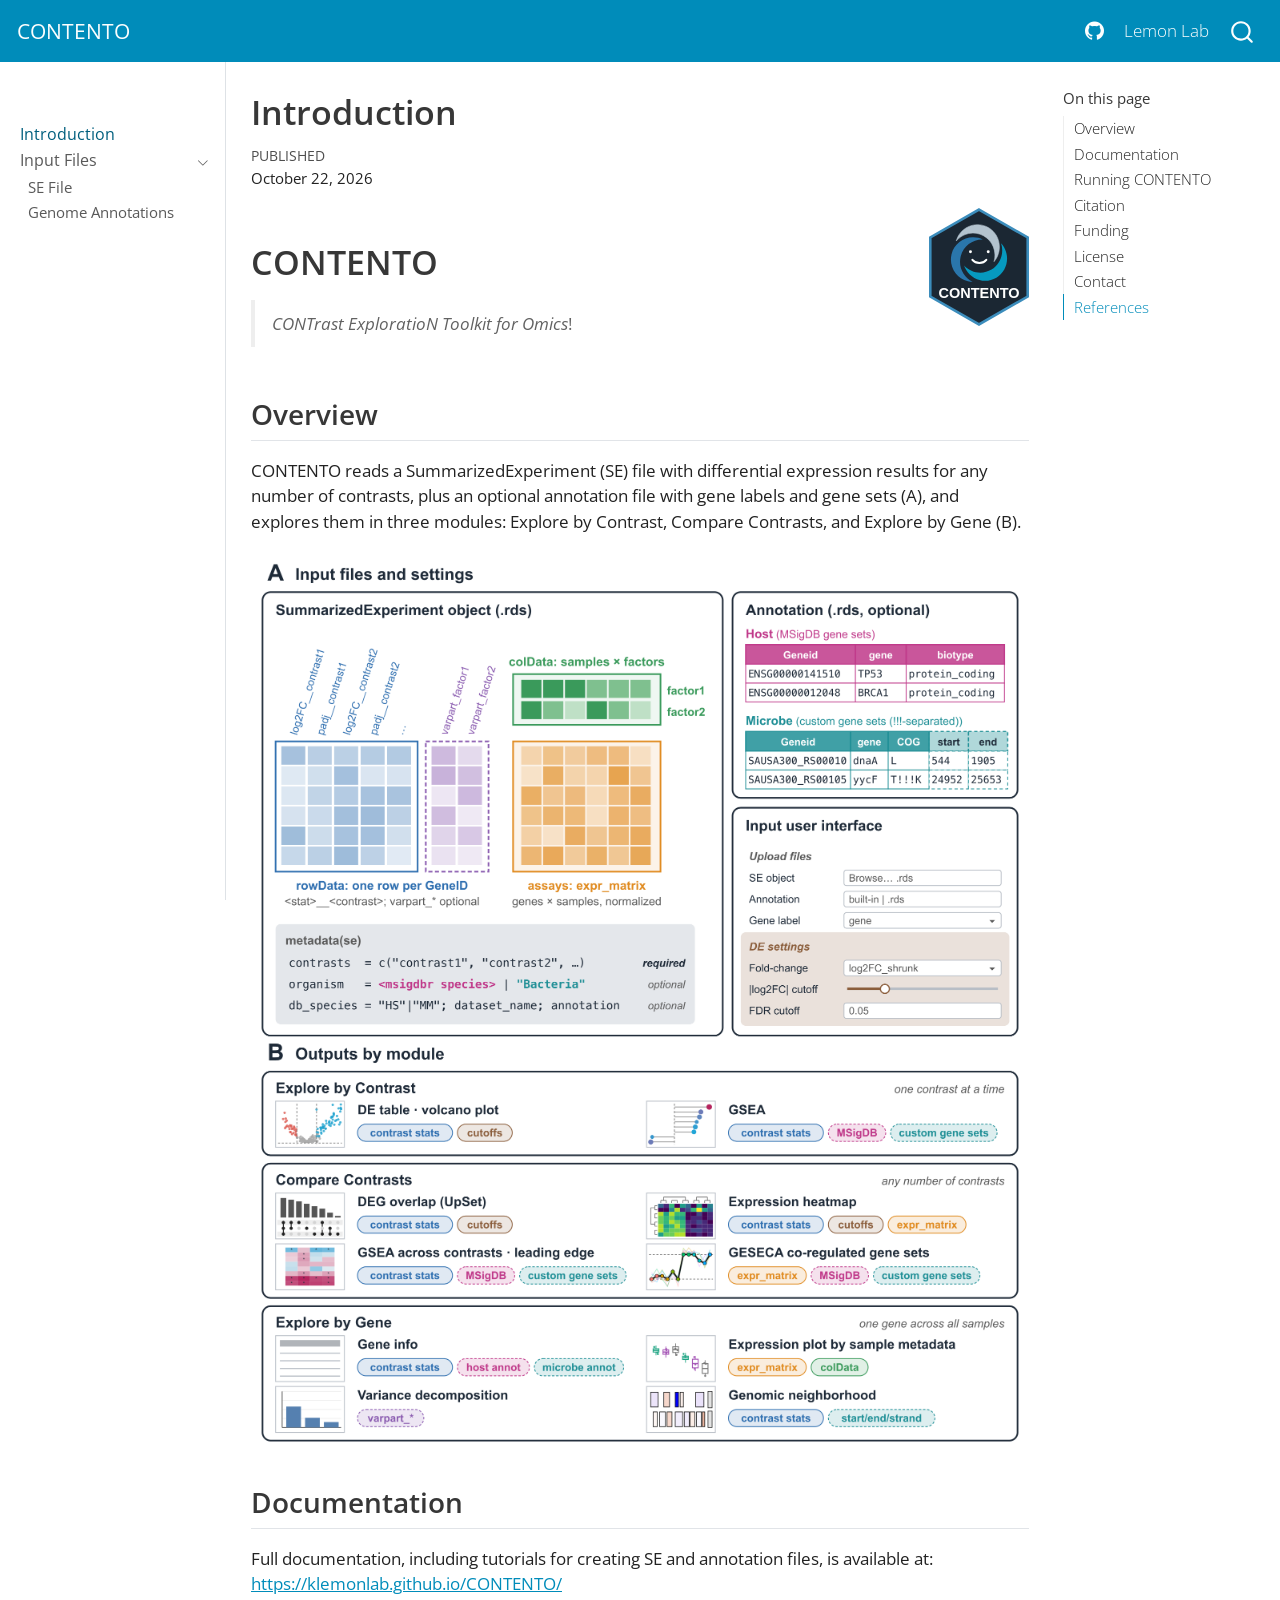
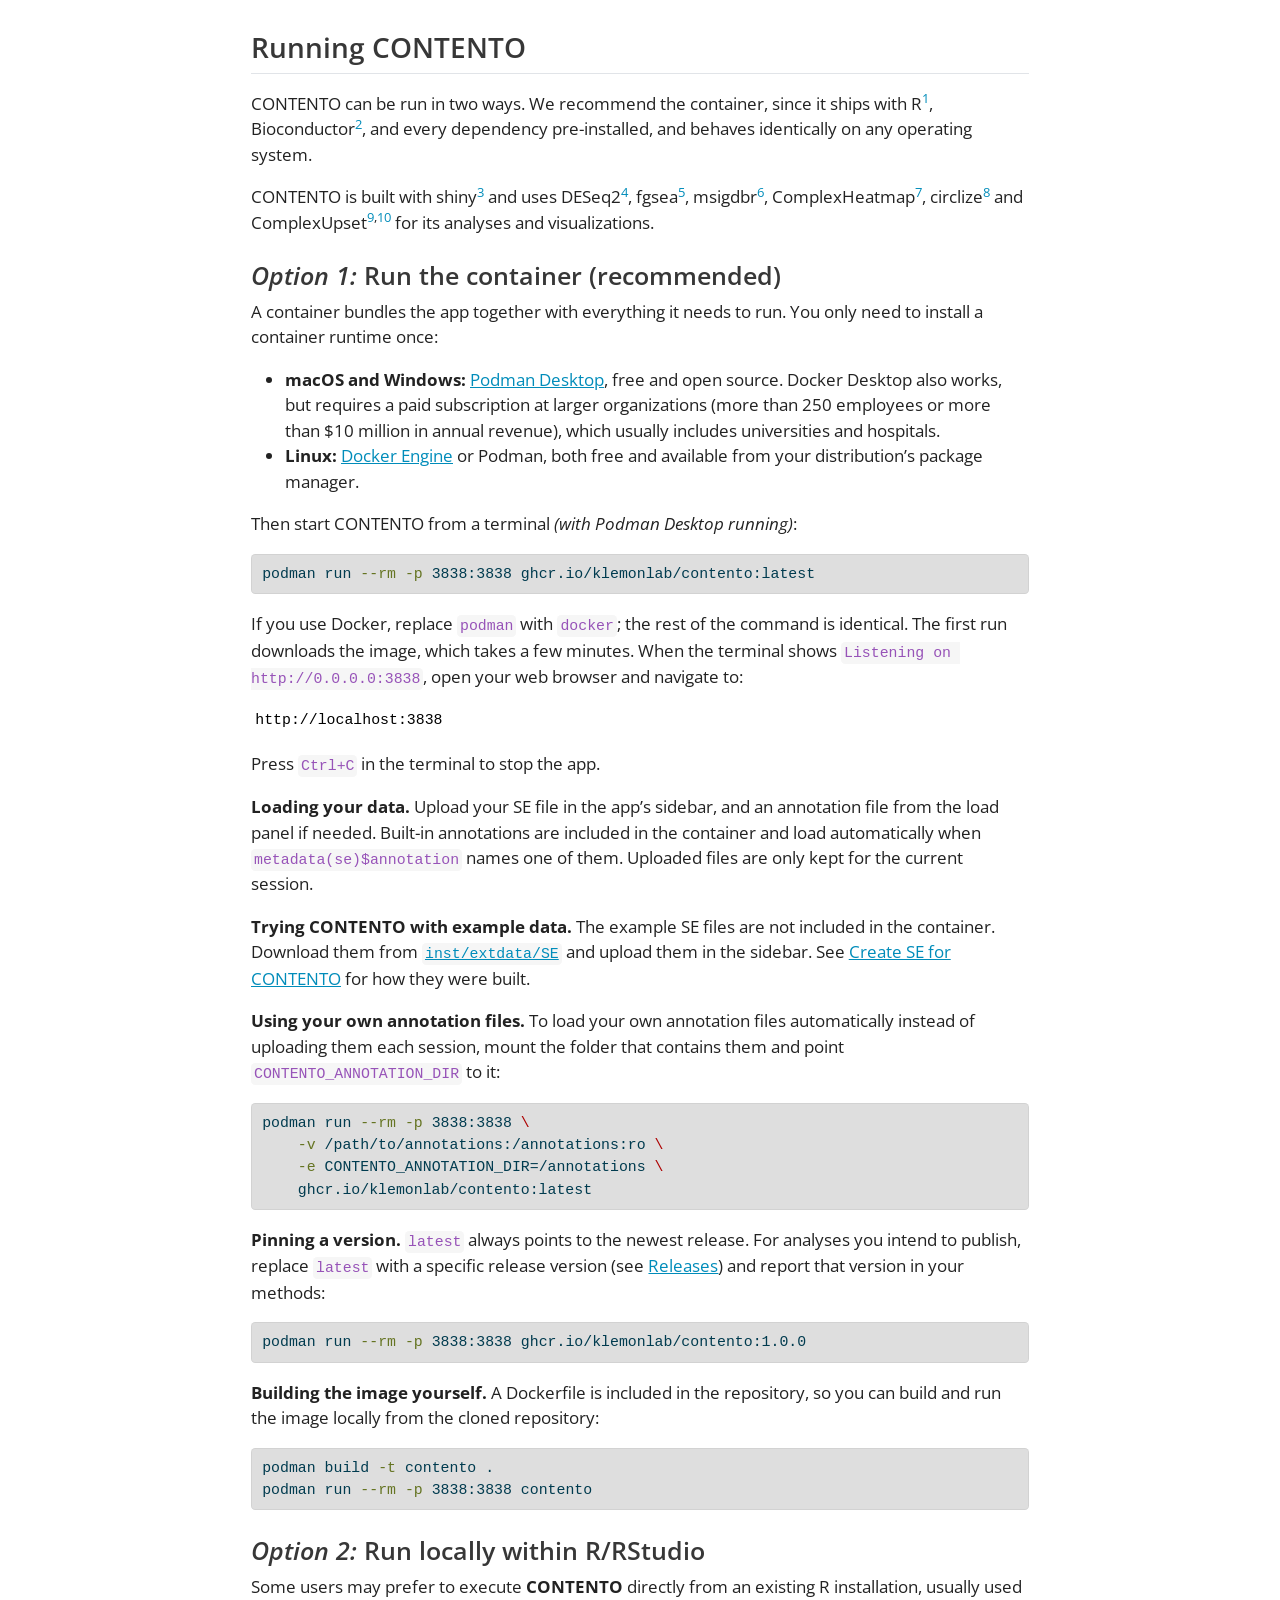
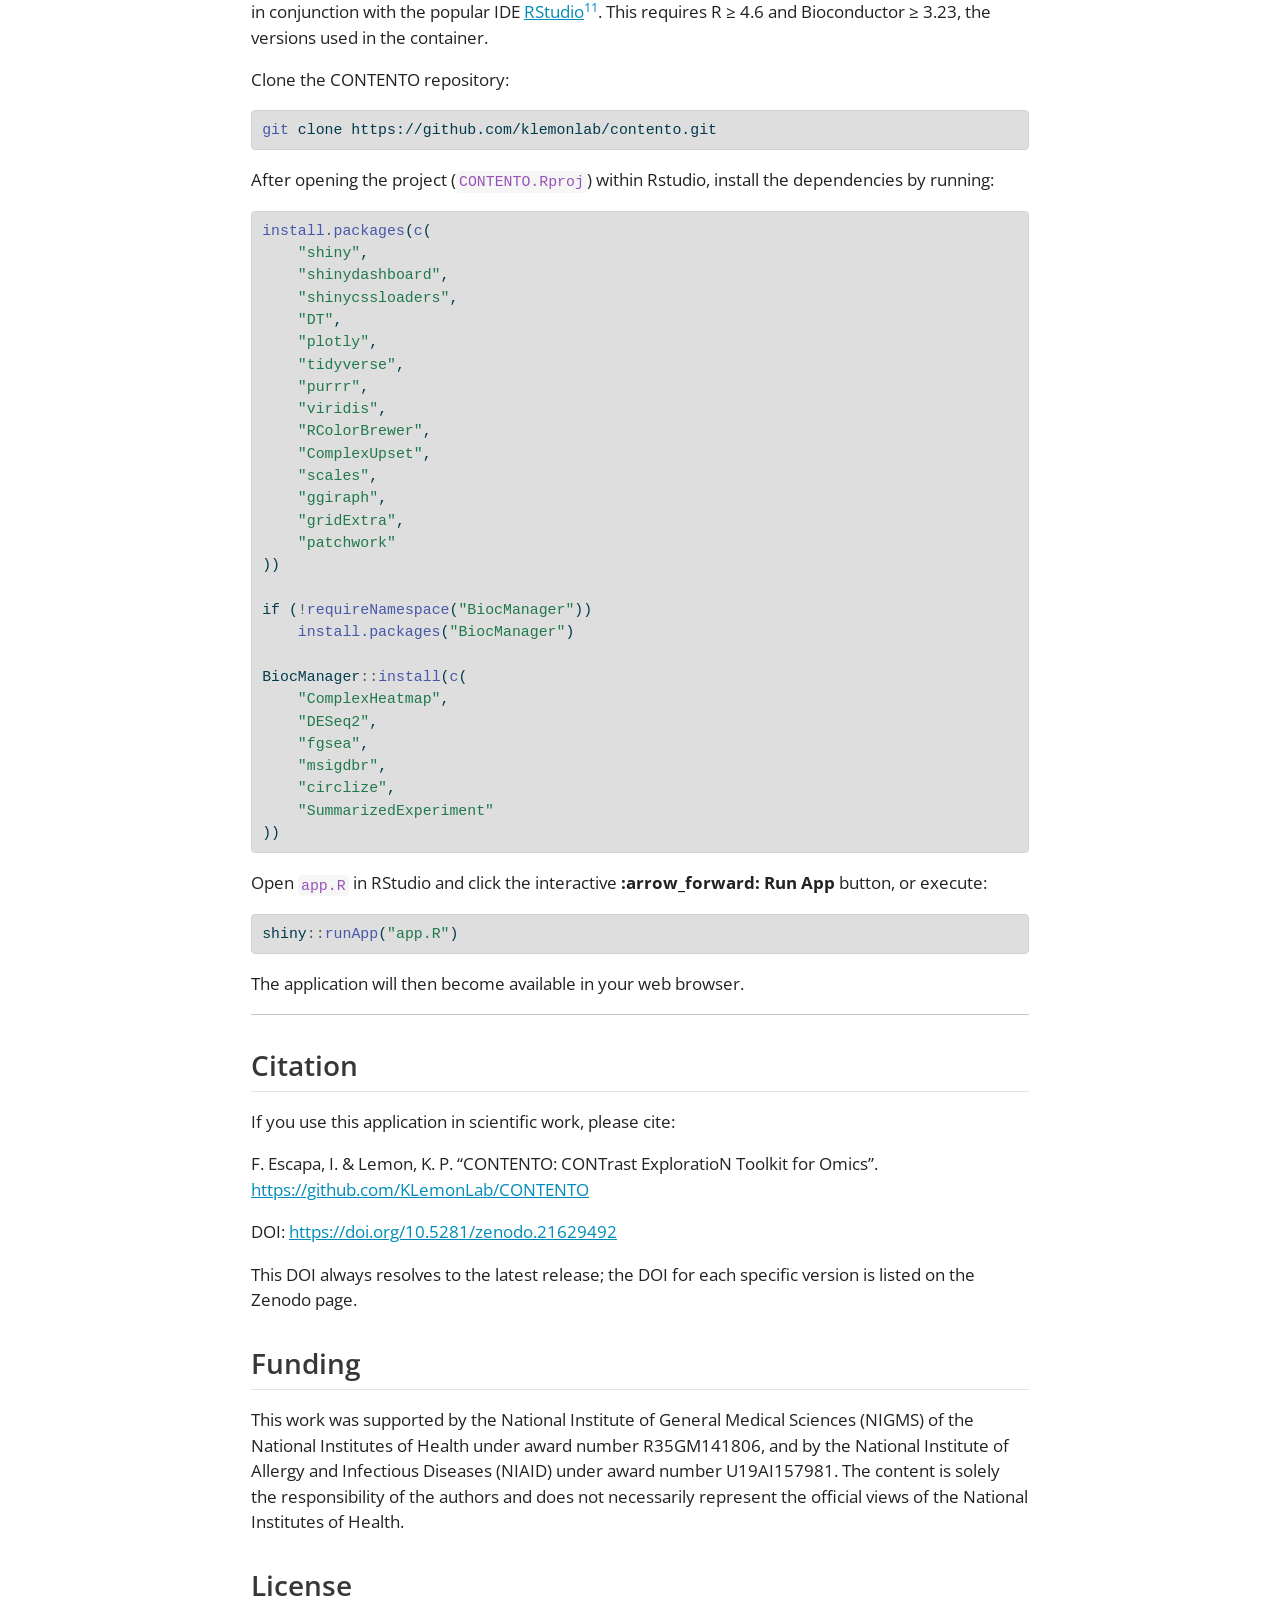
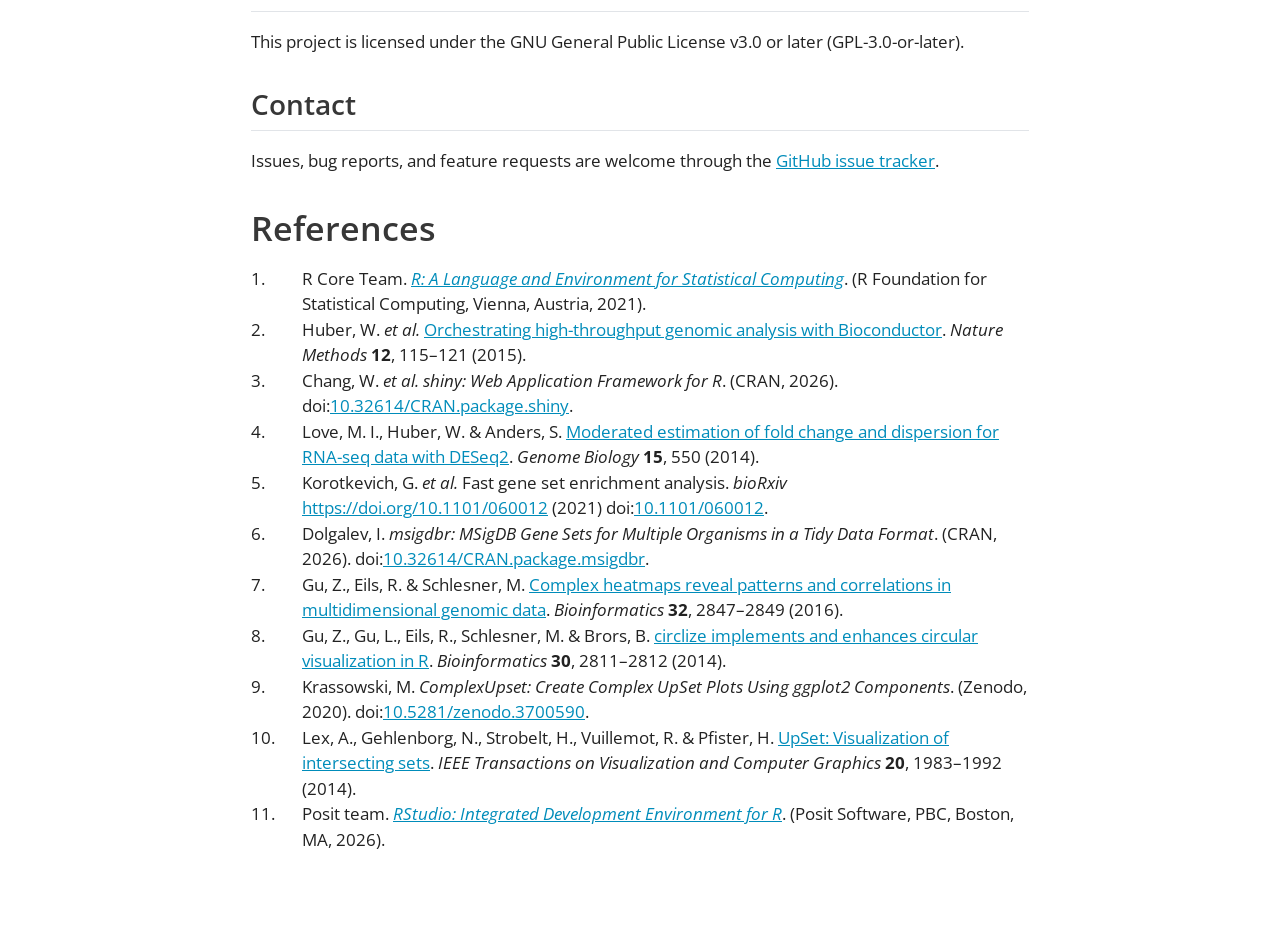
<file: docs/index.html>
<!DOCTYPE html>
<html xmlns="http://www.w3.org/1999/xhtml" lang="en" xml:lang="en"><head>

<meta charset="utf-8">
<meta name="generator" content="quarto-1.3.433">

<meta name="viewport" content="width=device-width, initial-scale=1.0, user-scalable=yes">

<meta name="dcterms.date" content="2026-10-22">

<title>CONTENTO - Introduction</title>
<style>
code{white-space: pre-wrap;}
span.smallcaps{font-variant: small-caps;}
div.columns{display: flex; gap: min(4vw, 1.5em);}
div.column{flex: auto; overflow-x: auto;}
div.hanging-indent{margin-left: 1.5em; text-indent: -1.5em;}
ul.task-list{list-style: none;}
ul.task-list li input[type="checkbox"] {
  width: 0.8em;
  margin: 0 0.8em 0.2em -1em; /* quarto-specific, see https://github.com/quarto-dev/quarto-cli/issues/4556 */ 
  vertical-align: middle;
}
/* CSS for syntax highlighting */
pre > code.sourceCode { white-space: pre; position: relative; }
pre > code.sourceCode > span { display: inline-block; line-height: 1.25; }
pre > code.sourceCode > span:empty { height: 1.2em; }
.sourceCode { overflow: visible; }
code.sourceCode > span { color: inherit; text-decoration: inherit; }
div.sourceCode { margin: 1em 0; }
pre.sourceCode { margin: 0; }
@media screen {
div.sourceCode { overflow: auto; }
}
@media print {
pre > code.sourceCode { white-space: pre-wrap; }
pre > code.sourceCode > span { text-indent: -5em; padding-left: 5em; }
}
pre.numberSource code
  { counter-reset: source-line 0; }
pre.numberSource code > span
  { position: relative; left: -4em; counter-increment: source-line; }
pre.numberSource code > span > a:first-child::before
  { content: counter(source-line);
    position: relative; left: -1em; text-align: right; vertical-align: baseline;
    border: none; display: inline-block;
    -webkit-touch-callout: none; -webkit-user-select: none;
    -khtml-user-select: none; -moz-user-select: none;
    -ms-user-select: none; user-select: none;
    padding: 0 4px; width: 4em;
  }
pre.numberSource { margin-left: 3em;  padding-left: 4px; }
div.sourceCode
  {   }
@media screen {
pre > code.sourceCode > span > a:first-child::before { text-decoration: underline; }
}
/* CSS for citations */
div.csl-bib-body { }
div.csl-entry {
  clear: both;
}
.hanging-indent div.csl-entry {
  margin-left:2em;
  text-indent:-2em;
}
div.csl-left-margin {
  min-width:2em;
  float:left;
}
div.csl-right-inline {
  margin-left:2em;
  padding-left:1em;
}
div.csl-indent {
  margin-left: 2em;
}</style>


<script src="site_libs/quarto-nav/quarto-nav.js"></script>
<script src="site_libs/quarto-nav/headroom.min.js"></script>
<script src="site_libs/clipboard/clipboard.min.js"></script>
<script src="site_libs/quarto-search/autocomplete.umd.js"></script>
<script src="site_libs/quarto-search/fuse.min.js"></script>
<script src="site_libs/quarto-search/quarto-search.js"></script>
<meta name="quarto:offset" content="./">
<script src="site_libs/quarto-html/quarto.js"></script>
<script src="site_libs/quarto-html/popper.min.js"></script>
<script src="site_libs/quarto-html/tippy.umd.min.js"></script>
<script src="site_libs/quarto-html/anchor.min.js"></script>
<link href="site_libs/quarto-html/tippy.css" rel="stylesheet">
<link href="site_libs/quarto-html/quarto-syntax-highlighting.css" rel="stylesheet" id="quarto-text-highlighting-styles">
<script src="site_libs/bootstrap/bootstrap.min.js"></script>
<link href="site_libs/bootstrap/bootstrap-icons.css" rel="stylesheet">
<link href="site_libs/bootstrap/bootstrap.min.css" rel="stylesheet" id="quarto-bootstrap" data-mode="light">
<script id="quarto-search-options" type="application/json">{
  "location": "navbar",
  "copy-button": false,
  "collapse-after": 3,
  "panel-placement": "end",
  "type": "overlay",
  "limit": 20,
  "language": {
    "search-no-results-text": "No results",
    "search-matching-documents-text": "matching documents",
    "search-copy-link-title": "Copy link to search",
    "search-hide-matches-text": "Hide additional matches",
    "search-more-match-text": "more match in this document",
    "search-more-matches-text": "more matches in this document",
    "search-clear-button-title": "Clear",
    "search-detached-cancel-button-title": "Cancel",
    "search-submit-button-title": "Submit",
    "search-label": "Search"
  }
}</script>


</head>

<body class="nav-sidebar docked nav-fixed">

<div id="quarto-search-results"></div>
  <header id="quarto-header" class="headroom fixed-top">
    <nav class="navbar navbar-expand-lg navbar-dark ">
      <div class="navbar-container container-fluid">
      <div class="navbar-brand-container">
    <a class="navbar-brand" href="./index.html">
    <span class="navbar-title"><strong>CONTENTO</strong></span>
    </a>
  </div>
            <div id="quarto-search" class="" title="Search"></div>
          <button class="navbar-toggler" type="button" data-bs-toggle="collapse" data-bs-target="#navbarCollapse" aria-controls="navbarCollapse" aria-expanded="false" aria-label="Toggle navigation" onclick="if (window.quartoToggleHeadroom) { window.quartoToggleHeadroom(); }">
  <span class="navbar-toggler-icon"></span>
</button>
          <div class="collapse navbar-collapse" id="navbarCollapse">
            <ul class="navbar-nav navbar-nav-scroll ms-auto">
  <li class="nav-item compact">
    <a class="nav-link" href="https://github.com/KLemonLab/CONTENTO" rel="" target=""><i class="bi bi-github" role="img" aria-label="GitHub">
</i> 
 <span class="menu-text"></span></a>
  </li>  
  <li class="nav-item">
    <a class="nav-link" href="https://www.bcm.edu/research/faculty-labs/katherine-lemon-lab" rel="" target="">
 <span class="menu-text">Lemon Lab</span></a>
  </li>  
</ul>
            <div class="quarto-navbar-tools">
</div>
          </div> <!-- /navcollapse -->
      </div> <!-- /container-fluid -->
    </nav>
  <nav class="quarto-secondary-nav">
    <div class="container-fluid d-flex">
      <button type="button" class="quarto-btn-toggle btn" data-bs-toggle="collapse" data-bs-target="#quarto-sidebar,#quarto-sidebar-glass" aria-controls="quarto-sidebar" aria-expanded="false" aria-label="Toggle sidebar navigation" onclick="if (window.quartoToggleHeadroom) { window.quartoToggleHeadroom(); }">
        <i class="bi bi-layout-text-sidebar-reverse"></i>
      </button>
      <nav class="quarto-page-breadcrumbs" aria-label="breadcrumb"><ol class="breadcrumb"><li class="breadcrumb-item"><a href="./index.html">Introduction</a></li></ol></nav>
      <a class="flex-grow-1" role="button" data-bs-toggle="collapse" data-bs-target="#quarto-sidebar,#quarto-sidebar-glass" aria-controls="quarto-sidebar" aria-expanded="false" aria-label="Toggle sidebar navigation" onclick="if (window.quartoToggleHeadroom) { window.quartoToggleHeadroom(); }">      
      </a>
      <button type="button" class="btn quarto-search-button" aria-label="" onclick="window.quartoOpenSearch();">
        <i class="bi bi-search"></i>
      </button>
    </div>
  </nav>
</header>
<!-- content -->
<div id="quarto-content" class="quarto-container page-columns page-rows-contents page-layout-full page-navbar">
<!-- sidebar -->
  <nav id="quarto-sidebar" class="sidebar collapse collapse-horizontal sidebar-navigation docked overflow-auto">
        <div class="mt-2 flex-shrink-0 align-items-center">
        <div class="sidebar-search">
        <div id="quarto-search" class="" title="Search"></div>
        </div>
        </div>
    <div class="sidebar-menu-container"> 
    <ul class="list-unstyled mt-1">
        <li class="sidebar-item">
  <div class="sidebar-item-container"> 
  <a href="./index.html" class="sidebar-item-text sidebar-link active">
 <span class="menu-text">Introduction</span></a>
  </div>
</li>
        <li class="sidebar-item sidebar-item-section">
      <div class="sidebar-item-container"> 
            <a class="sidebar-item-text sidebar-link text-start" data-bs-toggle="collapse" data-bs-target="#quarto-sidebar-section-1" aria-expanded="true">
 <span class="menu-text">Input Files</span></a>
          <a class="sidebar-item-toggle text-start" data-bs-toggle="collapse" data-bs-target="#quarto-sidebar-section-1" aria-expanded="true" aria-label="Toggle section">
            <i class="bi bi-chevron-right ms-2"></i>
          </a> 
      </div>
      <ul id="quarto-sidebar-section-1" class="collapse list-unstyled sidebar-section depth1 show">  
          <li class="sidebar-item">
  <div class="sidebar-item-container"> 
  <a href="./create-se-file.html" class="sidebar-item-text sidebar-link">
 <span class="menu-text">SE File</span></a>
  </div>
</li>
          <li class="sidebar-item">
  <div class="sidebar-item-container"> 
  <a href="./create-genome-annotations.html" class="sidebar-item-text sidebar-link">
 <span class="menu-text">Genome Annotations</span></a>
  </div>
</li>
      </ul>
  </li>
    </ul>
    </div>
</nav>
<div id="quarto-sidebar-glass" data-bs-toggle="collapse" data-bs-target="#quarto-sidebar,#quarto-sidebar-glass"></div>
<!-- margin-sidebar -->
    <div id="quarto-margin-sidebar" class="sidebar margin-sidebar">
        <nav id="TOC" role="doc-toc" class="toc-active">
    <h2 id="toc-title">On this page</h2>
   
  <ul class="collapse">
  <li><a href="#overview" id="toc-overview" class="nav-link active" data-scroll-target="#overview">Overview</a></li>
  <li><a href="#documentation" id="toc-documentation" class="nav-link" data-scroll-target="#documentation">Documentation</a></li>
  <li><a href="#running-contento" id="toc-running-contento" class="nav-link" data-scroll-target="#running-contento">Running CONTENTO</a></li>
  <li><a href="#citation" id="toc-citation" class="nav-link" data-scroll-target="#citation">Citation</a></li>
  <li><a href="#funding" id="toc-funding" class="nav-link" data-scroll-target="#funding">Funding</a></li>
  <li><a href="#license" id="toc-license" class="nav-link" data-scroll-target="#license">License</a></li>
  <li><a href="#contact" id="toc-contact" class="nav-link" data-scroll-target="#contact">Contact</a></li>
  <li><a href="#references" id="toc-references" class="nav-link" data-scroll-target="#references">References</a></li>
  </ul>
</nav>
    </div>
<!-- main -->
<main class="content column-body" id="quarto-document-content">

<header id="title-block-header" class="quarto-title-block default">
<div class="quarto-title">
<h1 class="title">Introduction</h1>
</div>



<div class="quarto-title-meta">

    
    <div>
    <div class="quarto-title-meta-heading">Published</div>
    <div class="quarto-title-meta-contents">
      <p class="date">October 22, 2026</p>
    </div>
  </div>
  
    
  </div>
  

</header>

<div class="columns">
<div class="column" style="width:75%;">
<section id="contento" class="level1">
<h1>CONTENTO</h1>
<blockquote class="blockquote">
<p><em>CONTrast ExploratioN Toolkit for Omics</em>!</p>
</blockquote>
</section>
</div><div class="column" style="width:25%;">
<div class="quarto-figure quarto-figure-right">
<figure class="figure">
<p><img src="images/logo_hex.svg" class="img-fluid figure-img" width="100"></p>
</figure>
</div>
</div>
</div>
<section id="overview" class="level2">
<h2 class="anchored" data-anchor-id="overview">Overview</h2>
<p>CONTENTO reads a SummarizedExperiment (SE) file with differential expression results for any number of contrasts, plus an optional annotation file with gene labels and gene sets (A), and explores them in three modules: Explore by Contrast, Compare Contrasts, and Explore by Gene (B).</p>
<p><img src="images/contento_overview.png" class="img-fluid" alt="CONTENTO inputs and outputs"></p>
</section>
<section id="documentation" class="level2">
<h2 class="anchored" data-anchor-id="documentation">Documentation</h2>
<p>Full documentation, including tutorials for creating SE and annotation files, is available at: <a href="https://klemonlab.github.io/CONTENTO/" class="uri">https://klemonlab.github.io/CONTENTO/</a></p>
</section>
<section id="running-contento" class="level2">
<h2 class="anchored" data-anchor-id="running-contento">Running CONTENTO</h2>
<p>CONTENTO can be run in two ways. We recommend the container, since it ships with R<span class="citation" data-cites="R"><sup><a href="#ref-R" role="doc-biblioref">1</a></sup></span>, Bioconductor<span class="citation" data-cites="huber2015"><sup><a href="#ref-huber2015" role="doc-biblioref">2</a></sup></span>, and every dependency pre-installed, and behaves identically on any operating system.</p>
<p>CONTENTO is built with shiny<span class="citation" data-cites="shiny"><sup><a href="#ref-shiny" role="doc-biblioref">3</a></sup></span> and uses DESeq2<span class="citation" data-cites="Love2014"><sup><a href="#ref-Love2014" role="doc-biblioref">4</a></sup></span>, fgsea<span class="citation" data-cites="korotkevich2021"><sup><a href="#ref-korotkevich2021" role="doc-biblioref">5</a></sup></span>, msigdbr<span class="citation" data-cites="msigdbr"><sup><a href="#ref-msigdbr" role="doc-biblioref">6</a></sup></span>, ComplexHeatmap<span class="citation" data-cites="gu2016"><sup><a href="#ref-gu2016" role="doc-biblioref">7</a></sup></span>, circlize<span class="citation" data-cites="gu2014"><sup><a href="#ref-gu2014" role="doc-biblioref">8</a></sup></span> and ComplexUpset<span class="citation" data-cites="complexupset lex2014"><sup><a href="#ref-complexupset" role="doc-biblioref">9</a>,<a href="#ref-lex2014" role="doc-biblioref">10</a></sup></span> for its analyses and visualizations.</p>
<section id="option-1-run-the-container-recommended" class="level3">
<h3 class="anchored" data-anchor-id="option-1-run-the-container-recommended"><em>Option 1:</em> Run the container (recommended)</h3>
<p>A container bundles the app together with everything it needs to run. You only need to install a container runtime once:</p>
<ul>
<li><strong>macOS and Windows:</strong> <a href="https://podman-desktop.io/">Podman Desktop</a>, free and open source. Docker Desktop also works, but requires a paid subscription at larger organizations (more than 250 employees or more than $10 million in annual revenue), which usually includes universities and hospitals.</li>
<li><strong>Linux:</strong> <a href="https://docs.docker.com/engine/install/">Docker Engine</a> or Podman, both free and available from your distribution’s package manager.</li>
</ul>
<p>Then start CONTENTO from a terminal <em>(with Podman Desktop running)</em>:</p>
<div class="cell">
<div class="sourceCode cell-code" id="cb1"><pre class="sourceCode bash code-with-copy"><code class="sourceCode bash"><span id="cb1-1"><a href="#cb1-1" aria-hidden="true" tabindex="-1"></a><span class="ex">podman</span> run <span class="at">--rm</span> <span class="at">-p</span> 3838:3838 ghcr.io/klemonlab/contento:latest</span></code><button title="Copy to Clipboard" class="code-copy-button"><i class="bi"></i></button></pre></div>
</div>
<p>If you use Docker, replace <code>podman</code> with <code>docker</code>; the rest of the command is identical. The first run downloads the image, which takes a few minutes. When the terminal shows <code>Listening on http://0.0.0.0:3838</code>, open your web browser and navigate to:</p>
<pre><code>http://localhost:3838</code></pre>
<p>Press <code>Ctrl+C</code> in the terminal to stop the app.</p>
<p><strong>Loading your data.</strong> Upload your SE file in the app’s sidebar, and an annotation file from the load panel if needed. Built-in annotations are included in the container and load automatically when <code>metadata(se)$annotation</code> names one of them. Uploaded files are only kept for the current session.</p>
<p><strong>Trying CONTENTO with example data.</strong> The example SE files are not included in the container. Download them from <a href="https://github.com/KLemonLab/CONTENTO/tree/main/inst/extdata/SE"><code>inst/extdata/SE</code></a> and upload them in the sidebar. See <a href="create-se-file.html">Create SE for CONTENTO</a> for how they were built.</p>
<p><strong>Using your own annotation files.</strong> To load your own annotation files automatically instead of uploading them each session, mount the folder that contains them and point <code>CONTENTO_ANNOTATION_DIR</code> to it:</p>
<div class="cell">
<div class="sourceCode cell-code" id="cb3"><pre class="sourceCode bash code-with-copy"><code class="sourceCode bash"><span id="cb3-1"><a href="#cb3-1" aria-hidden="true" tabindex="-1"></a><span class="ex">podman</span> run <span class="at">--rm</span> <span class="at">-p</span> 3838:3838 <span class="dt">\</span></span>
<span id="cb3-2"><a href="#cb3-2" aria-hidden="true" tabindex="-1"></a>    <span class="at">-v</span> /path/to/annotations:/annotations:ro <span class="dt">\</span></span>
<span id="cb3-3"><a href="#cb3-3" aria-hidden="true" tabindex="-1"></a>    <span class="at">-e</span> CONTENTO_ANNOTATION_DIR=/annotations <span class="dt">\</span></span>
<span id="cb3-4"><a href="#cb3-4" aria-hidden="true" tabindex="-1"></a>    ghcr.io/klemonlab/contento:latest</span></code><button title="Copy to Clipboard" class="code-copy-button"><i class="bi"></i></button></pre></div>
</div>
<p><strong>Pinning a version.</strong> <code>latest</code> always points to the newest release. For analyses you intend to publish, replace <code>latest</code> with a specific release version (see <a href="https://github.com/KLemonLab/CONTENTO/releases">Releases</a>) and report that version in your methods:</p>
<div class="cell">
<div class="sourceCode cell-code" id="cb4"><pre class="sourceCode bash code-with-copy"><code class="sourceCode bash"><span id="cb4-1"><a href="#cb4-1" aria-hidden="true" tabindex="-1"></a><span class="ex">podman</span> run <span class="at">--rm</span> <span class="at">-p</span> 3838:3838 ghcr.io/klemonlab/contento:1.0.0</span></code><button title="Copy to Clipboard" class="code-copy-button"><i class="bi"></i></button></pre></div>
</div>
<p><strong>Building the image yourself.</strong> A Dockerfile is included in the repository, so you can build and run the image locally from the cloned repository:</p>
<div class="cell">
<div class="sourceCode cell-code" id="cb5"><pre class="sourceCode bash code-with-copy"><code class="sourceCode bash"><span id="cb5-1"><a href="#cb5-1" aria-hidden="true" tabindex="-1"></a><span class="ex">podman</span> build <span class="at">-t</span> contento .</span>
<span id="cb5-2"><a href="#cb5-2" aria-hidden="true" tabindex="-1"></a><span class="ex">podman</span> run <span class="at">--rm</span> <span class="at">-p</span> 3838:3838 contento</span></code><button title="Copy to Clipboard" class="code-copy-button"><i class="bi"></i></button></pre></div>
</div>
</section>
<section id="option-2-run-locally-within-rrstudio" class="level3">
<h3 class="anchored" data-anchor-id="option-2-run-locally-within-rrstudio"><em>Option 2:</em> Run locally within R/RStudio</h3>
<p>Some users may prefer to execute <strong>CONTENTO</strong> directly from an existing R installation, usually used in conjunction with the popular IDE <a href="https://posit.co/download/rstudio-desktop">RStudio</a><span class="citation" data-cites="RStudio"><sup><a href="#ref-RStudio" role="doc-biblioref">11</a></sup></span>. This requires R ≥ 4.6 and Bioconductor ≥ 3.23, the versions used in the container.</p>
<p>Clone the CONTENTO repository:</p>
<div class="cell">
<div class="sourceCode cell-code" id="cb6"><pre class="sourceCode bash code-with-copy"><code class="sourceCode bash"><span id="cb6-1"><a href="#cb6-1" aria-hidden="true" tabindex="-1"></a><span class="fu">git</span> clone https://github.com/klemonlab/contento.git</span></code><button title="Copy to Clipboard" class="code-copy-button"><i class="bi"></i></button></pre></div>
</div>
<p>After opening the project (<code>CONTENTO.Rproj</code>) within Rstudio, install the dependencies by running:</p>
<div class="cell">
<div class="sourceCode cell-code" id="cb7"><pre class="sourceCode r code-with-copy"><code class="sourceCode r"><span id="cb7-1"><a href="#cb7-1" aria-hidden="true" tabindex="-1"></a><span class="fu">install.packages</span>(<span class="fu">c</span>(</span>
<span id="cb7-2"><a href="#cb7-2" aria-hidden="true" tabindex="-1"></a>    <span class="st">"shiny"</span>,</span>
<span id="cb7-3"><a href="#cb7-3" aria-hidden="true" tabindex="-1"></a>    <span class="st">"shinydashboard"</span>,</span>
<span id="cb7-4"><a href="#cb7-4" aria-hidden="true" tabindex="-1"></a>    <span class="st">"shinycssloaders"</span>,</span>
<span id="cb7-5"><a href="#cb7-5" aria-hidden="true" tabindex="-1"></a>    <span class="st">"DT"</span>,</span>
<span id="cb7-6"><a href="#cb7-6" aria-hidden="true" tabindex="-1"></a>    <span class="st">"plotly"</span>,</span>
<span id="cb7-7"><a href="#cb7-7" aria-hidden="true" tabindex="-1"></a>    <span class="st">"tidyverse"</span>,</span>
<span id="cb7-8"><a href="#cb7-8" aria-hidden="true" tabindex="-1"></a>    <span class="st">"purrr"</span>,</span>
<span id="cb7-9"><a href="#cb7-9" aria-hidden="true" tabindex="-1"></a>    <span class="st">"viridis"</span>,</span>
<span id="cb7-10"><a href="#cb7-10" aria-hidden="true" tabindex="-1"></a>    <span class="st">"RColorBrewer"</span>,</span>
<span id="cb7-11"><a href="#cb7-11" aria-hidden="true" tabindex="-1"></a>    <span class="st">"ComplexUpset"</span>,</span>
<span id="cb7-12"><a href="#cb7-12" aria-hidden="true" tabindex="-1"></a>    <span class="st">"scales"</span>,</span>
<span id="cb7-13"><a href="#cb7-13" aria-hidden="true" tabindex="-1"></a>    <span class="st">"ggiraph"</span>,</span>
<span id="cb7-14"><a href="#cb7-14" aria-hidden="true" tabindex="-1"></a>    <span class="st">"gridExtra"</span>,</span>
<span id="cb7-15"><a href="#cb7-15" aria-hidden="true" tabindex="-1"></a>    <span class="st">"patchwork"</span></span>
<span id="cb7-16"><a href="#cb7-16" aria-hidden="true" tabindex="-1"></a>))</span>
<span id="cb7-17"><a href="#cb7-17" aria-hidden="true" tabindex="-1"></a></span>
<span id="cb7-18"><a href="#cb7-18" aria-hidden="true" tabindex="-1"></a><span class="cf">if</span> (<span class="sc">!</span><span class="fu">requireNamespace</span>(<span class="st">"BiocManager"</span>))</span>
<span id="cb7-19"><a href="#cb7-19" aria-hidden="true" tabindex="-1"></a>    <span class="fu">install.packages</span>(<span class="st">"BiocManager"</span>)</span>
<span id="cb7-20"><a href="#cb7-20" aria-hidden="true" tabindex="-1"></a></span>
<span id="cb7-21"><a href="#cb7-21" aria-hidden="true" tabindex="-1"></a>BiocManager<span class="sc">::</span><span class="fu">install</span>(<span class="fu">c</span>(</span>
<span id="cb7-22"><a href="#cb7-22" aria-hidden="true" tabindex="-1"></a>    <span class="st">"ComplexHeatmap"</span>,</span>
<span id="cb7-23"><a href="#cb7-23" aria-hidden="true" tabindex="-1"></a>    <span class="st">"DESeq2"</span>,</span>
<span id="cb7-24"><a href="#cb7-24" aria-hidden="true" tabindex="-1"></a>    <span class="st">"fgsea"</span>,</span>
<span id="cb7-25"><a href="#cb7-25" aria-hidden="true" tabindex="-1"></a>    <span class="st">"msigdbr"</span>,</span>
<span id="cb7-26"><a href="#cb7-26" aria-hidden="true" tabindex="-1"></a>    <span class="st">"circlize"</span>,</span>
<span id="cb7-27"><a href="#cb7-27" aria-hidden="true" tabindex="-1"></a>    <span class="st">"SummarizedExperiment"</span></span>
<span id="cb7-28"><a href="#cb7-28" aria-hidden="true" tabindex="-1"></a>))</span></code><button title="Copy to Clipboard" class="code-copy-button"><i class="bi"></i></button></pre></div>
</div>
<p>Open <code>app.R</code> in RStudio and click the interactive <strong>:arrow_forward: Run App</strong> button, or execute:</p>
<div class="cell">
<div class="sourceCode cell-code" id="cb8"><pre class="sourceCode r code-with-copy"><code class="sourceCode r"><span id="cb8-1"><a href="#cb8-1" aria-hidden="true" tabindex="-1"></a>shiny<span class="sc">::</span><span class="fu">runApp</span>(<span class="st">"app.R"</span>)</span></code><button title="Copy to Clipboard" class="code-copy-button"><i class="bi"></i></button></pre></div>
</div>
<p>The application will then become available in your web browser.</p>
<hr>
</section>
</section>
<section id="citation" class="level2">
<h2 class="anchored" data-anchor-id="citation">Citation</h2>
<p>If you use this application in scientific work, please cite:</p>
<p>F. Escapa, I. &amp; Lemon, K. P. “CONTENTO: CONTrast ExploratioN Toolkit for Omics”. <a href="https://github.com/KLemonLab/CONTENTO" class="uri">https://github.com/KLemonLab/CONTENTO</a></p>
<p>DOI: <a href="https://doi.org/10.5281/zenodo.21629492" class="uri">https://doi.org/10.5281/zenodo.21629492</a></p>
<p>This DOI always resolves to the latest release; the DOI for each specific version is listed on the Zenodo page.</p>
</section>
<section id="funding" class="level2">
<h2 class="anchored" data-anchor-id="funding">Funding</h2>
<p>This work was supported by the National Institute of General Medical Sciences (NIGMS) of the National Institutes of Health under award number R35GM141806, and by the National Institute of Allergy and Infectious Diseases (NIAID) under award number U19AI157981. The content is solely the responsibility of the authors and does not necessarily represent the official views of the National Institutes of Health.</p>
</section>
<section id="license" class="level2">
<h2 class="anchored" data-anchor-id="license">License</h2>
<p>This project is licensed under the GNU General Public License v3.0 or later (GPL-3.0-or-later).</p>
</section>
<section id="contact" class="level2">
<h2 class="anchored" data-anchor-id="contact">Contact</h2>
<p>Issues, bug reports, and feature requests are welcome through the <a href="https://github.com/KLemonLab/CONTENTO/issues">GitHub issue tracker</a>.</p>
</section>
<section id="references" class="level1 unnumbered">
<h1 class="unnumbered">References</h1>
<div id="refs" class="references csl-bib-body" data-line-spacing="2" role="list">
<div id="ref-R" class="csl-entry" role="listitem">
<div class="csl-left-margin">1. </div><div class="csl-right-inline">R Core Team. <em><a href="https://www.R-project.org/">R: A Language and Environment for Statistical Computing</a></em>. (R Foundation for Statistical Computing, Vienna, Austria, 2021).</div>
</div>
<div id="ref-huber2015" class="csl-entry" role="listitem">
<div class="csl-left-margin">2. </div><div class="csl-right-inline">Huber, W. <em>et al.</em> <a href="https://doi.org/10.1038/nmeth.3252">Orchestrating high-throughput genomic analysis with Bioconductor</a>. <em>Nature Methods</em> <strong>12</strong>, 115–121 (2015).</div>
</div>
<div id="ref-shiny" class="csl-entry" role="listitem">
<div class="csl-left-margin">3. </div><div class="csl-right-inline">Chang, W. <em>et al.</em> <em><span class="nocase">shiny</span>: Web Application Framework for <span>R</span></em>. (CRAN, 2026). doi:<a href="https://doi.org/10.32614/CRAN.package.shiny">10.32614/CRAN.package.shiny</a>.</div>
</div>
<div id="ref-Love2014" class="csl-entry" role="listitem">
<div class="csl-left-margin">4. </div><div class="csl-right-inline">Love, M. I., Huber, W. &amp; Anders, S. <a href="https://doi.org/10.1186/s13059-014-0550-8">Moderated estimation of fold change and dispersion for RNA-seq data with DESeq2</a>. <em>Genome Biology</em> <strong>15</strong>, 550 (2014).</div>
</div>
<div id="ref-korotkevich2021" class="csl-entry" role="listitem">
<div class="csl-left-margin">5. </div><div class="csl-right-inline">Korotkevich, G. <em>et al.</em> Fast gene set enrichment analysis. <em>bioRxiv</em> <a href="https://doi.org/10.1101/060012">https://doi.org/10.1101/060012</a> (2021) doi:<a href="https://doi.org/10.1101/060012">10.1101/060012</a>.</div>
</div>
<div id="ref-msigdbr" class="csl-entry" role="listitem">
<div class="csl-left-margin">6. </div><div class="csl-right-inline">Dolgalev, I. <em><span class="nocase">msigdbr</span>: MSigDB Gene Sets for Multiple Organisms in a Tidy Data Format</em>. (CRAN, 2026). doi:<a href="https://doi.org/10.32614/CRAN.package.msigdbr">10.32614/CRAN.package.msigdbr</a>.</div>
</div>
<div id="ref-gu2016" class="csl-entry" role="listitem">
<div class="csl-left-margin">7. </div><div class="csl-right-inline">Gu, Z., Eils, R. &amp; Schlesner, M. <a href="https://doi.org/10.1093/bioinformatics/btw313">Complex heatmaps reveal patterns and correlations in multidimensional genomic data</a>. <em>Bioinformatics</em> <strong>32</strong>, 2847–2849 (2016).</div>
</div>
<div id="ref-gu2014" class="csl-entry" role="listitem">
<div class="csl-left-margin">8. </div><div class="csl-right-inline">Gu, Z., Gu, L., Eils, R., Schlesner, M. &amp; Brors, B. <a href="https://doi.org/10.1093/bioinformatics/btu393"><span class="nocase">circlize</span> implements and enhances circular visualization in <span>R</span></a>. <em>Bioinformatics</em> <strong>30</strong>, 2811–2812 (2014).</div>
</div>
<div id="ref-complexupset" class="csl-entry" role="listitem">
<div class="csl-left-margin">9. </div><div class="csl-right-inline">Krassowski, M. <em><span>ComplexUpset</span>: Create Complex UpSet Plots Using <span class="nocase">ggplot2</span> Components</em>. (Zenodo, 2020). doi:<a href="https://doi.org/10.5281/zenodo.3700590">10.5281/zenodo.3700590</a>.</div>
</div>
<div id="ref-lex2014" class="csl-entry" role="listitem">
<div class="csl-left-margin">10. </div><div class="csl-right-inline">Lex, A., Gehlenborg, N., Strobelt, H., Vuillemot, R. &amp; Pfister, H. <a href="https://doi.org/10.1109/TVCG.2014.2346248"><span>UpSet</span>: Visualization of intersecting sets</a>. <em>IEEE Transactions on Visualization and Computer Graphics</em> <strong>20</strong>, 1983–1992 (2014).</div>
</div>
<div id="ref-RStudio" class="csl-entry" role="listitem">
<div class="csl-left-margin">11. </div><div class="csl-right-inline">Posit team. <em><a href="http://www.posit.co/"><span>RStudio</span>: Integrated Development Environment for <span>R</span></a></em>. (Posit Software, PBC, Boston, MA, 2026).</div>
</div>
</div>


</section>

</main> <!-- /main -->
<script id="quarto-html-after-body" type="application/javascript">
window.document.addEventListener("DOMContentLoaded", function (event) {
  const toggleBodyColorMode = (bsSheetEl) => {
    const mode = bsSheetEl.getAttribute("data-mode");
    const bodyEl = window.document.querySelector("body");
    if (mode === "dark") {
      bodyEl.classList.add("quarto-dark");
      bodyEl.classList.remove("quarto-light");
    } else {
      bodyEl.classList.add("quarto-light");
      bodyEl.classList.remove("quarto-dark");
    }
  }
  const toggleBodyColorPrimary = () => {
    const bsSheetEl = window.document.querySelector("link#quarto-bootstrap");
    if (bsSheetEl) {
      toggleBodyColorMode(bsSheetEl);
    }
  }
  toggleBodyColorPrimary();  
  const icon = "";
  const anchorJS = new window.AnchorJS();
  anchorJS.options = {
    placement: 'right',
    icon: icon
  };
  anchorJS.add('.anchored');
  const isCodeAnnotation = (el) => {
    for (const clz of el.classList) {
      if (clz.startsWith('code-annotation-')) {                     
        return true;
      }
    }
    return false;
  }
  const clipboard = new window.ClipboardJS('.code-copy-button', {
    text: function(trigger) {
      const codeEl = trigger.previousElementSibling.cloneNode(true);
      for (const childEl of codeEl.children) {
        if (isCodeAnnotation(childEl)) {
          childEl.remove();
        }
      }
      return codeEl.innerText;
    }
  });
  clipboard.on('success', function(e) {
    // button target
    const button = e.trigger;
    // don't keep focus
    button.blur();
    // flash "checked"
    button.classList.add('code-copy-button-checked');
    var currentTitle = button.getAttribute("title");
    button.setAttribute("title", "Copied!");
    let tooltip;
    if (window.bootstrap) {
      button.setAttribute("data-bs-toggle", "tooltip");
      button.setAttribute("data-bs-placement", "left");
      button.setAttribute("data-bs-title", "Copied!");
      tooltip = new bootstrap.Tooltip(button, 
        { trigger: "manual", 
          customClass: "code-copy-button-tooltip",
          offset: [0, -8]});
      tooltip.show();    
    }
    setTimeout(function() {
      if (tooltip) {
        tooltip.hide();
        button.removeAttribute("data-bs-title");
        button.removeAttribute("data-bs-toggle");
        button.removeAttribute("data-bs-placement");
      }
      button.setAttribute("title", currentTitle);
      button.classList.remove('code-copy-button-checked');
    }, 1000);
    // clear code selection
    e.clearSelection();
  });
  function tippyHover(el, contentFn) {
    const config = {
      allowHTML: true,
      content: contentFn,
      maxWidth: 500,
      delay: 100,
      arrow: false,
      appendTo: function(el) {
          return el.parentElement;
      },
      interactive: true,
      interactiveBorder: 10,
      theme: 'quarto',
      placement: 'bottom-start'
    };
    window.tippy(el, config); 
  }
  const noterefs = window.document.querySelectorAll('a[role="doc-noteref"]');
  for (var i=0; i<noterefs.length; i++) {
    const ref = noterefs[i];
    tippyHover(ref, function() {
      // use id or data attribute instead here
      let href = ref.getAttribute('data-footnote-href') || ref.getAttribute('href');
      try { href = new URL(href).hash; } catch {}
      const id = href.replace(/^#\/?/, "");
      const note = window.document.getElementById(id);
      return note.innerHTML;
    });
  }
      let selectedAnnoteEl;
      const selectorForAnnotation = ( cell, annotation) => {
        let cellAttr = 'data-code-cell="' + cell + '"';
        let lineAttr = 'data-code-annotation="' +  annotation + '"';
        const selector = 'span[' + cellAttr + '][' + lineAttr + ']';
        return selector;
      }
      const selectCodeLines = (annoteEl) => {
        const doc = window.document;
        const targetCell = annoteEl.getAttribute("data-target-cell");
        const targetAnnotation = annoteEl.getAttribute("data-target-annotation");
        const annoteSpan = window.document.querySelector(selectorForAnnotation(targetCell, targetAnnotation));
        const lines = annoteSpan.getAttribute("data-code-lines").split(",");
        const lineIds = lines.map((line) => {
          return targetCell + "-" + line;
        })
        let top = null;
        let height = null;
        let parent = null;
        if (lineIds.length > 0) {
            //compute the position of the single el (top and bottom and make a div)
            const el = window.document.getElementById(lineIds[0]);
            top = el.offsetTop;
            height = el.offsetHeight;
            parent = el.parentElement.parentElement;
          if (lineIds.length > 1) {
            const lastEl = window.document.getElementById(lineIds[lineIds.length - 1]);
            const bottom = lastEl.offsetTop + lastEl.offsetHeight;
            height = bottom - top;
          }
          if (top !== null && height !== null && parent !== null) {
            // cook up a div (if necessary) and position it 
            let div = window.document.getElementById("code-annotation-line-highlight");
            if (div === null) {
              div = window.document.createElement("div");
              div.setAttribute("id", "code-annotation-line-highlight");
              div.style.position = 'absolute';
              parent.appendChild(div);
            }
            div.style.top = top - 2 + "px";
            div.style.height = height + 4 + "px";
            let gutterDiv = window.document.getElementById("code-annotation-line-highlight-gutter");
            if (gutterDiv === null) {
              gutterDiv = window.document.createElement("div");
              gutterDiv.setAttribute("id", "code-annotation-line-highlight-gutter");
              gutterDiv.style.position = 'absolute';
              const codeCell = window.document.getElementById(targetCell);
              const gutter = codeCell.querySelector('.code-annotation-gutter');
              gutter.appendChild(gutterDiv);
            }
            gutterDiv.style.top = top - 2 + "px";
            gutterDiv.style.height = height + 4 + "px";
          }
          selectedAnnoteEl = annoteEl;
        }
      };
      const unselectCodeLines = () => {
        const elementsIds = ["code-annotation-line-highlight", "code-annotation-line-highlight-gutter"];
        elementsIds.forEach((elId) => {
          const div = window.document.getElementById(elId);
          if (div) {
            div.remove();
          }
        });
        selectedAnnoteEl = undefined;
      };
      // Attach click handler to the DT
      const annoteDls = window.document.querySelectorAll('dt[data-target-cell]');
      for (const annoteDlNode of annoteDls) {
        annoteDlNode.addEventListener('click', (event) => {
          const clickedEl = event.target;
          if (clickedEl !== selectedAnnoteEl) {
            unselectCodeLines();
            const activeEl = window.document.querySelector('dt[data-target-cell].code-annotation-active');
            if (activeEl) {
              activeEl.classList.remove('code-annotation-active');
            }
            selectCodeLines(clickedEl);
            clickedEl.classList.add('code-annotation-active');
          } else {
            // Unselect the line
            unselectCodeLines();
            clickedEl.classList.remove('code-annotation-active');
          }
        });
      }
  const findCites = (el) => {
    const parentEl = el.parentElement;
    if (parentEl) {
      const cites = parentEl.dataset.cites;
      if (cites) {
        return {
          el,
          cites: cites.split(' ')
        };
      } else {
        return findCites(el.parentElement)
      }
    } else {
      return undefined;
    }
  };
  var bibliorefs = window.document.querySelectorAll('a[role="doc-biblioref"]');
  for (var i=0; i<bibliorefs.length; i++) {
    const ref = bibliorefs[i];
    const citeInfo = findCites(ref);
    if (citeInfo) {
      tippyHover(citeInfo.el, function() {
        var popup = window.document.createElement('div');
        citeInfo.cites.forEach(function(cite) {
          var citeDiv = window.document.createElement('div');
          citeDiv.classList.add('hanging-indent');
          citeDiv.classList.add('csl-entry');
          var biblioDiv = window.document.getElementById('ref-' + cite);
          if (biblioDiv) {
            citeDiv.innerHTML = biblioDiv.innerHTML;
          }
          popup.appendChild(citeDiv);
        });
        return popup.innerHTML;
      });
    }
  }
});
</script>
</div> <!-- /content -->



</body></html>
</file>
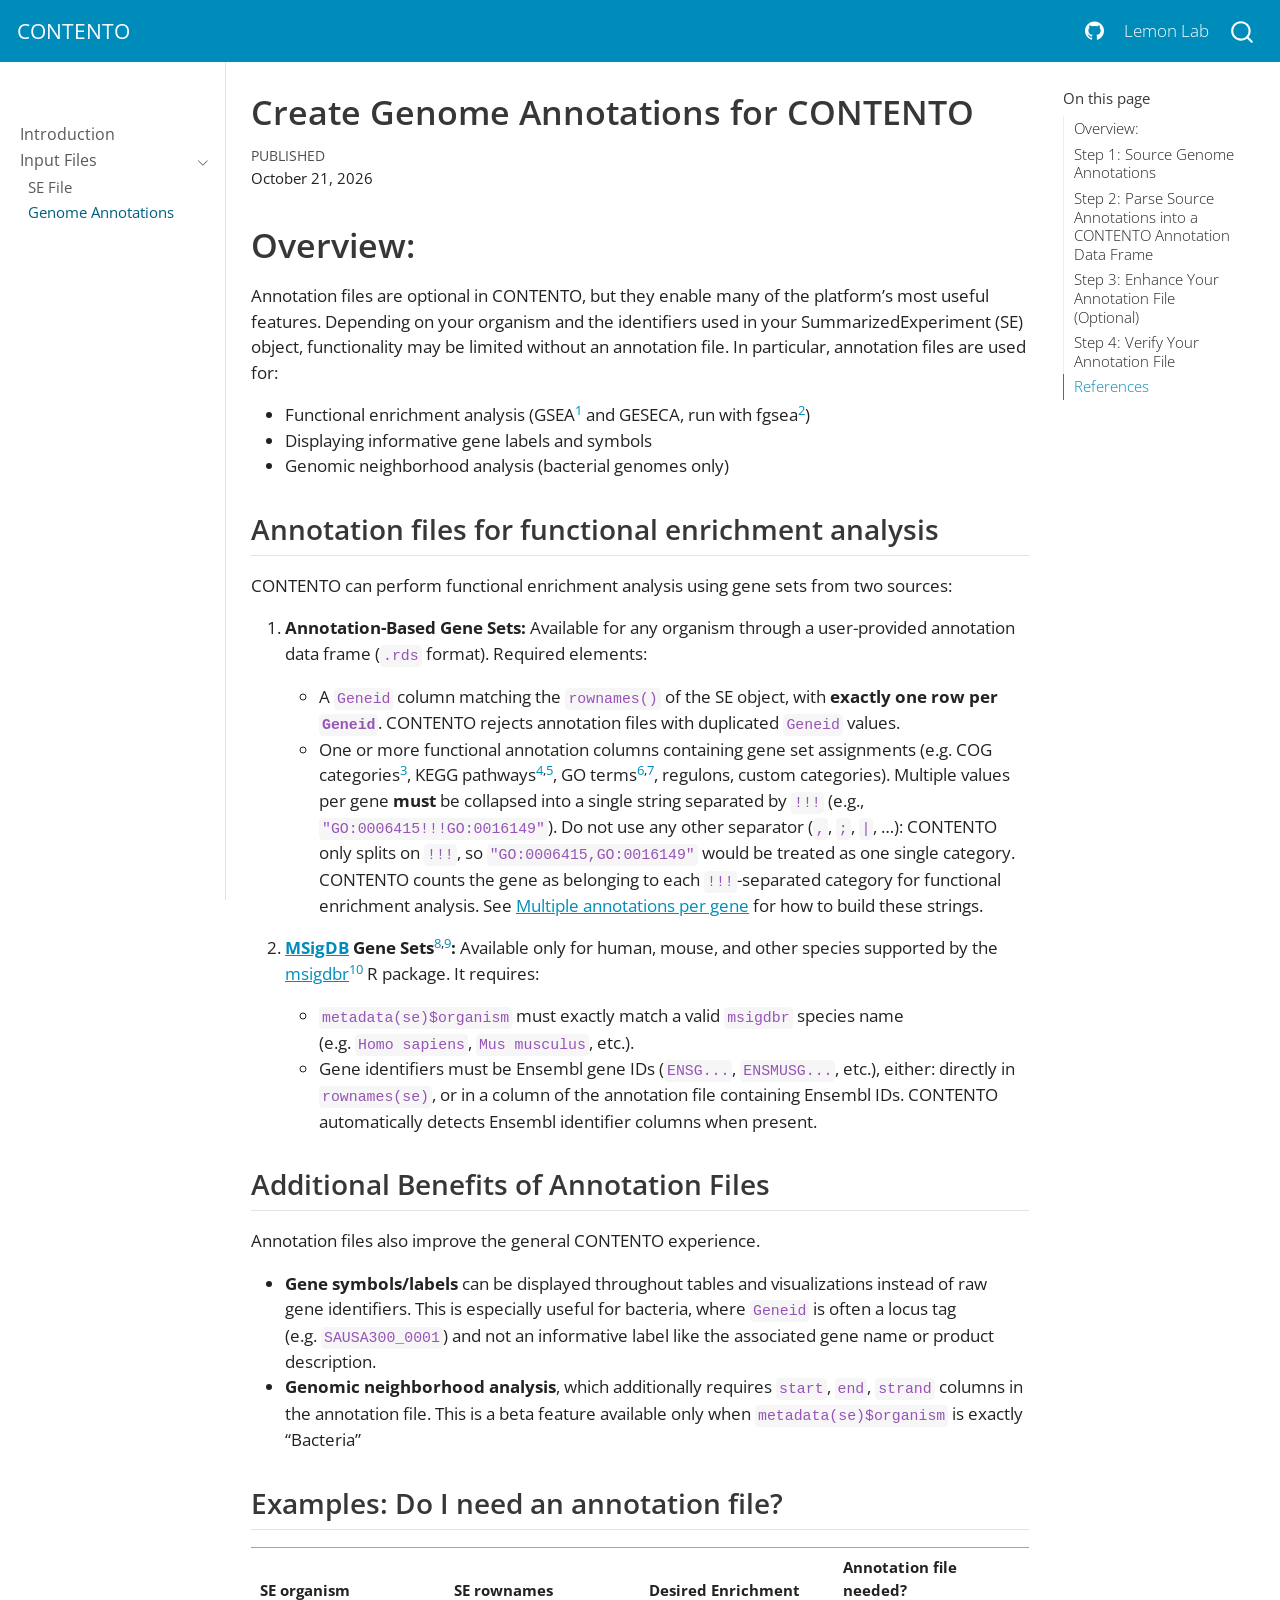
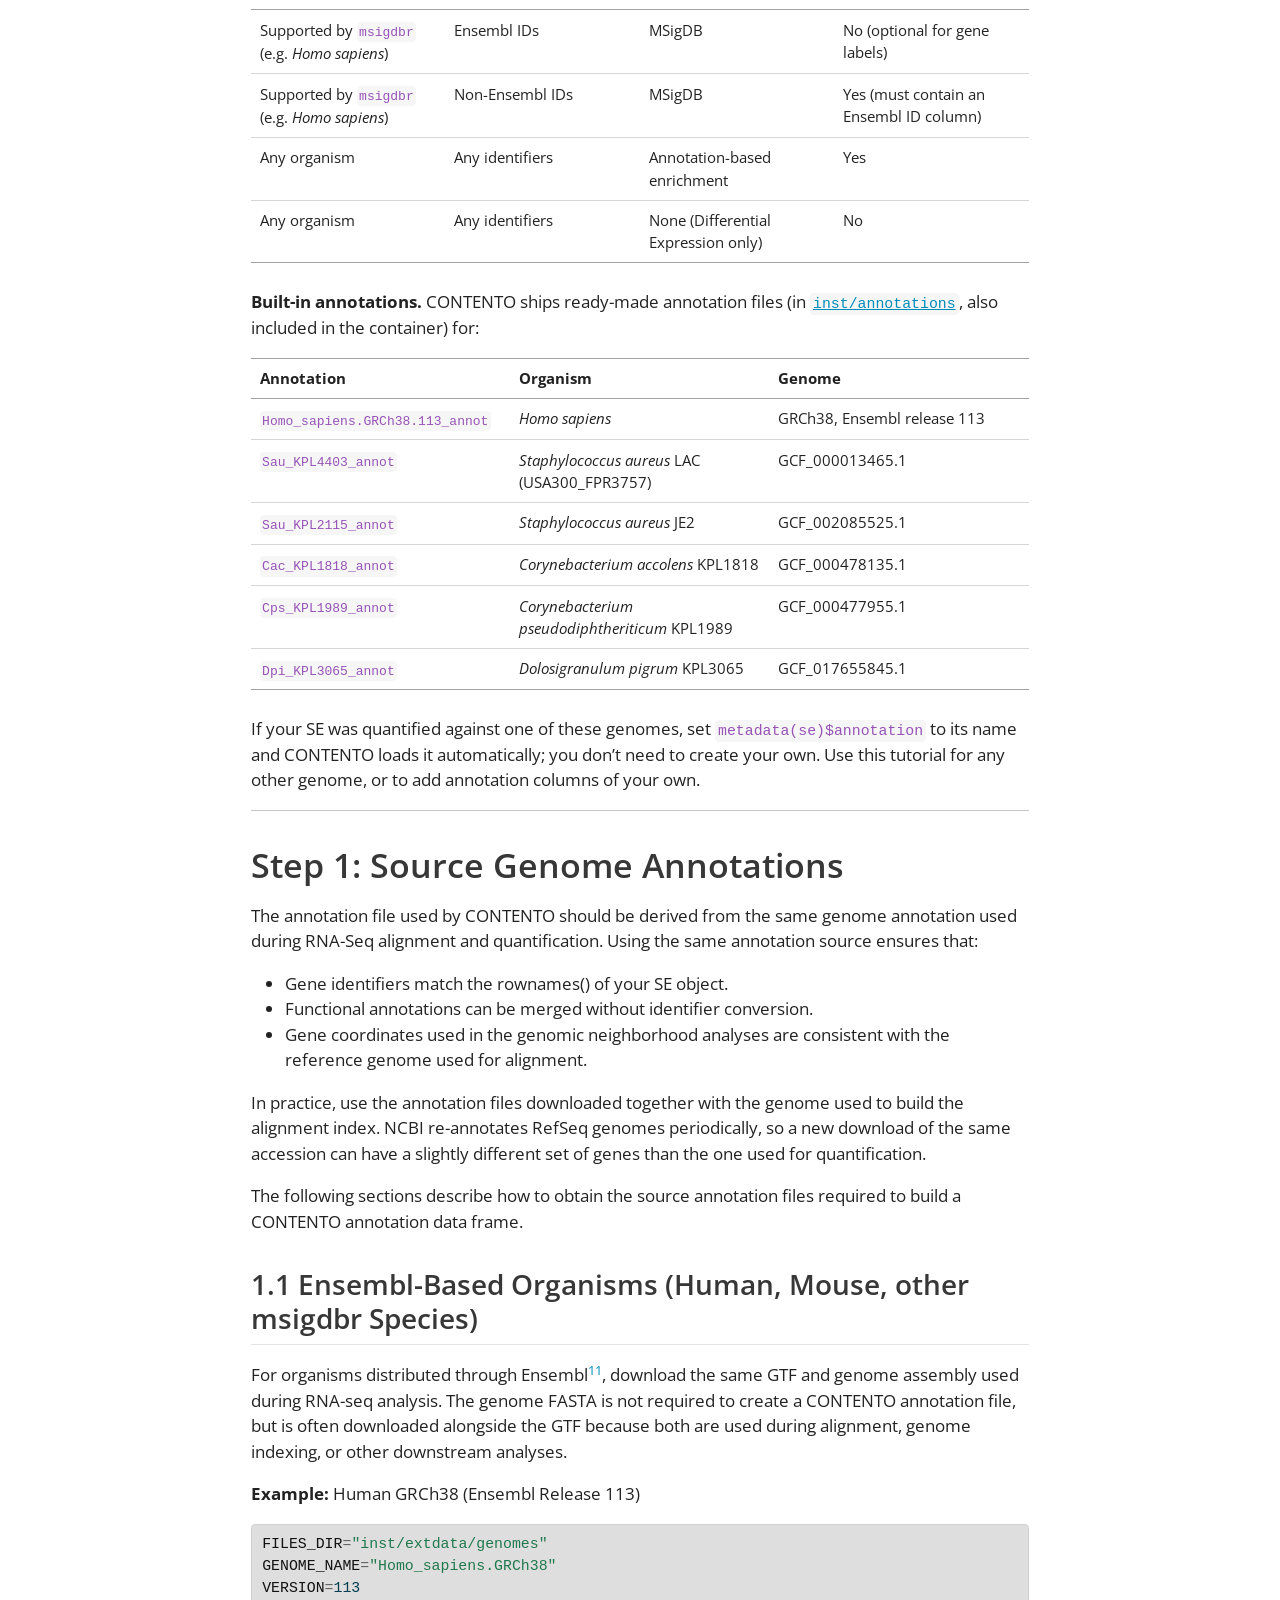
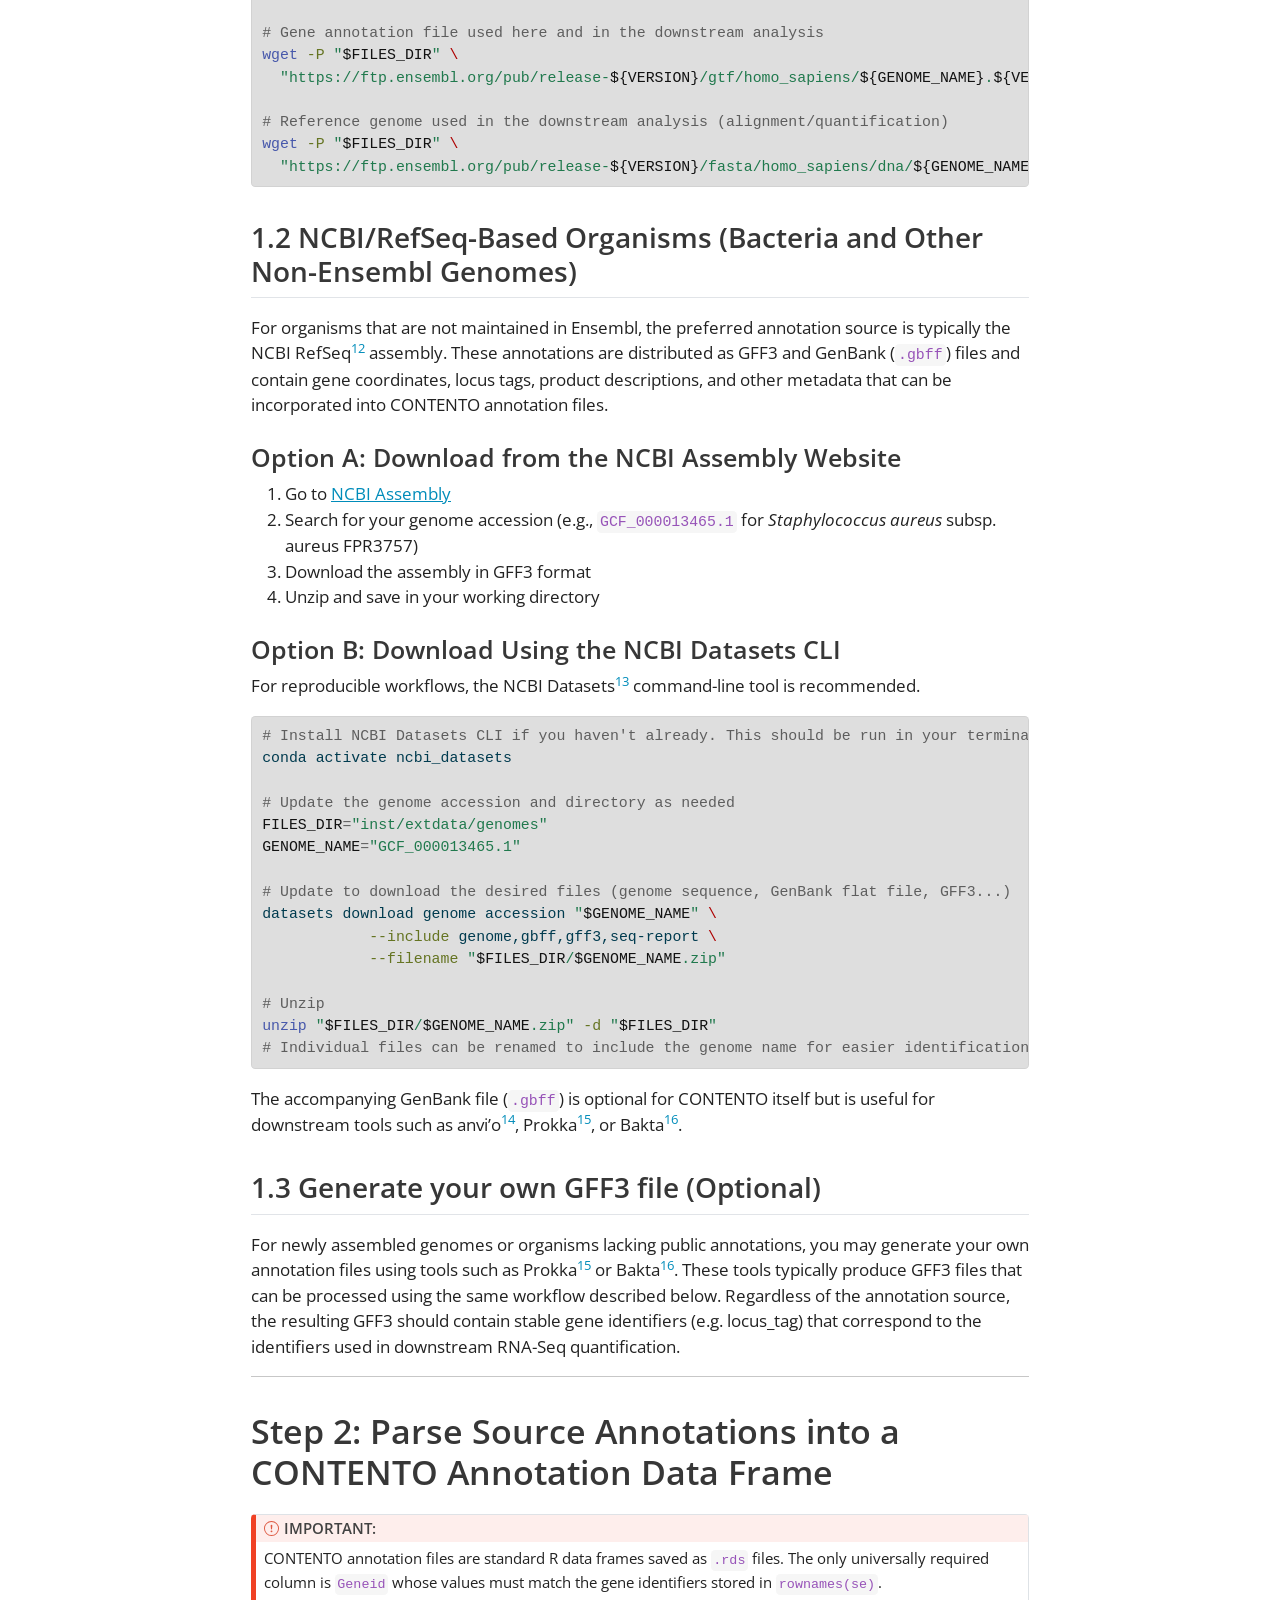
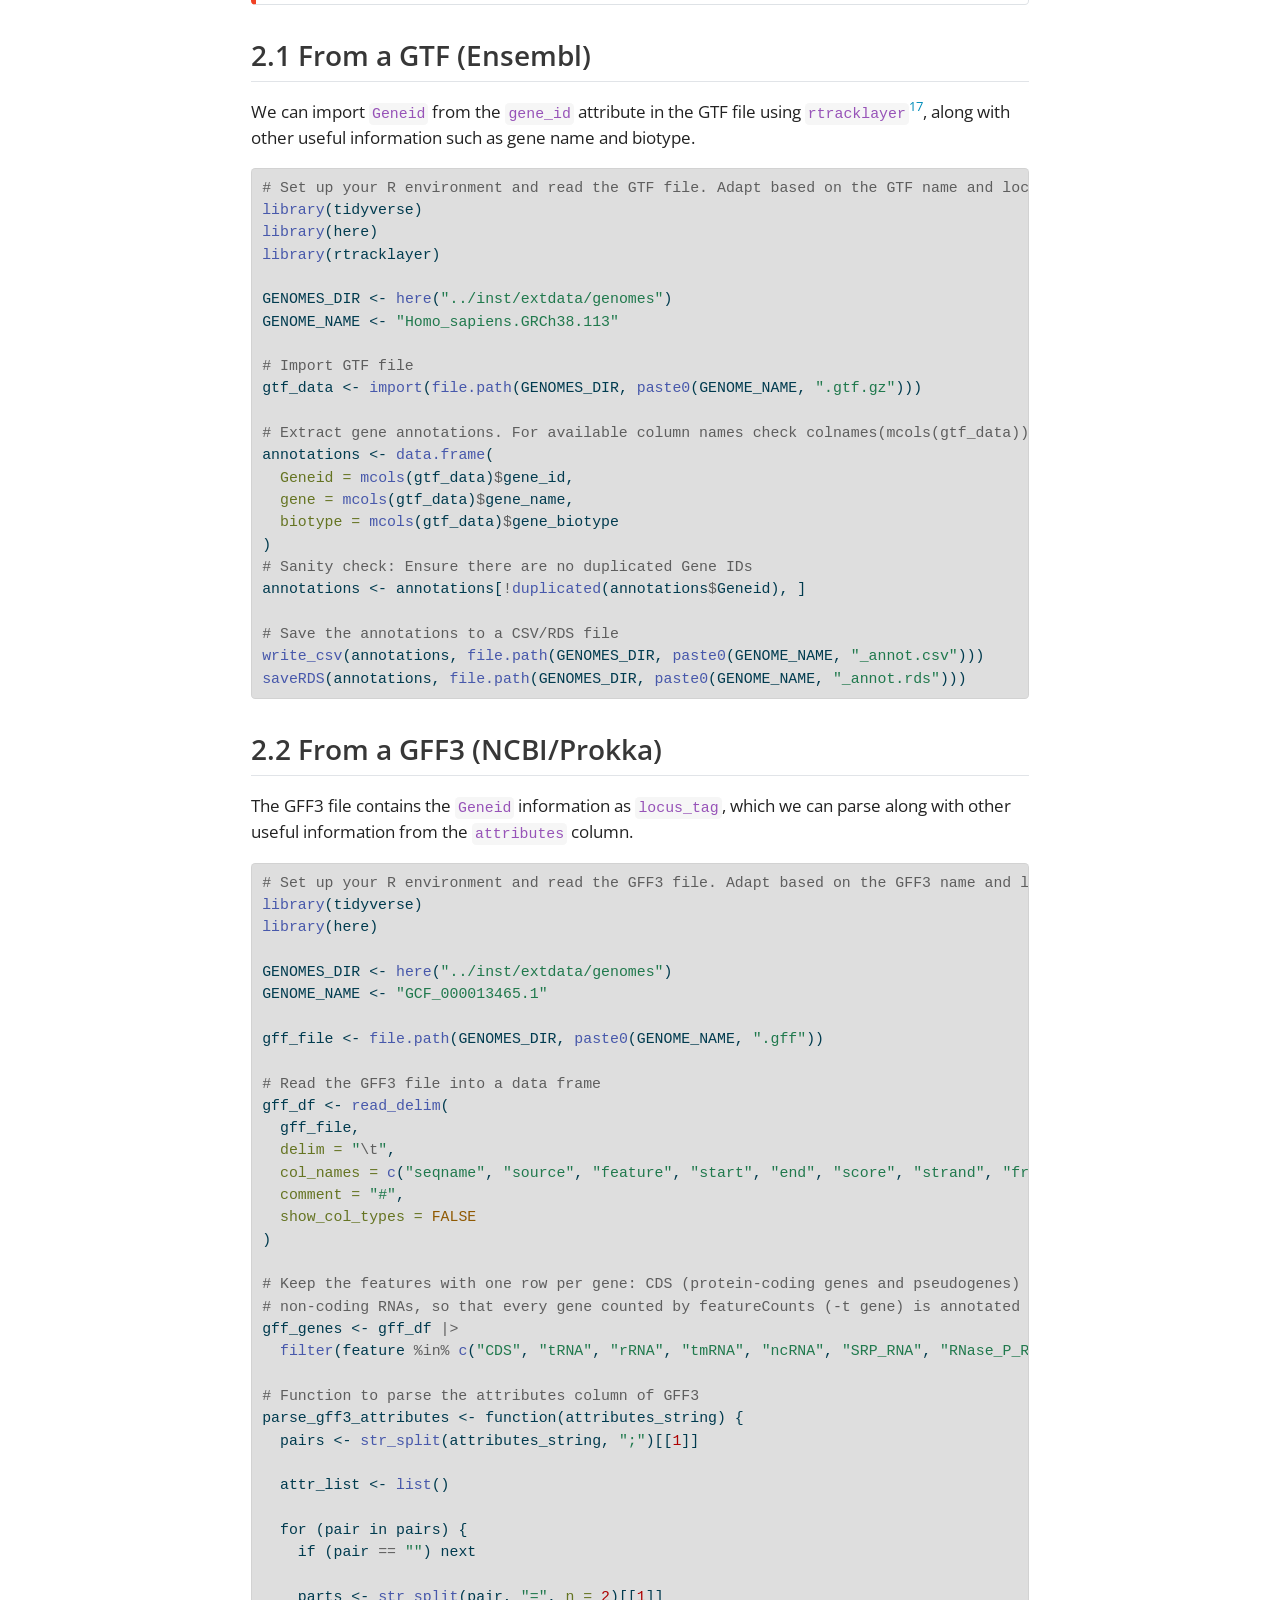
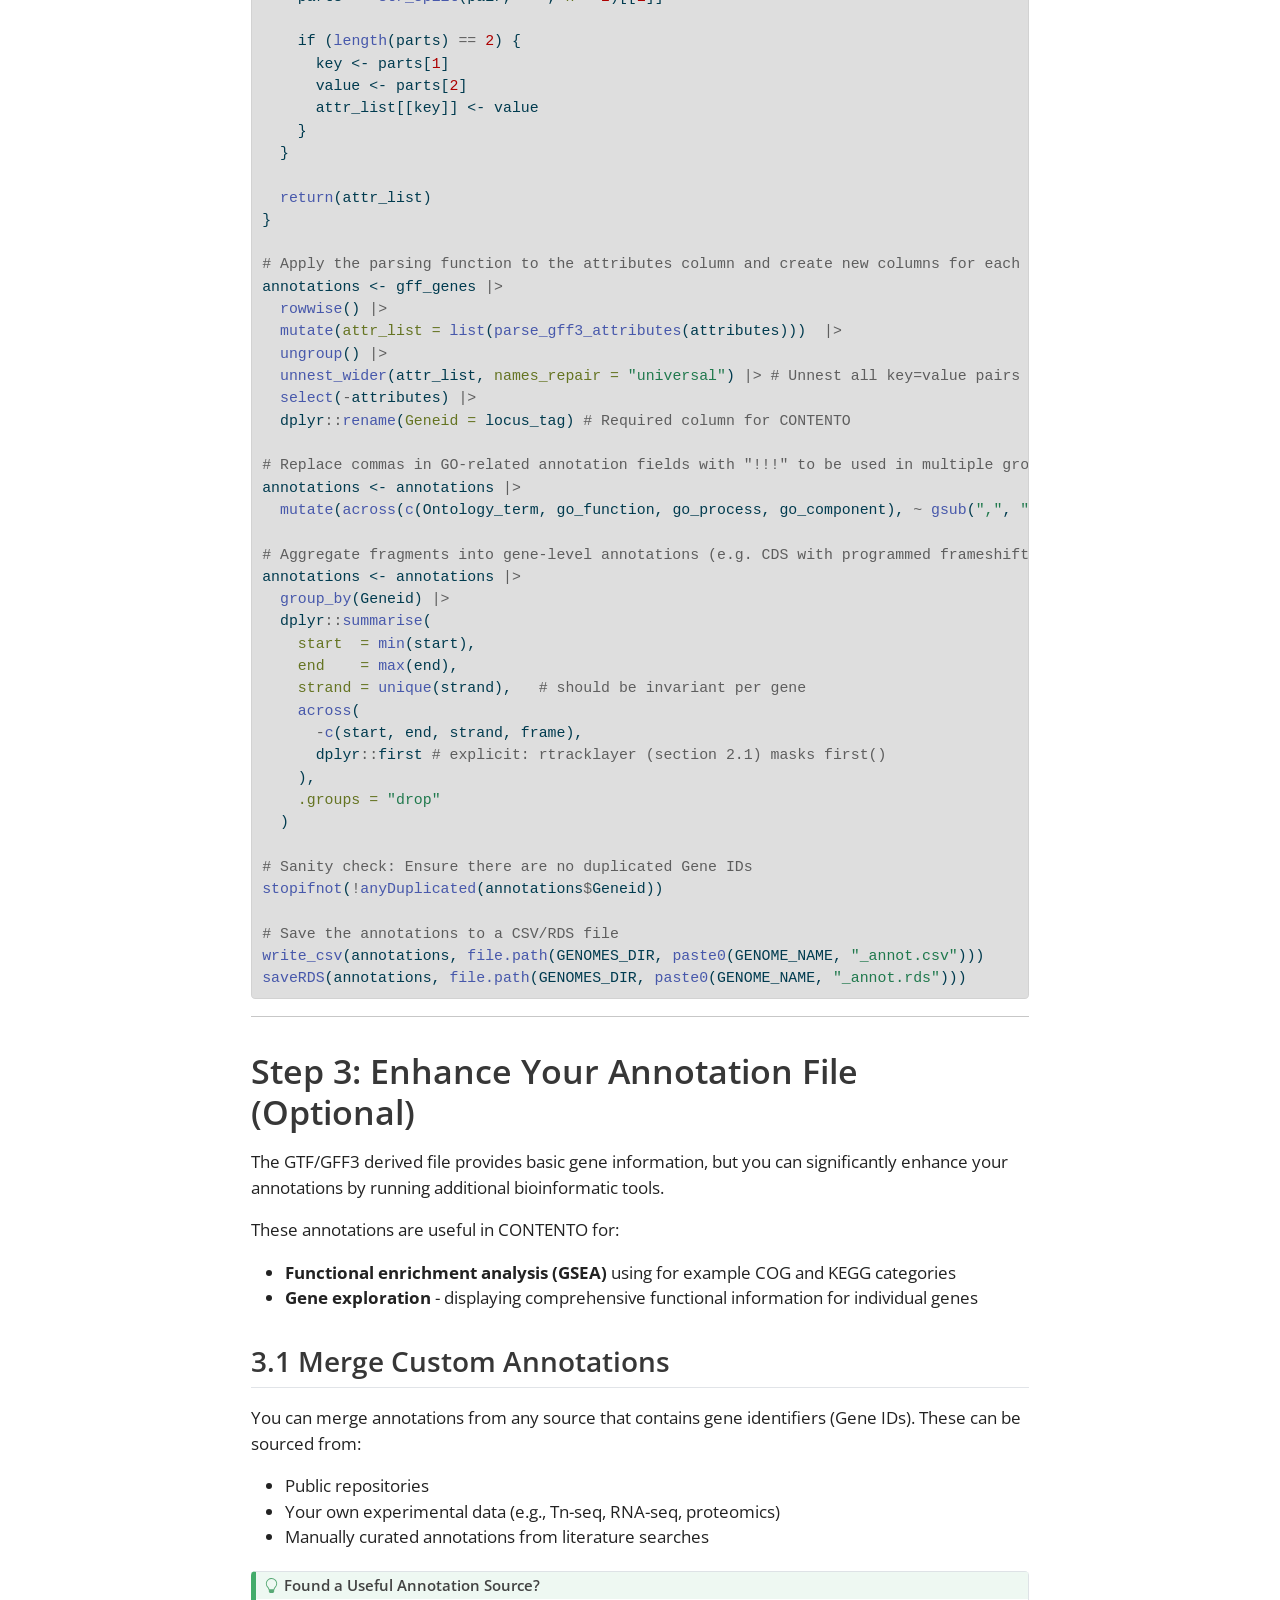
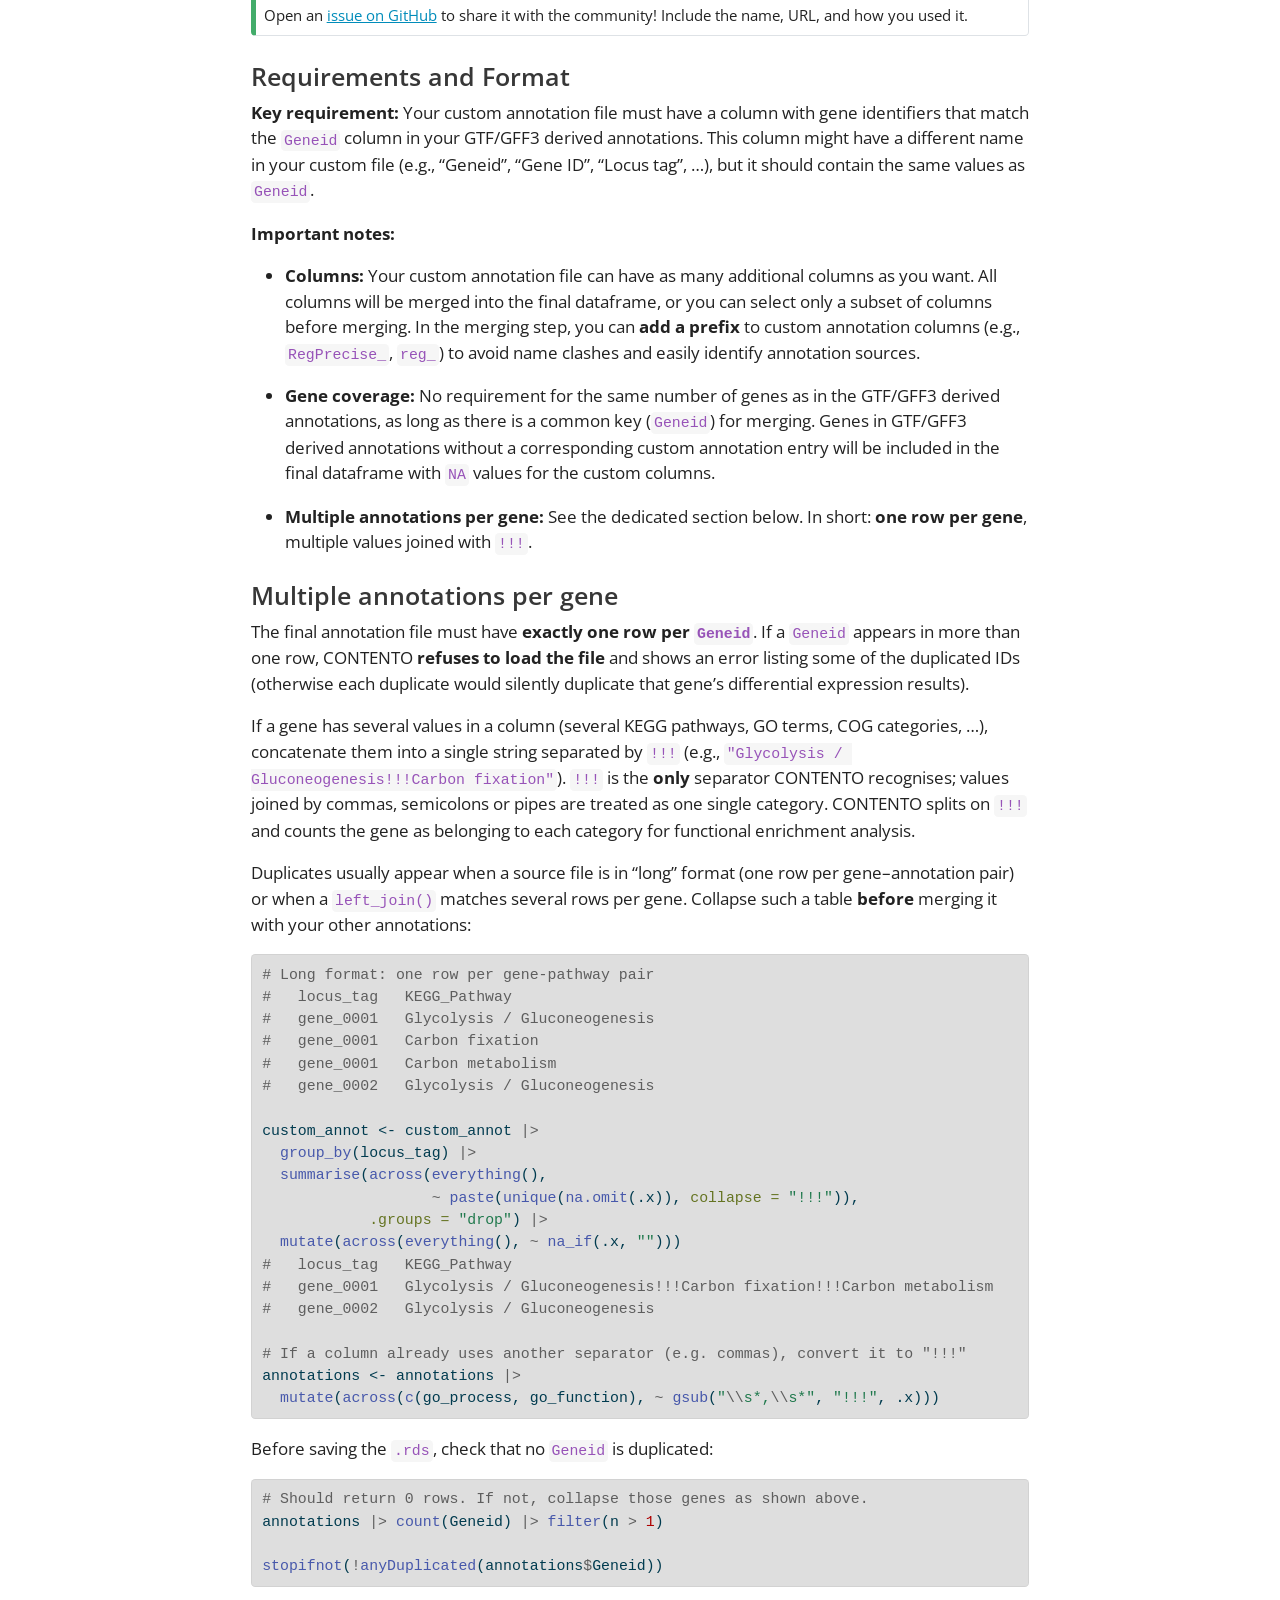
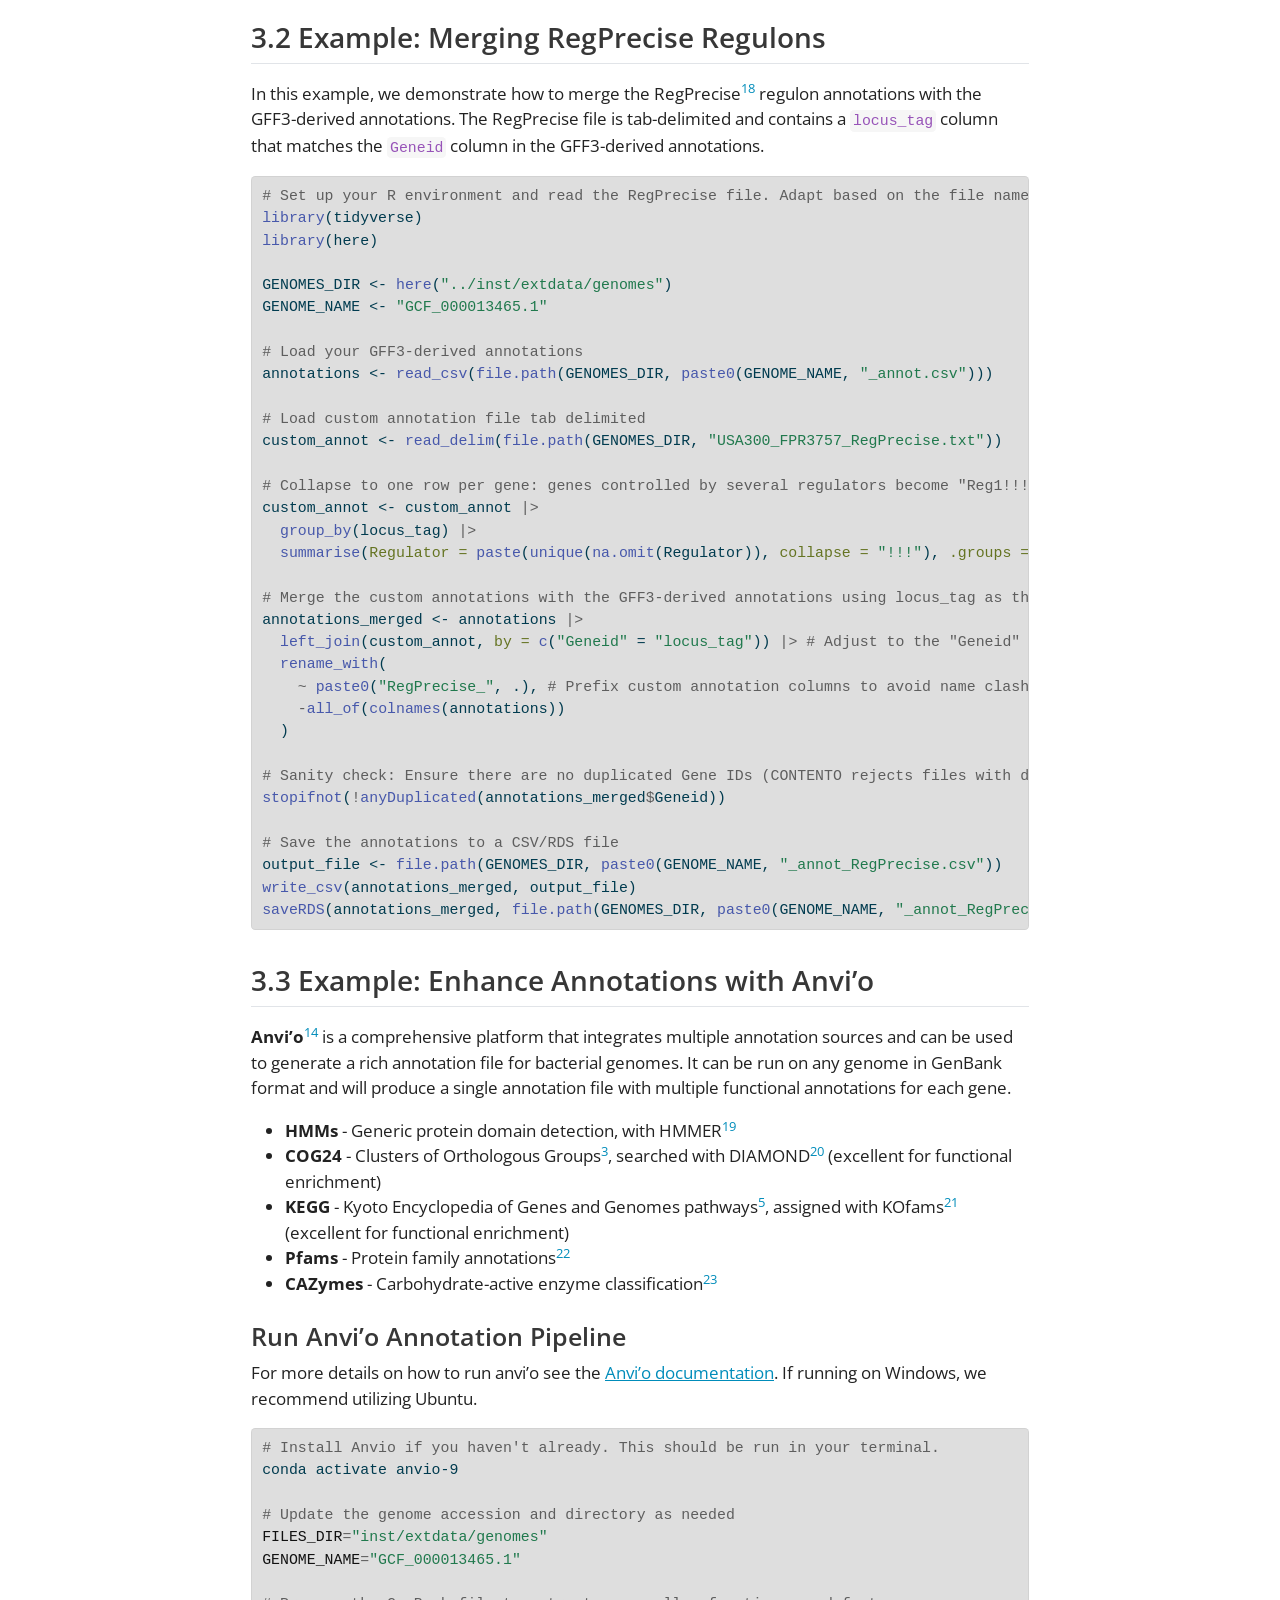
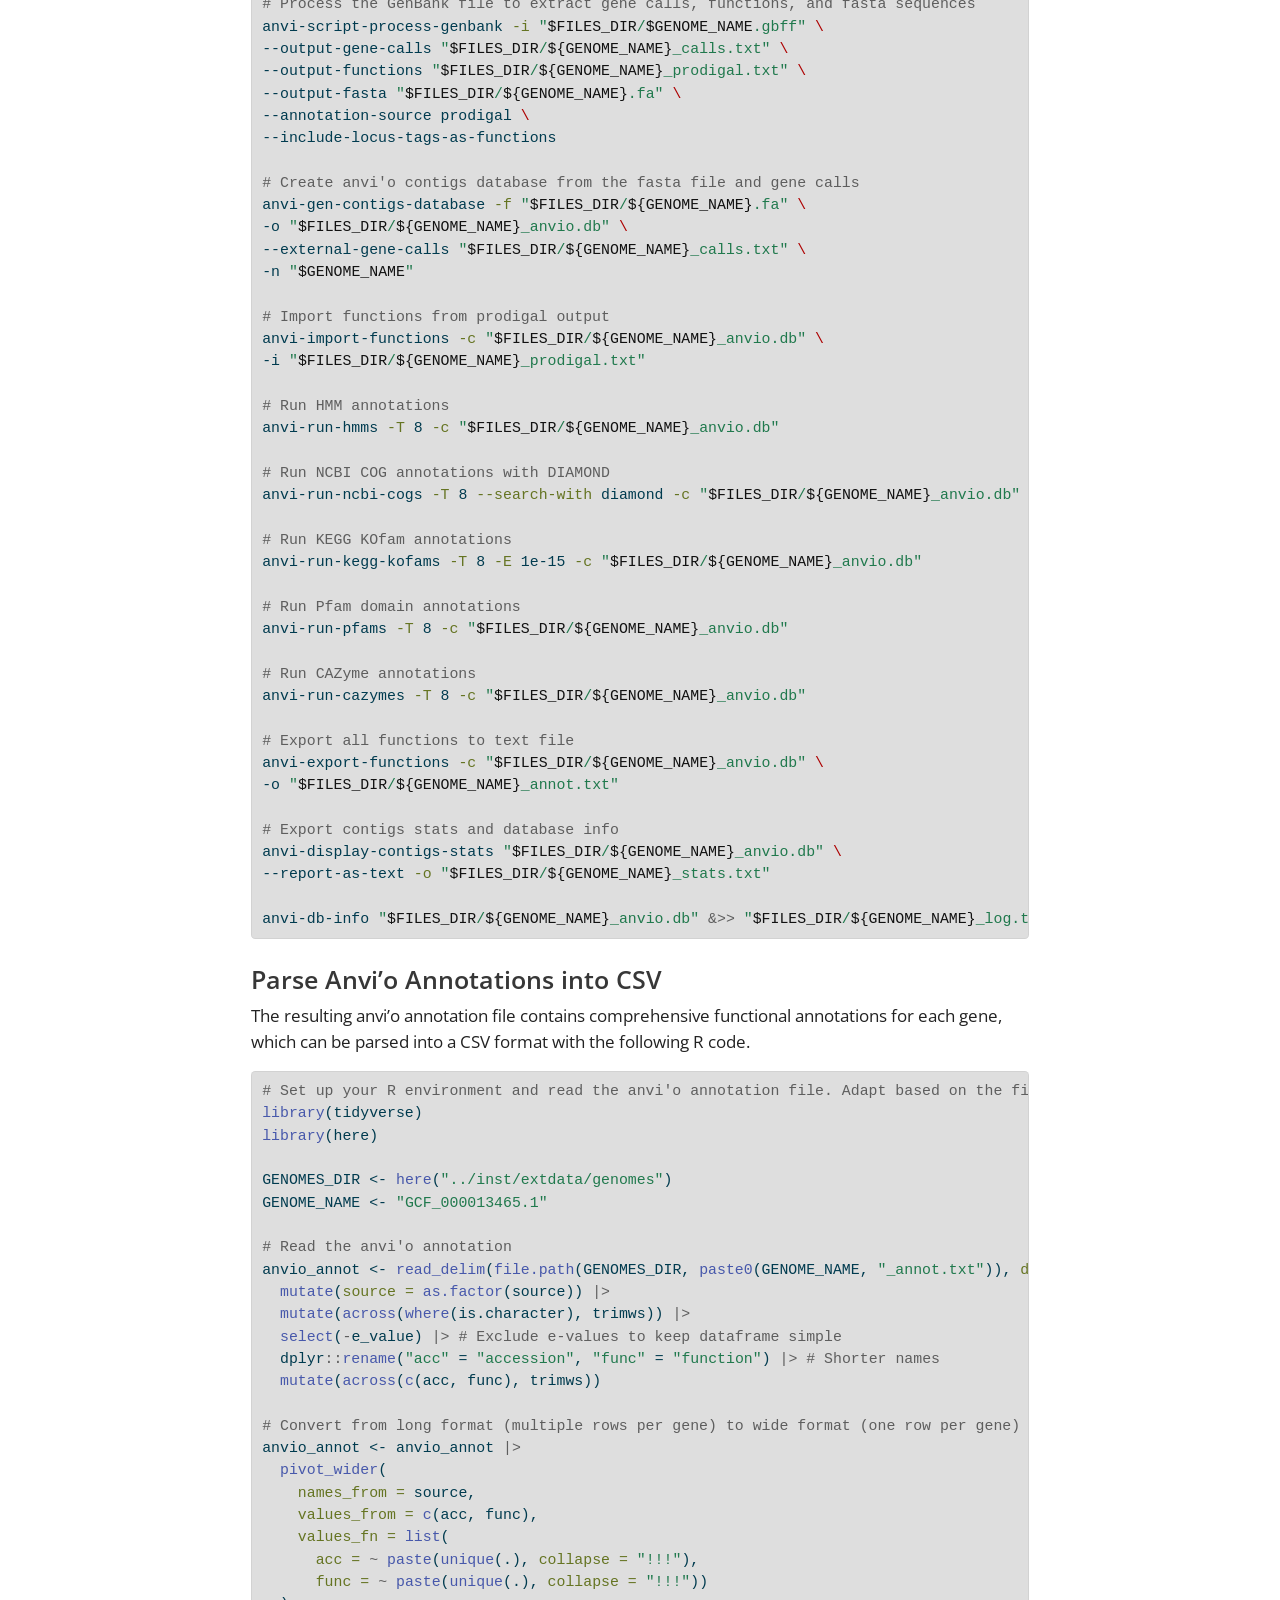
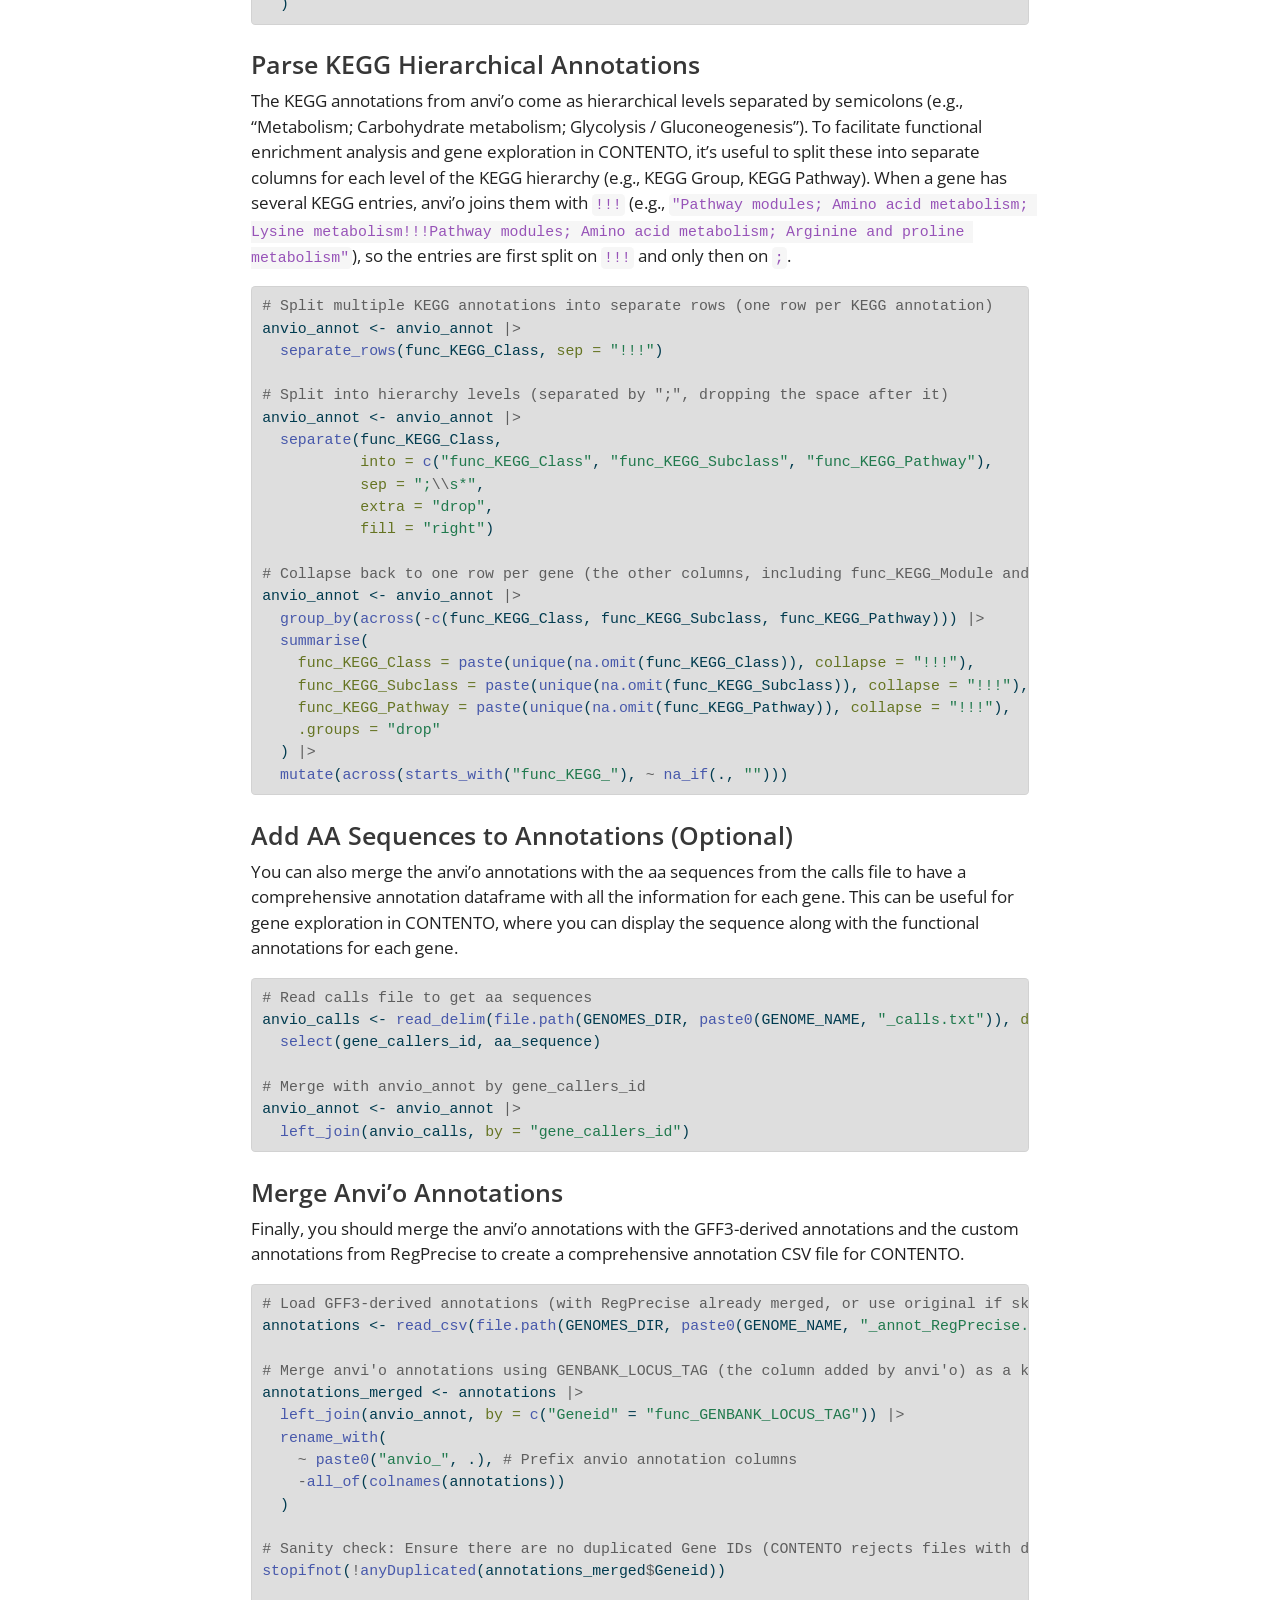
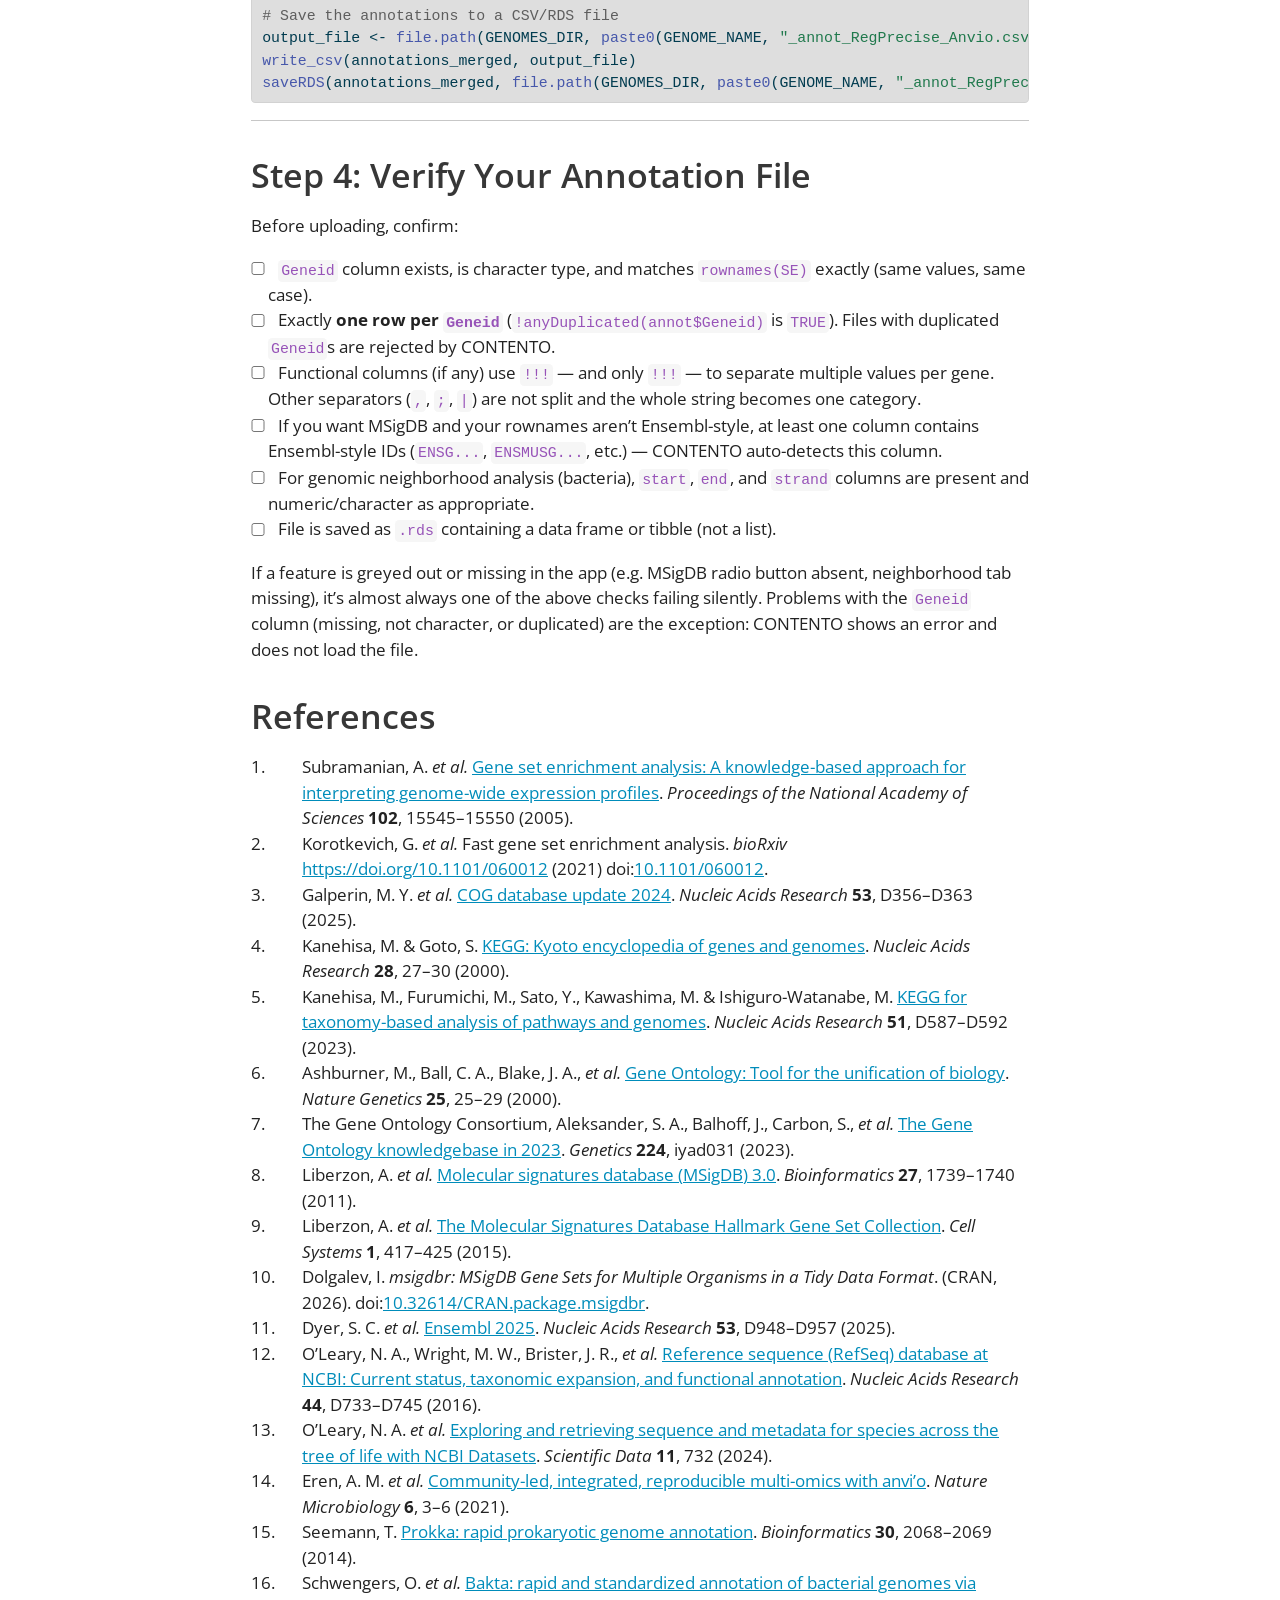
<file: docs/create-genome-annotations.html>
<!DOCTYPE html>
<html xmlns="http://www.w3.org/1999/xhtml" lang="en" xml:lang="en"><head>

<meta charset="utf-8">
<meta name="generator" content="quarto-1.3.433">

<meta name="viewport" content="width=device-width, initial-scale=1.0, user-scalable=yes">

<meta name="dcterms.date" content="2026-10-21">

<title>CONTENTO - Create Genome Annotations for CONTENTO</title>
<style>
code{white-space: pre-wrap;}
span.smallcaps{font-variant: small-caps;}
div.columns{display: flex; gap: min(4vw, 1.5em);}
div.column{flex: auto; overflow-x: auto;}
div.hanging-indent{margin-left: 1.5em; text-indent: -1.5em;}
ul.task-list{list-style: none;}
ul.task-list li input[type="checkbox"] {
  width: 0.8em;
  margin: 0 0.8em 0.2em -1em; /* quarto-specific, see https://github.com/quarto-dev/quarto-cli/issues/4556 */ 
  vertical-align: middle;
}
/* CSS for syntax highlighting */
pre > code.sourceCode { white-space: pre; position: relative; }
pre > code.sourceCode > span { display: inline-block; line-height: 1.25; }
pre > code.sourceCode > span:empty { height: 1.2em; }
.sourceCode { overflow: visible; }
code.sourceCode > span { color: inherit; text-decoration: inherit; }
div.sourceCode { margin: 1em 0; }
pre.sourceCode { margin: 0; }
@media screen {
div.sourceCode { overflow: auto; }
}
@media print {
pre > code.sourceCode { white-space: pre-wrap; }
pre > code.sourceCode > span { text-indent: -5em; padding-left: 5em; }
}
pre.numberSource code
  { counter-reset: source-line 0; }
pre.numberSource code > span
  { position: relative; left: -4em; counter-increment: source-line; }
pre.numberSource code > span > a:first-child::before
  { content: counter(source-line);
    position: relative; left: -1em; text-align: right; vertical-align: baseline;
    border: none; display: inline-block;
    -webkit-touch-callout: none; -webkit-user-select: none;
    -khtml-user-select: none; -moz-user-select: none;
    -ms-user-select: none; user-select: none;
    padding: 0 4px; width: 4em;
  }
pre.numberSource { margin-left: 3em;  padding-left: 4px; }
div.sourceCode
  {   }
@media screen {
pre > code.sourceCode > span > a:first-child::before { text-decoration: underline; }
}
/* CSS for citations */
div.csl-bib-body { }
div.csl-entry {
  clear: both;
}
.hanging-indent div.csl-entry {
  margin-left:2em;
  text-indent:-2em;
}
div.csl-left-margin {
  min-width:2em;
  float:left;
}
div.csl-right-inline {
  margin-left:2em;
  padding-left:1em;
}
div.csl-indent {
  margin-left: 2em;
}</style>


<script src="site_libs/quarto-nav/quarto-nav.js"></script>
<script src="site_libs/quarto-nav/headroom.min.js"></script>
<script src="site_libs/clipboard/clipboard.min.js"></script>
<script src="site_libs/quarto-search/autocomplete.umd.js"></script>
<script src="site_libs/quarto-search/fuse.min.js"></script>
<script src="site_libs/quarto-search/quarto-search.js"></script>
<meta name="quarto:offset" content="./">
<script src="site_libs/quarto-html/quarto.js"></script>
<script src="site_libs/quarto-html/popper.min.js"></script>
<script src="site_libs/quarto-html/tippy.umd.min.js"></script>
<script src="site_libs/quarto-html/anchor.min.js"></script>
<link href="site_libs/quarto-html/tippy.css" rel="stylesheet">
<link href="site_libs/quarto-html/quarto-syntax-highlighting.css" rel="stylesheet" id="quarto-text-highlighting-styles">
<script src="site_libs/bootstrap/bootstrap.min.js"></script>
<link href="site_libs/bootstrap/bootstrap-icons.css" rel="stylesheet">
<link href="site_libs/bootstrap/bootstrap.min.css" rel="stylesheet" id="quarto-bootstrap" data-mode="light">
<script id="quarto-search-options" type="application/json">{
  "location": "navbar",
  "copy-button": false,
  "collapse-after": 3,
  "panel-placement": "end",
  "type": "overlay",
  "limit": 20,
  "language": {
    "search-no-results-text": "No results",
    "search-matching-documents-text": "matching documents",
    "search-copy-link-title": "Copy link to search",
    "search-hide-matches-text": "Hide additional matches",
    "search-more-match-text": "more match in this document",
    "search-more-matches-text": "more matches in this document",
    "search-clear-button-title": "Clear",
    "search-detached-cancel-button-title": "Cancel",
    "search-submit-button-title": "Submit",
    "search-label": "Search"
  }
}</script>


</head>

<body class="nav-sidebar docked nav-fixed">

<div id="quarto-search-results"></div>
  <header id="quarto-header" class="headroom fixed-top">
    <nav class="navbar navbar-expand-lg navbar-dark ">
      <div class="navbar-container container-fluid">
      <div class="navbar-brand-container">
    <a class="navbar-brand" href="./index.html">
    <span class="navbar-title"><strong>CONTENTO</strong></span>
    </a>
  </div>
            <div id="quarto-search" class="" title="Search"></div>
          <button class="navbar-toggler" type="button" data-bs-toggle="collapse" data-bs-target="#navbarCollapse" aria-controls="navbarCollapse" aria-expanded="false" aria-label="Toggle navigation" onclick="if (window.quartoToggleHeadroom) { window.quartoToggleHeadroom(); }">
  <span class="navbar-toggler-icon"></span>
</button>
          <div class="collapse navbar-collapse" id="navbarCollapse">
            <ul class="navbar-nav navbar-nav-scroll ms-auto">
  <li class="nav-item compact">
    <a class="nav-link" href="https://github.com/KLemonLab/CONTENTO" rel="" target=""><i class="bi bi-github" role="img" aria-label="GitHub">
</i> 
 <span class="menu-text"></span></a>
  </li>  
  <li class="nav-item">
    <a class="nav-link" href="https://www.bcm.edu/research/faculty-labs/katherine-lemon-lab" rel="" target="">
 <span class="menu-text">Lemon Lab</span></a>
  </li>  
</ul>
            <div class="quarto-navbar-tools">
</div>
          </div> <!-- /navcollapse -->
      </div> <!-- /container-fluid -->
    </nav>
  <nav class="quarto-secondary-nav">
    <div class="container-fluid d-flex">
      <button type="button" class="quarto-btn-toggle btn" data-bs-toggle="collapse" data-bs-target="#quarto-sidebar,#quarto-sidebar-glass" aria-controls="quarto-sidebar" aria-expanded="false" aria-label="Toggle sidebar navigation" onclick="if (window.quartoToggleHeadroom) { window.quartoToggleHeadroom(); }">
        <i class="bi bi-layout-text-sidebar-reverse"></i>
      </button>
      <nav class="quarto-page-breadcrumbs" aria-label="breadcrumb"><ol class="breadcrumb"><li class="breadcrumb-item"><a href="./create-se-file.html">Input Files</a></li><li class="breadcrumb-item"><a href="./create-genome-annotations.html">Genome Annotations</a></li></ol></nav>
      <a class="flex-grow-1" role="button" data-bs-toggle="collapse" data-bs-target="#quarto-sidebar,#quarto-sidebar-glass" aria-controls="quarto-sidebar" aria-expanded="false" aria-label="Toggle sidebar navigation" onclick="if (window.quartoToggleHeadroom) { window.quartoToggleHeadroom(); }">      
      </a>
      <button type="button" class="btn quarto-search-button" aria-label="" onclick="window.quartoOpenSearch();">
        <i class="bi bi-search"></i>
      </button>
    </div>
  </nav>
</header>
<!-- content -->
<div id="quarto-content" class="quarto-container page-columns page-rows-contents page-layout-full page-navbar">
<!-- sidebar -->
  <nav id="quarto-sidebar" class="sidebar collapse collapse-horizontal sidebar-navigation docked overflow-auto">
        <div class="mt-2 flex-shrink-0 align-items-center">
        <div class="sidebar-search">
        <div id="quarto-search" class="" title="Search"></div>
        </div>
        </div>
    <div class="sidebar-menu-container"> 
    <ul class="list-unstyled mt-1">
        <li class="sidebar-item">
  <div class="sidebar-item-container"> 
  <a href="./index.html" class="sidebar-item-text sidebar-link">
 <span class="menu-text">Introduction</span></a>
  </div>
</li>
        <li class="sidebar-item sidebar-item-section">
      <div class="sidebar-item-container"> 
            <a class="sidebar-item-text sidebar-link text-start" data-bs-toggle="collapse" data-bs-target="#quarto-sidebar-section-1" aria-expanded="true">
 <span class="menu-text">Input Files</span></a>
          <a class="sidebar-item-toggle text-start" data-bs-toggle="collapse" data-bs-target="#quarto-sidebar-section-1" aria-expanded="true" aria-label="Toggle section">
            <i class="bi bi-chevron-right ms-2"></i>
          </a> 
      </div>
      <ul id="quarto-sidebar-section-1" class="collapse list-unstyled sidebar-section depth1 show">  
          <li class="sidebar-item">
  <div class="sidebar-item-container"> 
  <a href="./create-se-file.html" class="sidebar-item-text sidebar-link">
 <span class="menu-text">SE File</span></a>
  </div>
</li>
          <li class="sidebar-item">
  <div class="sidebar-item-container"> 
  <a href="./create-genome-annotations.html" class="sidebar-item-text sidebar-link active">
 <span class="menu-text">Genome Annotations</span></a>
  </div>
</li>
      </ul>
  </li>
    </ul>
    </div>
</nav>
<div id="quarto-sidebar-glass" data-bs-toggle="collapse" data-bs-target="#quarto-sidebar,#quarto-sidebar-glass"></div>
<!-- margin-sidebar -->
    <div id="quarto-margin-sidebar" class="sidebar margin-sidebar">
        <nav id="TOC" role="doc-toc" class="toc-active">
    <h2 id="toc-title">On this page</h2>
   
  <ul class="collapse">
  <li><a href="#overview" id="toc-overview" class="nav-link active" data-scroll-target="#overview">Overview:</a>
  <ul class="collapse">
  <li><a href="#annotation-files-for-functional-enrichment-analysis" id="toc-annotation-files-for-functional-enrichment-analysis" class="nav-link" data-scroll-target="#annotation-files-for-functional-enrichment-analysis">Annotation files for functional enrichment analysis</a></li>
  <li><a href="#additional-benefits-of-annotation-files" id="toc-additional-benefits-of-annotation-files" class="nav-link" data-scroll-target="#additional-benefits-of-annotation-files">Additional Benefits of Annotation Files</a></li>
  <li><a href="#examples-do-i-need-an-annotation-file" id="toc-examples-do-i-need-an-annotation-file" class="nav-link" data-scroll-target="#examples-do-i-need-an-annotation-file">Examples: Do I need an annotation file?</a></li>
  </ul></li>
  <li><a href="#step-1-source-genome-annotations" id="toc-step-1-source-genome-annotations" class="nav-link" data-scroll-target="#step-1-source-genome-annotations">Step 1: Source Genome Annotations</a>
  <ul class="collapse">
  <li><a href="#ensembl-based-organisms-human-mouse-other-msigdbr-species" id="toc-ensembl-based-organisms-human-mouse-other-msigdbr-species" class="nav-link" data-scroll-target="#ensembl-based-organisms-human-mouse-other-msigdbr-species">1.1 Ensembl-Based Organisms (Human, Mouse, other msigdbr Species)</a></li>
  <li><a href="#ncbirefseq-based-organisms-bacteria-and-other-non-ensembl-genomes" id="toc-ncbirefseq-based-organisms-bacteria-and-other-non-ensembl-genomes" class="nav-link" data-scroll-target="#ncbirefseq-based-organisms-bacteria-and-other-non-ensembl-genomes">1.2 NCBI/RefSeq-Based Organisms (Bacteria and Other Non-Ensembl Genomes)</a></li>
  <li><a href="#generate-your-own-gff3-file-optional" id="toc-generate-your-own-gff3-file-optional" class="nav-link" data-scroll-target="#generate-your-own-gff3-file-optional">1.3 Generate your own GFF3 file (Optional)</a></li>
  </ul></li>
  <li><a href="#step-2-parse-source-annotations-into-a-contento-annotation-data-frame" id="toc-step-2-parse-source-annotations-into-a-contento-annotation-data-frame" class="nav-link" data-scroll-target="#step-2-parse-source-annotations-into-a-contento-annotation-data-frame">Step 2: Parse Source Annotations into a CONTENTO Annotation Data Frame</a>
  <ul class="collapse">
  <li><a href="#from-a-gtf-ensembl" id="toc-from-a-gtf-ensembl" class="nav-link" data-scroll-target="#from-a-gtf-ensembl">2.1 From a GTF (Ensembl)</a></li>
  <li><a href="#from-a-gff3-ncbiprokka" id="toc-from-a-gff3-ncbiprokka" class="nav-link" data-scroll-target="#from-a-gff3-ncbiprokka">2.2 From a GFF3 (NCBI/Prokka)</a></li>
  </ul></li>
  <li><a href="#step-3-enhance-your-annotation-file-optional" id="toc-step-3-enhance-your-annotation-file-optional" class="nav-link" data-scroll-target="#step-3-enhance-your-annotation-file-optional">Step 3: Enhance Your Annotation File (Optional)</a>
  <ul class="collapse">
  <li><a href="#merge-custom-annotations" id="toc-merge-custom-annotations" class="nav-link" data-scroll-target="#merge-custom-annotations">3.1 Merge Custom Annotations</a></li>
  <li><a href="#example-merging-regprecise-regulons" id="toc-example-merging-regprecise-regulons" class="nav-link" data-scroll-target="#example-merging-regprecise-regulons">3.2 Example: Merging RegPrecise Regulons</a></li>
  <li><a href="#example-enhance-annotations-with-anvio" id="toc-example-enhance-annotations-with-anvio" class="nav-link" data-scroll-target="#example-enhance-annotations-with-anvio">3.3 Example: Enhance Annotations with Anvi’o</a></li>
  </ul></li>
  <li><a href="#step-4-verify-your-annotation-file" id="toc-step-4-verify-your-annotation-file" class="nav-link" data-scroll-target="#step-4-verify-your-annotation-file">Step 4: Verify Your Annotation File</a></li>
  <li><a href="#references" id="toc-references" class="nav-link" data-scroll-target="#references">References</a></li>
  </ul>
</nav>
    </div>
<!-- main -->
<main class="content column-body" id="quarto-document-content">

<header id="title-block-header" class="quarto-title-block default">
<div class="quarto-title">
<h1 class="title">Create Genome Annotations for CONTENTO</h1>
</div>



<div class="quarto-title-meta">

    
    <div>
    <div class="quarto-title-meta-heading">Published</div>
    <div class="quarto-title-meta-contents">
      <p class="date">October 21, 2026</p>
    </div>
  </div>
  
    
  </div>
  

</header>

<section id="overview" class="level1">
<h1>Overview:</h1>
<p>Annotation files are optional in CONTENTO, but they enable many of the platform’s most useful features. Depending on your organism and the identifiers used in your SummarizedExperiment (SE) object, functionality may be limited without an annotation file. In particular, annotation files are used for:</p>
<ul>
<li>Functional enrichment analysis (GSEA<span class="citation" data-cites="subramanian2005"><sup><a href="#ref-subramanian2005" role="doc-biblioref">1</a></sup></span> and GESECA, run with fgsea<span class="citation" data-cites="korotkevich2021"><sup><a href="#ref-korotkevich2021" role="doc-biblioref">2</a></sup></span>)</li>
<li>Displaying informative gene labels and symbols</li>
<li>Genomic neighborhood analysis (bacterial genomes only)</li>
</ul>
<section id="annotation-files-for-functional-enrichment-analysis" class="level2">
<h2 class="anchored" data-anchor-id="annotation-files-for-functional-enrichment-analysis">Annotation files for functional enrichment analysis</h2>
<p>CONTENTO can perform functional enrichment analysis using gene sets from two sources:</p>
<ol type="1">
<li><p><strong>Annotation-Based Gene Sets:</strong> Available for any organism through a user-provided annotation data frame (<code>.rds</code> format). Required elements:</p>
<ul>
<li>A <code>Geneid</code> column matching the <code>rownames()</code> of the SE object, with <strong>exactly one row per <code>Geneid</code></strong>. CONTENTO rejects annotation files with duplicated <code>Geneid</code> values.</li>
<li>One or more functional annotation columns containing gene set assignments (e.g.&nbsp;COG categories<span class="citation" data-cites="galperin2024"><sup><a href="#ref-galperin2024" role="doc-biblioref">3</a></sup></span>, KEGG pathways<span class="citation" data-cites="Kanehisa2000 Kanehisa2023"><sup><a href="#ref-Kanehisa2000" role="doc-biblioref">4</a>,<a href="#ref-Kanehisa2023" role="doc-biblioref">5</a></sup></span>, GO terms<span class="citation" data-cites="ashburner2000 go2023"><sup><a href="#ref-ashburner2000" role="doc-biblioref">6</a>,<a href="#ref-go2023" role="doc-biblioref">7</a></sup></span>, regulons, custom categories). Multiple values per gene <strong>must</strong> be collapsed into a single string separated by <code>!!!</code> (e.g., <code>"GO:0006415!!!GO:0016149"</code>). Do not use any other separator (<code>,</code>, <code>;</code>, <code>|</code>, …): CONTENTO only splits on <code>!!!</code>, so <code>"GO:0006415,GO:0016149"</code> would be treated as one single category. CONTENTO counts the gene as belonging to each <code>!!!</code>-separated category for functional enrichment analysis. See <a href="#multiple-annotations-per-gene">Multiple annotations per gene</a> for how to build these strings.</li>
</ul></li>
<li><p><a href="https://www.gsea-msigdb.org/gsea/msigdb"><strong>MSigDB</strong></a> <strong>Gene Sets</strong><span class="citation" data-cites="liberzon2011 liberzon2015"><sup><a href="#ref-liberzon2011" role="doc-biblioref">8</a>,<a href="#ref-liberzon2015" role="doc-biblioref">9</a></sup></span><strong>:</strong> Available only for human, mouse, and other species supported by the <a href="https://igordot.github.io/msigdbr/reference/msigdbr_species.html">msigdbr</a><span class="citation" data-cites="msigdbr"><sup><a href="#ref-msigdbr" role="doc-biblioref">10</a></sup></span> R package. It requires:</p>
<ul>
<li><code>metadata(se)$organism</code> must exactly match a valid <code>msigdbr</code> species name (e.g.&nbsp;<code>Homo sapiens</code>, <code>Mus musculus</code>, etc.).</li>
<li>Gene identifiers must be Ensembl gene IDs (<code>ENSG...</code>, <code>ENSMUSG...</code>, etc.), either: directly in <code>rownames(se)</code>, or in a column of the annotation file containing Ensembl IDs. CONTENTO automatically detects Ensembl identifier columns when present.</li>
</ul></li>
</ol>
</section>
<section id="additional-benefits-of-annotation-files" class="level2">
<h2 class="anchored" data-anchor-id="additional-benefits-of-annotation-files">Additional Benefits of Annotation Files</h2>
<p>Annotation files also improve the general CONTENTO experience.</p>
<ul>
<li><strong>Gene symbols/labels</strong> can be displayed throughout tables and visualizations instead of raw gene identifiers. This is especially useful for bacteria, where <code>Geneid</code> is often a locus tag (e.g.&nbsp;<code>SAUSA300_0001</code>) and not an informative label like the associated gene name or product description.</li>
<li><strong>Genomic neighborhood analysis</strong>, which additionally requires <code>start</code>, <code>end</code>, <code>strand</code> columns in the annotation file. This is a beta feature available only when <code>metadata(se)$organism</code> is exactly “Bacteria”</li>
</ul>
</section>
<section id="examples-do-i-need-an-annotation-file" class="level2">
<h2 class="anchored" data-anchor-id="examples-do-i-need-an-annotation-file">Examples: Do I need an annotation file?</h2>
<table class="table">
<colgroup>
<col style="width: 25%">
<col style="width: 25%">
<col style="width: 25%">
<col style="width: 25%">
</colgroup>
<thead>
<tr class="header">
<th>SE organism</th>
<th>SE rownames</th>
<th>Desired Enrichment</th>
<th>Annotation file needed?</th>
</tr>
</thead>
<tbody>
<tr class="odd">
<td>Supported by <code>msigdbr</code> (e.g.&nbsp;<em>Homo sapiens</em>)</td>
<td>Ensembl IDs</td>
<td>MSigDB</td>
<td>No (optional for gene labels)</td>
</tr>
<tr class="even">
<td>Supported by <code>msigdbr</code> (e.g.&nbsp;<em>Homo sapiens</em>)</td>
<td>Non-Ensembl IDs</td>
<td>MSigDB</td>
<td>Yes (must contain an Ensembl ID column)</td>
</tr>
<tr class="odd">
<td>Any organism</td>
<td>Any identifiers</td>
<td>Annotation-based enrichment</td>
<td>Yes</td>
</tr>
<tr class="even">
<td>Any organism</td>
<td>Any identifiers</td>
<td>None (Differential Expression only)</td>
<td>No</td>
</tr>
</tbody>
</table>
<p><strong>Built-in annotations.</strong> CONTENTO ships ready-made annotation files (in <a href="https://github.com/KLemonLab/CONTENTO/tree/main/inst/annotations"><code>inst/annotations</code></a>, also included in the container) for:</p>
<table class="table">
<colgroup>
<col style="width: 33%">
<col style="width: 33%">
<col style="width: 33%">
</colgroup>
<thead>
<tr class="header">
<th>Annotation</th>
<th>Organism</th>
<th>Genome</th>
</tr>
</thead>
<tbody>
<tr class="odd">
<td><code>Homo_sapiens.GRCh38.113_annot</code></td>
<td><em>Homo sapiens</em></td>
<td>GRCh38, Ensembl release 113</td>
</tr>
<tr class="even">
<td><code>Sau_KPL4403_annot</code></td>
<td><em>Staphylococcus aureus</em> LAC (USA300_FPR3757)</td>
<td>GCF_000013465.1</td>
</tr>
<tr class="odd">
<td><code>Sau_KPL2115_annot</code></td>
<td><em>Staphylococcus aureus</em> JE2</td>
<td>GCF_002085525.1</td>
</tr>
<tr class="even">
<td><code>Cac_KPL1818_annot</code></td>
<td><em>Corynebacterium accolens</em> KPL1818</td>
<td>GCF_000478135.1</td>
</tr>
<tr class="odd">
<td><code>Cps_KPL1989_annot</code></td>
<td><em>Corynebacterium pseudodiphtheriticum</em> KPL1989</td>
<td>GCF_000477955.1</td>
</tr>
<tr class="even">
<td><code>Dpi_KPL3065_annot</code></td>
<td><em>Dolosigranulum pigrum</em> KPL3065</td>
<td>GCF_017655845.1</td>
</tr>
</tbody>
</table>
<p>If your SE was quantified against one of these genomes, set <code>metadata(se)$annotation</code> to its name and CONTENTO loads it automatically; you don’t need to create your own. Use this tutorial for any other genome, or to add annotation columns of your own.</p>
<hr>
</section>
</section>
<section id="step-1-source-genome-annotations" class="level1">
<h1>Step 1: Source Genome Annotations</h1>
<p>The annotation file used by CONTENTO should be derived from the same genome annotation used during RNA-Seq alignment and quantification. Using the same annotation source ensures that:</p>
<ul>
<li>Gene identifiers match the rownames() of your SE object.</li>
<li>Functional annotations can be merged without identifier conversion.</li>
<li>Gene coordinates used in the genomic neighborhood analyses are consistent with the reference genome used for alignment.</li>
</ul>
<p>In practice, use the annotation files downloaded together with the genome used to build the alignment index. NCBI re-annotates RefSeq genomes periodically, so a new download of the same accession can have a slightly different set of genes than the one used for quantification.</p>
<p>The following sections describe how to obtain the source annotation files required to build a CONTENTO annotation data frame.</p>
<section id="ensembl-based-organisms-human-mouse-other-msigdbr-species" class="level2">
<h2 class="anchored" data-anchor-id="ensembl-based-organisms-human-mouse-other-msigdbr-species">1.1 Ensembl-Based Organisms (Human, Mouse, other msigdbr Species)</h2>
<p>For organisms distributed through Ensembl<span class="citation" data-cites="dyer2024"><sup><a href="#ref-dyer2024" role="doc-biblioref">11</a></sup></span>, download the same GTF and genome assembly used during RNA-seq analysis. The genome FASTA is not required to create a CONTENTO annotation file, but is often downloaded alongside the GTF because both are used during alignment, genome indexing, or other downstream analyses.</p>
<p><strong>Example:</strong> Human GRCh38 (Ensembl Release 113)</p>
<div class="cell">
<div class="sourceCode cell-code" id="cb1"><pre class="sourceCode bash code-with-copy"><code class="sourceCode bash"><span id="cb1-1"><a href="#cb1-1" aria-hidden="true" tabindex="-1"></a><span class="va">FILES_DIR</span><span class="op">=</span><span class="st">"inst/extdata/genomes"</span> </span>
<span id="cb1-2"><a href="#cb1-2" aria-hidden="true" tabindex="-1"></a><span class="va">GENOME_NAME</span><span class="op">=</span><span class="st">"Homo_sapiens.GRCh38"</span> </span>
<span id="cb1-3"><a href="#cb1-3" aria-hidden="true" tabindex="-1"></a><span class="va">VERSION</span><span class="op">=</span>113</span>
<span id="cb1-4"><a href="#cb1-4" aria-hidden="true" tabindex="-1"></a></span>
<span id="cb1-5"><a href="#cb1-5" aria-hidden="true" tabindex="-1"></a><span class="co"># Gene annotation file used here and in the downstream analysis</span></span>
<span id="cb1-6"><a href="#cb1-6" aria-hidden="true" tabindex="-1"></a><span class="fu">wget</span> <span class="at">-P</span> <span class="st">"</span><span class="va">$FILES_DIR</span><span class="st">"</span> <span class="dt">\</span></span>
<span id="cb1-7"><a href="#cb1-7" aria-hidden="true" tabindex="-1"></a>  <span class="st">"https://ftp.ensembl.org/pub/release-</span><span class="va">${VERSION}</span><span class="st">/gtf/homo_sapiens/</span><span class="va">${GENOME_NAME}</span><span class="st">.</span><span class="va">${VERSION}</span><span class="st">.gtf.gz"</span></span>
<span id="cb1-8"><a href="#cb1-8" aria-hidden="true" tabindex="-1"></a></span>
<span id="cb1-9"><a href="#cb1-9" aria-hidden="true" tabindex="-1"></a><span class="co"># Reference genome used in the downstream analysis (alignment/quantification)</span></span>
<span id="cb1-10"><a href="#cb1-10" aria-hidden="true" tabindex="-1"></a><span class="fu">wget</span> <span class="at">-P</span> <span class="st">"</span><span class="va">$FILES_DIR</span><span class="st">"</span> <span class="dt">\</span></span>
<span id="cb1-11"><a href="#cb1-11" aria-hidden="true" tabindex="-1"></a>  <span class="st">"https://ftp.ensembl.org/pub/release-</span><span class="va">${VERSION}</span><span class="st">/fasta/homo_sapiens/dna/</span><span class="va">${GENOME_NAME}</span><span class="st">.dna_sm.primary_assembly.fa.gz"</span></span></code><button title="Copy to Clipboard" class="code-copy-button"><i class="bi"></i></button></pre></div>
</div>
</section>
<section id="ncbirefseq-based-organisms-bacteria-and-other-non-ensembl-genomes" class="level2">
<h2 class="anchored" data-anchor-id="ncbirefseq-based-organisms-bacteria-and-other-non-ensembl-genomes">1.2 NCBI/RefSeq-Based Organisms (Bacteria and Other Non-Ensembl Genomes)</h2>
<p>For organisms that are not maintained in Ensembl, the preferred annotation source is typically the NCBI RefSeq<span class="citation" data-cites="oleary2016"><sup><a href="#ref-oleary2016" role="doc-biblioref">12</a></sup></span> assembly. These annotations are distributed as GFF3 and GenBank (<code>.gbff</code>) files and contain gene coordinates, locus tags, product descriptions, and other metadata that can be incorporated into CONTENTO annotation files.</p>
<section id="option-a-download-from-the-ncbi-assembly-website" class="level3">
<h3 class="anchored" data-anchor-id="option-a-download-from-the-ncbi-assembly-website">Option A: Download from the NCBI Assembly Website</h3>
<ol type="1">
<li>Go to <a href="https://www.ncbi.nlm.nih.gov/assembly/">NCBI Assembly</a></li>
<li>Search for your genome accession (e.g., <code>GCF_000013465.1</code> for <em>Staphylococcus aureus</em> subsp. aureus FPR3757)</li>
<li>Download the assembly in GFF3 format</li>
<li>Unzip and save in your working directory</li>
</ol>
</section>
<section id="option-b-download-using-the-ncbi-datasets-cli" class="level3">
<h3 class="anchored" data-anchor-id="option-b-download-using-the-ncbi-datasets-cli">Option B: Download Using the NCBI Datasets CLI</h3>
<p>For reproducible workflows, the NCBI Datasets<span class="citation" data-cites="oleary2024"><sup><a href="#ref-oleary2024" role="doc-biblioref">13</a></sup></span> command-line tool is recommended.</p>
<div class="cell">
<div class="sourceCode cell-code" id="cb2"><pre class="sourceCode bash code-with-copy"><code class="sourceCode bash"><span id="cb2-1"><a href="#cb2-1" aria-hidden="true" tabindex="-1"></a><span class="co"># Install NCBI Datasets CLI if you haven't already. This should be run in your terminal.</span></span>
<span id="cb2-2"><a href="#cb2-2" aria-hidden="true" tabindex="-1"></a><span class="ex">conda</span> activate ncbi_datasets </span>
<span id="cb2-3"><a href="#cb2-3" aria-hidden="true" tabindex="-1"></a></span>
<span id="cb2-4"><a href="#cb2-4" aria-hidden="true" tabindex="-1"></a><span class="co"># Update the genome accession and directory as needed</span></span>
<span id="cb2-5"><a href="#cb2-5" aria-hidden="true" tabindex="-1"></a><span class="va">FILES_DIR</span><span class="op">=</span><span class="st">"inst/extdata/genomes"</span> </span>
<span id="cb2-6"><a href="#cb2-6" aria-hidden="true" tabindex="-1"></a><span class="va">GENOME_NAME</span><span class="op">=</span><span class="st">"GCF_000013465.1"</span> </span>
<span id="cb2-7"><a href="#cb2-7" aria-hidden="true" tabindex="-1"></a></span>
<span id="cb2-8"><a href="#cb2-8" aria-hidden="true" tabindex="-1"></a><span class="co"># Update to download the desired files (genome sequence, GenBank flat file, GFF3...)</span></span>
<span id="cb2-9"><a href="#cb2-9" aria-hidden="true" tabindex="-1"></a><span class="ex">datasets</span> download genome accession <span class="st">"</span><span class="va">$GENOME_NAME</span><span class="st">"</span> <span class="dt">\</span></span>
<span id="cb2-10"><a href="#cb2-10" aria-hidden="true" tabindex="-1"></a>            <span class="at">--include</span> genome,gbff,gff3,seq-report <span class="dt">\</span></span>
<span id="cb2-11"><a href="#cb2-11" aria-hidden="true" tabindex="-1"></a>            <span class="at">--filename</span> <span class="st">"</span><span class="va">$FILES_DIR</span><span class="st">/</span><span class="va">$GENOME_NAME</span><span class="st">.zip"</span></span>
<span id="cb2-12"><a href="#cb2-12" aria-hidden="true" tabindex="-1"></a>            </span>
<span id="cb2-13"><a href="#cb2-13" aria-hidden="true" tabindex="-1"></a><span class="co"># Unzip</span></span>
<span id="cb2-14"><a href="#cb2-14" aria-hidden="true" tabindex="-1"></a><span class="fu">unzip</span> <span class="st">"</span><span class="va">$FILES_DIR</span><span class="st">/</span><span class="va">$GENOME_NAME</span><span class="st">.zip"</span> <span class="at">-d</span> <span class="st">"</span><span class="va">$FILES_DIR</span><span class="st">"</span></span>
<span id="cb2-15"><a href="#cb2-15" aria-hidden="true" tabindex="-1"></a><span class="co"># Individual files can be renamed to include the genome name for easier identification.</span></span></code><button title="Copy to Clipboard" class="code-copy-button"><i class="bi"></i></button></pre></div>
</div>
<p>The accompanying GenBank file (<code>.gbff</code>) is optional for CONTENTO itself but is useful for downstream tools such as anvi’o<span class="citation" data-cites="eren2020"><sup><a href="#ref-eren2020" role="doc-biblioref">14</a></sup></span>, Prokka<span class="citation" data-cites="seemann2014"><sup><a href="#ref-seemann2014" role="doc-biblioref">15</a></sup></span>, or Bakta<span class="citation" data-cites="schwengers2021"><sup><a href="#ref-schwengers2021" role="doc-biblioref">16</a></sup></span>.</p>
</section>
</section>
<section id="generate-your-own-gff3-file-optional" class="level2">
<h2 class="anchored" data-anchor-id="generate-your-own-gff3-file-optional">1.3 Generate your own GFF3 file (Optional)</h2>
<p>For newly assembled genomes or organisms lacking public annotations, you may generate your own annotation files using tools such as Prokka<span class="citation" data-cites="seemann2014"><sup><a href="#ref-seemann2014" role="doc-biblioref">15</a></sup></span> or Bakta<span class="citation" data-cites="schwengers2021"><sup><a href="#ref-schwengers2021" role="doc-biblioref">16</a></sup></span>. These tools typically produce GFF3 files that can be processed using the same workflow described below. Regardless of the annotation source, the resulting GFF3 should contain stable gene identifiers (e.g.&nbsp;locus_tag) that correspond to the identifiers used in downstream RNA-Seq quantification.</p>
<hr>
</section>
</section>
<section id="step-2-parse-source-annotations-into-a-contento-annotation-data-frame" class="level1">
<h1>Step 2: Parse Source Annotations into a CONTENTO Annotation Data Frame</h1>
<div class="callout callout-style-default callout-important callout-titled">
<div class="callout-header d-flex align-content-center">
<div class="callout-icon-container">
<i class="callout-icon"></i>
</div>
<div class="callout-title-container flex-fill">
IMPORTANT:
</div>
</div>
<div class="callout-body-container callout-body">
<p>CONTENTO annotation files are standard R data frames saved as <code>.rds</code> files. The only universally required column is <code>Geneid</code> whose values must match the gene identifiers stored in <code>rownames(se)</code>.</p>
</div>
</div>
<section id="from-a-gtf-ensembl" class="level2">
<h2 class="anchored" data-anchor-id="from-a-gtf-ensembl">2.1 From a GTF (Ensembl)</h2>
<p>We can import <code>Geneid</code> from the <code>gene_id</code> attribute in the GTF file using <code>rtracklayer</code><span class="citation" data-cites="lawrence2009"><sup><a href="#ref-lawrence2009" role="doc-biblioref">17</a></sup></span>, along with other useful information such as gene name and biotype.</p>
<div class="cell">
<div class="sourceCode cell-code" id="cb3"><pre class="sourceCode r code-with-copy"><code class="sourceCode r"><span id="cb3-1"><a href="#cb3-1" aria-hidden="true" tabindex="-1"></a><span class="co"># Set up your R environment and read the GTF file. Adapt based on the GTF name and location</span></span>
<span id="cb3-2"><a href="#cb3-2" aria-hidden="true" tabindex="-1"></a><span class="fu">library</span>(tidyverse)</span>
<span id="cb3-3"><a href="#cb3-3" aria-hidden="true" tabindex="-1"></a><span class="fu">library</span>(here)</span>
<span id="cb3-4"><a href="#cb3-4" aria-hidden="true" tabindex="-1"></a><span class="fu">library</span>(rtracklayer)</span>
<span id="cb3-5"><a href="#cb3-5" aria-hidden="true" tabindex="-1"></a></span>
<span id="cb3-6"><a href="#cb3-6" aria-hidden="true" tabindex="-1"></a>GENOMES_DIR <span class="ot">&lt;-</span> <span class="fu">here</span>(<span class="st">"../inst/extdata/genomes"</span>)</span>
<span id="cb3-7"><a href="#cb3-7" aria-hidden="true" tabindex="-1"></a>GENOME_NAME <span class="ot">&lt;-</span> <span class="st">"Homo_sapiens.GRCh38.113"</span></span>
<span id="cb3-8"><a href="#cb3-8" aria-hidden="true" tabindex="-1"></a></span>
<span id="cb3-9"><a href="#cb3-9" aria-hidden="true" tabindex="-1"></a><span class="co"># Import GTF file</span></span>
<span id="cb3-10"><a href="#cb3-10" aria-hidden="true" tabindex="-1"></a>gtf_data <span class="ot">&lt;-</span> <span class="fu">import</span>(<span class="fu">file.path</span>(GENOMES_DIR, <span class="fu">paste0</span>(GENOME_NAME, <span class="st">".gtf.gz"</span>)))</span>
<span id="cb3-11"><a href="#cb3-11" aria-hidden="true" tabindex="-1"></a></span>
<span id="cb3-12"><a href="#cb3-12" aria-hidden="true" tabindex="-1"></a><span class="co"># Extract gene annotations. For available column names check colnames(mcols(gtf_data))</span></span>
<span id="cb3-13"><a href="#cb3-13" aria-hidden="true" tabindex="-1"></a>annotations <span class="ot">&lt;-</span> <span class="fu">data.frame</span>(</span>
<span id="cb3-14"><a href="#cb3-14" aria-hidden="true" tabindex="-1"></a>  <span class="at">Geneid =</span> <span class="fu">mcols</span>(gtf_data)<span class="sc">$</span>gene_id,</span>
<span id="cb3-15"><a href="#cb3-15" aria-hidden="true" tabindex="-1"></a>  <span class="at">gene =</span> <span class="fu">mcols</span>(gtf_data)<span class="sc">$</span>gene_name,</span>
<span id="cb3-16"><a href="#cb3-16" aria-hidden="true" tabindex="-1"></a>  <span class="at">biotype =</span> <span class="fu">mcols</span>(gtf_data)<span class="sc">$</span>gene_biotype</span>
<span id="cb3-17"><a href="#cb3-17" aria-hidden="true" tabindex="-1"></a>)</span>
<span id="cb3-18"><a href="#cb3-18" aria-hidden="true" tabindex="-1"></a><span class="co"># Sanity check: Ensure there are no duplicated Gene IDs</span></span>
<span id="cb3-19"><a href="#cb3-19" aria-hidden="true" tabindex="-1"></a>annotations <span class="ot">&lt;-</span> annotations[<span class="sc">!</span><span class="fu">duplicated</span>(annotations<span class="sc">$</span>Geneid), ]</span>
<span id="cb3-20"><a href="#cb3-20" aria-hidden="true" tabindex="-1"></a></span>
<span id="cb3-21"><a href="#cb3-21" aria-hidden="true" tabindex="-1"></a><span class="co"># Save the annotations to a CSV/RDS file</span></span>
<span id="cb3-22"><a href="#cb3-22" aria-hidden="true" tabindex="-1"></a><span class="fu">write_csv</span>(annotations, <span class="fu">file.path</span>(GENOMES_DIR, <span class="fu">paste0</span>(GENOME_NAME, <span class="st">"_annot.csv"</span>)))</span>
<span id="cb3-23"><a href="#cb3-23" aria-hidden="true" tabindex="-1"></a><span class="fu">saveRDS</span>(annotations, <span class="fu">file.path</span>(GENOMES_DIR, <span class="fu">paste0</span>(GENOME_NAME, <span class="st">"_annot.rds"</span>)))</span></code><button title="Copy to Clipboard" class="code-copy-button"><i class="bi"></i></button></pre></div>
</div>
</section>
<section id="from-a-gff3-ncbiprokka" class="level2">
<h2 class="anchored" data-anchor-id="from-a-gff3-ncbiprokka">2.2 From a GFF3 (NCBI/Prokka)</h2>
<p>The GFF3 file contains the <code>Geneid</code> information as <code>locus_tag</code>, which we can parse along with other useful information from the <code>attributes</code> column.</p>
<div class="cell">
<div class="sourceCode cell-code" id="cb4"><pre class="sourceCode r code-with-copy"><code class="sourceCode r"><span id="cb4-1"><a href="#cb4-1" aria-hidden="true" tabindex="-1"></a><span class="co"># Set up your R environment and read the GFF3 file. Adapt based on the GFF3 name and location</span></span>
<span id="cb4-2"><a href="#cb4-2" aria-hidden="true" tabindex="-1"></a><span class="fu">library</span>(tidyverse)</span>
<span id="cb4-3"><a href="#cb4-3" aria-hidden="true" tabindex="-1"></a><span class="fu">library</span>(here)</span>
<span id="cb4-4"><a href="#cb4-4" aria-hidden="true" tabindex="-1"></a></span>
<span id="cb4-5"><a href="#cb4-5" aria-hidden="true" tabindex="-1"></a>GENOMES_DIR <span class="ot">&lt;-</span> <span class="fu">here</span>(<span class="st">"../inst/extdata/genomes"</span>)</span>
<span id="cb4-6"><a href="#cb4-6" aria-hidden="true" tabindex="-1"></a>GENOME_NAME <span class="ot">&lt;-</span> <span class="st">"GCF_000013465.1"</span></span>
<span id="cb4-7"><a href="#cb4-7" aria-hidden="true" tabindex="-1"></a></span>
<span id="cb4-8"><a href="#cb4-8" aria-hidden="true" tabindex="-1"></a>gff_file <span class="ot">&lt;-</span> <span class="fu">file.path</span>(GENOMES_DIR, <span class="fu">paste0</span>(GENOME_NAME, <span class="st">".gff"</span>))</span>
<span id="cb4-9"><a href="#cb4-9" aria-hidden="true" tabindex="-1"></a></span>
<span id="cb4-10"><a href="#cb4-10" aria-hidden="true" tabindex="-1"></a><span class="co"># Read the GFF3 file into a data frame</span></span>
<span id="cb4-11"><a href="#cb4-11" aria-hidden="true" tabindex="-1"></a>gff_df <span class="ot">&lt;-</span> <span class="fu">read_delim</span>(</span>
<span id="cb4-12"><a href="#cb4-12" aria-hidden="true" tabindex="-1"></a>  gff_file,</span>
<span id="cb4-13"><a href="#cb4-13" aria-hidden="true" tabindex="-1"></a>  <span class="at">delim =</span> <span class="st">"</span><span class="sc">\t</span><span class="st">"</span>,</span>
<span id="cb4-14"><a href="#cb4-14" aria-hidden="true" tabindex="-1"></a>  <span class="at">col_names =</span> <span class="fu">c</span>(<span class="st">"seqname"</span>, <span class="st">"source"</span>, <span class="st">"feature"</span>, <span class="st">"start"</span>, <span class="st">"end"</span>, <span class="st">"score"</span>, <span class="st">"strand"</span>, <span class="st">"frame"</span>, <span class="st">"attributes"</span>),</span>
<span id="cb4-15"><a href="#cb4-15" aria-hidden="true" tabindex="-1"></a>  <span class="at">comment =</span> <span class="st">"#"</span>,</span>
<span id="cb4-16"><a href="#cb4-16" aria-hidden="true" tabindex="-1"></a>  <span class="at">show_col_types =</span> <span class="cn">FALSE</span></span>
<span id="cb4-17"><a href="#cb4-17" aria-hidden="true" tabindex="-1"></a>)</span>
<span id="cb4-18"><a href="#cb4-18" aria-hidden="true" tabindex="-1"></a></span>
<span id="cb4-19"><a href="#cb4-19" aria-hidden="true" tabindex="-1"></a><span class="co"># Keep the features with one row per gene: CDS (protein-coding genes and pseudogenes) and</span></span>
<span id="cb4-20"><a href="#cb4-20" aria-hidden="true" tabindex="-1"></a><span class="co"># non-coding RNAs, so that every gene counted by featureCounts (-t gene) is annotated</span></span>
<span id="cb4-21"><a href="#cb4-21" aria-hidden="true" tabindex="-1"></a>gff_genes <span class="ot">&lt;-</span> gff_df <span class="sc">|&gt;</span></span>
<span id="cb4-22"><a href="#cb4-22" aria-hidden="true" tabindex="-1"></a>  <span class="fu">filter</span>(feature <span class="sc">%in%</span> <span class="fu">c</span>(<span class="st">"CDS"</span>, <span class="st">"tRNA"</span>, <span class="st">"rRNA"</span>, <span class="st">"tmRNA"</span>, <span class="st">"ncRNA"</span>, <span class="st">"SRP_RNA"</span>, <span class="st">"RNase_P_RNA"</span>))</span>
<span id="cb4-23"><a href="#cb4-23" aria-hidden="true" tabindex="-1"></a></span>
<span id="cb4-24"><a href="#cb4-24" aria-hidden="true" tabindex="-1"></a><span class="co"># Function to parse the attributes column of GFF3</span></span>
<span id="cb4-25"><a href="#cb4-25" aria-hidden="true" tabindex="-1"></a>parse_gff3_attributes <span class="ot">&lt;-</span> <span class="cf">function</span>(attributes_string) {</span>
<span id="cb4-26"><a href="#cb4-26" aria-hidden="true" tabindex="-1"></a>  pairs <span class="ot">&lt;-</span> <span class="fu">str_split</span>(attributes_string, <span class="st">";"</span>)[[<span class="dv">1</span>]]</span>
<span id="cb4-27"><a href="#cb4-27" aria-hidden="true" tabindex="-1"></a>  </span>
<span id="cb4-28"><a href="#cb4-28" aria-hidden="true" tabindex="-1"></a>  attr_list <span class="ot">&lt;-</span> <span class="fu">list</span>()</span>
<span id="cb4-29"><a href="#cb4-29" aria-hidden="true" tabindex="-1"></a>  </span>
<span id="cb4-30"><a href="#cb4-30" aria-hidden="true" tabindex="-1"></a>  <span class="cf">for</span> (pair <span class="cf">in</span> pairs) {</span>
<span id="cb4-31"><a href="#cb4-31" aria-hidden="true" tabindex="-1"></a>    <span class="cf">if</span> (pair <span class="sc">==</span> <span class="st">""</span>) <span class="cf">next</span></span>
<span id="cb4-32"><a href="#cb4-32" aria-hidden="true" tabindex="-1"></a>    </span>
<span id="cb4-33"><a href="#cb4-33" aria-hidden="true" tabindex="-1"></a>    parts <span class="ot">&lt;-</span> <span class="fu">str_split</span>(pair, <span class="st">"="</span>, <span class="at">n =</span> <span class="dv">2</span>)[[<span class="dv">1</span>]]</span>
<span id="cb4-34"><a href="#cb4-34" aria-hidden="true" tabindex="-1"></a>    </span>
<span id="cb4-35"><a href="#cb4-35" aria-hidden="true" tabindex="-1"></a>    <span class="cf">if</span> (<span class="fu">length</span>(parts) <span class="sc">==</span> <span class="dv">2</span>) {</span>
<span id="cb4-36"><a href="#cb4-36" aria-hidden="true" tabindex="-1"></a>      key <span class="ot">&lt;-</span> parts[<span class="dv">1</span>]</span>
<span id="cb4-37"><a href="#cb4-37" aria-hidden="true" tabindex="-1"></a>      value <span class="ot">&lt;-</span> parts[<span class="dv">2</span>]</span>
<span id="cb4-38"><a href="#cb4-38" aria-hidden="true" tabindex="-1"></a>      attr_list[[key]] <span class="ot">&lt;-</span> value</span>
<span id="cb4-39"><a href="#cb4-39" aria-hidden="true" tabindex="-1"></a>    }</span>
<span id="cb4-40"><a href="#cb4-40" aria-hidden="true" tabindex="-1"></a>  }</span>
<span id="cb4-41"><a href="#cb4-41" aria-hidden="true" tabindex="-1"></a>  </span>
<span id="cb4-42"><a href="#cb4-42" aria-hidden="true" tabindex="-1"></a>  <span class="fu">return</span>(attr_list)</span>
<span id="cb4-43"><a href="#cb4-43" aria-hidden="true" tabindex="-1"></a>}</span>
<span id="cb4-44"><a href="#cb4-44" aria-hidden="true" tabindex="-1"></a></span>
<span id="cb4-45"><a href="#cb4-45" aria-hidden="true" tabindex="-1"></a><span class="co"># Apply the parsing function to the attributes column and create new columns for each key</span></span>
<span id="cb4-46"><a href="#cb4-46" aria-hidden="true" tabindex="-1"></a>annotations <span class="ot">&lt;-</span> gff_genes <span class="sc">|&gt;</span></span>
<span id="cb4-47"><a href="#cb4-47" aria-hidden="true" tabindex="-1"></a>  <span class="fu">rowwise</span>() <span class="sc">|&gt;</span></span>
<span id="cb4-48"><a href="#cb4-48" aria-hidden="true" tabindex="-1"></a>  <span class="fu">mutate</span>(<span class="at">attr_list =</span> <span class="fu">list</span>(<span class="fu">parse_gff3_attributes</span>(attributes)))  <span class="sc">|&gt;</span></span>
<span id="cb4-49"><a href="#cb4-49" aria-hidden="true" tabindex="-1"></a>  <span class="fu">ungroup</span>() <span class="sc">|&gt;</span></span>
<span id="cb4-50"><a href="#cb4-50" aria-hidden="true" tabindex="-1"></a>  <span class="fu">unnest_wider</span>(attr_list, <span class="at">names_repair =</span> <span class="st">"universal"</span>) <span class="sc">|&gt;</span> <span class="co"># Unnest all key=value pairs as columns</span></span>
<span id="cb4-51"><a href="#cb4-51" aria-hidden="true" tabindex="-1"></a>  <span class="fu">select</span>(<span class="sc">-</span>attributes) <span class="sc">|&gt;</span></span>
<span id="cb4-52"><a href="#cb4-52" aria-hidden="true" tabindex="-1"></a>  dplyr<span class="sc">::</span><span class="fu">rename</span>(<span class="at">Geneid =</span> locus_tag) <span class="co"># Required column for CONTENTO</span></span>
<span id="cb4-53"><a href="#cb4-53" aria-hidden="true" tabindex="-1"></a></span>
<span id="cb4-54"><a href="#cb4-54" aria-hidden="true" tabindex="-1"></a><span class="co"># Replace commas in GO-related annotation fields with "!!!" to be used in multiple groupings in functional analysis</span></span>
<span id="cb4-55"><a href="#cb4-55" aria-hidden="true" tabindex="-1"></a>annotations <span class="ot">&lt;-</span> annotations <span class="sc">|&gt;</span></span>
<span id="cb4-56"><a href="#cb4-56" aria-hidden="true" tabindex="-1"></a>  <span class="fu">mutate</span>(<span class="fu">across</span>(<span class="fu">c</span>(Ontology_term, go_function, go_process, go_component), <span class="sc">~</span> <span class="fu">gsub</span>(<span class="st">","</span>, <span class="st">"!!!"</span>, .x)))</span>
<span id="cb4-57"><a href="#cb4-57" aria-hidden="true" tabindex="-1"></a></span>
<span id="cb4-58"><a href="#cb4-58" aria-hidden="true" tabindex="-1"></a><span class="co"># Aggregate fragments into gene-level annotations (e.g. CDS with programmed frameshifts)</span></span>
<span id="cb4-59"><a href="#cb4-59" aria-hidden="true" tabindex="-1"></a>annotations <span class="ot">&lt;-</span> annotations <span class="sc">|&gt;</span></span>
<span id="cb4-60"><a href="#cb4-60" aria-hidden="true" tabindex="-1"></a>  <span class="fu">group_by</span>(Geneid) <span class="sc">|&gt;</span></span>
<span id="cb4-61"><a href="#cb4-61" aria-hidden="true" tabindex="-1"></a>  dplyr<span class="sc">::</span><span class="fu">summarise</span>(</span>
<span id="cb4-62"><a href="#cb4-62" aria-hidden="true" tabindex="-1"></a>    <span class="at">start  =</span> <span class="fu">min</span>(start),</span>
<span id="cb4-63"><a href="#cb4-63" aria-hidden="true" tabindex="-1"></a>    <span class="at">end    =</span> <span class="fu">max</span>(end),</span>
<span id="cb4-64"><a href="#cb4-64" aria-hidden="true" tabindex="-1"></a>    <span class="at">strand =</span> <span class="fu">unique</span>(strand),   <span class="co"># should be invariant per gene</span></span>
<span id="cb4-65"><a href="#cb4-65" aria-hidden="true" tabindex="-1"></a>    <span class="fu">across</span>(</span>
<span id="cb4-66"><a href="#cb4-66" aria-hidden="true" tabindex="-1"></a>      <span class="sc">-</span><span class="fu">c</span>(start, end, strand, frame),</span>
<span id="cb4-67"><a href="#cb4-67" aria-hidden="true" tabindex="-1"></a>      dplyr<span class="sc">::</span>first <span class="co"># explicit: rtracklayer (section 2.1) masks first()</span></span>
<span id="cb4-68"><a href="#cb4-68" aria-hidden="true" tabindex="-1"></a>    ),</span>
<span id="cb4-69"><a href="#cb4-69" aria-hidden="true" tabindex="-1"></a>    <span class="at">.groups =</span> <span class="st">"drop"</span></span>
<span id="cb4-70"><a href="#cb4-70" aria-hidden="true" tabindex="-1"></a>  )</span>
<span id="cb4-71"><a href="#cb4-71" aria-hidden="true" tabindex="-1"></a></span>
<span id="cb4-72"><a href="#cb4-72" aria-hidden="true" tabindex="-1"></a><span class="co"># Sanity check: Ensure there are no duplicated Gene IDs</span></span>
<span id="cb4-73"><a href="#cb4-73" aria-hidden="true" tabindex="-1"></a><span class="fu">stopifnot</span>(<span class="sc">!</span><span class="fu">anyDuplicated</span>(annotations<span class="sc">$</span>Geneid))</span>
<span id="cb4-74"><a href="#cb4-74" aria-hidden="true" tabindex="-1"></a></span>
<span id="cb4-75"><a href="#cb4-75" aria-hidden="true" tabindex="-1"></a><span class="co"># Save the annotations to a CSV/RDS file</span></span>
<span id="cb4-76"><a href="#cb4-76" aria-hidden="true" tabindex="-1"></a><span class="fu">write_csv</span>(annotations, <span class="fu">file.path</span>(GENOMES_DIR, <span class="fu">paste0</span>(GENOME_NAME, <span class="st">"_annot.csv"</span>)))</span>
<span id="cb4-77"><a href="#cb4-77" aria-hidden="true" tabindex="-1"></a><span class="fu">saveRDS</span>(annotations, <span class="fu">file.path</span>(GENOMES_DIR, <span class="fu">paste0</span>(GENOME_NAME, <span class="st">"_annot.rds"</span>)))</span></code><button title="Copy to Clipboard" class="code-copy-button"><i class="bi"></i></button></pre></div>
</div>
<hr>
</section>
</section>
<section id="step-3-enhance-your-annotation-file-optional" class="level1">
<h1>Step 3: Enhance Your Annotation File (Optional)</h1>
<p>The GTF/GFF3 derived file provides basic gene information, but you can significantly enhance your annotations by running additional bioinformatic tools.</p>
<p>These annotations are useful in CONTENTO for:</p>
<ul>
<li><strong>Functional enrichment analysis (GSEA)</strong> using for example COG and KEGG categories</li>
<li><strong>Gene exploration</strong> - displaying comprehensive functional information for individual genes</li>
</ul>
<section id="merge-custom-annotations" class="level2">
<h2 class="anchored" data-anchor-id="merge-custom-annotations">3.1 Merge Custom Annotations</h2>
<p>You can merge annotations from any source that contains gene identifiers (Gene IDs). These can be sourced from:</p>
<ul>
<li>Public repositories</li>
<li>Your own experimental data (e.g., Tn-seq, RNA-seq, proteomics)</li>
<li>Manually curated annotations from literature searches</li>
</ul>
<div class="callout callout-style-default callout-tip callout-titled">
<div class="callout-header d-flex align-content-center">
<div class="callout-icon-container">
<i class="callout-icon"></i>
</div>
<div class="callout-title-container flex-fill">
Found a Useful Annotation Source?
</div>
</div>
<div class="callout-body-container callout-body">
<p>Open an <a href="https://github.com/KLemonLab/CONTENTO/issues">issue on GitHub</a> to share it with the community! Include the name, URL, and how you used it.</p>
</div>
</div>
<section id="requirements-and-format" class="level3">
<h3 class="anchored" data-anchor-id="requirements-and-format">Requirements and Format</h3>
<p><strong>Key requirement:</strong> Your custom annotation file must have a column with gene identifiers that match the <code>Geneid</code> column in your GTF/GFF3 derived annotations. This column might have a different name in your custom file (e.g., “Geneid”, “Gene ID”, “Locus tag”, …), but it should contain the same values as <code>Geneid</code>.</p>
<p><strong>Important notes:</strong></p>
<ul>
<li><p><strong>Columns:</strong> Your custom annotation file can have as many additional columns as you want. All columns will be merged into the final dataframe, or you can select only a subset of columns before merging. In the merging step, you can <strong>add a prefix</strong> to custom annotation columns (e.g., <code>RegPrecise_</code>, <code>reg_</code>) to avoid name clashes and easily identify annotation sources.</p></li>
<li><p><strong>Gene coverage:</strong> No requirement for the same number of genes as in the GTF/GFF3 derived annotations, as long as there is a common key (<code>Geneid</code>) for merging. Genes in GTF/GFF3 derived annotations without a corresponding custom annotation entry will be included in the final dataframe with <code>NA</code> values for the custom columns.</p></li>
<li><p><strong>Multiple annotations per gene:</strong> See the dedicated section below. In short: <strong>one row per gene</strong>, multiple values joined with <code>!!!</code>.</p></li>
</ul>
</section>
<section id="multiple-annotations-per-gene" class="level3">
<h3 class="anchored" data-anchor-id="multiple-annotations-per-gene">Multiple annotations per gene</h3>
<p>The final annotation file must have <strong>exactly one row per <code>Geneid</code></strong>. If a <code>Geneid</code> appears in more than one row, CONTENTO <strong>refuses to load the file</strong> and shows an error listing some of the duplicated IDs (otherwise each duplicate would silently duplicate that gene’s differential expression results).</p>
<p>If a gene has several values in a column (several KEGG pathways, GO terms, COG categories, …), concatenate them into a single string separated by <code>!!!</code> (e.g., <code>"Glycolysis / Gluconeogenesis!!!Carbon fixation"</code>). <code>!!!</code> is the <strong>only</strong> separator CONTENTO recognises; values joined by commas, semicolons or pipes are treated as one single category. CONTENTO splits on <code>!!!</code> and counts the gene as belonging to each category for functional enrichment analysis.</p>
<p>Duplicates usually appear when a source file is in “long” format (one row per gene–annotation pair) or when a <code>left_join()</code> matches several rows per gene. Collapse such a table <strong>before</strong> merging it with your other annotations:</p>
<div class="cell">
<div class="sourceCode cell-code" id="cb5"><pre class="sourceCode r code-with-copy"><code class="sourceCode r"><span id="cb5-1"><a href="#cb5-1" aria-hidden="true" tabindex="-1"></a><span class="co"># Long format: one row per gene-pathway pair</span></span>
<span id="cb5-2"><a href="#cb5-2" aria-hidden="true" tabindex="-1"></a><span class="co">#   locus_tag   KEGG_Pathway</span></span>
<span id="cb5-3"><a href="#cb5-3" aria-hidden="true" tabindex="-1"></a><span class="co">#   gene_0001   Glycolysis / Gluconeogenesis</span></span>
<span id="cb5-4"><a href="#cb5-4" aria-hidden="true" tabindex="-1"></a><span class="co">#   gene_0001   Carbon fixation</span></span>
<span id="cb5-5"><a href="#cb5-5" aria-hidden="true" tabindex="-1"></a><span class="co">#   gene_0001   Carbon metabolism</span></span>
<span id="cb5-6"><a href="#cb5-6" aria-hidden="true" tabindex="-1"></a><span class="co">#   gene_0002   Glycolysis / Gluconeogenesis</span></span>
<span id="cb5-7"><a href="#cb5-7" aria-hidden="true" tabindex="-1"></a></span>
<span id="cb5-8"><a href="#cb5-8" aria-hidden="true" tabindex="-1"></a>custom_annot <span class="ot">&lt;-</span> custom_annot <span class="sc">|&gt;</span></span>
<span id="cb5-9"><a href="#cb5-9" aria-hidden="true" tabindex="-1"></a>  <span class="fu">group_by</span>(locus_tag) <span class="sc">|&gt;</span></span>
<span id="cb5-10"><a href="#cb5-10" aria-hidden="true" tabindex="-1"></a>  <span class="fu">summarise</span>(<span class="fu">across</span>(<span class="fu">everything</span>(),</span>
<span id="cb5-11"><a href="#cb5-11" aria-hidden="true" tabindex="-1"></a>                   <span class="sc">~</span> <span class="fu">paste</span>(<span class="fu">unique</span>(<span class="fu">na.omit</span>(.x)), <span class="at">collapse =</span> <span class="st">"!!!"</span>)),</span>
<span id="cb5-12"><a href="#cb5-12" aria-hidden="true" tabindex="-1"></a>            <span class="at">.groups =</span> <span class="st">"drop"</span>) <span class="sc">|&gt;</span></span>
<span id="cb5-13"><a href="#cb5-13" aria-hidden="true" tabindex="-1"></a>  <span class="fu">mutate</span>(<span class="fu">across</span>(<span class="fu">everything</span>(), <span class="sc">~</span> <span class="fu">na_if</span>(.x, <span class="st">""</span>)))</span>
<span id="cb5-14"><a href="#cb5-14" aria-hidden="true" tabindex="-1"></a><span class="co">#   locus_tag   KEGG_Pathway</span></span>
<span id="cb5-15"><a href="#cb5-15" aria-hidden="true" tabindex="-1"></a><span class="co">#   gene_0001   Glycolysis / Gluconeogenesis!!!Carbon fixation!!!Carbon metabolism</span></span>
<span id="cb5-16"><a href="#cb5-16" aria-hidden="true" tabindex="-1"></a><span class="co">#   gene_0002   Glycolysis / Gluconeogenesis</span></span>
<span id="cb5-17"><a href="#cb5-17" aria-hidden="true" tabindex="-1"></a></span>
<span id="cb5-18"><a href="#cb5-18" aria-hidden="true" tabindex="-1"></a><span class="co"># If a column already uses another separator (e.g. commas), convert it to "!!!"</span></span>
<span id="cb5-19"><a href="#cb5-19" aria-hidden="true" tabindex="-1"></a>annotations <span class="ot">&lt;-</span> annotations <span class="sc">|&gt;</span></span>
<span id="cb5-20"><a href="#cb5-20" aria-hidden="true" tabindex="-1"></a>  <span class="fu">mutate</span>(<span class="fu">across</span>(<span class="fu">c</span>(go_process, go_function), <span class="sc">~</span> <span class="fu">gsub</span>(<span class="st">"</span><span class="sc">\\</span><span class="st">s*,</span><span class="sc">\\</span><span class="st">s*"</span>, <span class="st">"!!!"</span>, .x)))</span></code><button title="Copy to Clipboard" class="code-copy-button"><i class="bi"></i></button></pre></div>
</div>
<p>Before saving the <code>.rds</code>, check that no <code>Geneid</code> is duplicated:</p>
<div class="cell">
<div class="sourceCode cell-code" id="cb6"><pre class="sourceCode r code-with-copy"><code class="sourceCode r"><span id="cb6-1"><a href="#cb6-1" aria-hidden="true" tabindex="-1"></a><span class="co"># Should return 0 rows. If not, collapse those genes as shown above.</span></span>
<span id="cb6-2"><a href="#cb6-2" aria-hidden="true" tabindex="-1"></a>annotations <span class="sc">|&gt;</span> <span class="fu">count</span>(Geneid) <span class="sc">|&gt;</span> <span class="fu">filter</span>(n <span class="sc">&gt;</span> <span class="dv">1</span>)</span>
<span id="cb6-3"><a href="#cb6-3" aria-hidden="true" tabindex="-1"></a></span>
<span id="cb6-4"><a href="#cb6-4" aria-hidden="true" tabindex="-1"></a><span class="fu">stopifnot</span>(<span class="sc">!</span><span class="fu">anyDuplicated</span>(annotations<span class="sc">$</span>Geneid))</span></code><button title="Copy to Clipboard" class="code-copy-button"><i class="bi"></i></button></pre></div>
</div>
</section>
</section>
<section id="example-merging-regprecise-regulons" class="level2">
<h2 class="anchored" data-anchor-id="example-merging-regprecise-regulons">3.2 Example: Merging RegPrecise Regulons</h2>
<p>In this example, we demonstrate how to merge the RegPrecise<span class="citation" data-cites="novichkov2013"><sup><a href="#ref-novichkov2013" role="doc-biblioref">18</a></sup></span> regulon annotations with the GFF3-derived annotations. The RegPrecise file is tab-delimited and contains a <code>locus_tag</code> column that matches the <code>Geneid</code> column in the GFF3-derived annotations.</p>
<div class="cell">
<div class="sourceCode cell-code" id="cb7"><pre class="sourceCode r code-with-copy"><code class="sourceCode r"><span id="cb7-1"><a href="#cb7-1" aria-hidden="true" tabindex="-1"></a><span class="co"># Set up your R environment and read the RegPrecise file. Adapt based on the file name and location</span></span>
<span id="cb7-2"><a href="#cb7-2" aria-hidden="true" tabindex="-1"></a><span class="fu">library</span>(tidyverse)</span>
<span id="cb7-3"><a href="#cb7-3" aria-hidden="true" tabindex="-1"></a><span class="fu">library</span>(here)</span>
<span id="cb7-4"><a href="#cb7-4" aria-hidden="true" tabindex="-1"></a></span>
<span id="cb7-5"><a href="#cb7-5" aria-hidden="true" tabindex="-1"></a>GENOMES_DIR <span class="ot">&lt;-</span> <span class="fu">here</span>(<span class="st">"../inst/extdata/genomes"</span>)</span>
<span id="cb7-6"><a href="#cb7-6" aria-hidden="true" tabindex="-1"></a>GENOME_NAME <span class="ot">&lt;-</span> <span class="st">"GCF_000013465.1"</span></span>
<span id="cb7-7"><a href="#cb7-7" aria-hidden="true" tabindex="-1"></a></span>
<span id="cb7-8"><a href="#cb7-8" aria-hidden="true" tabindex="-1"></a><span class="co"># Load your GFF3-derived annotations</span></span>
<span id="cb7-9"><a href="#cb7-9" aria-hidden="true" tabindex="-1"></a>annotations <span class="ot">&lt;-</span> <span class="fu">read_csv</span>(<span class="fu">file.path</span>(GENOMES_DIR, <span class="fu">paste0</span>(GENOME_NAME, <span class="st">"_annot.csv"</span>)))</span>
<span id="cb7-10"><a href="#cb7-10" aria-hidden="true" tabindex="-1"></a></span>
<span id="cb7-11"><a href="#cb7-11" aria-hidden="true" tabindex="-1"></a><span class="co"># Load custom annotation file tab delimited</span></span>
<span id="cb7-12"><a href="#cb7-12" aria-hidden="true" tabindex="-1"></a>custom_annot <span class="ot">&lt;-</span> <span class="fu">read_delim</span>(<span class="fu">file.path</span>(GENOMES_DIR, <span class="st">"USA300_FPR3757_RegPrecise.txt"</span>))</span>
<span id="cb7-13"><a href="#cb7-13" aria-hidden="true" tabindex="-1"></a></span>
<span id="cb7-14"><a href="#cb7-14" aria-hidden="true" tabindex="-1"></a><span class="co"># Collapse to one row per gene: genes controlled by several regulators become "Reg1!!!Reg2"</span></span>
<span id="cb7-15"><a href="#cb7-15" aria-hidden="true" tabindex="-1"></a>custom_annot <span class="ot">&lt;-</span> custom_annot <span class="sc">|&gt;</span></span>
<span id="cb7-16"><a href="#cb7-16" aria-hidden="true" tabindex="-1"></a>  <span class="fu">group_by</span>(locus_tag) <span class="sc">|&gt;</span></span>
<span id="cb7-17"><a href="#cb7-17" aria-hidden="true" tabindex="-1"></a>  <span class="fu">summarise</span>(<span class="at">Regulator =</span> <span class="fu">paste</span>(<span class="fu">unique</span>(<span class="fu">na.omit</span>(Regulator)), <span class="at">collapse =</span> <span class="st">"!!!"</span>), <span class="at">.groups =</span> <span class="st">"drop"</span>)</span>
<span id="cb7-18"><a href="#cb7-18" aria-hidden="true" tabindex="-1"></a></span>
<span id="cb7-19"><a href="#cb7-19" aria-hidden="true" tabindex="-1"></a><span class="co"># Merge the custom annotations with the GFF3-derived annotations using locus_tag as the key</span></span>
<span id="cb7-20"><a href="#cb7-20" aria-hidden="true" tabindex="-1"></a>annotations_merged <span class="ot">&lt;-</span> annotations <span class="sc">|&gt;</span></span>
<span id="cb7-21"><a href="#cb7-21" aria-hidden="true" tabindex="-1"></a>  <span class="fu">left_join</span>(custom_annot, <span class="at">by =</span> <span class="fu">c</span>(<span class="st">"Geneid"</span> <span class="ot">=</span> <span class="st">"locus_tag"</span>)) <span class="sc">|&gt;</span> <span class="co"># Adjust to the "Geneid" column name in your custom annotation file</span></span>
<span id="cb7-22"><a href="#cb7-22" aria-hidden="true" tabindex="-1"></a>  <span class="fu">rename_with</span>(</span>
<span id="cb7-23"><a href="#cb7-23" aria-hidden="true" tabindex="-1"></a>    <span class="sc">~</span> <span class="fu">paste0</span>(<span class="st">"RegPrecise_"</span>, .), <span class="co"># Prefix custom annotation columns to avoid name clashes with GFF3-derived annotations</span></span>
<span id="cb7-24"><a href="#cb7-24" aria-hidden="true" tabindex="-1"></a>    <span class="sc">-</span><span class="fu">all_of</span>(<span class="fu">colnames</span>(annotations))</span>
<span id="cb7-25"><a href="#cb7-25" aria-hidden="true" tabindex="-1"></a>  )</span>
<span id="cb7-26"><a href="#cb7-26" aria-hidden="true" tabindex="-1"></a></span>
<span id="cb7-27"><a href="#cb7-27" aria-hidden="true" tabindex="-1"></a><span class="co"># Sanity check: Ensure there are no duplicated Gene IDs (CONTENTO rejects files with duplicates)</span></span>
<span id="cb7-28"><a href="#cb7-28" aria-hidden="true" tabindex="-1"></a><span class="fu">stopifnot</span>(<span class="sc">!</span><span class="fu">anyDuplicated</span>(annotations_merged<span class="sc">$</span>Geneid))</span>
<span id="cb7-29"><a href="#cb7-29" aria-hidden="true" tabindex="-1"></a></span>
<span id="cb7-30"><a href="#cb7-30" aria-hidden="true" tabindex="-1"></a><span class="co"># Save the annotations to a CSV/RDS file</span></span>
<span id="cb7-31"><a href="#cb7-31" aria-hidden="true" tabindex="-1"></a>output_file <span class="ot">&lt;-</span> <span class="fu">file.path</span>(GENOMES_DIR, <span class="fu">paste0</span>(GENOME_NAME, <span class="st">"_annot_RegPrecise.csv"</span>))</span>
<span id="cb7-32"><a href="#cb7-32" aria-hidden="true" tabindex="-1"></a><span class="fu">write_csv</span>(annotations_merged, output_file)</span>
<span id="cb7-33"><a href="#cb7-33" aria-hidden="true" tabindex="-1"></a><span class="fu">saveRDS</span>(annotations_merged, <span class="fu">file.path</span>(GENOMES_DIR, <span class="fu">paste0</span>(GENOME_NAME, <span class="st">"_annot_RegPrecise.rds"</span>))) </span></code><button title="Copy to Clipboard" class="code-copy-button"><i class="bi"></i></button></pre></div>
</div>
</section>
<section id="example-enhance-annotations-with-anvio" class="level2">
<h2 class="anchored" data-anchor-id="example-enhance-annotations-with-anvio">3.3 Example: Enhance Annotations with Anvi’o</h2>
<p><strong>Anvi’o</strong><span class="citation" data-cites="eren2020"><sup><a href="#ref-eren2020" role="doc-biblioref">14</a></sup></span> is a comprehensive platform that integrates multiple annotation sources and can be used to generate a rich annotation file for bacterial genomes. It can be run on any genome in GenBank format and will produce a single annotation file with multiple functional annotations for each gene.</p>
<ul>
<li><strong>HMMs</strong> - Generic protein domain detection, with HMMER<span class="citation" data-cites="Eddy2011"><sup><a href="#ref-Eddy2011" role="doc-biblioref">19</a></sup></span></li>
<li><strong>COG24</strong> - Clusters of Orthologous Groups<span class="citation" data-cites="galperin2024"><sup><a href="#ref-galperin2024" role="doc-biblioref">3</a></sup></span>, searched with DIAMOND<span class="citation" data-cites="buchfink2014"><sup><a href="#ref-buchfink2014" role="doc-biblioref">20</a></sup></span> (excellent for functional enrichment)</li>
<li><strong>KEGG</strong> - Kyoto Encyclopedia of Genes and Genomes pathways<span class="citation" data-cites="Kanehisa2023"><sup><a href="#ref-Kanehisa2023" role="doc-biblioref">5</a></sup></span>, assigned with KOfams<span class="citation" data-cites="aramaki2019"><sup><a href="#ref-aramaki2019" role="doc-biblioref">21</a></sup></span> (excellent for functional enrichment)</li>
<li><strong>Pfams</strong> - Protein family annotations<span class="citation" data-cites="Mistry2021"><sup><a href="#ref-Mistry2021" role="doc-biblioref">22</a></sup></span></li>
<li><strong>CAZymes</strong> - Carbohydrate-active enzyme classification<span class="citation" data-cites="drula2021"><sup><a href="#ref-drula2021" role="doc-biblioref">23</a></sup></span></li>
</ul>
<section id="run-anvio-annotation-pipeline" class="level3">
<h3 class="anchored" data-anchor-id="run-anvio-annotation-pipeline">Run Anvi’o Annotation Pipeline</h3>
<p>For more details on how to run anvi’o see the <a href="https://anvio.org/learn/">Anvi’o documentation</a>. If running on Windows, we recommend utilizing Ubuntu.</p>
<div class="cell">
<div class="sourceCode cell-code" id="cb8"><pre class="sourceCode bash code-with-copy"><code class="sourceCode bash"><span id="cb8-1"><a href="#cb8-1" aria-hidden="true" tabindex="-1"></a><span class="co"># Install Anvio if you haven't already. This should be run in your terminal.</span></span>
<span id="cb8-2"><a href="#cb8-2" aria-hidden="true" tabindex="-1"></a><span class="ex">conda</span> activate anvio-9</span>
<span id="cb8-3"><a href="#cb8-3" aria-hidden="true" tabindex="-1"></a></span>
<span id="cb8-4"><a href="#cb8-4" aria-hidden="true" tabindex="-1"></a><span class="co"># Update the genome accession and directory as needed</span></span>
<span id="cb8-5"><a href="#cb8-5" aria-hidden="true" tabindex="-1"></a><span class="va">FILES_DIR</span><span class="op">=</span><span class="st">"inst/extdata/genomes"</span> </span>
<span id="cb8-6"><a href="#cb8-6" aria-hidden="true" tabindex="-1"></a><span class="va">GENOME_NAME</span><span class="op">=</span><span class="st">"GCF_000013465.1"</span> </span>
<span id="cb8-7"><a href="#cb8-7" aria-hidden="true" tabindex="-1"></a></span>
<span id="cb8-8"><a href="#cb8-8" aria-hidden="true" tabindex="-1"></a><span class="co"># Process the GenBank file to extract gene calls, functions, and fasta sequences </span></span>
<span id="cb8-9"><a href="#cb8-9" aria-hidden="true" tabindex="-1"></a><span class="ex">anvi-script-process-genbank</span> <span class="at">-i</span> <span class="st">"</span><span class="va">$FILES_DIR</span><span class="st">/</span><span class="va">$GENOME_NAME</span><span class="st">.gbff"</span> <span class="dt">\</span></span>
<span id="cb8-10"><a href="#cb8-10" aria-hidden="true" tabindex="-1"></a>--output-gene-calls <span class="st">"</span><span class="va">$FILES_DIR</span><span class="st">/</span><span class="va">${GENOME_NAME}</span><span class="st">_calls.txt"</span> <span class="dt">\</span></span>
<span id="cb8-11"><a href="#cb8-11" aria-hidden="true" tabindex="-1"></a>--output-functions <span class="st">"</span><span class="va">$FILES_DIR</span><span class="st">/</span><span class="va">${GENOME_NAME}</span><span class="st">_prodigal.txt"</span> <span class="dt">\</span></span>
<span id="cb8-12"><a href="#cb8-12" aria-hidden="true" tabindex="-1"></a>--output-fasta <span class="st">"</span><span class="va">$FILES_DIR</span><span class="st">/</span><span class="va">${GENOME_NAME}</span><span class="st">.fa"</span> <span class="dt">\</span></span>
<span id="cb8-13"><a href="#cb8-13" aria-hidden="true" tabindex="-1"></a>--annotation-source prodigal <span class="dt">\</span></span>
<span id="cb8-14"><a href="#cb8-14" aria-hidden="true" tabindex="-1"></a>--include-locus-tags-as-functions</span>
<span id="cb8-15"><a href="#cb8-15" aria-hidden="true" tabindex="-1"></a></span>
<span id="cb8-16"><a href="#cb8-16" aria-hidden="true" tabindex="-1"></a><span class="co"># Create anvi'o contigs database from the fasta file and gene calls</span></span>
<span id="cb8-17"><a href="#cb8-17" aria-hidden="true" tabindex="-1"></a><span class="ex">anvi-gen-contigs-database</span> <span class="at">-f</span> <span class="st">"</span><span class="va">$FILES_DIR</span><span class="st">/</span><span class="va">${GENOME_NAME}</span><span class="st">.fa"</span> <span class="dt">\</span></span>
<span id="cb8-18"><a href="#cb8-18" aria-hidden="true" tabindex="-1"></a>-o <span class="st">"</span><span class="va">$FILES_DIR</span><span class="st">/</span><span class="va">${GENOME_NAME}</span><span class="st">_anvio.db"</span> <span class="dt">\</span></span>
<span id="cb8-19"><a href="#cb8-19" aria-hidden="true" tabindex="-1"></a>--external-gene-calls <span class="st">"</span><span class="va">$FILES_DIR</span><span class="st">/</span><span class="va">${GENOME_NAME}</span><span class="st">_calls.txt"</span> <span class="dt">\</span></span>
<span id="cb8-20"><a href="#cb8-20" aria-hidden="true" tabindex="-1"></a>-n <span class="st">"</span><span class="va">$GENOME_NAME</span><span class="st">"</span></span>
<span id="cb8-21"><a href="#cb8-21" aria-hidden="true" tabindex="-1"></a></span>
<span id="cb8-22"><a href="#cb8-22" aria-hidden="true" tabindex="-1"></a><span class="co"># Import functions from prodigal output</span></span>
<span id="cb8-23"><a href="#cb8-23" aria-hidden="true" tabindex="-1"></a><span class="ex">anvi-import-functions</span> <span class="at">-c</span> <span class="st">"</span><span class="va">$FILES_DIR</span><span class="st">/</span><span class="va">${GENOME_NAME}</span><span class="st">_anvio.db"</span> <span class="dt">\</span></span>
<span id="cb8-24"><a href="#cb8-24" aria-hidden="true" tabindex="-1"></a>-i <span class="st">"</span><span class="va">$FILES_DIR</span><span class="st">/</span><span class="va">${GENOME_NAME}</span><span class="st">_prodigal.txt"</span></span>
<span id="cb8-25"><a href="#cb8-25" aria-hidden="true" tabindex="-1"></a></span>
<span id="cb8-26"><a href="#cb8-26" aria-hidden="true" tabindex="-1"></a><span class="co"># Run HMM annotations </span></span>
<span id="cb8-27"><a href="#cb8-27" aria-hidden="true" tabindex="-1"></a><span class="ex">anvi-run-hmms</span> <span class="at">-T</span> 8 <span class="at">-c</span> <span class="st">"</span><span class="va">$FILES_DIR</span><span class="st">/</span><span class="va">${GENOME_NAME}</span><span class="st">_anvio.db"</span></span>
<span id="cb8-28"><a href="#cb8-28" aria-hidden="true" tabindex="-1"></a></span>
<span id="cb8-29"><a href="#cb8-29" aria-hidden="true" tabindex="-1"></a><span class="co"># Run NCBI COG annotations with DIAMOND</span></span>
<span id="cb8-30"><a href="#cb8-30" aria-hidden="true" tabindex="-1"></a><span class="ex">anvi-run-ncbi-cogs</span> <span class="at">-T</span> 8 <span class="at">--search-with</span> diamond <span class="at">-c</span> <span class="st">"</span><span class="va">$FILES_DIR</span><span class="st">/</span><span class="va">${GENOME_NAME}</span><span class="st">_anvio.db"</span></span>
<span id="cb8-31"><a href="#cb8-31" aria-hidden="true" tabindex="-1"></a></span>
<span id="cb8-32"><a href="#cb8-32" aria-hidden="true" tabindex="-1"></a><span class="co"># Run KEGG KOfam annotations</span></span>
<span id="cb8-33"><a href="#cb8-33" aria-hidden="true" tabindex="-1"></a><span class="ex">anvi-run-kegg-kofams</span> <span class="at">-T</span> 8 <span class="at">-E</span> 1e-15 <span class="at">-c</span> <span class="st">"</span><span class="va">$FILES_DIR</span><span class="st">/</span><span class="va">${GENOME_NAME}</span><span class="st">_anvio.db"</span></span>
<span id="cb8-34"><a href="#cb8-34" aria-hidden="true" tabindex="-1"></a></span>
<span id="cb8-35"><a href="#cb8-35" aria-hidden="true" tabindex="-1"></a><span class="co"># Run Pfam domain annotations</span></span>
<span id="cb8-36"><a href="#cb8-36" aria-hidden="true" tabindex="-1"></a><span class="ex">anvi-run-pfams</span> <span class="at">-T</span> 8 <span class="at">-c</span> <span class="st">"</span><span class="va">$FILES_DIR</span><span class="st">/</span><span class="va">${GENOME_NAME}</span><span class="st">_anvio.db"</span></span>
<span id="cb8-37"><a href="#cb8-37" aria-hidden="true" tabindex="-1"></a></span>
<span id="cb8-38"><a href="#cb8-38" aria-hidden="true" tabindex="-1"></a><span class="co"># Run CAZyme annotations</span></span>
<span id="cb8-39"><a href="#cb8-39" aria-hidden="true" tabindex="-1"></a><span class="ex">anvi-run-cazymes</span> <span class="at">-T</span> 8 <span class="at">-c</span> <span class="st">"</span><span class="va">$FILES_DIR</span><span class="st">/</span><span class="va">${GENOME_NAME}</span><span class="st">_anvio.db"</span></span>
<span id="cb8-40"><a href="#cb8-40" aria-hidden="true" tabindex="-1"></a></span>
<span id="cb8-41"><a href="#cb8-41" aria-hidden="true" tabindex="-1"></a><span class="co"># Export all functions to text file</span></span>
<span id="cb8-42"><a href="#cb8-42" aria-hidden="true" tabindex="-1"></a><span class="ex">anvi-export-functions</span> <span class="at">-c</span> <span class="st">"</span><span class="va">$FILES_DIR</span><span class="st">/</span><span class="va">${GENOME_NAME}</span><span class="st">_anvio.db"</span> <span class="dt">\</span></span>
<span id="cb8-43"><a href="#cb8-43" aria-hidden="true" tabindex="-1"></a>-o <span class="st">"</span><span class="va">$FILES_DIR</span><span class="st">/</span><span class="va">${GENOME_NAME}</span><span class="st">_annot.txt"</span></span>
<span id="cb8-44"><a href="#cb8-44" aria-hidden="true" tabindex="-1"></a></span>
<span id="cb8-45"><a href="#cb8-45" aria-hidden="true" tabindex="-1"></a><span class="co"># Export contigs stats and database info</span></span>
<span id="cb8-46"><a href="#cb8-46" aria-hidden="true" tabindex="-1"></a><span class="ex">anvi-display-contigs-stats</span> <span class="st">"</span><span class="va">$FILES_DIR</span><span class="st">/</span><span class="va">${GENOME_NAME}</span><span class="st">_anvio.db"</span> <span class="dt">\</span></span>
<span id="cb8-47"><a href="#cb8-47" aria-hidden="true" tabindex="-1"></a>--report-as-text <span class="at">-o</span> <span class="st">"</span><span class="va">$FILES_DIR</span><span class="st">/</span><span class="va">${GENOME_NAME}</span><span class="st">_stats.txt"</span></span>
<span id="cb8-48"><a href="#cb8-48" aria-hidden="true" tabindex="-1"></a></span>
<span id="cb8-49"><a href="#cb8-49" aria-hidden="true" tabindex="-1"></a><span class="ex">anvi-db-info</span> <span class="st">"</span><span class="va">$FILES_DIR</span><span class="st">/</span><span class="va">${GENOME_NAME}</span><span class="st">_anvio.db"</span> <span class="op">&amp;&gt;&gt;</span> <span class="st">"</span><span class="va">$FILES_DIR</span><span class="st">/</span><span class="va">${GENOME_NAME}</span><span class="st">_log.txt"</span></span></code><button title="Copy to Clipboard" class="code-copy-button"><i class="bi"></i></button></pre></div>
</div>
</section>
<section id="parse-anvio-annotations-into-csv" class="level3">
<h3 class="anchored" data-anchor-id="parse-anvio-annotations-into-csv">Parse Anvi’o Annotations into CSV</h3>
<p>The resulting anvi’o annotation file contains comprehensive functional annotations for each gene, which can be parsed into a CSV format with the following R code.</p>
<div class="cell">
<div class="sourceCode cell-code" id="cb9"><pre class="sourceCode r code-with-copy"><code class="sourceCode r"><span id="cb9-1"><a href="#cb9-1" aria-hidden="true" tabindex="-1"></a><span class="co"># Set up your R environment and read the anvi'o annotation file. Adapt based on the file name and location</span></span>
<span id="cb9-2"><a href="#cb9-2" aria-hidden="true" tabindex="-1"></a><span class="fu">library</span>(tidyverse)</span>
<span id="cb9-3"><a href="#cb9-3" aria-hidden="true" tabindex="-1"></a><span class="fu">library</span>(here)</span>
<span id="cb9-4"><a href="#cb9-4" aria-hidden="true" tabindex="-1"></a></span>
<span id="cb9-5"><a href="#cb9-5" aria-hidden="true" tabindex="-1"></a>GENOMES_DIR <span class="ot">&lt;-</span> <span class="fu">here</span>(<span class="st">"../inst/extdata/genomes"</span>)</span>
<span id="cb9-6"><a href="#cb9-6" aria-hidden="true" tabindex="-1"></a>GENOME_NAME <span class="ot">&lt;-</span> <span class="st">"GCF_000013465.1"</span></span>
<span id="cb9-7"><a href="#cb9-7" aria-hidden="true" tabindex="-1"></a></span>
<span id="cb9-8"><a href="#cb9-8" aria-hidden="true" tabindex="-1"></a><span class="co"># Read the anvi'o annotation </span></span>
<span id="cb9-9"><a href="#cb9-9" aria-hidden="true" tabindex="-1"></a>anvio_annot <span class="ot">&lt;-</span> <span class="fu">read_delim</span>(<span class="fu">file.path</span>(GENOMES_DIR, <span class="fu">paste0</span>(GENOME_NAME, <span class="st">"_annot.txt"</span>)), <span class="at">delim =</span> <span class="st">"</span><span class="sc">\t</span><span class="st">"</span>) <span class="sc">|&gt;</span></span>
<span id="cb9-10"><a href="#cb9-10" aria-hidden="true" tabindex="-1"></a>  <span class="fu">mutate</span>(<span class="at">source =</span> <span class="fu">as.factor</span>(source)) <span class="sc">|&gt;</span></span>
<span id="cb9-11"><a href="#cb9-11" aria-hidden="true" tabindex="-1"></a>  <span class="fu">mutate</span>(<span class="fu">across</span>(<span class="fu">where</span>(is.character), trimws)) <span class="sc">|&gt;</span></span>
<span id="cb9-12"><a href="#cb9-12" aria-hidden="true" tabindex="-1"></a>  <span class="fu">select</span>(<span class="sc">-</span>e_value) <span class="sc">|&gt;</span> <span class="co"># Exclude e-values to keep dataframe simple</span></span>
<span id="cb9-13"><a href="#cb9-13" aria-hidden="true" tabindex="-1"></a>  dplyr<span class="sc">::</span><span class="fu">rename</span>(<span class="st">"acc"</span> <span class="ot">=</span> <span class="st">"accession"</span>, <span class="st">"func"</span> <span class="ot">=</span> <span class="st">"function"</span>) <span class="sc">|&gt;</span> <span class="co"># Shorter names</span></span>
<span id="cb9-14"><a href="#cb9-14" aria-hidden="true" tabindex="-1"></a>  <span class="fu">mutate</span>(<span class="fu">across</span>(<span class="fu">c</span>(acc, func), trimws))</span>
<span id="cb9-15"><a href="#cb9-15" aria-hidden="true" tabindex="-1"></a></span>
<span id="cb9-16"><a href="#cb9-16" aria-hidden="true" tabindex="-1"></a><span class="co"># Convert from long format (multiple rows per gene) to wide format (one row per gene)</span></span>
<span id="cb9-17"><a href="#cb9-17" aria-hidden="true" tabindex="-1"></a>anvio_annot <span class="ot">&lt;-</span> anvio_annot <span class="sc">|&gt;</span></span>
<span id="cb9-18"><a href="#cb9-18" aria-hidden="true" tabindex="-1"></a>  <span class="fu">pivot_wider</span>(</span>
<span id="cb9-19"><a href="#cb9-19" aria-hidden="true" tabindex="-1"></a>    <span class="at">names_from =</span> source,</span>
<span id="cb9-20"><a href="#cb9-20" aria-hidden="true" tabindex="-1"></a>    <span class="at">values_from =</span> <span class="fu">c</span>(acc, func),</span>
<span id="cb9-21"><a href="#cb9-21" aria-hidden="true" tabindex="-1"></a>    <span class="at">values_fn =</span> <span class="fu">list</span>(</span>
<span id="cb9-22"><a href="#cb9-22" aria-hidden="true" tabindex="-1"></a>      <span class="at">acc =</span> <span class="sc">~</span> <span class="fu">paste</span>(<span class="fu">unique</span>(.), <span class="at">collapse =</span> <span class="st">"!!!"</span>), </span>
<span id="cb9-23"><a href="#cb9-23" aria-hidden="true" tabindex="-1"></a>      <span class="at">func =</span> <span class="sc">~</span> <span class="fu">paste</span>(<span class="fu">unique</span>(.), <span class="at">collapse =</span> <span class="st">"!!!"</span>))</span>
<span id="cb9-24"><a href="#cb9-24" aria-hidden="true" tabindex="-1"></a>  ) </span></code><button title="Copy to Clipboard" class="code-copy-button"><i class="bi"></i></button></pre></div>
</div>
</section>
<section id="parse-kegg-hierarchical-annotations" class="level3">
<h3 class="anchored" data-anchor-id="parse-kegg-hierarchical-annotations">Parse KEGG Hierarchical Annotations</h3>
<p>The KEGG annotations from anvi’o come as hierarchical levels separated by semicolons (e.g., “Metabolism; Carbohydrate metabolism; Glycolysis / Gluconeogenesis”). To facilitate functional enrichment analysis and gene exploration in CONTENTO, it’s useful to split these into separate columns for each level of the KEGG hierarchy (e.g., KEGG Group, KEGG Pathway). When a gene has several KEGG entries, anvi’o joins them with <code>!!!</code> (e.g., <code>"Pathway modules; Amino acid metabolism; Lysine metabolism!!!Pathway modules; Amino acid metabolism; Arginine and proline metabolism"</code>), so the entries are first split on <code>!!!</code> and only then on <code>;</code>.</p>
<div class="cell">
<div class="sourceCode cell-code" id="cb10"><pre class="sourceCode r code-with-copy"><code class="sourceCode r"><span id="cb10-1"><a href="#cb10-1" aria-hidden="true" tabindex="-1"></a><span class="co"># Split multiple KEGG annotations into separate rows (one row per KEGG annotation) </span></span>
<span id="cb10-2"><a href="#cb10-2" aria-hidden="true" tabindex="-1"></a>anvio_annot <span class="ot">&lt;-</span> anvio_annot <span class="sc">|&gt;</span></span>
<span id="cb10-3"><a href="#cb10-3" aria-hidden="true" tabindex="-1"></a>  <span class="fu">separate_rows</span>(func_KEGG_Class, <span class="at">sep =</span> <span class="st">"!!!"</span>)</span>
<span id="cb10-4"><a href="#cb10-4" aria-hidden="true" tabindex="-1"></a></span>
<span id="cb10-5"><a href="#cb10-5" aria-hidden="true" tabindex="-1"></a><span class="co"># Split into hierarchy levels (separated by ";", dropping the space after it)</span></span>
<span id="cb10-6"><a href="#cb10-6" aria-hidden="true" tabindex="-1"></a>anvio_annot <span class="ot">&lt;-</span> anvio_annot <span class="sc">|&gt;</span></span>
<span id="cb10-7"><a href="#cb10-7" aria-hidden="true" tabindex="-1"></a>  <span class="fu">separate</span>(func_KEGG_Class,</span>
<span id="cb10-8"><a href="#cb10-8" aria-hidden="true" tabindex="-1"></a>           <span class="at">into =</span> <span class="fu">c</span>(<span class="st">"func_KEGG_Class"</span>, <span class="st">"func_KEGG_Subclass"</span>, <span class="st">"func_KEGG_Pathway"</span>),</span>
<span id="cb10-9"><a href="#cb10-9" aria-hidden="true" tabindex="-1"></a>           <span class="at">sep =</span> <span class="st">";</span><span class="sc">\\</span><span class="st">s*"</span>,</span>
<span id="cb10-10"><a href="#cb10-10" aria-hidden="true" tabindex="-1"></a>           <span class="at">extra =</span> <span class="st">"drop"</span>,</span>
<span id="cb10-11"><a href="#cb10-11" aria-hidden="true" tabindex="-1"></a>           <span class="at">fill =</span> <span class="st">"right"</span>)</span>
<span id="cb10-12"><a href="#cb10-12" aria-hidden="true" tabindex="-1"></a></span>
<span id="cb10-13"><a href="#cb10-13" aria-hidden="true" tabindex="-1"></a><span class="co"># Collapse back to one row per gene (the other columns, including func_KEGG_Module and func_KEGG_BRITE, are kept as they are)</span></span>
<span id="cb10-14"><a href="#cb10-14" aria-hidden="true" tabindex="-1"></a>anvio_annot <span class="ot">&lt;-</span> anvio_annot <span class="sc">|&gt;</span></span>
<span id="cb10-15"><a href="#cb10-15" aria-hidden="true" tabindex="-1"></a>  <span class="fu">group_by</span>(<span class="fu">across</span>(<span class="sc">-</span><span class="fu">c</span>(func_KEGG_Class, func_KEGG_Subclass, func_KEGG_Pathway))) <span class="sc">|&gt;</span></span>
<span id="cb10-16"><a href="#cb10-16" aria-hidden="true" tabindex="-1"></a>  <span class="fu">summarise</span>(</span>
<span id="cb10-17"><a href="#cb10-17" aria-hidden="true" tabindex="-1"></a>    <span class="at">func_KEGG_Class =</span> <span class="fu">paste</span>(<span class="fu">unique</span>(<span class="fu">na.omit</span>(func_KEGG_Class)), <span class="at">collapse =</span> <span class="st">"!!!"</span>),</span>
<span id="cb10-18"><a href="#cb10-18" aria-hidden="true" tabindex="-1"></a>    <span class="at">func_KEGG_Subclass =</span> <span class="fu">paste</span>(<span class="fu">unique</span>(<span class="fu">na.omit</span>(func_KEGG_Subclass)), <span class="at">collapse =</span> <span class="st">"!!!"</span>),</span>
<span id="cb10-19"><a href="#cb10-19" aria-hidden="true" tabindex="-1"></a>    <span class="at">func_KEGG_Pathway =</span> <span class="fu">paste</span>(<span class="fu">unique</span>(<span class="fu">na.omit</span>(func_KEGG_Pathway)), <span class="at">collapse =</span> <span class="st">"!!!"</span>),</span>
<span id="cb10-20"><a href="#cb10-20" aria-hidden="true" tabindex="-1"></a>    <span class="at">.groups =</span> <span class="st">"drop"</span></span>
<span id="cb10-21"><a href="#cb10-21" aria-hidden="true" tabindex="-1"></a>  ) <span class="sc">|&gt;</span></span>
<span id="cb10-22"><a href="#cb10-22" aria-hidden="true" tabindex="-1"></a>  <span class="fu">mutate</span>(<span class="fu">across</span>(<span class="fu">starts_with</span>(<span class="st">"func_KEGG_"</span>), <span class="sc">~</span> <span class="fu">na_if</span>(., <span class="st">""</span>)))</span></code><button title="Copy to Clipboard" class="code-copy-button"><i class="bi"></i></button></pre></div>
</div>
</section>
<section id="add-aa-sequences-to-annotations-optional" class="level3">
<h3 class="anchored" data-anchor-id="add-aa-sequences-to-annotations-optional">Add AA Sequences to Annotations (Optional)</h3>
<p>You can also merge the anvi’o annotations with the aa sequences from the calls file to have a comprehensive annotation dataframe with all the information for each gene. This can be useful for gene exploration in CONTENTO, where you can display the sequence along with the functional annotations for each gene.</p>
<div class="cell">
<div class="sourceCode cell-code" id="cb11"><pre class="sourceCode r code-with-copy"><code class="sourceCode r"><span id="cb11-1"><a href="#cb11-1" aria-hidden="true" tabindex="-1"></a><span class="co"># Read calls file to get aa sequences</span></span>
<span id="cb11-2"><a href="#cb11-2" aria-hidden="true" tabindex="-1"></a>anvio_calls <span class="ot">&lt;-</span> <span class="fu">read_delim</span>(<span class="fu">file.path</span>(GENOMES_DIR, <span class="fu">paste0</span>(GENOME_NAME, <span class="st">"_calls.txt"</span>)), <span class="at">delim =</span> <span class="st">"</span><span class="sc">\t</span><span class="st">"</span>) <span class="sc">|&gt;</span></span>
<span id="cb11-3"><a href="#cb11-3" aria-hidden="true" tabindex="-1"></a>  <span class="fu">select</span>(gene_callers_id, aa_sequence)</span>
<span id="cb11-4"><a href="#cb11-4" aria-hidden="true" tabindex="-1"></a></span>
<span id="cb11-5"><a href="#cb11-5" aria-hidden="true" tabindex="-1"></a><span class="co"># Merge with anvio_annot by gene_callers_id</span></span>
<span id="cb11-6"><a href="#cb11-6" aria-hidden="true" tabindex="-1"></a>anvio_annot <span class="ot">&lt;-</span> anvio_annot <span class="sc">|&gt;</span></span>
<span id="cb11-7"><a href="#cb11-7" aria-hidden="true" tabindex="-1"></a>  <span class="fu">left_join</span>(anvio_calls, <span class="at">by =</span> <span class="st">"gene_callers_id"</span>)</span></code><button title="Copy to Clipboard" class="code-copy-button"><i class="bi"></i></button></pre></div>
</div>
</section>
<section id="merge-anvio-annotations" class="level3">
<h3 class="anchored" data-anchor-id="merge-anvio-annotations">Merge Anvi’o Annotations</h3>
<p>Finally, you should merge the anvi’o annotations with the GFF3-derived annotations and the custom annotations from RegPrecise to create a comprehensive annotation CSV file for CONTENTO.</p>
<div class="cell">
<div class="sourceCode cell-code" id="cb12"><pre class="sourceCode r code-with-copy"><code class="sourceCode r"><span id="cb12-1"><a href="#cb12-1" aria-hidden="true" tabindex="-1"></a><span class="co"># Load GFF3-derived annotations (with RegPrecise already merged, or use original if skipping section 3.2)</span></span>
<span id="cb12-2"><a href="#cb12-2" aria-hidden="true" tabindex="-1"></a>annotations <span class="ot">&lt;-</span> <span class="fu">read_csv</span>(<span class="fu">file.path</span>(GENOMES_DIR, <span class="fu">paste0</span>(GENOME_NAME, <span class="st">"_annot_RegPrecise.csv"</span>)))</span>
<span id="cb12-3"><a href="#cb12-3" aria-hidden="true" tabindex="-1"></a></span>
<span id="cb12-4"><a href="#cb12-4" aria-hidden="true" tabindex="-1"></a><span class="co"># Merge anvi'o annotations using GENBANK_LOCUS_TAG (the column added by anvi'o) as a key for merging, which should match the Geneid column in the GFF3-derived annotations. </span></span>
<span id="cb12-5"><a href="#cb12-5" aria-hidden="true" tabindex="-1"></a>annotations_merged <span class="ot">&lt;-</span> annotations <span class="sc">|&gt;</span></span>
<span id="cb12-6"><a href="#cb12-6" aria-hidden="true" tabindex="-1"></a>  <span class="fu">left_join</span>(anvio_annot, <span class="at">by =</span> <span class="fu">c</span>(<span class="st">"Geneid"</span> <span class="ot">=</span> <span class="st">"func_GENBANK_LOCUS_TAG"</span>)) <span class="sc">|&gt;</span> </span>
<span id="cb12-7"><a href="#cb12-7" aria-hidden="true" tabindex="-1"></a>  <span class="fu">rename_with</span>(</span>
<span id="cb12-8"><a href="#cb12-8" aria-hidden="true" tabindex="-1"></a>    <span class="sc">~</span> <span class="fu">paste0</span>(<span class="st">"anvio_"</span>, .), <span class="co"># Prefix anvio annotation columns </span></span>
<span id="cb12-9"><a href="#cb12-9" aria-hidden="true" tabindex="-1"></a>    <span class="sc">-</span><span class="fu">all_of</span>(<span class="fu">colnames</span>(annotations))  </span>
<span id="cb12-10"><a href="#cb12-10" aria-hidden="true" tabindex="-1"></a>  )</span>
<span id="cb12-11"><a href="#cb12-11" aria-hidden="true" tabindex="-1"></a></span>
<span id="cb12-12"><a href="#cb12-12" aria-hidden="true" tabindex="-1"></a><span class="co"># Sanity check: Ensure there are no duplicated Gene IDs (CONTENTO rejects files with duplicates)</span></span>
<span id="cb12-13"><a href="#cb12-13" aria-hidden="true" tabindex="-1"></a><span class="fu">stopifnot</span>(<span class="sc">!</span><span class="fu">anyDuplicated</span>(annotations_merged<span class="sc">$</span>Geneid))</span>
<span id="cb12-14"><a href="#cb12-14" aria-hidden="true" tabindex="-1"></a></span>
<span id="cb12-15"><a href="#cb12-15" aria-hidden="true" tabindex="-1"></a><span class="co"># Save the annotations to a CSV/RDS file</span></span>
<span id="cb12-16"><a href="#cb12-16" aria-hidden="true" tabindex="-1"></a>output_file <span class="ot">&lt;-</span> <span class="fu">file.path</span>(GENOMES_DIR, <span class="fu">paste0</span>(GENOME_NAME, <span class="st">"_annot_RegPrecise_Anvio.csv"</span>))</span>
<span id="cb12-17"><a href="#cb12-17" aria-hidden="true" tabindex="-1"></a><span class="fu">write_csv</span>(annotations_merged, output_file)</span>
<span id="cb12-18"><a href="#cb12-18" aria-hidden="true" tabindex="-1"></a><span class="fu">saveRDS</span>(annotations_merged, <span class="fu">file.path</span>(GENOMES_DIR, <span class="fu">paste0</span>(GENOME_NAME, <span class="st">"_annot_RegPrecise_Anvio.rds"</span>)))</span></code><button title="Copy to Clipboard" class="code-copy-button"><i class="bi"></i></button></pre></div>
</div>
<hr>
</section>
</section>
</section>
<section id="step-4-verify-your-annotation-file" class="level1">
<h1>Step 4: Verify Your Annotation File</h1>
<p>Before uploading, confirm:</p>
<ul class="task-list">
<li><input type="checkbox"><code>Geneid</code> column exists, is character type, and matches <code>rownames(SE)</code> exactly (same values, same case).</li>
<li><input type="checkbox">Exactly <strong>one row per <code>Geneid</code></strong> (<code>!anyDuplicated(annot$Geneid)</code> is <code>TRUE</code>). Files with duplicated <code>Geneid</code>s are rejected by CONTENTO.</li>
<li><input type="checkbox">Functional columns (if any) use <code>!!!</code> — and only <code>!!!</code> — to separate multiple values per gene. Other separators (<code>,</code>, <code>;</code>, <code>|</code>) are not split and the whole string becomes one category.</li>
<li><input type="checkbox">If you want MSigDB and your rownames aren’t Ensembl-style, at least one column contains Ensembl-style IDs (<code>ENSG...</code>, <code>ENSMUSG...</code>, etc.) — CONTENTO auto-detects this column.</li>
<li><input type="checkbox">For genomic neighborhood analysis (bacteria), <code>start</code>, <code>end</code>, and <code>strand</code> columns are present and numeric/character as appropriate.</li>
<li><input type="checkbox">File is saved as <code>.rds</code> containing a data frame or tibble (not a list).</li>
</ul>
<p>If a feature is greyed out or missing in the app (e.g.&nbsp;MSigDB radio button absent, neighborhood tab missing), it’s almost always one of the above checks failing silently. Problems with the <code>Geneid</code> column (missing, not character, or duplicated) are the exception: CONTENTO shows an error and does not load the file.</p>
</section>
<section id="references" class="level1 unnumbered">
<h1 class="unnumbered">References</h1>
<div id="refs" class="references csl-bib-body" data-line-spacing="2" role="list">
<div id="ref-subramanian2005" class="csl-entry" role="listitem">
<div class="csl-left-margin">1. </div><div class="csl-right-inline">Subramanian, A. <em>et al.</em> <a href="https://doi.org/10.1073/pnas.0506580102">Gene set enrichment analysis: A knowledge-based approach for interpreting genome-wide expression profiles</a>. <em>Proceedings of the National Academy of Sciences</em> <strong>102</strong>, 15545–15550 (2005).</div>
</div>
<div id="ref-korotkevich2021" class="csl-entry" role="listitem">
<div class="csl-left-margin">2. </div><div class="csl-right-inline">Korotkevich, G. <em>et al.</em> Fast gene set enrichment analysis. <em>bioRxiv</em> <a href="https://doi.org/10.1101/060012">https://doi.org/10.1101/060012</a> (2021) doi:<a href="https://doi.org/10.1101/060012">10.1101/060012</a>.</div>
</div>
<div id="ref-galperin2024" class="csl-entry" role="listitem">
<div class="csl-left-margin">3. </div><div class="csl-right-inline">Galperin, M. Y. <em>et al.</em> <a href="https://doi.org/10.1093/nar/gkae983">COG database update 2024</a>. <em>Nucleic Acids Research</em> <strong>53</strong>, D356–D363 (2025).</div>
</div>
<div id="ref-Kanehisa2000" class="csl-entry" role="listitem">
<div class="csl-left-margin">4. </div><div class="csl-right-inline">Kanehisa, M. &amp; Goto, S. <a href="https://doi.org/10.1093/nar/28.1.27">KEGG: Kyoto encyclopedia of genes and genomes</a>. <em>Nucleic Acids Research</em> <strong>28</strong>, 27–30 (2000).</div>
</div>
<div id="ref-Kanehisa2023" class="csl-entry" role="listitem">
<div class="csl-left-margin">5. </div><div class="csl-right-inline">Kanehisa, M., Furumichi, M., Sato, Y., Kawashima, M. &amp; Ishiguro-Watanabe, M. <a href="https://doi.org/10.1093/nar/gkac963">KEGG for taxonomy-based analysis of pathways and genomes</a>. <em>Nucleic Acids Research</em> <strong>51</strong>, D587–D592 (2023).</div>
</div>
<div id="ref-ashburner2000" class="csl-entry" role="listitem">
<div class="csl-left-margin">6. </div><div class="csl-right-inline">Ashburner, M., Ball, C. A., Blake, J. A., <em>et al.</em> <a href="https://doi.org/10.1038/75556">Gene <span>Ontology</span>: Tool for the unification of biology</a>. <em>Nature Genetics</em> <strong>25</strong>, 25–29 (2000).</div>
</div>
<div id="ref-go2023" class="csl-entry" role="listitem">
<div class="csl-left-margin">7. </div><div class="csl-right-inline">The Gene Ontology Consortium, Aleksander, S. A., Balhoff, J., Carbon, S., <em>et al.</em> <a href="https://doi.org/10.1093/genetics/iyad031">The <span>Gene Ontology</span> knowledgebase in 2023</a>. <em>Genetics</em> <strong>224</strong>, iyad031 (2023).</div>
</div>
<div id="ref-liberzon2011" class="csl-entry" role="listitem">
<div class="csl-left-margin">8. </div><div class="csl-right-inline">Liberzon, A. <em>et al.</em> <a href="https://doi.org/10.1093/bioinformatics/btr260">Molecular signatures database (<span>MSigDB</span>) 3.0</a>. <em>Bioinformatics</em> <strong>27</strong>, 1739–1740 (2011).</div>
</div>
<div id="ref-liberzon2015" class="csl-entry" role="listitem">
<div class="csl-left-margin">9. </div><div class="csl-right-inline">Liberzon, A. <em>et al.</em> <a href="https://doi.org/10.1016/j.cels.2015.12.004">The Molecular Signatures Database Hallmark Gene Set Collection</a>. <em>Cell Systems</em> <strong>1</strong>, 417–425 (2015).</div>
</div>
<div id="ref-msigdbr" class="csl-entry" role="listitem">
<div class="csl-left-margin">10. </div><div class="csl-right-inline">Dolgalev, I. <em><span class="nocase">msigdbr</span>: MSigDB Gene Sets for Multiple Organisms in a Tidy Data Format</em>. (CRAN, 2026). doi:<a href="https://doi.org/10.32614/CRAN.package.msigdbr">10.32614/CRAN.package.msigdbr</a>.</div>
</div>
<div id="ref-dyer2024" class="csl-entry" role="listitem">
<div class="csl-left-margin">11. </div><div class="csl-right-inline">Dyer, S. C. <em>et al.</em> <a href="https://doi.org/10.1093/nar/gkae1071">Ensembl 2025</a>. <em>Nucleic Acids Research</em> <strong>53</strong>, D948–D957 (2025).</div>
</div>
<div id="ref-oleary2016" class="csl-entry" role="listitem">
<div class="csl-left-margin">12. </div><div class="csl-right-inline">O’Leary, N. A., Wright, M. W., Brister, J. R., <em>et al.</em> <a href="https://doi.org/10.1093/nar/gkv1189">Reference sequence (<span>RefSeq</span>) database at <span>NCBI</span>: Current status, taxonomic expansion, and functional annotation</a>. <em>Nucleic Acids Research</em> <strong>44</strong>, D733–D745 (2016).</div>
</div>
<div id="ref-oleary2024" class="csl-entry" role="listitem">
<div class="csl-left-margin">13. </div><div class="csl-right-inline">O’Leary, N. A. <em>et al.</em> <a href="https://doi.org/10.1038/s41597-024-03571-y">Exploring and retrieving sequence and metadata for species across the tree of life with NCBI Datasets</a>. <em>Scientific Data</em> <strong>11</strong>, 732 (2024).</div>
</div>
<div id="ref-eren2020" class="csl-entry" role="listitem">
<div class="csl-left-margin">14. </div><div class="csl-right-inline">Eren, A. M. <em>et al.</em> <a href="https://doi.org/10.1038/s41564-020-00834-3">Community-led, integrated, reproducible multi-omics with anvi<span>’</span>o</a>. <em>Nature Microbiology</em> <strong>6</strong>, 3–6 (2021).</div>
</div>
<div id="ref-seemann2014" class="csl-entry" role="listitem">
<div class="csl-left-margin">15. </div><div class="csl-right-inline">Seemann, T. <a href="https://doi.org/10.1093/bioinformatics/btu153">Prokka: rapid prokaryotic genome annotation</a>. <em>Bioinformatics</em> <strong>30</strong>, 2068–2069 (2014).</div>
</div>
<div id="ref-schwengers2021" class="csl-entry" role="listitem">
<div class="csl-left-margin">16. </div><div class="csl-right-inline">Schwengers, O. <em>et al.</em> <a href="https://doi.org/10.1099/mgen.0.000685">Bakta: rapid and standardized annotation of bacterial genomes via alignment-free sequence identification</a>. <em>Microbial Genomics</em> <strong>7</strong>, 000685 (2021).</div>
</div>
<div id="ref-lawrence2009" class="csl-entry" role="listitem">
<div class="csl-left-margin">17. </div><div class="csl-right-inline">Lawrence, M., Gentleman, R. &amp; Carey, V. <a href="https://doi.org/10.1093/bioinformatics/btp328"><span>rtracklayer</span>: an R package for interfacing with genome browsers</a>. <em>Bioinformatics</em> <strong>25</strong>, 1841–1842 (2009).</div>
</div>
<div id="ref-novichkov2013" class="csl-entry" role="listitem">
<div class="csl-left-margin">18. </div><div class="csl-right-inline">Novichkov, P. S. <em>et al.</em> <a href="https://doi.org/10.1186/1471-2164-14-745">RegPrecise 3.0 <span></span> A resource for genome-scale exploration of transcriptional regulation in bacteria</a>. <em>BMC Genomics</em> <strong>14</strong>, 745 (2013).</div>
</div>
<div id="ref-Eddy2011" class="csl-entry" role="listitem">
<div class="csl-left-margin">19. </div><div class="csl-right-inline">Eddy, S. R. <a href="https://doi.org/10.1371/journal.pcbi.1002195">Accelerated Profile HMM Searches</a>. <em>PLoS Computational Biology</em> <strong>7</strong>, e1002195 (2011).</div>
</div>
<div id="ref-buchfink2014" class="csl-entry" role="listitem">
<div class="csl-left-margin">20. </div><div class="csl-right-inline">Buchfink, B., Xie, C. &amp; Huson, D. H. <a href="https://doi.org/10.1038/nmeth.3176">Fast and sensitive protein alignment using DIAMOND</a>. <em>Nature Methods</em> <strong>12</strong>, 59–60 (2015).</div>
</div>
<div id="ref-aramaki2019" class="csl-entry" role="listitem">
<div class="csl-left-margin">21. </div><div class="csl-right-inline">Aramaki, T. <em>et al.</em> <a href="https://doi.org/10.1093/bioinformatics/btz859">KofamKOALA: KEGG Ortholog assignment based on profile HMM and adaptive score threshold</a>. <em>Bioinformatics</em> <strong>36</strong>, 2251–2252 (2020).</div>
</div>
<div id="ref-Mistry2021" class="csl-entry" role="listitem">
<div class="csl-left-margin">22. </div><div class="csl-right-inline">Mistry, J. <em>et al.</em> <a href="https://doi.org/10.1093/nar/gkaa913">Pfam: The protein families database in 2021</a>. <em>Nucleic Acids Research</em> <strong>49</strong>, D412–D419 (2021).</div>
</div>
<div id="ref-drula2021" class="csl-entry" role="listitem">
<div class="csl-left-margin">23. </div><div class="csl-right-inline">Drula, E. <em>et al.</em> <a href="https://doi.org/10.1093/nar/gkab1045">The carbohydrate-active enzyme database: functions and literature</a>. <em>Nucleic Acids Research</em> <strong>50</strong>, D571–D577 (2022).</div>
</div>
</div>


</section>

</main> <!-- /main -->
<script id="quarto-html-after-body" type="application/javascript">
window.document.addEventListener("DOMContentLoaded", function (event) {
  const toggleBodyColorMode = (bsSheetEl) => {
    const mode = bsSheetEl.getAttribute("data-mode");
    const bodyEl = window.document.querySelector("body");
    if (mode === "dark") {
      bodyEl.classList.add("quarto-dark");
      bodyEl.classList.remove("quarto-light");
    } else {
      bodyEl.classList.add("quarto-light");
      bodyEl.classList.remove("quarto-dark");
    }
  }
  const toggleBodyColorPrimary = () => {
    const bsSheetEl = window.document.querySelector("link#quarto-bootstrap");
    if (bsSheetEl) {
      toggleBodyColorMode(bsSheetEl);
    }
  }
  toggleBodyColorPrimary();  
  const icon = "";
  const anchorJS = new window.AnchorJS();
  anchorJS.options = {
    placement: 'right',
    icon: icon
  };
  anchorJS.add('.anchored');
  const isCodeAnnotation = (el) => {
    for (const clz of el.classList) {
      if (clz.startsWith('code-annotation-')) {                     
        return true;
      }
    }
    return false;
  }
  const clipboard = new window.ClipboardJS('.code-copy-button', {
    text: function(trigger) {
      const codeEl = trigger.previousElementSibling.cloneNode(true);
      for (const childEl of codeEl.children) {
        if (isCodeAnnotation(childEl)) {
          childEl.remove();
        }
      }
      return codeEl.innerText;
    }
  });
  clipboard.on('success', function(e) {
    // button target
    const button = e.trigger;
    // don't keep focus
    button.blur();
    // flash "checked"
    button.classList.add('code-copy-button-checked');
    var currentTitle = button.getAttribute("title");
    button.setAttribute("title", "Copied!");
    let tooltip;
    if (window.bootstrap) {
      button.setAttribute("data-bs-toggle", "tooltip");
      button.setAttribute("data-bs-placement", "left");
      button.setAttribute("data-bs-title", "Copied!");
      tooltip = new bootstrap.Tooltip(button, 
        { trigger: "manual", 
          customClass: "code-copy-button-tooltip",
          offset: [0, -8]});
      tooltip.show();    
    }
    setTimeout(function() {
      if (tooltip) {
        tooltip.hide();
        button.removeAttribute("data-bs-title");
        button.removeAttribute("data-bs-toggle");
        button.removeAttribute("data-bs-placement");
      }
      button.setAttribute("title", currentTitle);
      button.classList.remove('code-copy-button-checked');
    }, 1000);
    // clear code selection
    e.clearSelection();
  });
  function tippyHover(el, contentFn) {
    const config = {
      allowHTML: true,
      content: contentFn,
      maxWidth: 500,
      delay: 100,
      arrow: false,
      appendTo: function(el) {
          return el.parentElement;
      },
      interactive: true,
      interactiveBorder: 10,
      theme: 'quarto',
      placement: 'bottom-start'
    };
    window.tippy(el, config); 
  }
  const noterefs = window.document.querySelectorAll('a[role="doc-noteref"]');
  for (var i=0; i<noterefs.length; i++) {
    const ref = noterefs[i];
    tippyHover(ref, function() {
      // use id or data attribute instead here
      let href = ref.getAttribute('data-footnote-href') || ref.getAttribute('href');
      try { href = new URL(href).hash; } catch {}
      const id = href.replace(/^#\/?/, "");
      const note = window.document.getElementById(id);
      return note.innerHTML;
    });
  }
      let selectedAnnoteEl;
      const selectorForAnnotation = ( cell, annotation) => {
        let cellAttr = 'data-code-cell="' + cell + '"';
        let lineAttr = 'data-code-annotation="' +  annotation + '"';
        const selector = 'span[' + cellAttr + '][' + lineAttr + ']';
        return selector;
      }
      const selectCodeLines = (annoteEl) => {
        const doc = window.document;
        const targetCell = annoteEl.getAttribute("data-target-cell");
        const targetAnnotation = annoteEl.getAttribute("data-target-annotation");
        const annoteSpan = window.document.querySelector(selectorForAnnotation(targetCell, targetAnnotation));
        const lines = annoteSpan.getAttribute("data-code-lines").split(",");
        const lineIds = lines.map((line) => {
          return targetCell + "-" + line;
        })
        let top = null;
        let height = null;
        let parent = null;
        if (lineIds.length > 0) {
            //compute the position of the single el (top and bottom and make a div)
            const el = window.document.getElementById(lineIds[0]);
            top = el.offsetTop;
            height = el.offsetHeight;
            parent = el.parentElement.parentElement;
          if (lineIds.length > 1) {
            const lastEl = window.document.getElementById(lineIds[lineIds.length - 1]);
            const bottom = lastEl.offsetTop + lastEl.offsetHeight;
            height = bottom - top;
          }
          if (top !== null && height !== null && parent !== null) {
            // cook up a div (if necessary) and position it 
            let div = window.document.getElementById("code-annotation-line-highlight");
            if (div === null) {
              div = window.document.createElement("div");
              div.setAttribute("id", "code-annotation-line-highlight");
              div.style.position = 'absolute';
              parent.appendChild(div);
            }
            div.style.top = top - 2 + "px";
            div.style.height = height + 4 + "px";
            let gutterDiv = window.document.getElementById("code-annotation-line-highlight-gutter");
            if (gutterDiv === null) {
              gutterDiv = window.document.createElement("div");
              gutterDiv.setAttribute("id", "code-annotation-line-highlight-gutter");
              gutterDiv.style.position = 'absolute';
              const codeCell = window.document.getElementById(targetCell);
              const gutter = codeCell.querySelector('.code-annotation-gutter');
              gutter.appendChild(gutterDiv);
            }
            gutterDiv.style.top = top - 2 + "px";
            gutterDiv.style.height = height + 4 + "px";
          }
          selectedAnnoteEl = annoteEl;
        }
      };
      const unselectCodeLines = () => {
        const elementsIds = ["code-annotation-line-highlight", "code-annotation-line-highlight-gutter"];
        elementsIds.forEach((elId) => {
          const div = window.document.getElementById(elId);
          if (div) {
            div.remove();
          }
        });
        selectedAnnoteEl = undefined;
      };
      // Attach click handler to the DT
      const annoteDls = window.document.querySelectorAll('dt[data-target-cell]');
      for (const annoteDlNode of annoteDls) {
        annoteDlNode.addEventListener('click', (event) => {
          const clickedEl = event.target;
          if (clickedEl !== selectedAnnoteEl) {
            unselectCodeLines();
            const activeEl = window.document.querySelector('dt[data-target-cell].code-annotation-active');
            if (activeEl) {
              activeEl.classList.remove('code-annotation-active');
            }
            selectCodeLines(clickedEl);
            clickedEl.classList.add('code-annotation-active');
          } else {
            // Unselect the line
            unselectCodeLines();
            clickedEl.classList.remove('code-annotation-active');
          }
        });
      }
  const findCites = (el) => {
    const parentEl = el.parentElement;
    if (parentEl) {
      const cites = parentEl.dataset.cites;
      if (cites) {
        return {
          el,
          cites: cites.split(' ')
        };
      } else {
        return findCites(el.parentElement)
      }
    } else {
      return undefined;
    }
  };
  var bibliorefs = window.document.querySelectorAll('a[role="doc-biblioref"]');
  for (var i=0; i<bibliorefs.length; i++) {
    const ref = bibliorefs[i];
    const citeInfo = findCites(ref);
    if (citeInfo) {
      tippyHover(citeInfo.el, function() {
        var popup = window.document.createElement('div');
        citeInfo.cites.forEach(function(cite) {
          var citeDiv = window.document.createElement('div');
          citeDiv.classList.add('hanging-indent');
          citeDiv.classList.add('csl-entry');
          var biblioDiv = window.document.getElementById('ref-' + cite);
          if (biblioDiv) {
            citeDiv.innerHTML = biblioDiv.innerHTML;
          }
          popup.appendChild(citeDiv);
        });
        return popup.innerHTML;
      });
    }
  }
});
</script>
</div> <!-- /content -->



</body></html>
</file>
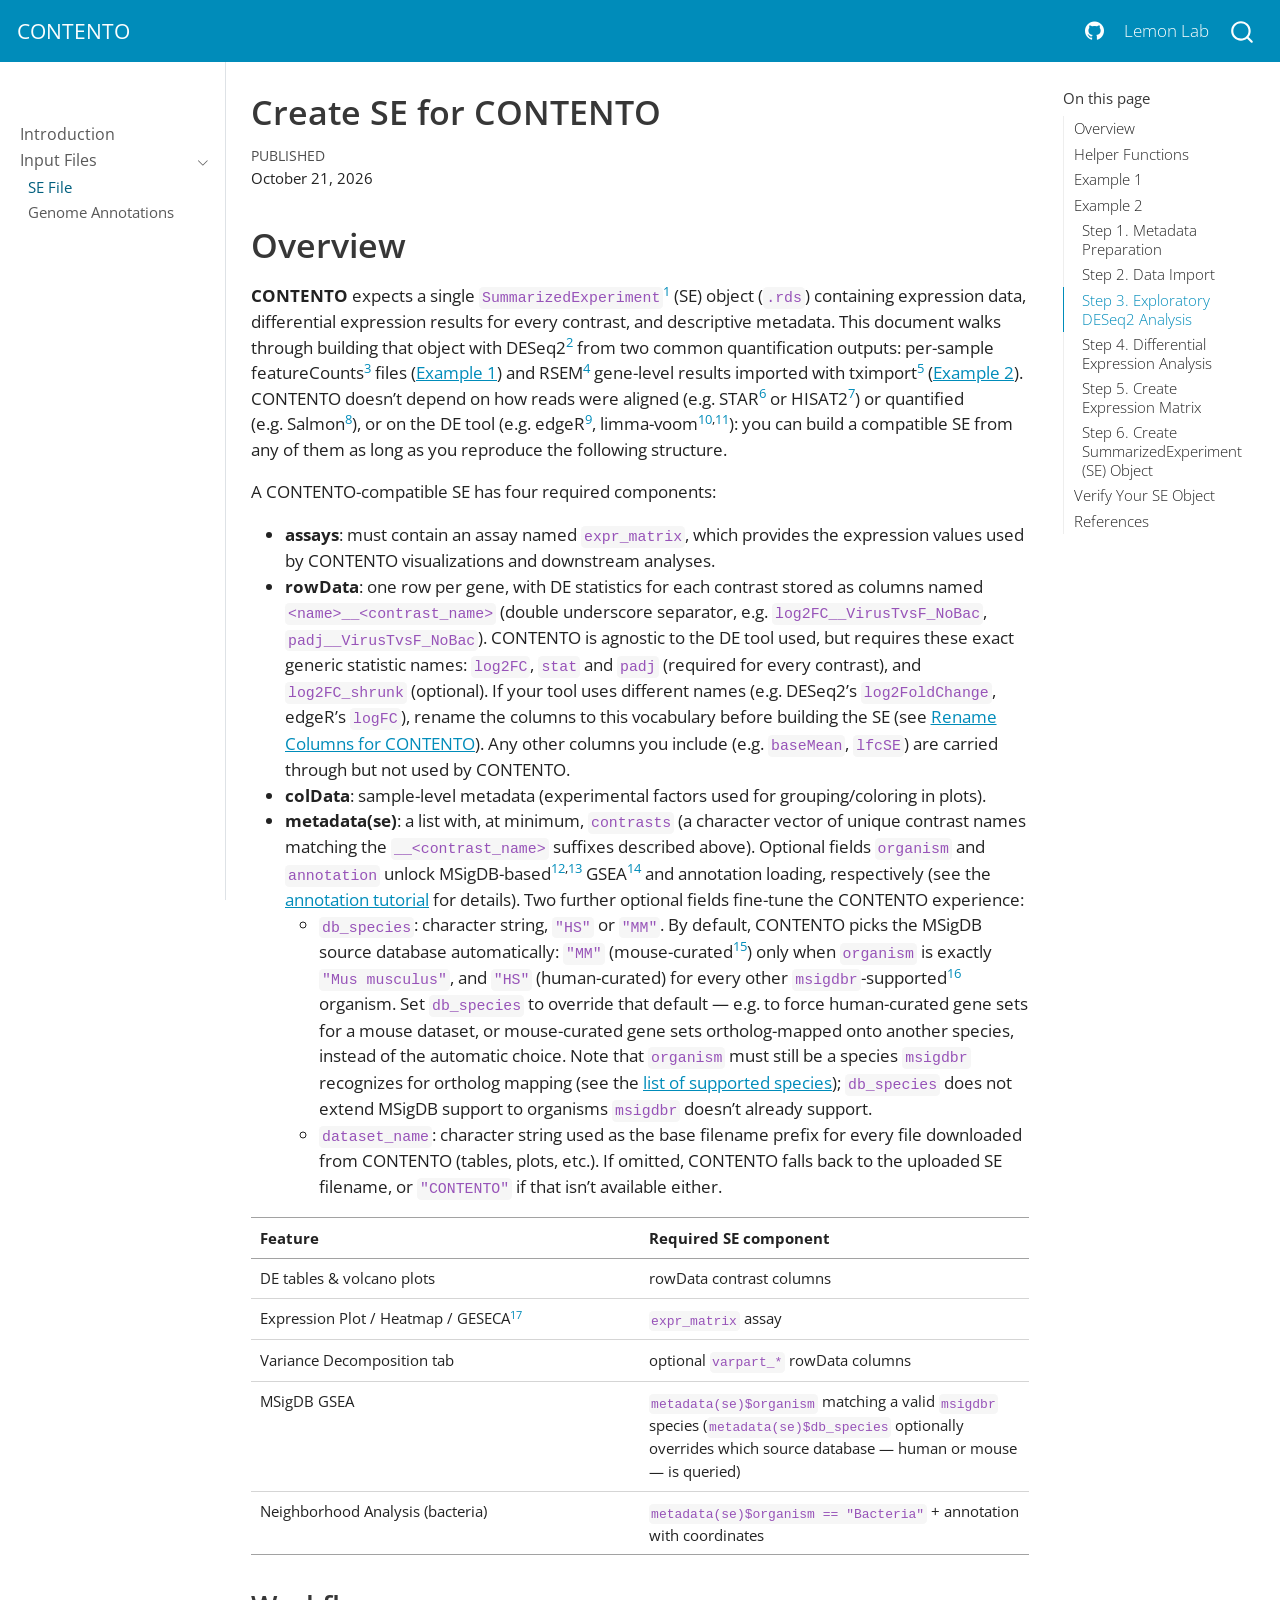
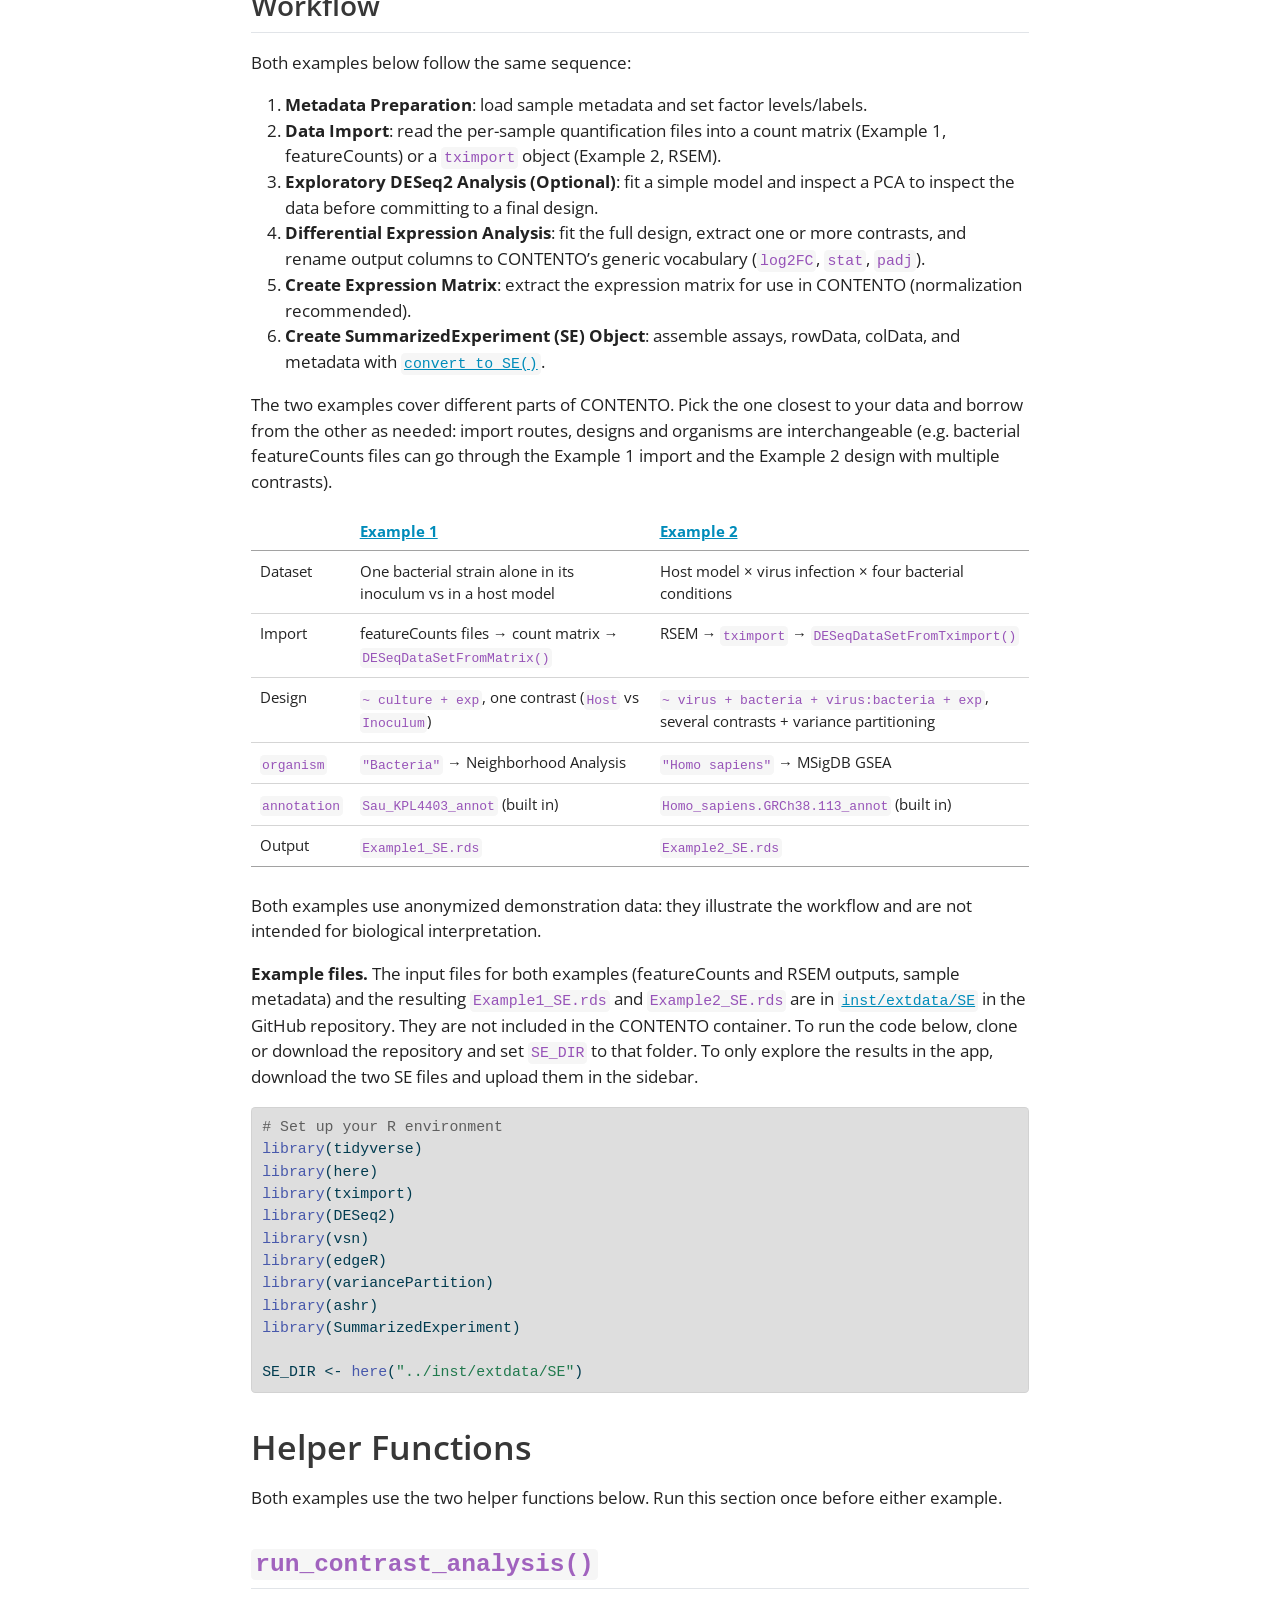
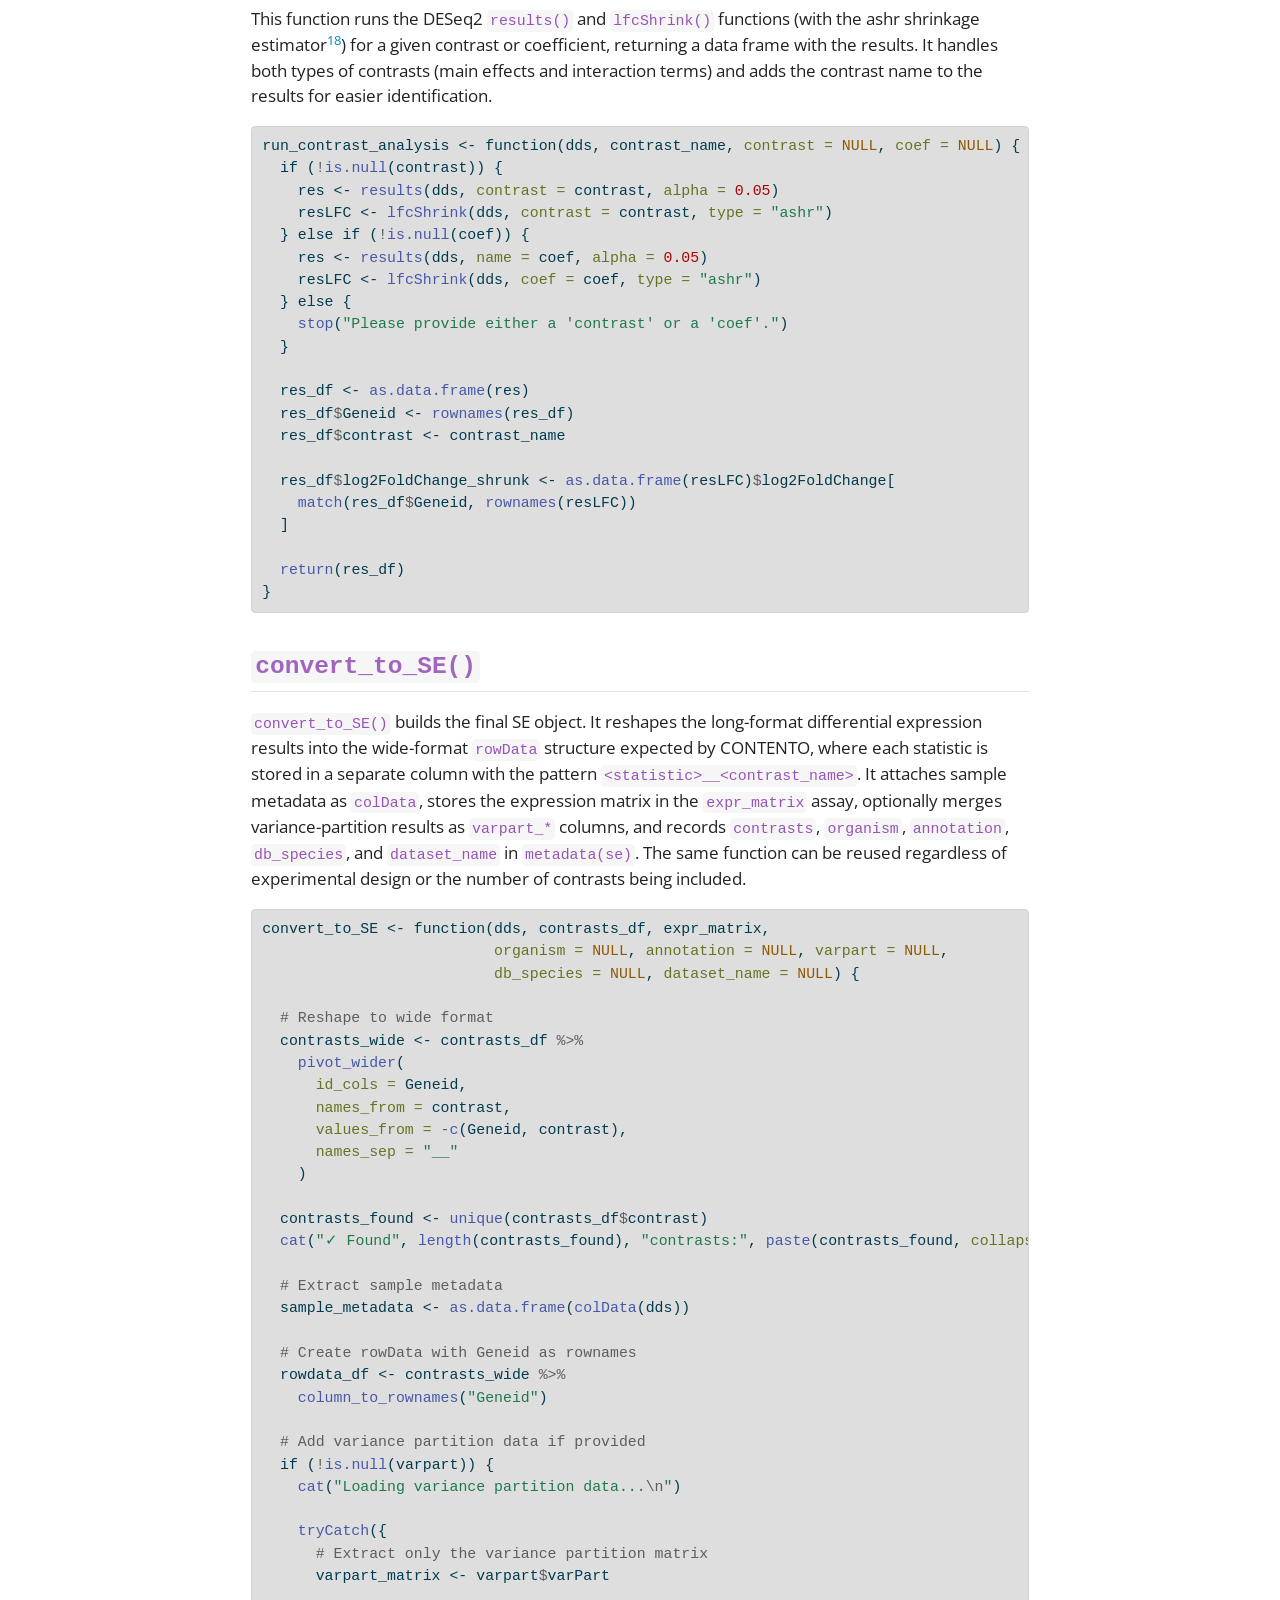
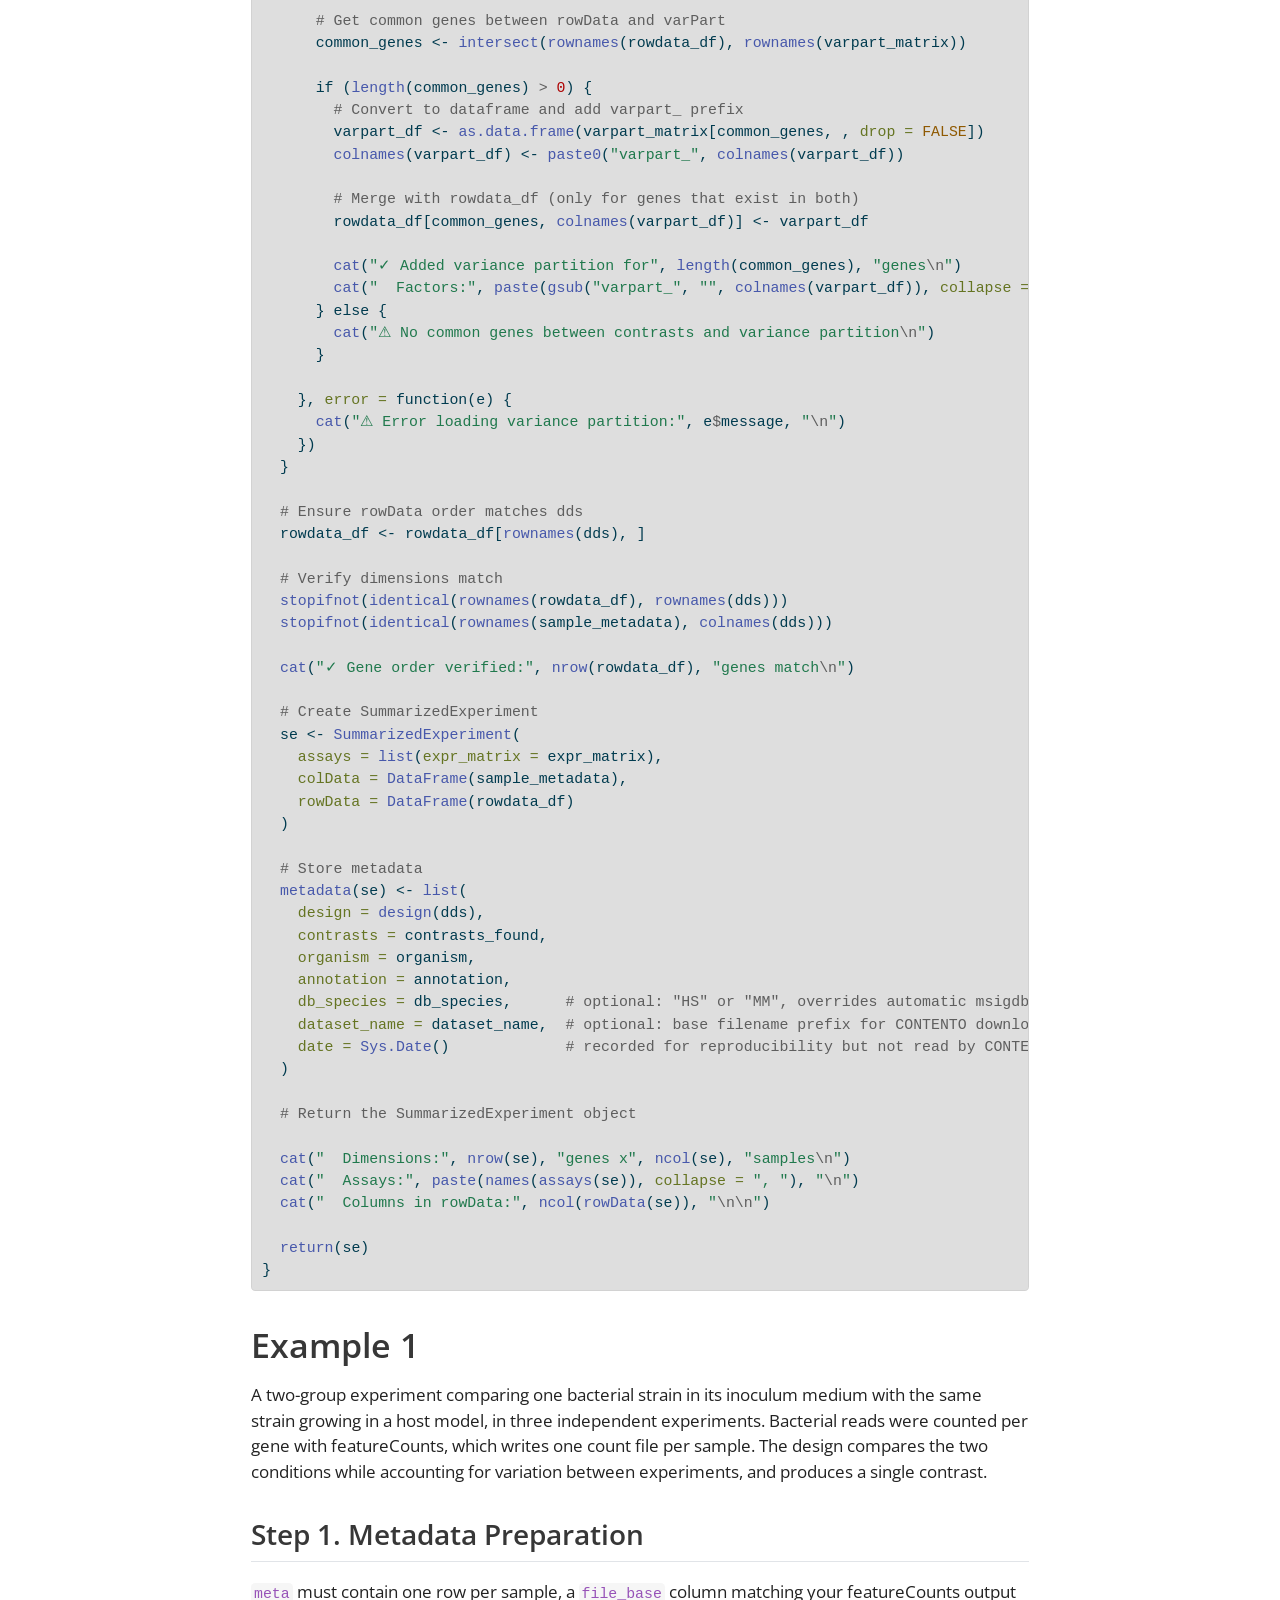
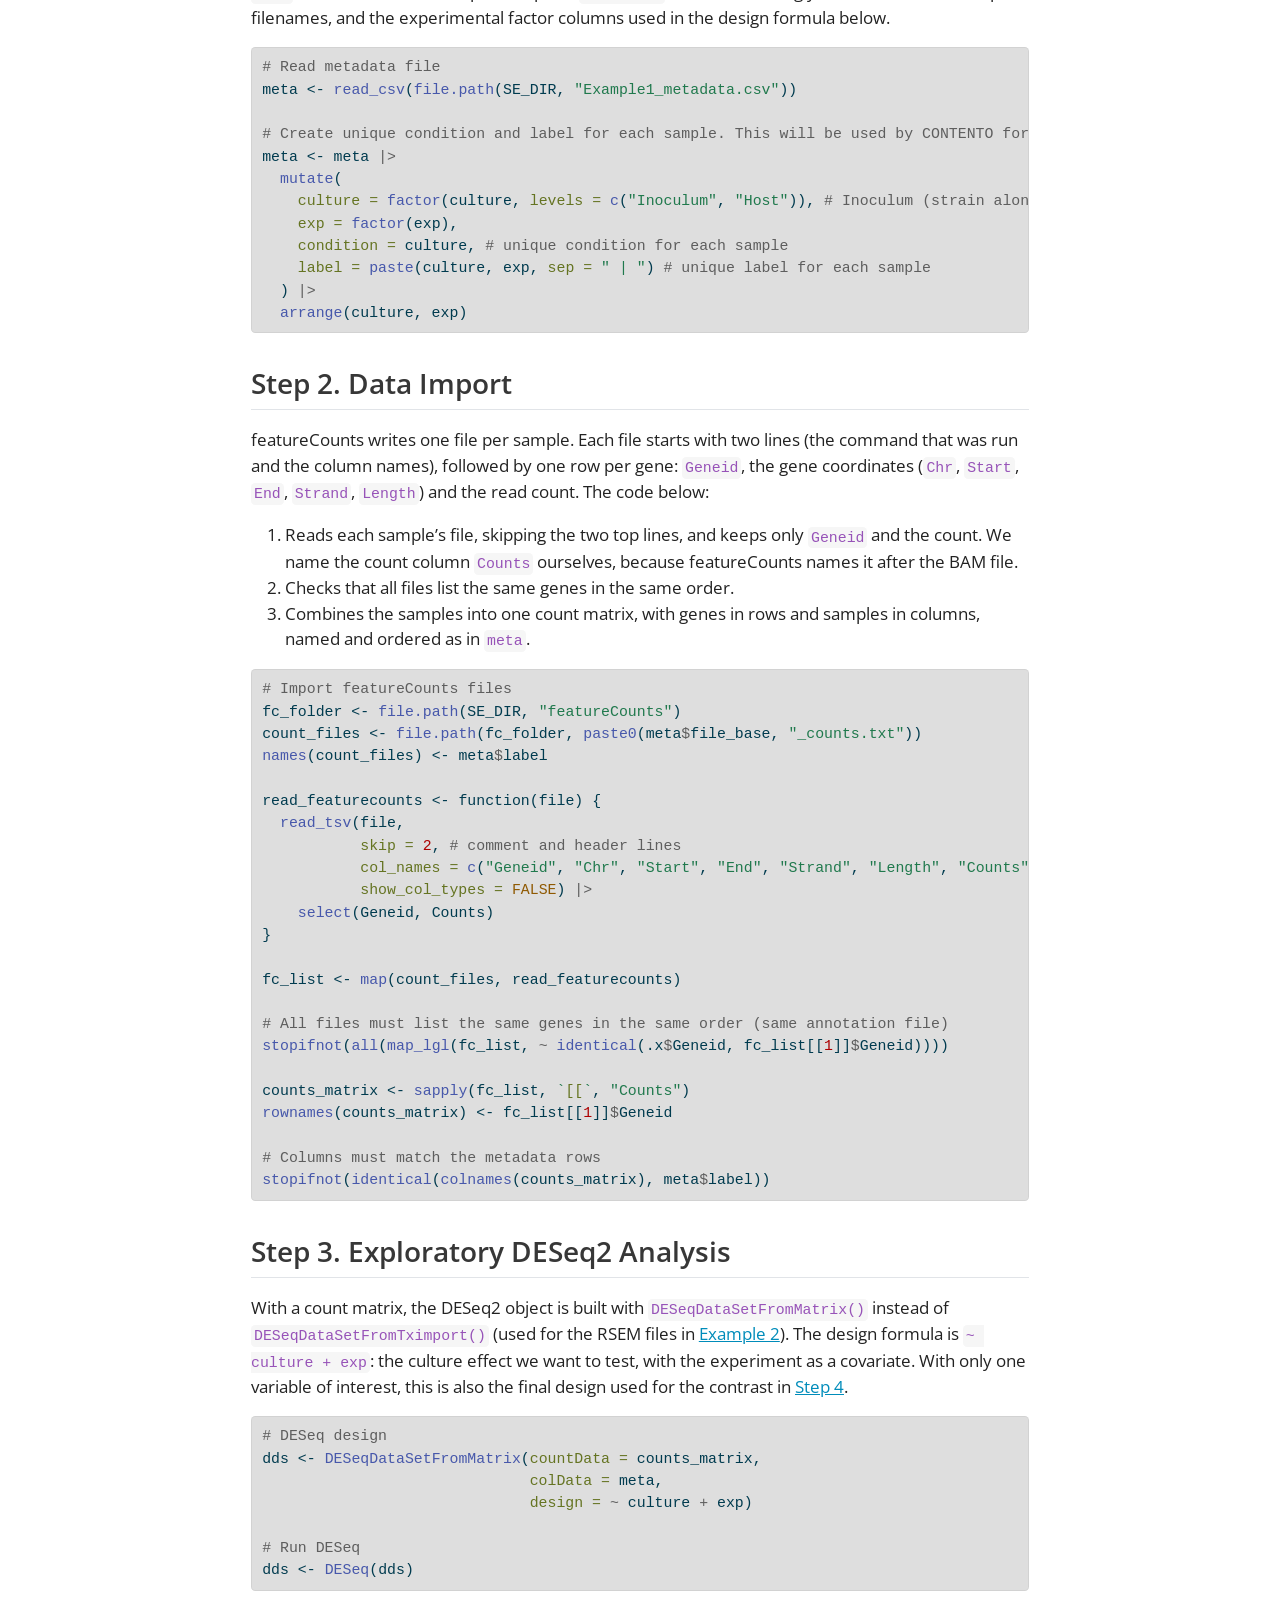
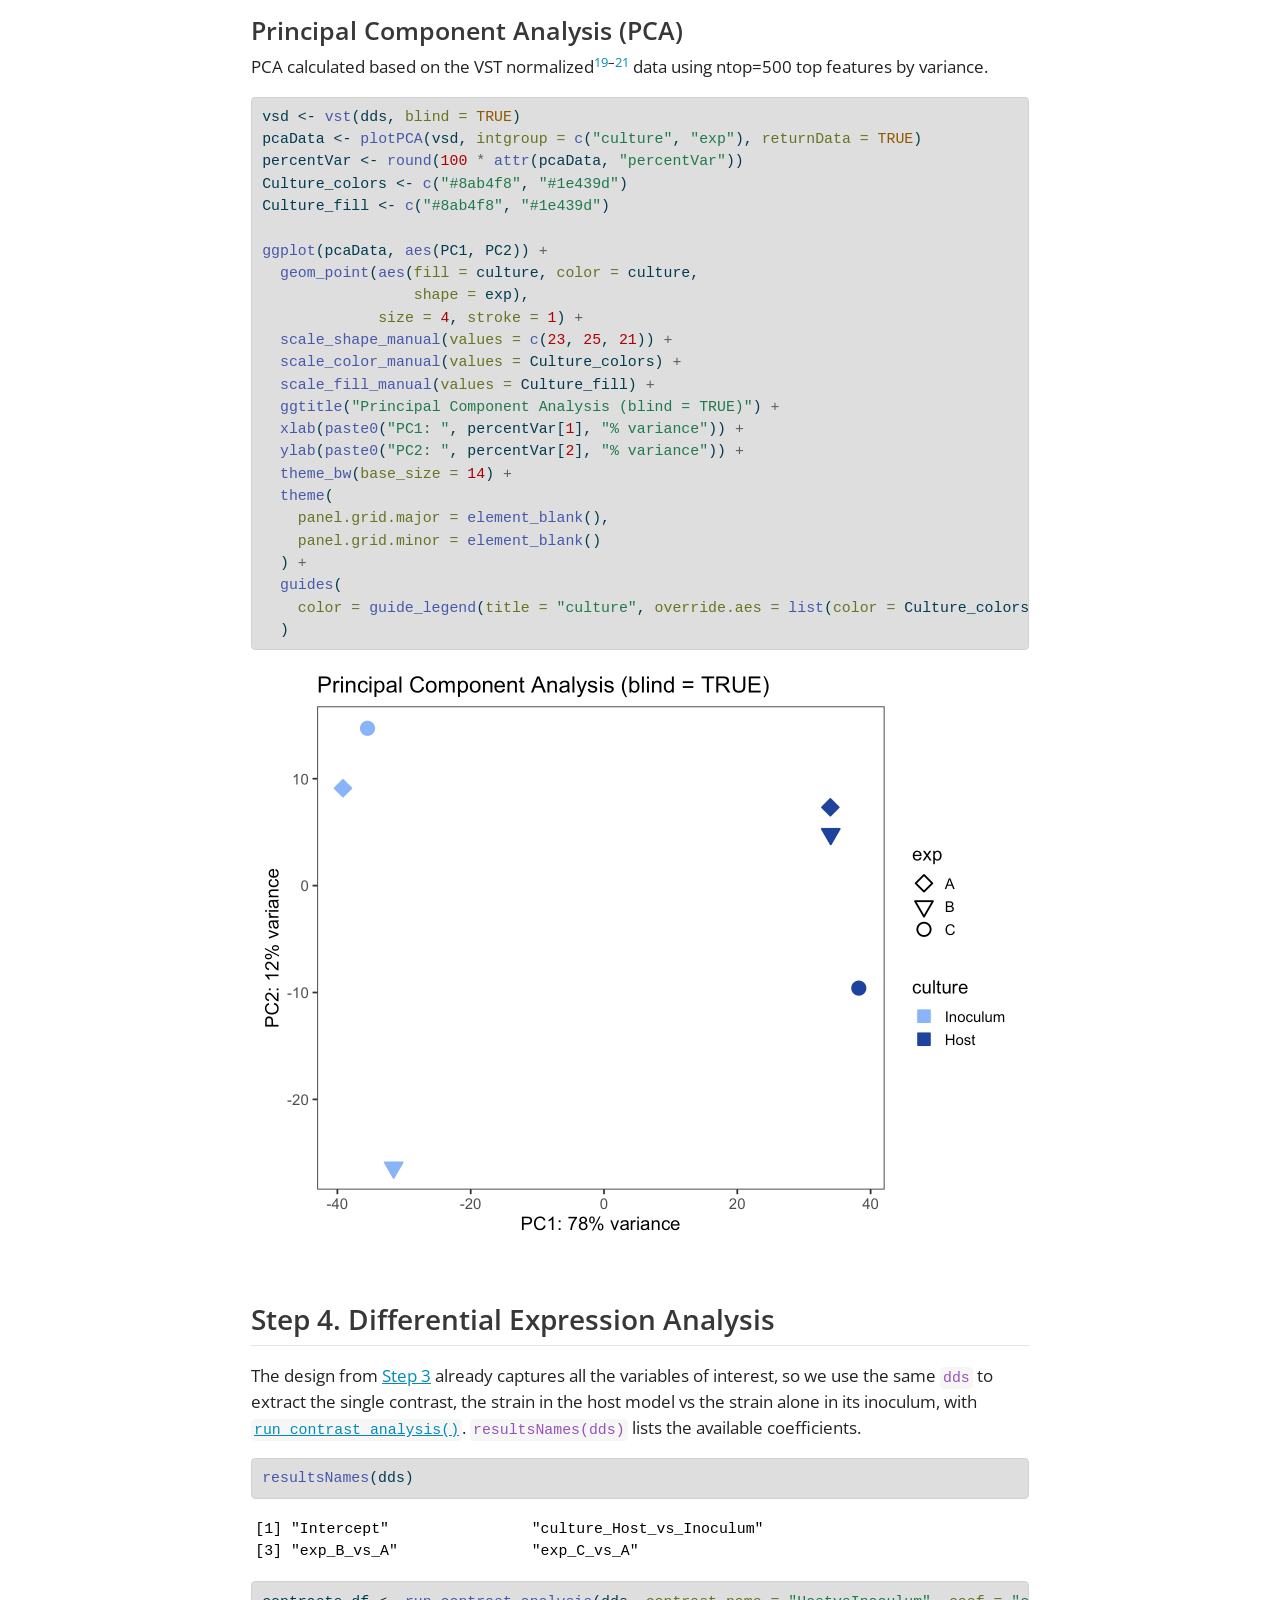
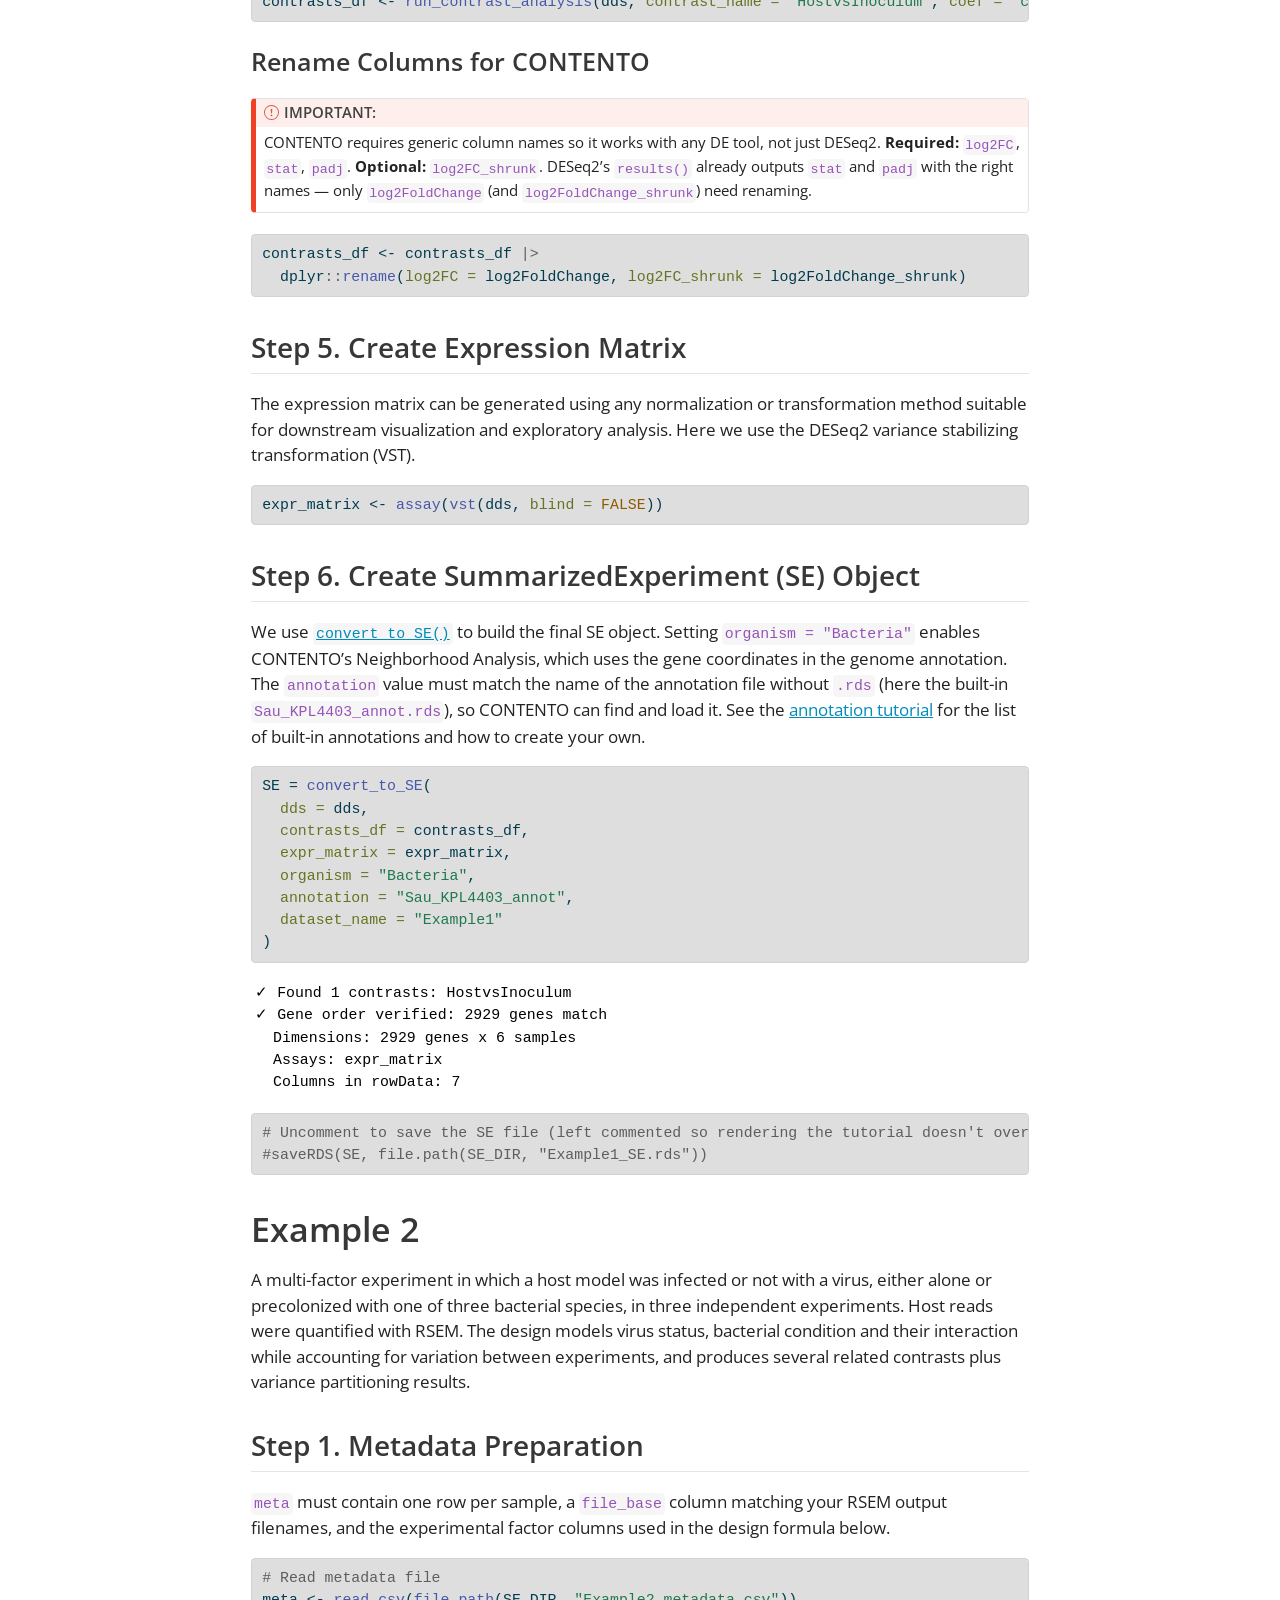
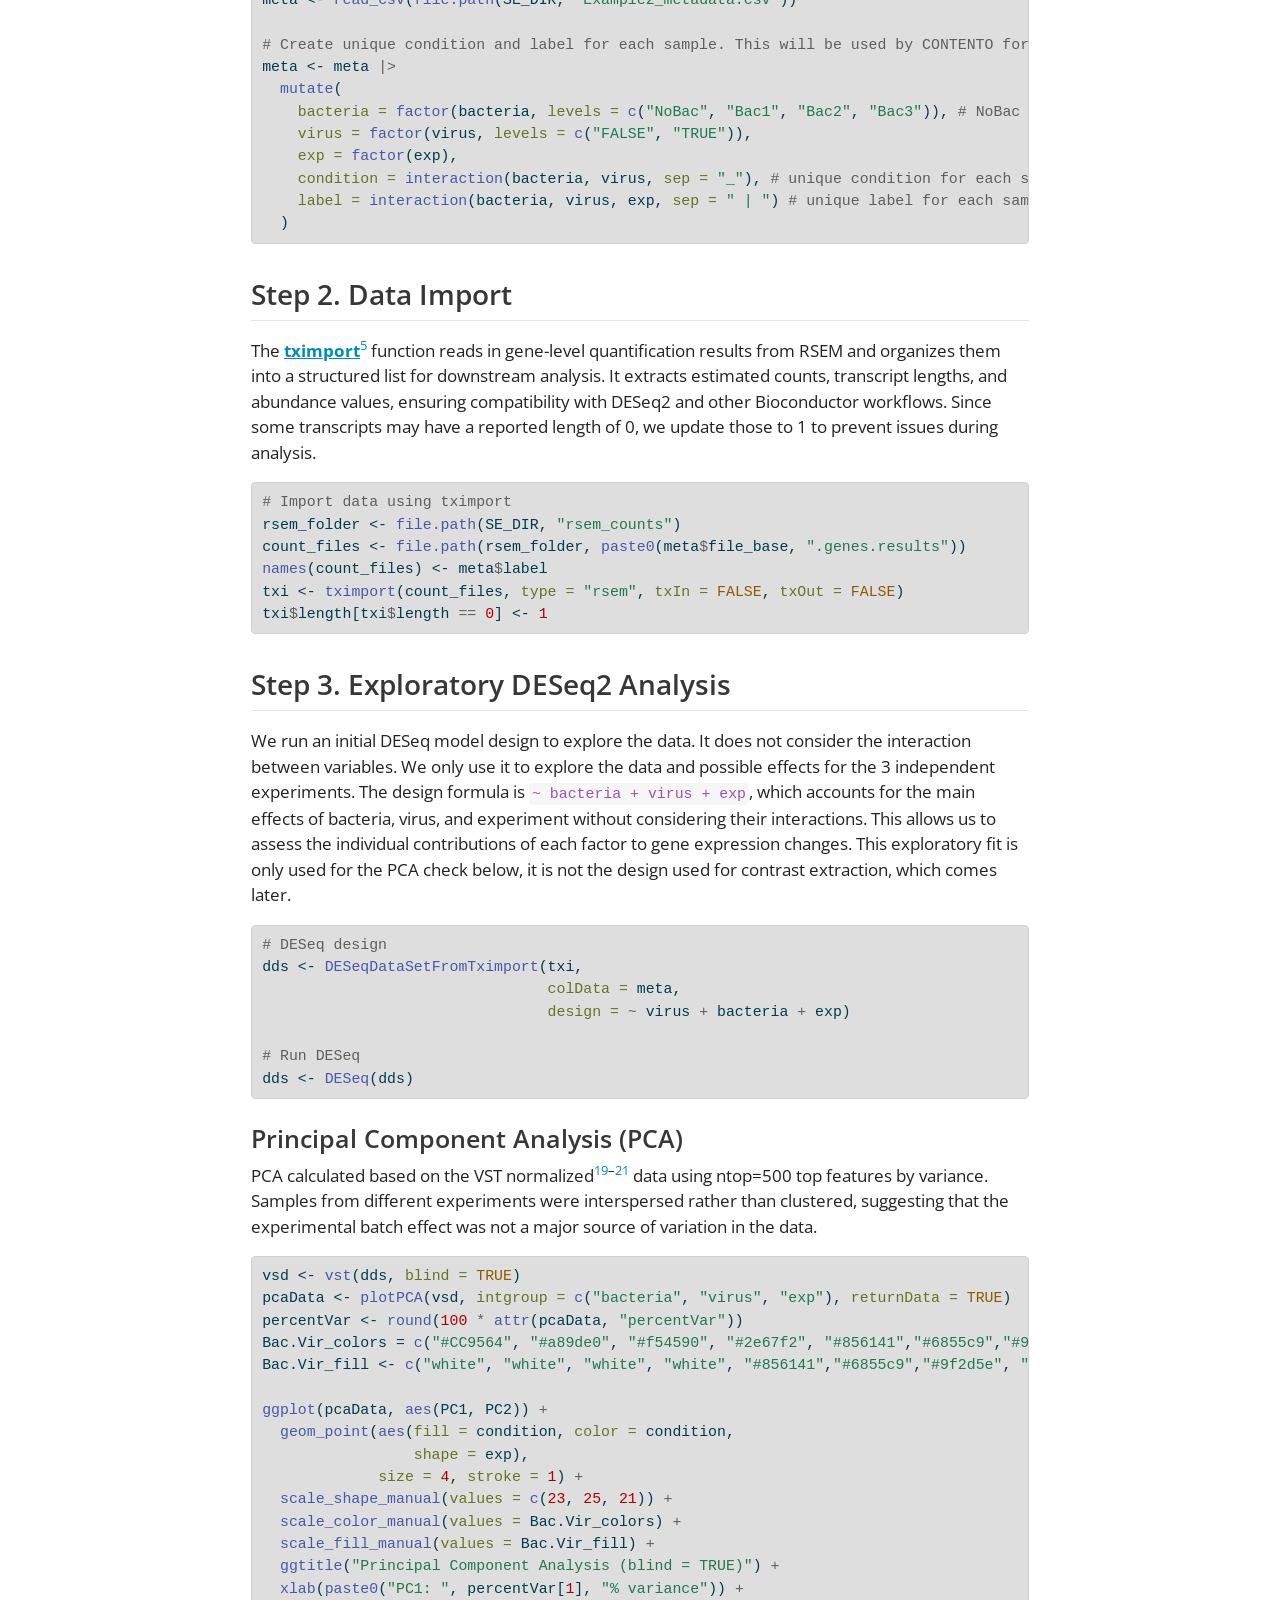
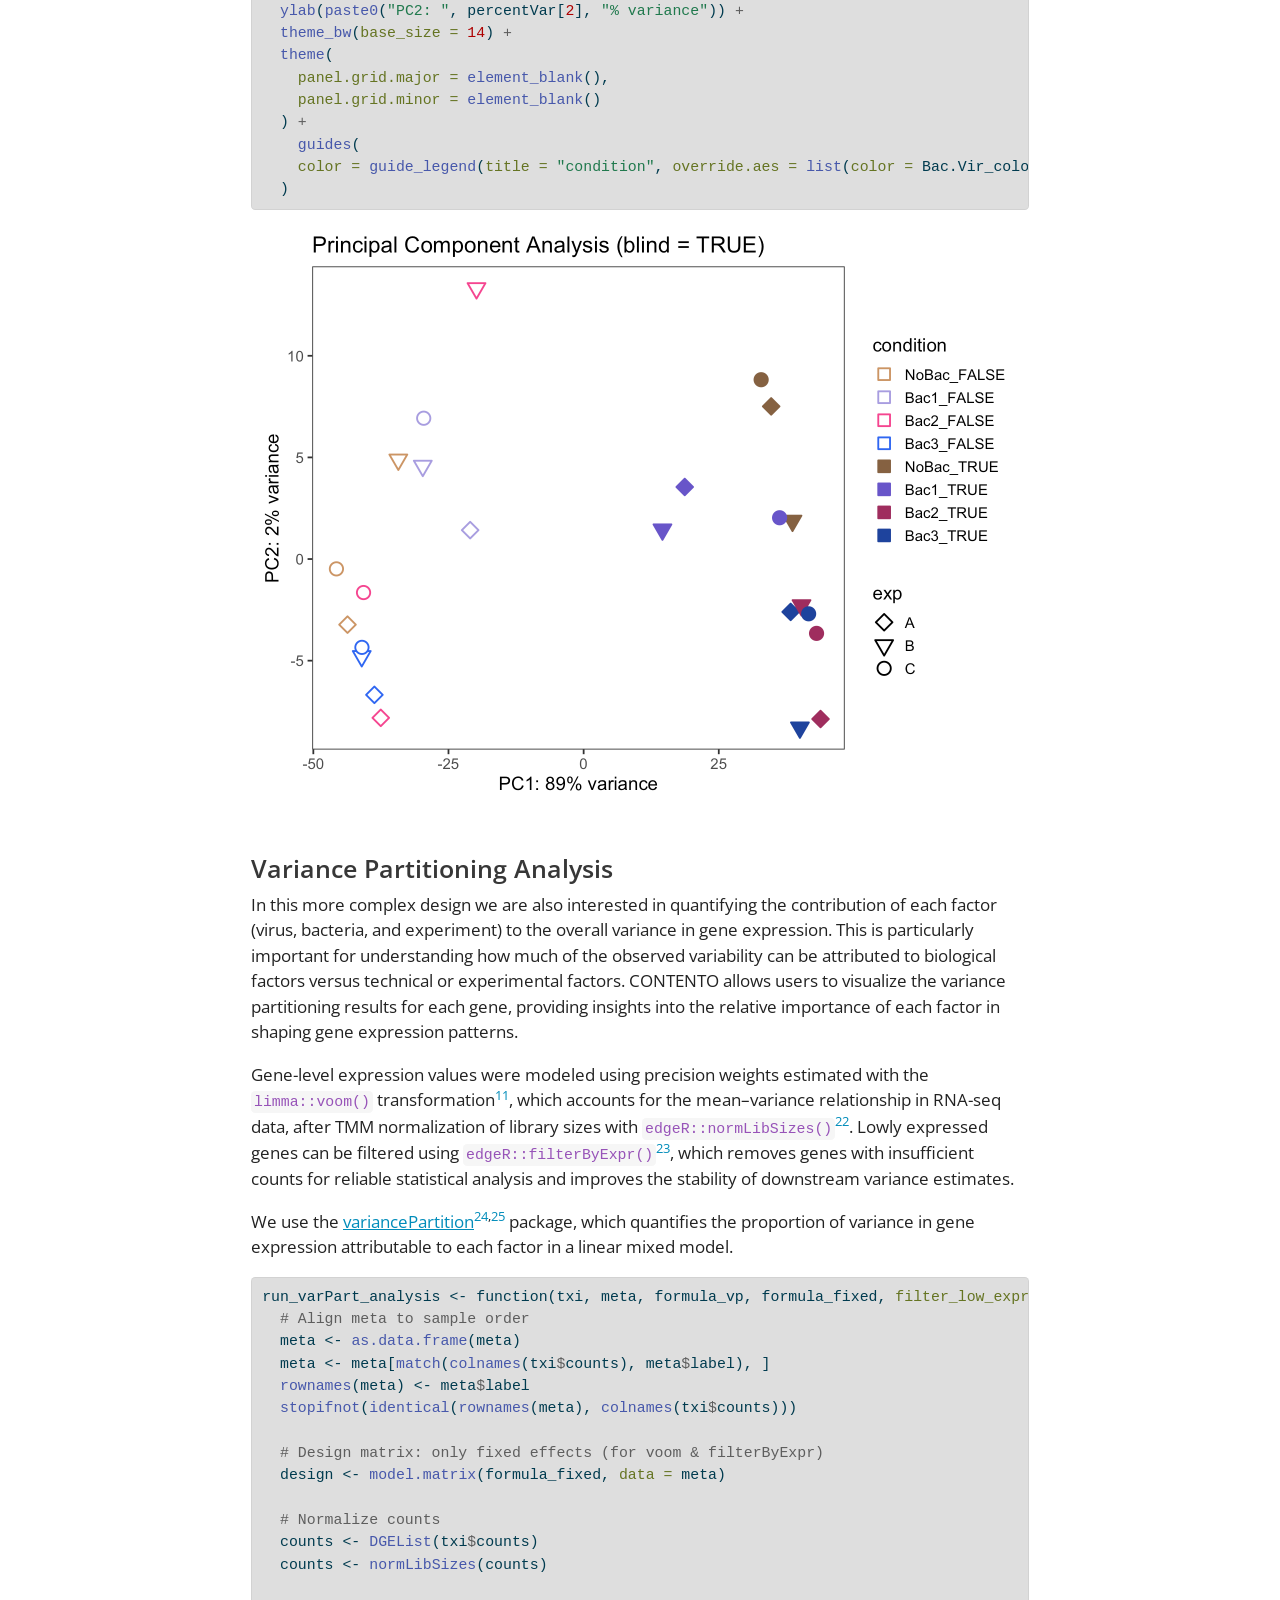
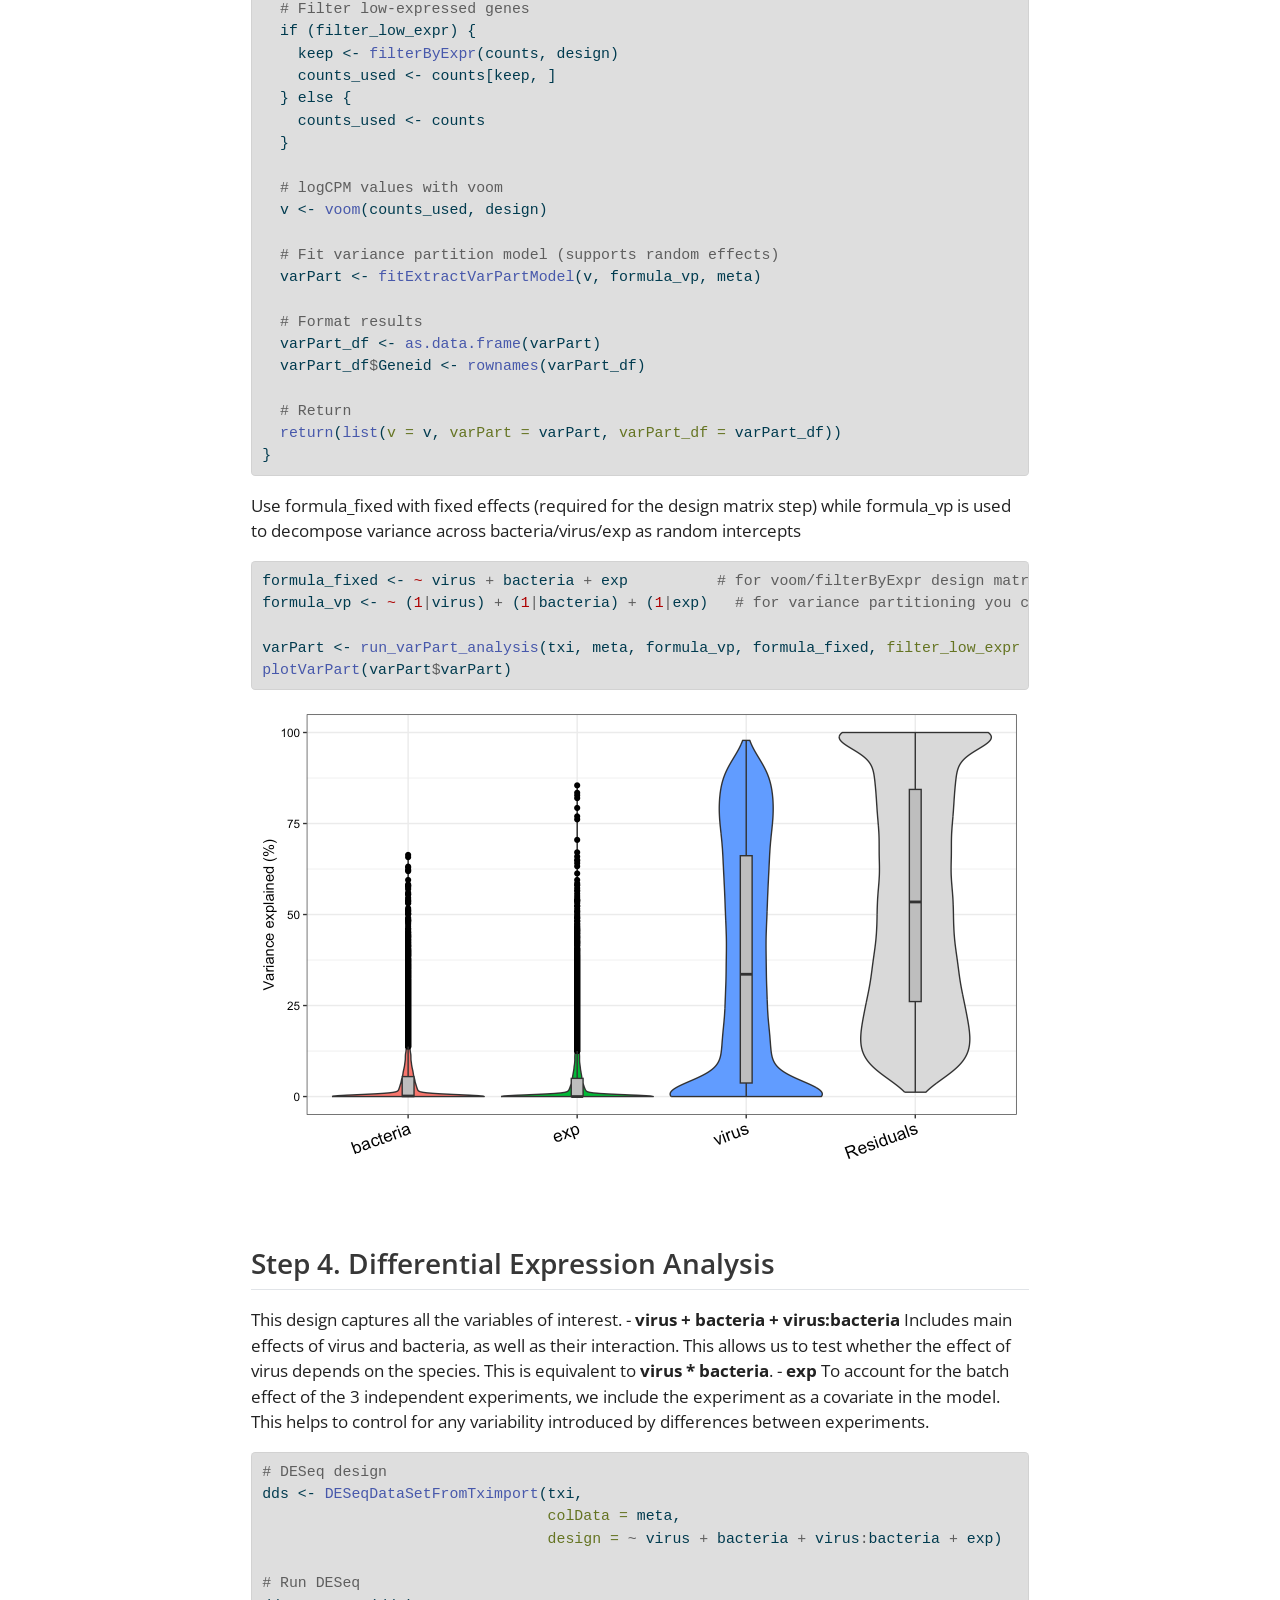
<file: docs/create-se-file.html>
<!DOCTYPE html>
<html xmlns="http://www.w3.org/1999/xhtml" lang="en" xml:lang="en"><head>

<meta charset="utf-8">
<meta name="generator" content="quarto-1.3.433">

<meta name="viewport" content="width=device-width, initial-scale=1.0, user-scalable=yes">

<meta name="dcterms.date" content="2026-10-21">

<title>CONTENTO - Create SE for CONTENTO</title>
<style>
code{white-space: pre-wrap;}
span.smallcaps{font-variant: small-caps;}
div.columns{display: flex; gap: min(4vw, 1.5em);}
div.column{flex: auto; overflow-x: auto;}
div.hanging-indent{margin-left: 1.5em; text-indent: -1.5em;}
ul.task-list{list-style: none;}
ul.task-list li input[type="checkbox"] {
  width: 0.8em;
  margin: 0 0.8em 0.2em -1em; /* quarto-specific, see https://github.com/quarto-dev/quarto-cli/issues/4556 */ 
  vertical-align: middle;
}
/* CSS for syntax highlighting */
pre > code.sourceCode { white-space: pre; position: relative; }
pre > code.sourceCode > span { display: inline-block; line-height: 1.25; }
pre > code.sourceCode > span:empty { height: 1.2em; }
.sourceCode { overflow: visible; }
code.sourceCode > span { color: inherit; text-decoration: inherit; }
div.sourceCode { margin: 1em 0; }
pre.sourceCode { margin: 0; }
@media screen {
div.sourceCode { overflow: auto; }
}
@media print {
pre > code.sourceCode { white-space: pre-wrap; }
pre > code.sourceCode > span { text-indent: -5em; padding-left: 5em; }
}
pre.numberSource code
  { counter-reset: source-line 0; }
pre.numberSource code > span
  { position: relative; left: -4em; counter-increment: source-line; }
pre.numberSource code > span > a:first-child::before
  { content: counter(source-line);
    position: relative; left: -1em; text-align: right; vertical-align: baseline;
    border: none; display: inline-block;
    -webkit-touch-callout: none; -webkit-user-select: none;
    -khtml-user-select: none; -moz-user-select: none;
    -ms-user-select: none; user-select: none;
    padding: 0 4px; width: 4em;
  }
pre.numberSource { margin-left: 3em;  padding-left: 4px; }
div.sourceCode
  {   }
@media screen {
pre > code.sourceCode > span > a:first-child::before { text-decoration: underline; }
}
/* CSS for citations */
div.csl-bib-body { }
div.csl-entry {
  clear: both;
}
.hanging-indent div.csl-entry {
  margin-left:2em;
  text-indent:-2em;
}
div.csl-left-margin {
  min-width:2em;
  float:left;
}
div.csl-right-inline {
  margin-left:2em;
  padding-left:1em;
}
div.csl-indent {
  margin-left: 2em;
}</style>


<script src="site_libs/quarto-nav/quarto-nav.js"></script>
<script src="site_libs/quarto-nav/headroom.min.js"></script>
<script src="site_libs/clipboard/clipboard.min.js"></script>
<script src="site_libs/quarto-search/autocomplete.umd.js"></script>
<script src="site_libs/quarto-search/fuse.min.js"></script>
<script src="site_libs/quarto-search/quarto-search.js"></script>
<meta name="quarto:offset" content="./">
<script src="site_libs/quarto-html/quarto.js"></script>
<script src="site_libs/quarto-html/popper.min.js"></script>
<script src="site_libs/quarto-html/tippy.umd.min.js"></script>
<script src="site_libs/quarto-html/anchor.min.js"></script>
<link href="site_libs/quarto-html/tippy.css" rel="stylesheet">
<link href="site_libs/quarto-html/quarto-syntax-highlighting.css" rel="stylesheet" id="quarto-text-highlighting-styles">
<script src="site_libs/bootstrap/bootstrap.min.js"></script>
<link href="site_libs/bootstrap/bootstrap-icons.css" rel="stylesheet">
<link href="site_libs/bootstrap/bootstrap.min.css" rel="stylesheet" id="quarto-bootstrap" data-mode="light">
<script id="quarto-search-options" type="application/json">{
  "location": "navbar",
  "copy-button": false,
  "collapse-after": 3,
  "panel-placement": "end",
  "type": "overlay",
  "limit": 20,
  "language": {
    "search-no-results-text": "No results",
    "search-matching-documents-text": "matching documents",
    "search-copy-link-title": "Copy link to search",
    "search-hide-matches-text": "Hide additional matches",
    "search-more-match-text": "more match in this document",
    "search-more-matches-text": "more matches in this document",
    "search-clear-button-title": "Clear",
    "search-detached-cancel-button-title": "Cancel",
    "search-submit-button-title": "Submit",
    "search-label": "Search"
  }
}</script>


</head>

<body class="nav-sidebar docked nav-fixed">

<div id="quarto-search-results"></div>
  <header id="quarto-header" class="headroom fixed-top">
    <nav class="navbar navbar-expand-lg navbar-dark ">
      <div class="navbar-container container-fluid">
      <div class="navbar-brand-container">
    <a class="navbar-brand" href="./index.html">
    <span class="navbar-title"><strong>CONTENTO</strong></span>
    </a>
  </div>
            <div id="quarto-search" class="" title="Search"></div>
          <button class="navbar-toggler" type="button" data-bs-toggle="collapse" data-bs-target="#navbarCollapse" aria-controls="navbarCollapse" aria-expanded="false" aria-label="Toggle navigation" onclick="if (window.quartoToggleHeadroom) { window.quartoToggleHeadroom(); }">
  <span class="navbar-toggler-icon"></span>
</button>
          <div class="collapse navbar-collapse" id="navbarCollapse">
            <ul class="navbar-nav navbar-nav-scroll ms-auto">
  <li class="nav-item compact">
    <a class="nav-link" href="https://github.com/KLemonLab/CONTENTO" rel="" target=""><i class="bi bi-github" role="img" aria-label="GitHub">
</i> 
 <span class="menu-text"></span></a>
  </li>  
  <li class="nav-item">
    <a class="nav-link" href="https://www.bcm.edu/research/faculty-labs/katherine-lemon-lab" rel="" target="">
 <span class="menu-text">Lemon Lab</span></a>
  </li>  
</ul>
            <div class="quarto-navbar-tools">
</div>
          </div> <!-- /navcollapse -->
      </div> <!-- /container-fluid -->
    </nav>
  <nav class="quarto-secondary-nav">
    <div class="container-fluid d-flex">
      <button type="button" class="quarto-btn-toggle btn" data-bs-toggle="collapse" data-bs-target="#quarto-sidebar,#quarto-sidebar-glass" aria-controls="quarto-sidebar" aria-expanded="false" aria-label="Toggle sidebar navigation" onclick="if (window.quartoToggleHeadroom) { window.quartoToggleHeadroom(); }">
        <i class="bi bi-layout-text-sidebar-reverse"></i>
      </button>
      <nav class="quarto-page-breadcrumbs" aria-label="breadcrumb"><ol class="breadcrumb"><li class="breadcrumb-item"><a href="./create-se-file.html">Input Files</a></li><li class="breadcrumb-item"><a href="./create-se-file.html">SE File</a></li></ol></nav>
      <a class="flex-grow-1" role="button" data-bs-toggle="collapse" data-bs-target="#quarto-sidebar,#quarto-sidebar-glass" aria-controls="quarto-sidebar" aria-expanded="false" aria-label="Toggle sidebar navigation" onclick="if (window.quartoToggleHeadroom) { window.quartoToggleHeadroom(); }">      
      </a>
      <button type="button" class="btn quarto-search-button" aria-label="" onclick="window.quartoOpenSearch();">
        <i class="bi bi-search"></i>
      </button>
    </div>
  </nav>
</header>
<!-- content -->
<div id="quarto-content" class="quarto-container page-columns page-rows-contents page-layout-full page-navbar">
<!-- sidebar -->
  <nav id="quarto-sidebar" class="sidebar collapse collapse-horizontal sidebar-navigation docked overflow-auto">
        <div class="mt-2 flex-shrink-0 align-items-center">
        <div class="sidebar-search">
        <div id="quarto-search" class="" title="Search"></div>
        </div>
        </div>
    <div class="sidebar-menu-container"> 
    <ul class="list-unstyled mt-1">
        <li class="sidebar-item">
  <div class="sidebar-item-container"> 
  <a href="./index.html" class="sidebar-item-text sidebar-link">
 <span class="menu-text">Introduction</span></a>
  </div>
</li>
        <li class="sidebar-item sidebar-item-section">
      <div class="sidebar-item-container"> 
            <a class="sidebar-item-text sidebar-link text-start" data-bs-toggle="collapse" data-bs-target="#quarto-sidebar-section-1" aria-expanded="true">
 <span class="menu-text">Input Files</span></a>
          <a class="sidebar-item-toggle text-start" data-bs-toggle="collapse" data-bs-target="#quarto-sidebar-section-1" aria-expanded="true" aria-label="Toggle section">
            <i class="bi bi-chevron-right ms-2"></i>
          </a> 
      </div>
      <ul id="quarto-sidebar-section-1" class="collapse list-unstyled sidebar-section depth1 show">  
          <li class="sidebar-item">
  <div class="sidebar-item-container"> 
  <a href="./create-se-file.html" class="sidebar-item-text sidebar-link active">
 <span class="menu-text">SE File</span></a>
  </div>
</li>
          <li class="sidebar-item">
  <div class="sidebar-item-container"> 
  <a href="./create-genome-annotations.html" class="sidebar-item-text sidebar-link">
 <span class="menu-text">Genome Annotations</span></a>
  </div>
</li>
      </ul>
  </li>
    </ul>
    </div>
</nav>
<div id="quarto-sidebar-glass" data-bs-toggle="collapse" data-bs-target="#quarto-sidebar,#quarto-sidebar-glass"></div>
<!-- margin-sidebar -->
    <div id="quarto-margin-sidebar" class="sidebar margin-sidebar">
        <nav id="TOC" role="doc-toc" class="toc-active">
    <h2 id="toc-title">On this page</h2>
   
  <ul class="collapse">
  <li><a href="#overview" id="toc-overview" class="nav-link active" data-scroll-target="#overview">Overview</a>
  <ul class="collapse">
  <li><a href="#workflow" id="toc-workflow" class="nav-link" data-scroll-target="#workflow">Workflow</a></li>
  </ul></li>
  <li><a href="#helper-functions" id="toc-helper-functions" class="nav-link" data-scroll-target="#helper-functions">Helper Functions</a>
  <ul class="collapse">
  <li><a href="#run-contrast-analysis" id="toc-run-contrast-analysis" class="nav-link" data-scroll-target="#run-contrast-analysis"><code>run_contrast_analysis()</code></a></li>
  <li><a href="#convert-to-se" id="toc-convert-to-se" class="nav-link" data-scroll-target="#convert-to-se"><code>convert_to_SE()</code></a></li>
  </ul></li>
  <li><a href="#example-1" id="toc-example-1" class="nav-link" data-scroll-target="#example-1">Example 1</a>
  <ul class="collapse">
  <li><a href="#step-1.-metadata-preparation" id="toc-step-1.-metadata-preparation" class="nav-link" data-scroll-target="#step-1.-metadata-preparation">Step 1. Metadata Preparation</a></li>
  <li><a href="#step-2.-data-import" id="toc-step-2.-data-import" class="nav-link" data-scroll-target="#step-2.-data-import">Step 2. Data Import</a></li>
  <li><a href="#example1-step3" id="toc-example1-step3" class="nav-link" data-scroll-target="#example1-step3">Step 3. Exploratory DESeq2 Analysis</a></li>
  <li><a href="#example1-step4" id="toc-example1-step4" class="nav-link" data-scroll-target="#example1-step4">Step 4. Differential Expression Analysis</a></li>
  <li><a href="#step-5.-create-expression-matrix" id="toc-step-5.-create-expression-matrix" class="nav-link" data-scroll-target="#step-5.-create-expression-matrix">Step 5. Create Expression Matrix</a></li>
  <li><a href="#example1-step6" id="toc-example1-step6" class="nav-link" data-scroll-target="#example1-step6">Step 6. Create SummarizedExperiment (SE) Object</a></li>
  </ul></li>
  <li><a href="#example-2" id="toc-example-2" class="nav-link" data-scroll-target="#example-2">Example 2</a>
  <ul class="collapse">
  <li><a href="#step-1.-metadata-preparation-1" id="toc-step-1.-metadata-preparation-1" class="nav-link" data-scroll-target="#step-1.-metadata-preparation-1">Step 1. Metadata Preparation</a></li>
  <li><a href="#step-2.-data-import-1" id="toc-step-2.-data-import-1" class="nav-link" data-scroll-target="#step-2.-data-import-1">Step 2. Data Import</a></li>
  <li><a href="#example2-step3" id="toc-example2-step3" class="nav-link" data-scroll-target="#example2-step3">Step 3. Exploratory DESeq2 Analysis</a></li>
  <li><a href="#step-4.-differential-expression-analysis" id="toc-step-4.-differential-expression-analysis" class="nav-link" data-scroll-target="#step-4.-differential-expression-analysis">Step 4. Differential Expression Analysis</a></li>
  <li><a href="#step-5.-create-expression-matrix-1" id="toc-step-5.-create-expression-matrix-1" class="nav-link" data-scroll-target="#step-5.-create-expression-matrix-1">Step 5. Create Expression Matrix</a></li>
  <li><a href="#step-6.-create-summarizedexperiment-se-object" id="toc-step-6.-create-summarizedexperiment-se-object" class="nav-link" data-scroll-target="#step-6.-create-summarizedexperiment-se-object">Step 6. Create SummarizedExperiment (SE) Object</a></li>
  </ul></li>
  <li><a href="#verify-your-se-object" id="toc-verify-your-se-object" class="nav-link" data-scroll-target="#verify-your-se-object">Verify Your SE Object</a></li>
  <li><a href="#references" id="toc-references" class="nav-link" data-scroll-target="#references">References</a></li>
  </ul>
</nav>
    </div>
<!-- main -->
<main class="content column-body" id="quarto-document-content">

<header id="title-block-header" class="quarto-title-block default">
<div class="quarto-title">
<h1 class="title">Create SE for CONTENTO</h1>
</div>



<div class="quarto-title-meta">

    
    <div>
    <div class="quarto-title-meta-heading">Published</div>
    <div class="quarto-title-meta-contents">
      <p class="date">October 21, 2026</p>
    </div>
  </div>
  
    
  </div>
  

</header>

<section id="overview" class="level1">
<h1>Overview</h1>
<p><strong>CONTENTO</strong> expects a single <code>SummarizedExperiment</code><span class="citation" data-cites="SummarizedExperiment"><sup><a href="#ref-SummarizedExperiment" role="doc-biblioref">1</a></sup></span> (SE) object (<code>.rds</code>) containing expression data, differential expression results for every contrast, and descriptive metadata. This document walks through building that object with DESeq2<span class="citation" data-cites="Love2014"><sup><a href="#ref-Love2014" role="doc-biblioref">2</a></sup></span> from two common quantification outputs: per-sample featureCounts<span class="citation" data-cites="Liao2014"><sup><a href="#ref-Liao2014" role="doc-biblioref">3</a></sup></span> files (<a href="#example-1">Example 1</a>) and RSEM<span class="citation" data-cites="li2011"><sup><a href="#ref-li2011" role="doc-biblioref">4</a></sup></span> gene-level results imported with tximport<span class="citation" data-cites="tximport"><sup><a href="#ref-tximport" role="doc-biblioref">5</a></sup></span> (<a href="#example-2">Example 2</a>). CONTENTO doesn’t depend on how reads were aligned (e.g.&nbsp;STAR<span class="citation" data-cites="dobin2012"><sup><a href="#ref-dobin2012" role="doc-biblioref">6</a></sup></span> or HISAT2<span class="citation" data-cites="Kim2019"><sup><a href="#ref-Kim2019" role="doc-biblioref">7</a></sup></span>) or quantified (e.g.&nbsp;Salmon<span class="citation" data-cites="patro2017"><sup><a href="#ref-patro2017" role="doc-biblioref">8</a></sup></span>), or on the DE tool (e.g.&nbsp;edgeR<span class="citation" data-cites="robinson2009"><sup><a href="#ref-robinson2009" role="doc-biblioref">9</a></sup></span>, limma-voom<span class="citation" data-cites="ritchie2015 law2014"><sup><a href="#ref-ritchie2015" role="doc-biblioref">10</a>,<a href="#ref-law2014" role="doc-biblioref">11</a></sup></span>): you can build a compatible SE from any of them as long as you reproduce the following structure.</p>
<p>A CONTENTO-compatible SE has four required components:</p>
<ul>
<li><strong>assays</strong>: must contain an assay named <code>expr_matrix</code>, which provides the expression values used by CONTENTO visualizations and downstream analyses.</li>
<li><strong>rowData</strong>: one row per gene, with DE statistics for each contrast stored as columns named <code>&lt;name&gt;__&lt;contrast_name&gt;</code> (double underscore separator, e.g.&nbsp;<code>log2FC__VirusTvsF_NoBac</code>, <code>padj__VirusTvsF_NoBac</code>). CONTENTO is agnostic to the DE tool used, but requires these exact generic statistic names: <code>log2FC</code>, <code>stat</code> and <code>padj</code> (required for every contrast), and <code>log2FC_shrunk</code> (optional). If your tool uses different names (e.g.&nbsp;DESeq2’s <code>log2FoldChange</code>, edgeR’s <code>logFC</code>), rename the columns to this vocabulary before building the SE (see <a href="#rename-columns">Rename Columns for CONTENTO</a>). Any other columns you include (e.g.&nbsp;<code>baseMean</code>, <code>lfcSE</code>) are carried through but not used by CONTENTO.</li>
<li><strong>colData</strong>: sample-level metadata (experimental factors used for grouping/coloring in plots).</li>
<li><strong>metadata(se)</strong>: a list with, at minimum, <code>contrasts</code> (a character vector of unique contrast names matching the <code>__&lt;contrast_name&gt;</code> suffixes described above). Optional fields <code>organism</code> and <code>annotation</code> unlock MSigDB-based<span class="citation" data-cites="liberzon2011 liberzon2015"><sup><a href="#ref-liberzon2011" role="doc-biblioref">12</a>,<a href="#ref-liberzon2015" role="doc-biblioref">13</a></sup></span> GSEA<span class="citation" data-cites="subramanian2005"><sup><a href="#ref-subramanian2005" role="doc-biblioref">14</a></sup></span> and annotation loading, respectively (see the <a href="create-genome-annotations.html">annotation tutorial</a> for details). Two further optional fields fine-tune the CONTENTO experience:
<ul>
<li><code>db_species</code>: character string, <code>"HS"</code> or <code>"MM"</code>. By default, CONTENTO picks the MSigDB source database automatically: <code>"MM"</code> (mouse-curated<span class="citation" data-cites="castanza2023"><sup><a href="#ref-castanza2023" role="doc-biblioref">15</a></sup></span>) only when <code>organism</code> is exactly <code>"Mus musculus"</code>, and <code>"HS"</code> (human-curated) for every other <code>msigdbr</code>-supported<span class="citation" data-cites="msigdbr"><sup><a href="#ref-msigdbr" role="doc-biblioref">16</a></sup></span> organism. Set <code>db_species</code> to override that default — e.g.&nbsp;to force human-curated gene sets for a mouse dataset, or mouse-curated gene sets ortholog-mapped onto another species, instead of the automatic choice. Note that <code>organism</code> must still be a species <code>msigdbr</code> recognizes for ortholog mapping (see the <a href="https://igordot.github.io/msigdbr/reference/msigdbr_species.html">list of supported species</a>); <code>db_species</code> does not extend MSigDB support to organisms <code>msigdbr</code> doesn’t already support.</li>
<li><code>dataset_name</code>: character string used as the base filename prefix for every file downloaded from CONTENTO (tables, plots, etc.). If omitted, CONTENTO falls back to the uploaded SE filename, or <code>"CONTENTO"</code> if that isn’t available either.</li>
</ul></li>
</ul>
<table class="table">
<colgroup>
<col style="width: 50%">
<col style="width: 50%">
</colgroup>
<thead>
<tr class="header">
<th>Feature</th>
<th>Required SE component</th>
</tr>
</thead>
<tbody>
<tr class="odd">
<td>DE tables &amp; volcano plots</td>
<td>rowData contrast columns</td>
</tr>
<tr class="even">
<td>Expression Plot / Heatmap / GESECA<span class="citation" data-cites="korotkevich2021"><sup><a href="#ref-korotkevich2021" role="doc-biblioref">17</a></sup></span></td>
<td><code>expr_matrix</code> assay</td>
</tr>
<tr class="odd">
<td>Variance Decomposition tab</td>
<td>optional <code>varpart_*</code> rowData columns</td>
</tr>
<tr class="even">
<td>MSigDB GSEA</td>
<td><code>metadata(se)$organism</code> matching a valid <code>msigdbr</code> species (<code>metadata(se)$db_species</code> optionally overrides which source database — human or mouse — is queried)</td>
</tr>
<tr class="odd">
<td>Neighborhood Analysis (bacteria)</td>
<td><code>metadata(se)$organism == "Bacteria"</code> + annotation with coordinates</td>
</tr>
</tbody>
</table>
<section id="workflow" class="level2">
<h2 class="anchored" data-anchor-id="workflow">Workflow</h2>
<p>Both examples below follow the same sequence:</p>
<ol type="1">
<li><strong>Metadata Preparation</strong>: load sample metadata and set factor levels/labels.</li>
<li><strong>Data Import</strong>: read the per-sample quantification files into a count matrix (Example 1, featureCounts) or a <code>tximport</code> object (Example 2, RSEM).</li>
<li><strong>Exploratory DESeq2 Analysis (Optional)</strong>: fit a simple model and inspect a PCA to inspect the data before committing to a final design.</li>
<li><strong>Differential Expression Analysis</strong>: fit the full design, extract one or more contrasts, and rename output columns to CONTENTO’s generic vocabulary (<code>log2FC</code>, <code>stat</code>, <code>padj</code>).</li>
<li><strong>Create Expression Matrix</strong>: extract the expression matrix for use in CONTENTO (normalization recommended).</li>
<li><strong>Create SummarizedExperiment (SE) Object</strong>: assemble assays, rowData, colData, and metadata with <a href="#convert-to-se"><code>convert_to_SE()</code></a>.</li>
</ol>
<p>The two examples cover different parts of CONTENTO. Pick the one closest to your data and borrow from the other as needed: import routes, designs and organisms are interchangeable (e.g.&nbsp;bacterial featureCounts files can go through the Example 1 import and the Example 2 design with multiple contrasts).</p>
<table class="table">
<thead>
<tr class="header">
<th></th>
<th><a href="#example-1">Example 1</a></th>
<th><a href="#example-2">Example 2</a></th>
</tr>
</thead>
<tbody>
<tr class="odd">
<td>Dataset</td>
<td>One bacterial strain alone in its inoculum vs in a host model</td>
<td>Host model × virus infection × four bacterial conditions</td>
</tr>
<tr class="even">
<td>Import</td>
<td>featureCounts files → count matrix → <code>DESeqDataSetFromMatrix()</code></td>
<td>RSEM → <code>tximport</code> → <code>DESeqDataSetFromTximport()</code></td>
</tr>
<tr class="odd">
<td>Design</td>
<td><code>~ culture + exp</code>, one contrast (<code>Host</code> vs <code>Inoculum</code>)</td>
<td><code>~ virus + bacteria + virus:bacteria + exp</code>, several contrasts + variance partitioning</td>
</tr>
<tr class="even">
<td><code>organism</code></td>
<td><code>"Bacteria"</code> → Neighborhood Analysis</td>
<td><code>"Homo sapiens"</code> → MSigDB GSEA</td>
</tr>
<tr class="odd">
<td><code>annotation</code></td>
<td><code>Sau_KPL4403_annot</code> (built in)</td>
<td><code>Homo_sapiens.GRCh38.113_annot</code> (built in)</td>
</tr>
<tr class="even">
<td>Output</td>
<td><code>Example1_SE.rds</code></td>
<td><code>Example2_SE.rds</code></td>
</tr>
</tbody>
</table>
<p>Both examples use anonymized demonstration data: they illustrate the workflow and are not intended for biological interpretation.</p>
<p><strong>Example files.</strong> The input files for both examples (featureCounts and RSEM outputs, sample metadata) and the resulting <code>Example1_SE.rds</code> and <code>Example2_SE.rds</code> are in <a href="https://github.com/KLemonLab/CONTENTO/tree/main/inst/extdata/SE"><code>inst/extdata/SE</code></a> in the GitHub repository. They are not included in the CONTENTO container. To run the code below, clone or download the repository and set <code>SE_DIR</code> to that folder. To only explore the results in the app, download the two SE files and upload them in the sidebar.</p>
<div class="cell">
<div class="sourceCode cell-code" id="cb1"><pre class="sourceCode r code-with-copy"><code class="sourceCode r"><span id="cb1-1"><a href="#cb1-1" aria-hidden="true" tabindex="-1"></a><span class="co"># Set up your R environment</span></span>
<span id="cb1-2"><a href="#cb1-2" aria-hidden="true" tabindex="-1"></a><span class="fu">library</span>(tidyverse)</span>
<span id="cb1-3"><a href="#cb1-3" aria-hidden="true" tabindex="-1"></a><span class="fu">library</span>(here)</span>
<span id="cb1-4"><a href="#cb1-4" aria-hidden="true" tabindex="-1"></a><span class="fu">library</span>(tximport)</span>
<span id="cb1-5"><a href="#cb1-5" aria-hidden="true" tabindex="-1"></a><span class="fu">library</span>(DESeq2)</span>
<span id="cb1-6"><a href="#cb1-6" aria-hidden="true" tabindex="-1"></a><span class="fu">library</span>(vsn)</span>
<span id="cb1-7"><a href="#cb1-7" aria-hidden="true" tabindex="-1"></a><span class="fu">library</span>(edgeR)</span>
<span id="cb1-8"><a href="#cb1-8" aria-hidden="true" tabindex="-1"></a><span class="fu">library</span>(variancePartition)</span>
<span id="cb1-9"><a href="#cb1-9" aria-hidden="true" tabindex="-1"></a><span class="fu">library</span>(ashr)</span>
<span id="cb1-10"><a href="#cb1-10" aria-hidden="true" tabindex="-1"></a><span class="fu">library</span>(SummarizedExperiment)</span>
<span id="cb1-11"><a href="#cb1-11" aria-hidden="true" tabindex="-1"></a></span>
<span id="cb1-12"><a href="#cb1-12" aria-hidden="true" tabindex="-1"></a>SE_DIR <span class="ot">&lt;-</span> <span class="fu">here</span>(<span class="st">"../inst/extdata/SE"</span>)</span></code><button title="Copy to Clipboard" class="code-copy-button"><i class="bi"></i></button></pre></div>
</div>
</section>
</section>
<section id="helper-functions" class="level1">
<h1>Helper Functions</h1>
<p>Both examples use the two helper functions below. Run this section once before either example.</p>
<section id="run-contrast-analysis" class="level2">
<h2 class="anchored" data-anchor-id="run-contrast-analysis"><code>run_contrast_analysis()</code></h2>
<p>This function runs the DESeq2 <code>results()</code> and <code>lfcShrink()</code> functions (with the ashr shrinkage estimator<span class="citation" data-cites="stephens2016"><sup><a href="#ref-stephens2016" role="doc-biblioref">18</a></sup></span>) for a given contrast or coefficient, returning a data frame with the results. It handles both types of contrasts (main effects and interaction terms) and adds the contrast name to the results for easier identification.</p>
<div class="cell">
<div class="sourceCode cell-code" id="cb2"><pre class="sourceCode r code-with-copy"><code class="sourceCode r"><span id="cb2-1"><a href="#cb2-1" aria-hidden="true" tabindex="-1"></a>run_contrast_analysis <span class="ot">&lt;-</span> <span class="cf">function</span>(dds, contrast_name, <span class="at">contrast =</span> <span class="cn">NULL</span>, <span class="at">coef =</span> <span class="cn">NULL</span>) {</span>
<span id="cb2-2"><a href="#cb2-2" aria-hidden="true" tabindex="-1"></a>  <span class="cf">if</span> (<span class="sc">!</span><span class="fu">is.null</span>(contrast)) {</span>
<span id="cb2-3"><a href="#cb2-3" aria-hidden="true" tabindex="-1"></a>    res <span class="ot">&lt;-</span> <span class="fu">results</span>(dds, <span class="at">contrast =</span> contrast, <span class="at">alpha =</span> <span class="fl">0.05</span>)</span>
<span id="cb2-4"><a href="#cb2-4" aria-hidden="true" tabindex="-1"></a>    resLFC <span class="ot">&lt;-</span> <span class="fu">lfcShrink</span>(dds, <span class="at">contrast =</span> contrast, <span class="at">type =</span> <span class="st">"ashr"</span>)</span>
<span id="cb2-5"><a href="#cb2-5" aria-hidden="true" tabindex="-1"></a>  } <span class="cf">else</span> <span class="cf">if</span> (<span class="sc">!</span><span class="fu">is.null</span>(coef)) {</span>
<span id="cb2-6"><a href="#cb2-6" aria-hidden="true" tabindex="-1"></a>    res <span class="ot">&lt;-</span> <span class="fu">results</span>(dds, <span class="at">name =</span> coef, <span class="at">alpha =</span> <span class="fl">0.05</span>)</span>
<span id="cb2-7"><a href="#cb2-7" aria-hidden="true" tabindex="-1"></a>    resLFC <span class="ot">&lt;-</span> <span class="fu">lfcShrink</span>(dds, <span class="at">coef =</span> coef, <span class="at">type =</span> <span class="st">"ashr"</span>)</span>
<span id="cb2-8"><a href="#cb2-8" aria-hidden="true" tabindex="-1"></a>  } <span class="cf">else</span> {</span>
<span id="cb2-9"><a href="#cb2-9" aria-hidden="true" tabindex="-1"></a>    <span class="fu">stop</span>(<span class="st">"Please provide either a 'contrast' or a 'coef'."</span>)</span>
<span id="cb2-10"><a href="#cb2-10" aria-hidden="true" tabindex="-1"></a>  }</span>
<span id="cb2-11"><a href="#cb2-11" aria-hidden="true" tabindex="-1"></a></span>
<span id="cb2-12"><a href="#cb2-12" aria-hidden="true" tabindex="-1"></a>  res_df <span class="ot">&lt;-</span> <span class="fu">as.data.frame</span>(res)</span>
<span id="cb2-13"><a href="#cb2-13" aria-hidden="true" tabindex="-1"></a>  res_df<span class="sc">$</span>Geneid <span class="ot">&lt;-</span> <span class="fu">rownames</span>(res_df)</span>
<span id="cb2-14"><a href="#cb2-14" aria-hidden="true" tabindex="-1"></a>  res_df<span class="sc">$</span>contrast <span class="ot">&lt;-</span> contrast_name</span>
<span id="cb2-15"><a href="#cb2-15" aria-hidden="true" tabindex="-1"></a></span>
<span id="cb2-16"><a href="#cb2-16" aria-hidden="true" tabindex="-1"></a>  res_df<span class="sc">$</span>log2FoldChange_shrunk <span class="ot">&lt;-</span> <span class="fu">as.data.frame</span>(resLFC)<span class="sc">$</span>log2FoldChange[</span>
<span id="cb2-17"><a href="#cb2-17" aria-hidden="true" tabindex="-1"></a>    <span class="fu">match</span>(res_df<span class="sc">$</span>Geneid, <span class="fu">rownames</span>(resLFC))</span>
<span id="cb2-18"><a href="#cb2-18" aria-hidden="true" tabindex="-1"></a>  ]</span>
<span id="cb2-19"><a href="#cb2-19" aria-hidden="true" tabindex="-1"></a></span>
<span id="cb2-20"><a href="#cb2-20" aria-hidden="true" tabindex="-1"></a>  <span class="fu">return</span>(res_df)</span>
<span id="cb2-21"><a href="#cb2-21" aria-hidden="true" tabindex="-1"></a>}</span></code><button title="Copy to Clipboard" class="code-copy-button"><i class="bi"></i></button></pre></div>
</div>
</section>
<section id="convert-to-se" class="level2">
<h2 class="anchored" data-anchor-id="convert-to-se"><code>convert_to_SE()</code></h2>
<p><code>convert_to_SE()</code> builds the final SE object. It reshapes the long-format differential expression results into the wide-format <code>rowData</code> structure expected by CONTENTO, where each statistic is stored in a separate column with the pattern <code>&lt;statistic&gt;__&lt;contrast_name&gt;</code>. It attaches sample metadata as <code>colData</code>, stores the expression matrix in the <code>expr_matrix</code> assay, optionally merges variance-partition results as <code>varpart_*</code> columns, and records <code>contrasts</code>, <code>organism</code>, <code>annotation</code>, <code>db_species</code>, and <code>dataset_name</code> in <code>metadata(se)</code>. The same function can be reused regardless of experimental design or the number of contrasts being included.</p>
<div class="cell">
<div class="sourceCode cell-code" id="cb3"><pre class="sourceCode r code-with-copy"><code class="sourceCode r"><span id="cb3-1"><a href="#cb3-1" aria-hidden="true" tabindex="-1"></a>convert_to_SE <span class="ot">&lt;-</span> <span class="cf">function</span>(dds, contrasts_df, expr_matrix,</span>
<span id="cb3-2"><a href="#cb3-2" aria-hidden="true" tabindex="-1"></a>                          <span class="at">organism =</span> <span class="cn">NULL</span>, <span class="at">annotation =</span> <span class="cn">NULL</span>, <span class="at">varpart =</span> <span class="cn">NULL</span>,</span>
<span id="cb3-3"><a href="#cb3-3" aria-hidden="true" tabindex="-1"></a>                          <span class="at">db_species =</span> <span class="cn">NULL</span>, <span class="at">dataset_name =</span> <span class="cn">NULL</span>) { </span>
<span id="cb3-4"><a href="#cb3-4" aria-hidden="true" tabindex="-1"></a>  </span>
<span id="cb3-5"><a href="#cb3-5" aria-hidden="true" tabindex="-1"></a>  <span class="co"># Reshape to wide format</span></span>
<span id="cb3-6"><a href="#cb3-6" aria-hidden="true" tabindex="-1"></a>  contrasts_wide <span class="ot">&lt;-</span> contrasts_df <span class="sc">%&gt;%</span></span>
<span id="cb3-7"><a href="#cb3-7" aria-hidden="true" tabindex="-1"></a>    <span class="fu">pivot_wider</span>(</span>
<span id="cb3-8"><a href="#cb3-8" aria-hidden="true" tabindex="-1"></a>      <span class="at">id_cols =</span> Geneid,</span>
<span id="cb3-9"><a href="#cb3-9" aria-hidden="true" tabindex="-1"></a>      <span class="at">names_from =</span> contrast,</span>
<span id="cb3-10"><a href="#cb3-10" aria-hidden="true" tabindex="-1"></a>      <span class="at">values_from =</span> <span class="sc">-</span><span class="fu">c</span>(Geneid, contrast),</span>
<span id="cb3-11"><a href="#cb3-11" aria-hidden="true" tabindex="-1"></a>      <span class="at">names_sep =</span> <span class="st">"__"</span></span>
<span id="cb3-12"><a href="#cb3-12" aria-hidden="true" tabindex="-1"></a>    )</span>
<span id="cb3-13"><a href="#cb3-13" aria-hidden="true" tabindex="-1"></a>  </span>
<span id="cb3-14"><a href="#cb3-14" aria-hidden="true" tabindex="-1"></a>  contrasts_found <span class="ot">&lt;-</span> <span class="fu">unique</span>(contrasts_df<span class="sc">$</span>contrast)</span>
<span id="cb3-15"><a href="#cb3-15" aria-hidden="true" tabindex="-1"></a>  <span class="fu">cat</span>(<span class="st">"✓ Found"</span>, <span class="fu">length</span>(contrasts_found), <span class="st">"contrasts:"</span>, <span class="fu">paste</span>(contrasts_found, <span class="at">collapse =</span> <span class="st">", "</span>), <span class="st">"</span><span class="sc">\n</span><span class="st">"</span>)</span>
<span id="cb3-16"><a href="#cb3-16" aria-hidden="true" tabindex="-1"></a>  </span>
<span id="cb3-17"><a href="#cb3-17" aria-hidden="true" tabindex="-1"></a>  <span class="co"># Extract sample metadata</span></span>
<span id="cb3-18"><a href="#cb3-18" aria-hidden="true" tabindex="-1"></a>  sample_metadata <span class="ot">&lt;-</span> <span class="fu">as.data.frame</span>(<span class="fu">colData</span>(dds))</span>
<span id="cb3-19"><a href="#cb3-19" aria-hidden="true" tabindex="-1"></a>  </span>
<span id="cb3-20"><a href="#cb3-20" aria-hidden="true" tabindex="-1"></a>  <span class="co"># Create rowData with Geneid as rownames</span></span>
<span id="cb3-21"><a href="#cb3-21" aria-hidden="true" tabindex="-1"></a>  rowdata_df <span class="ot">&lt;-</span> contrasts_wide <span class="sc">%&gt;%</span></span>
<span id="cb3-22"><a href="#cb3-22" aria-hidden="true" tabindex="-1"></a>    <span class="fu">column_to_rownames</span>(<span class="st">"Geneid"</span>)</span>
<span id="cb3-23"><a href="#cb3-23" aria-hidden="true" tabindex="-1"></a>  </span>
<span id="cb3-24"><a href="#cb3-24" aria-hidden="true" tabindex="-1"></a>  <span class="co"># Add variance partition data if provided</span></span>
<span id="cb3-25"><a href="#cb3-25" aria-hidden="true" tabindex="-1"></a>  <span class="cf">if</span> (<span class="sc">!</span><span class="fu">is.null</span>(varpart)) {</span>
<span id="cb3-26"><a href="#cb3-26" aria-hidden="true" tabindex="-1"></a>    <span class="fu">cat</span>(<span class="st">"Loading variance partition data...</span><span class="sc">\n</span><span class="st">"</span>)</span>
<span id="cb3-27"><a href="#cb3-27" aria-hidden="true" tabindex="-1"></a>    </span>
<span id="cb3-28"><a href="#cb3-28" aria-hidden="true" tabindex="-1"></a>    <span class="fu">tryCatch</span>({</span>
<span id="cb3-29"><a href="#cb3-29" aria-hidden="true" tabindex="-1"></a>      <span class="co"># Extract only the variance partition matrix</span></span>
<span id="cb3-30"><a href="#cb3-30" aria-hidden="true" tabindex="-1"></a>      varpart_matrix <span class="ot">&lt;-</span> varpart<span class="sc">$</span>varPart</span>
<span id="cb3-31"><a href="#cb3-31" aria-hidden="true" tabindex="-1"></a>      </span>
<span id="cb3-32"><a href="#cb3-32" aria-hidden="true" tabindex="-1"></a>      <span class="co"># Get common genes between rowData and varPart</span></span>
<span id="cb3-33"><a href="#cb3-33" aria-hidden="true" tabindex="-1"></a>      common_genes <span class="ot">&lt;-</span> <span class="fu">intersect</span>(<span class="fu">rownames</span>(rowdata_df), <span class="fu">rownames</span>(varpart_matrix))</span>
<span id="cb3-34"><a href="#cb3-34" aria-hidden="true" tabindex="-1"></a>      </span>
<span id="cb3-35"><a href="#cb3-35" aria-hidden="true" tabindex="-1"></a>      <span class="cf">if</span> (<span class="fu">length</span>(common_genes) <span class="sc">&gt;</span> <span class="dv">0</span>) {</span>
<span id="cb3-36"><a href="#cb3-36" aria-hidden="true" tabindex="-1"></a>        <span class="co"># Convert to dataframe and add varpart_ prefix</span></span>
<span id="cb3-37"><a href="#cb3-37" aria-hidden="true" tabindex="-1"></a>        varpart_df <span class="ot">&lt;-</span> <span class="fu">as.data.frame</span>(varpart_matrix[common_genes, , <span class="at">drop =</span> <span class="cn">FALSE</span>])</span>
<span id="cb3-38"><a href="#cb3-38" aria-hidden="true" tabindex="-1"></a>        <span class="fu">colnames</span>(varpart_df) <span class="ot">&lt;-</span> <span class="fu">paste0</span>(<span class="st">"varpart_"</span>, <span class="fu">colnames</span>(varpart_df))</span>
<span id="cb3-39"><a href="#cb3-39" aria-hidden="true" tabindex="-1"></a>        </span>
<span id="cb3-40"><a href="#cb3-40" aria-hidden="true" tabindex="-1"></a>        <span class="co"># Merge with rowdata_df (only for genes that exist in both)</span></span>
<span id="cb3-41"><a href="#cb3-41" aria-hidden="true" tabindex="-1"></a>        rowdata_df[common_genes, <span class="fu">colnames</span>(varpart_df)] <span class="ot">&lt;-</span> varpart_df</span>
<span id="cb3-42"><a href="#cb3-42" aria-hidden="true" tabindex="-1"></a>        </span>
<span id="cb3-43"><a href="#cb3-43" aria-hidden="true" tabindex="-1"></a>        <span class="fu">cat</span>(<span class="st">"✓ Added variance partition for"</span>, <span class="fu">length</span>(common_genes), <span class="st">"genes</span><span class="sc">\n</span><span class="st">"</span>)</span>
<span id="cb3-44"><a href="#cb3-44" aria-hidden="true" tabindex="-1"></a>        <span class="fu">cat</span>(<span class="st">"  Factors:"</span>, <span class="fu">paste</span>(<span class="fu">gsub</span>(<span class="st">"varpart_"</span>, <span class="st">""</span>, <span class="fu">colnames</span>(varpart_df)), <span class="at">collapse =</span> <span class="st">", "</span>), <span class="st">"</span><span class="sc">\n</span><span class="st">"</span>)</span>
<span id="cb3-45"><a href="#cb3-45" aria-hidden="true" tabindex="-1"></a>      } <span class="cf">else</span> {</span>
<span id="cb3-46"><a href="#cb3-46" aria-hidden="true" tabindex="-1"></a>        <span class="fu">cat</span>(<span class="st">"⚠ No common genes between contrasts and variance partition</span><span class="sc">\n</span><span class="st">"</span>)</span>
<span id="cb3-47"><a href="#cb3-47" aria-hidden="true" tabindex="-1"></a>      }</span>
<span id="cb3-48"><a href="#cb3-48" aria-hidden="true" tabindex="-1"></a>      </span>
<span id="cb3-49"><a href="#cb3-49" aria-hidden="true" tabindex="-1"></a>    }, <span class="at">error =</span> <span class="cf">function</span>(e) {</span>
<span id="cb3-50"><a href="#cb3-50" aria-hidden="true" tabindex="-1"></a>      <span class="fu">cat</span>(<span class="st">"⚠ Error loading variance partition:"</span>, e<span class="sc">$</span>message, <span class="st">"</span><span class="sc">\n</span><span class="st">"</span>)</span>
<span id="cb3-51"><a href="#cb3-51" aria-hidden="true" tabindex="-1"></a>    })</span>
<span id="cb3-52"><a href="#cb3-52" aria-hidden="true" tabindex="-1"></a>  }</span>
<span id="cb3-53"><a href="#cb3-53" aria-hidden="true" tabindex="-1"></a>  </span>
<span id="cb3-54"><a href="#cb3-54" aria-hidden="true" tabindex="-1"></a>  <span class="co"># Ensure rowData order matches dds</span></span>
<span id="cb3-55"><a href="#cb3-55" aria-hidden="true" tabindex="-1"></a>  rowdata_df <span class="ot">&lt;-</span> rowdata_df[<span class="fu">rownames</span>(dds), ]</span>
<span id="cb3-56"><a href="#cb3-56" aria-hidden="true" tabindex="-1"></a>  </span>
<span id="cb3-57"><a href="#cb3-57" aria-hidden="true" tabindex="-1"></a>  <span class="co"># Verify dimensions match</span></span>
<span id="cb3-58"><a href="#cb3-58" aria-hidden="true" tabindex="-1"></a>  <span class="fu">stopifnot</span>(<span class="fu">identical</span>(<span class="fu">rownames</span>(rowdata_df), <span class="fu">rownames</span>(dds)))</span>
<span id="cb3-59"><a href="#cb3-59" aria-hidden="true" tabindex="-1"></a>  <span class="fu">stopifnot</span>(<span class="fu">identical</span>(<span class="fu">rownames</span>(sample_metadata), <span class="fu">colnames</span>(dds)))</span>
<span id="cb3-60"><a href="#cb3-60" aria-hidden="true" tabindex="-1"></a>  </span>
<span id="cb3-61"><a href="#cb3-61" aria-hidden="true" tabindex="-1"></a>  <span class="fu">cat</span>(<span class="st">"✓ Gene order verified:"</span>, <span class="fu">nrow</span>(rowdata_df), <span class="st">"genes match</span><span class="sc">\n</span><span class="st">"</span>)</span>
<span id="cb3-62"><a href="#cb3-62" aria-hidden="true" tabindex="-1"></a>  </span>
<span id="cb3-63"><a href="#cb3-63" aria-hidden="true" tabindex="-1"></a>  <span class="co"># Create SummarizedExperiment</span></span>
<span id="cb3-64"><a href="#cb3-64" aria-hidden="true" tabindex="-1"></a>  se <span class="ot">&lt;-</span> <span class="fu">SummarizedExperiment</span>(</span>
<span id="cb3-65"><a href="#cb3-65" aria-hidden="true" tabindex="-1"></a>    <span class="at">assays =</span> <span class="fu">list</span>(<span class="at">expr_matrix =</span> expr_matrix),</span>
<span id="cb3-66"><a href="#cb3-66" aria-hidden="true" tabindex="-1"></a>    <span class="at">colData =</span> <span class="fu">DataFrame</span>(sample_metadata),</span>
<span id="cb3-67"><a href="#cb3-67" aria-hidden="true" tabindex="-1"></a>    <span class="at">rowData =</span> <span class="fu">DataFrame</span>(rowdata_df)</span>
<span id="cb3-68"><a href="#cb3-68" aria-hidden="true" tabindex="-1"></a>  )</span>
<span id="cb3-69"><a href="#cb3-69" aria-hidden="true" tabindex="-1"></a>  </span>
<span id="cb3-70"><a href="#cb3-70" aria-hidden="true" tabindex="-1"></a>  <span class="co"># Store metadata</span></span>
<span id="cb3-71"><a href="#cb3-71" aria-hidden="true" tabindex="-1"></a>  <span class="fu">metadata</span>(se) <span class="ot">&lt;-</span> <span class="fu">list</span>(</span>
<span id="cb3-72"><a href="#cb3-72" aria-hidden="true" tabindex="-1"></a>    <span class="at">design =</span> <span class="fu">design</span>(dds),</span>
<span id="cb3-73"><a href="#cb3-73" aria-hidden="true" tabindex="-1"></a>    <span class="at">contrasts =</span> contrasts_found,</span>
<span id="cb3-74"><a href="#cb3-74" aria-hidden="true" tabindex="-1"></a>    <span class="at">organism =</span> organism,</span>
<span id="cb3-75"><a href="#cb3-75" aria-hidden="true" tabindex="-1"></a>    <span class="at">annotation =</span> annotation, </span>
<span id="cb3-76"><a href="#cb3-76" aria-hidden="true" tabindex="-1"></a>    <span class="at">db_species =</span> db_species,      <span class="co"># optional: "HS" or "MM", overrides automatic msigdbr routing</span></span>
<span id="cb3-77"><a href="#cb3-77" aria-hidden="true" tabindex="-1"></a>    <span class="at">dataset_name =</span> dataset_name,  <span class="co"># optional: base filename prefix for CONTENTO downloads</span></span>
<span id="cb3-78"><a href="#cb3-78" aria-hidden="true" tabindex="-1"></a>    <span class="at">date =</span> <span class="fu">Sys.Date</span>()             <span class="co"># recorded for reproducibility but not read by CONTENTO itself</span></span>
<span id="cb3-79"><a href="#cb3-79" aria-hidden="true" tabindex="-1"></a>  )</span>
<span id="cb3-80"><a href="#cb3-80" aria-hidden="true" tabindex="-1"></a>  </span>
<span id="cb3-81"><a href="#cb3-81" aria-hidden="true" tabindex="-1"></a>  <span class="co"># Return the SummarizedExperiment object</span></span>
<span id="cb3-82"><a href="#cb3-82" aria-hidden="true" tabindex="-1"></a></span>
<span id="cb3-83"><a href="#cb3-83" aria-hidden="true" tabindex="-1"></a>  <span class="fu">cat</span>(<span class="st">"  Dimensions:"</span>, <span class="fu">nrow</span>(se), <span class="st">"genes x"</span>, <span class="fu">ncol</span>(se), <span class="st">"samples</span><span class="sc">\n</span><span class="st">"</span>)</span>
<span id="cb3-84"><a href="#cb3-84" aria-hidden="true" tabindex="-1"></a>  <span class="fu">cat</span>(<span class="st">"  Assays:"</span>, <span class="fu">paste</span>(<span class="fu">names</span>(<span class="fu">assays</span>(se)), <span class="at">collapse =</span> <span class="st">", "</span>), <span class="st">"</span><span class="sc">\n</span><span class="st">"</span>)</span>
<span id="cb3-85"><a href="#cb3-85" aria-hidden="true" tabindex="-1"></a>  <span class="fu">cat</span>(<span class="st">"  Columns in rowData:"</span>, <span class="fu">ncol</span>(<span class="fu">rowData</span>(se)), <span class="st">"</span><span class="sc">\n\n</span><span class="st">"</span>)</span>
<span id="cb3-86"><a href="#cb3-86" aria-hidden="true" tabindex="-1"></a>  </span>
<span id="cb3-87"><a href="#cb3-87" aria-hidden="true" tabindex="-1"></a>  <span class="fu">return</span>(se)</span>
<span id="cb3-88"><a href="#cb3-88" aria-hidden="true" tabindex="-1"></a>}</span></code><button title="Copy to Clipboard" class="code-copy-button"><i class="bi"></i></button></pre></div>
</div>
</section>
</section>
<section id="example-1" class="level1">
<h1>Example 1</h1>
<p>A two-group experiment comparing one bacterial strain in its inoculum medium with the same strain growing in a host model, in three independent experiments. Bacterial reads were counted per gene with featureCounts, which writes one count file per sample. The design compares the two conditions while accounting for variation between experiments, and produces a single contrast.</p>
<section id="step-1.-metadata-preparation" class="level2">
<h2 class="anchored" data-anchor-id="step-1.-metadata-preparation">Step 1. Metadata Preparation</h2>
<p><code>meta</code> must contain one row per sample, a <code>file_base</code> column matching your featureCounts output filenames, and the experimental factor columns used in the design formula below.</p>
<div class="cell">
<div class="sourceCode cell-code" id="cb4"><pre class="sourceCode r code-with-copy"><code class="sourceCode r"><span id="cb4-1"><a href="#cb4-1" aria-hidden="true" tabindex="-1"></a><span class="co"># Read metadata file</span></span>
<span id="cb4-2"><a href="#cb4-2" aria-hidden="true" tabindex="-1"></a>meta <span class="ot">&lt;-</span> <span class="fu">read_csv</span>(<span class="fu">file.path</span>(SE_DIR, <span class="st">"Example1_metadata.csv"</span>))</span>
<span id="cb4-3"><a href="#cb4-3" aria-hidden="true" tabindex="-1"></a></span>
<span id="cb4-4"><a href="#cb4-4" aria-hidden="true" tabindex="-1"></a><span class="co"># Create unique condition and label for each sample. This will be used by CONTENTO for visualization.</span></span>
<span id="cb4-5"><a href="#cb4-5" aria-hidden="true" tabindex="-1"></a>meta <span class="ot">&lt;-</span> meta <span class="sc">|&gt;</span></span>
<span id="cb4-6"><a href="#cb4-6" aria-hidden="true" tabindex="-1"></a>  <span class="fu">mutate</span>(</span>
<span id="cb4-7"><a href="#cb4-7" aria-hidden="true" tabindex="-1"></a>    <span class="at">culture =</span> <span class="fu">factor</span>(culture, <span class="at">levels =</span> <span class="fu">c</span>(<span class="st">"Inoculum"</span>, <span class="st">"Host"</span>)), <span class="co"># Inoculum (strain alone) is the reference level</span></span>
<span id="cb4-8"><a href="#cb4-8" aria-hidden="true" tabindex="-1"></a>    <span class="at">exp =</span> <span class="fu">factor</span>(exp),</span>
<span id="cb4-9"><a href="#cb4-9" aria-hidden="true" tabindex="-1"></a>    <span class="at">condition =</span> culture, <span class="co"># unique condition for each sample</span></span>
<span id="cb4-10"><a href="#cb4-10" aria-hidden="true" tabindex="-1"></a>    <span class="at">label =</span> <span class="fu">paste</span>(culture, exp, <span class="at">sep =</span> <span class="st">" | "</span>) <span class="co"># unique label for each sample</span></span>
<span id="cb4-11"><a href="#cb4-11" aria-hidden="true" tabindex="-1"></a>  ) <span class="sc">|&gt;</span></span>
<span id="cb4-12"><a href="#cb4-12" aria-hidden="true" tabindex="-1"></a>  <span class="fu">arrange</span>(culture, exp)</span></code><button title="Copy to Clipboard" class="code-copy-button"><i class="bi"></i></button></pre></div>
</div>
</section>
<section id="step-2.-data-import" class="level2">
<h2 class="anchored" data-anchor-id="step-2.-data-import">Step 2. Data Import</h2>
<p>featureCounts writes one file per sample. Each file starts with two lines (the command that was run and the column names), followed by one row per gene: <code>Geneid</code>, the gene coordinates (<code>Chr</code>, <code>Start</code>, <code>End</code>, <code>Strand</code>, <code>Length</code>) and the read count. The code below:</p>
<ol type="1">
<li>Reads each sample’s file, skipping the two top lines, and keeps only <code>Geneid</code> and the count. We name the count column <code>Counts</code> ourselves, because featureCounts names it after the BAM file.</li>
<li>Checks that all files list the same genes in the same order.</li>
<li>Combines the samples into one count matrix, with genes in rows and samples in columns, named and ordered as in <code>meta</code>.</li>
</ol>
<div class="cell">
<div class="sourceCode cell-code" id="cb5"><pre class="sourceCode r code-with-copy"><code class="sourceCode r"><span id="cb5-1"><a href="#cb5-1" aria-hidden="true" tabindex="-1"></a><span class="co"># Import featureCounts files</span></span>
<span id="cb5-2"><a href="#cb5-2" aria-hidden="true" tabindex="-1"></a>fc_folder <span class="ot">&lt;-</span> <span class="fu">file.path</span>(SE_DIR, <span class="st">"featureCounts"</span>)</span>
<span id="cb5-3"><a href="#cb5-3" aria-hidden="true" tabindex="-1"></a>count_files <span class="ot">&lt;-</span> <span class="fu">file.path</span>(fc_folder, <span class="fu">paste0</span>(meta<span class="sc">$</span>file_base, <span class="st">"_counts.txt"</span>))</span>
<span id="cb5-4"><a href="#cb5-4" aria-hidden="true" tabindex="-1"></a><span class="fu">names</span>(count_files) <span class="ot">&lt;-</span> meta<span class="sc">$</span>label</span>
<span id="cb5-5"><a href="#cb5-5" aria-hidden="true" tabindex="-1"></a></span>
<span id="cb5-6"><a href="#cb5-6" aria-hidden="true" tabindex="-1"></a>read_featurecounts <span class="ot">&lt;-</span> <span class="cf">function</span>(file) {</span>
<span id="cb5-7"><a href="#cb5-7" aria-hidden="true" tabindex="-1"></a>  <span class="fu">read_tsv</span>(file,</span>
<span id="cb5-8"><a href="#cb5-8" aria-hidden="true" tabindex="-1"></a>           <span class="at">skip =</span> <span class="dv">2</span>, <span class="co"># comment and header lines</span></span>
<span id="cb5-9"><a href="#cb5-9" aria-hidden="true" tabindex="-1"></a>           <span class="at">col_names =</span> <span class="fu">c</span>(<span class="st">"Geneid"</span>, <span class="st">"Chr"</span>, <span class="st">"Start"</span>, <span class="st">"End"</span>, <span class="st">"Strand"</span>, <span class="st">"Length"</span>, <span class="st">"Counts"</span>),</span>
<span id="cb5-10"><a href="#cb5-10" aria-hidden="true" tabindex="-1"></a>           <span class="at">show_col_types =</span> <span class="cn">FALSE</span>) <span class="sc">|&gt;</span></span>
<span id="cb5-11"><a href="#cb5-11" aria-hidden="true" tabindex="-1"></a>    <span class="fu">select</span>(Geneid, Counts)</span>
<span id="cb5-12"><a href="#cb5-12" aria-hidden="true" tabindex="-1"></a>}</span>
<span id="cb5-13"><a href="#cb5-13" aria-hidden="true" tabindex="-1"></a></span>
<span id="cb5-14"><a href="#cb5-14" aria-hidden="true" tabindex="-1"></a>fc_list <span class="ot">&lt;-</span> <span class="fu">map</span>(count_files, read_featurecounts)</span>
<span id="cb5-15"><a href="#cb5-15" aria-hidden="true" tabindex="-1"></a></span>
<span id="cb5-16"><a href="#cb5-16" aria-hidden="true" tabindex="-1"></a><span class="co"># All files must list the same genes in the same order (same annotation file)</span></span>
<span id="cb5-17"><a href="#cb5-17" aria-hidden="true" tabindex="-1"></a><span class="fu">stopifnot</span>(<span class="fu">all</span>(<span class="fu">map_lgl</span>(fc_list, <span class="sc">~</span> <span class="fu">identical</span>(.x<span class="sc">$</span>Geneid, fc_list[[<span class="dv">1</span>]]<span class="sc">$</span>Geneid))))</span>
<span id="cb5-18"><a href="#cb5-18" aria-hidden="true" tabindex="-1"></a></span>
<span id="cb5-19"><a href="#cb5-19" aria-hidden="true" tabindex="-1"></a>counts_matrix <span class="ot">&lt;-</span> <span class="fu">sapply</span>(fc_list, <span class="st">`</span><span class="at">[[</span><span class="st">`</span>, <span class="st">"Counts"</span>)</span>
<span id="cb5-20"><a href="#cb5-20" aria-hidden="true" tabindex="-1"></a><span class="fu">rownames</span>(counts_matrix) <span class="ot">&lt;-</span> fc_list[[<span class="dv">1</span>]]<span class="sc">$</span>Geneid</span>
<span id="cb5-21"><a href="#cb5-21" aria-hidden="true" tabindex="-1"></a></span>
<span id="cb5-22"><a href="#cb5-22" aria-hidden="true" tabindex="-1"></a><span class="co"># Columns must match the metadata rows</span></span>
<span id="cb5-23"><a href="#cb5-23" aria-hidden="true" tabindex="-1"></a><span class="fu">stopifnot</span>(<span class="fu">identical</span>(<span class="fu">colnames</span>(counts_matrix), meta<span class="sc">$</span>label))</span></code><button title="Copy to Clipboard" class="code-copy-button"><i class="bi"></i></button></pre></div>
</div>
</section>
<section id="example1-step3" class="level2">
<h2 class="anchored" data-anchor-id="example1-step3">Step 3. Exploratory DESeq2 Analysis</h2>
<p>With a count matrix, the DESeq2 object is built with <code>DESeqDataSetFromMatrix()</code> instead of <code>DESeqDataSetFromTximport()</code> (used for the RSEM files in <a href="#example2-step3">Example 2</a>). The design formula is <code>~ culture + exp</code>: the culture effect we want to test, with the experiment as a covariate. With only one variable of interest, this is also the final design used for the contrast in <a href="#example1-step4">Step 4</a>.</p>
<div class="cell">
<div class="sourceCode cell-code" id="cb6"><pre class="sourceCode r code-with-copy"><code class="sourceCode r"><span id="cb6-1"><a href="#cb6-1" aria-hidden="true" tabindex="-1"></a><span class="co"># DESeq design </span></span>
<span id="cb6-2"><a href="#cb6-2" aria-hidden="true" tabindex="-1"></a>dds <span class="ot">&lt;-</span> <span class="fu">DESeqDataSetFromMatrix</span>(<span class="at">countData =</span> counts_matrix,</span>
<span id="cb6-3"><a href="#cb6-3" aria-hidden="true" tabindex="-1"></a>                              <span class="at">colData =</span> meta,</span>
<span id="cb6-4"><a href="#cb6-4" aria-hidden="true" tabindex="-1"></a>                              <span class="at">design =</span> <span class="sc">~</span> culture <span class="sc">+</span> exp)</span>
<span id="cb6-5"><a href="#cb6-5" aria-hidden="true" tabindex="-1"></a></span>
<span id="cb6-6"><a href="#cb6-6" aria-hidden="true" tabindex="-1"></a><span class="co"># Run DESeq</span></span>
<span id="cb6-7"><a href="#cb6-7" aria-hidden="true" tabindex="-1"></a>dds <span class="ot">&lt;-</span> <span class="fu">DESeq</span>(dds)</span></code><button title="Copy to Clipboard" class="code-copy-button"><i class="bi"></i></button></pre></div>
</div>
<section id="principal-component-analysis-pca" class="level3">
<h3 class="anchored" data-anchor-id="principal-component-analysis-pca">Principal Component Analysis (PCA)</h3>
<p>PCA calculated based on the VST normalized<span class="citation" data-cites="tibshirani1988 huber2003 Anders2010"><sup><a href="#ref-tibshirani1988" role="doc-biblioref">19</a>–<a href="#ref-Anders2010" role="doc-biblioref">21</a></sup></span> data using ntop=500 top features by variance.</p>
<div class="cell" data-layout-align="center">
<div class="sourceCode cell-code" id="cb7"><pre class="sourceCode r code-with-copy"><code class="sourceCode r"><span id="cb7-1"><a href="#cb7-1" aria-hidden="true" tabindex="-1"></a>vsd <span class="ot">&lt;-</span> <span class="fu">vst</span>(dds, <span class="at">blind =</span> <span class="cn">TRUE</span>)</span>
<span id="cb7-2"><a href="#cb7-2" aria-hidden="true" tabindex="-1"></a>pcaData <span class="ot">&lt;-</span> <span class="fu">plotPCA</span>(vsd, <span class="at">intgroup =</span> <span class="fu">c</span>(<span class="st">"culture"</span>, <span class="st">"exp"</span>), <span class="at">returnData =</span> <span class="cn">TRUE</span>)</span>
<span id="cb7-3"><a href="#cb7-3" aria-hidden="true" tabindex="-1"></a>percentVar <span class="ot">&lt;-</span> <span class="fu">round</span>(<span class="dv">100</span> <span class="sc">*</span> <span class="fu">attr</span>(pcaData, <span class="st">"percentVar"</span>))</span>
<span id="cb7-4"><a href="#cb7-4" aria-hidden="true" tabindex="-1"></a>Culture_colors <span class="ot">&lt;-</span> <span class="fu">c</span>(<span class="st">"#8ab4f8"</span>, <span class="st">"#1e439d"</span>)</span>
<span id="cb7-5"><a href="#cb7-5" aria-hidden="true" tabindex="-1"></a>Culture_fill <span class="ot">&lt;-</span> <span class="fu">c</span>(<span class="st">"#8ab4f8"</span>, <span class="st">"#1e439d"</span>)</span>
<span id="cb7-6"><a href="#cb7-6" aria-hidden="true" tabindex="-1"></a></span>
<span id="cb7-7"><a href="#cb7-7" aria-hidden="true" tabindex="-1"></a><span class="fu">ggplot</span>(pcaData, <span class="fu">aes</span>(PC1, PC2)) <span class="sc">+</span></span>
<span id="cb7-8"><a href="#cb7-8" aria-hidden="true" tabindex="-1"></a>  <span class="fu">geom_point</span>(<span class="fu">aes</span>(<span class="at">fill =</span> culture, <span class="at">color =</span> culture, </span>
<span id="cb7-9"><a href="#cb7-9" aria-hidden="true" tabindex="-1"></a>                 <span class="at">shape =</span> exp), </span>
<span id="cb7-10"><a href="#cb7-10" aria-hidden="true" tabindex="-1"></a>             <span class="at">size =</span> <span class="dv">4</span>, <span class="at">stroke =</span> <span class="dv">1</span>) <span class="sc">+</span>  </span>
<span id="cb7-11"><a href="#cb7-11" aria-hidden="true" tabindex="-1"></a>  <span class="fu">scale_shape_manual</span>(<span class="at">values =</span> <span class="fu">c</span>(<span class="dv">23</span>, <span class="dv">25</span>, <span class="dv">21</span>)) <span class="sc">+</span> </span>
<span id="cb7-12"><a href="#cb7-12" aria-hidden="true" tabindex="-1"></a>  <span class="fu">scale_color_manual</span>(<span class="at">values =</span> Culture_colors) <span class="sc">+</span> </span>
<span id="cb7-13"><a href="#cb7-13" aria-hidden="true" tabindex="-1"></a>  <span class="fu">scale_fill_manual</span>(<span class="at">values =</span> Culture_fill) <span class="sc">+</span></span>
<span id="cb7-14"><a href="#cb7-14" aria-hidden="true" tabindex="-1"></a>  <span class="fu">ggtitle</span>(<span class="st">"Principal Component Analysis (blind = TRUE)"</span>) <span class="sc">+</span></span>
<span id="cb7-15"><a href="#cb7-15" aria-hidden="true" tabindex="-1"></a>  <span class="fu">xlab</span>(<span class="fu">paste0</span>(<span class="st">"PC1: "</span>, percentVar[<span class="dv">1</span>], <span class="st">"% variance"</span>)) <span class="sc">+</span></span>
<span id="cb7-16"><a href="#cb7-16" aria-hidden="true" tabindex="-1"></a>  <span class="fu">ylab</span>(<span class="fu">paste0</span>(<span class="st">"PC2: "</span>, percentVar[<span class="dv">2</span>], <span class="st">"% variance"</span>)) <span class="sc">+</span></span>
<span id="cb7-17"><a href="#cb7-17" aria-hidden="true" tabindex="-1"></a>  <span class="fu">theme_bw</span>(<span class="at">base_size =</span> <span class="dv">14</span>) <span class="sc">+</span></span>
<span id="cb7-18"><a href="#cb7-18" aria-hidden="true" tabindex="-1"></a>  <span class="fu">theme</span>(</span>
<span id="cb7-19"><a href="#cb7-19" aria-hidden="true" tabindex="-1"></a>    <span class="at">panel.grid.major =</span> <span class="fu">element_blank</span>(),</span>
<span id="cb7-20"><a href="#cb7-20" aria-hidden="true" tabindex="-1"></a>    <span class="at">panel.grid.minor =</span> <span class="fu">element_blank</span>()</span>
<span id="cb7-21"><a href="#cb7-21" aria-hidden="true" tabindex="-1"></a>  ) <span class="sc">+</span></span>
<span id="cb7-22"><a href="#cb7-22" aria-hidden="true" tabindex="-1"></a>  <span class="fu">guides</span>(</span>
<span id="cb7-23"><a href="#cb7-23" aria-hidden="true" tabindex="-1"></a>    <span class="at">color =</span> <span class="fu">guide_legend</span>(<span class="at">title =</span> <span class="st">"culture"</span>, <span class="at">override.aes =</span> <span class="fu">list</span>(<span class="at">color =</span> Culture_colors, <span class="at">shape =</span> <span class="dv">22</span>))</span>
<span id="cb7-24"><a href="#cb7-24" aria-hidden="true" tabindex="-1"></a>  )</span></code><button title="Copy to Clipboard" class="code-copy-button"><i class="bi"></i></button></pre></div>
<div class="cell-output-display">
<div class="quarto-figure quarto-figure-center">
<figure class="figure">
<p><img src="create-se-file_files/figure-html/unnamed-chunk-7-1.png" class="img-fluid figure-img" width="768"></p>
</figure>
</div>
</div>
</div>
</section>
</section>
<section id="example1-step4" class="level2">
<h2 class="anchored" data-anchor-id="example1-step4">Step 4. Differential Expression Analysis</h2>
<p>The design from <a href="#example1-step3">Step 3</a> already captures all the variables of interest, so we use the same <code>dds</code> to extract the single contrast, the strain in the host model vs the strain alone in its inoculum, with <a href="#run-contrast-analysis"><code>run_contrast_analysis()</code></a>. <code>resultsNames(dds)</code> lists the available coefficients.</p>
<div class="cell">
<div class="sourceCode cell-code" id="cb8"><pre class="sourceCode r code-with-copy"><code class="sourceCode r"><span id="cb8-1"><a href="#cb8-1" aria-hidden="true" tabindex="-1"></a><span class="fu">resultsNames</span>(dds)</span></code><button title="Copy to Clipboard" class="code-copy-button"><i class="bi"></i></button></pre></div>
<div class="cell-output cell-output-stdout">
<pre><code>[1] "Intercept"                "culture_Host_vs_Inoculum"
[3] "exp_B_vs_A"               "exp_C_vs_A"              </code></pre>
</div>
<div class="sourceCode cell-code" id="cb10"><pre class="sourceCode r code-with-copy"><code class="sourceCode r"><span id="cb10-1"><a href="#cb10-1" aria-hidden="true" tabindex="-1"></a>contrasts_df <span class="ot">&lt;-</span> <span class="fu">run_contrast_analysis</span>(dds, <span class="at">contrast_name =</span> <span class="st">"HostvsInoculum"</span>, <span class="at">coef =</span> <span class="st">"culture_Host_vs_Inoculum"</span>)</span></code><button title="Copy to Clipboard" class="code-copy-button"><i class="bi"></i></button></pre></div>
</div>
<section id="rename-columns" class="level3">
<h3 class="anchored" data-anchor-id="rename-columns">Rename Columns for CONTENTO</h3>
<div class="callout callout-style-default callout-important callout-titled">
<div class="callout-header d-flex align-content-center">
<div class="callout-icon-container">
<i class="callout-icon"></i>
</div>
<div class="callout-title-container flex-fill">
IMPORTANT:
</div>
</div>
<div class="callout-body-container callout-body">
<p>CONTENTO requires generic column names so it works with any DE tool, not just DESeq2. <strong>Required:</strong> <code>log2FC</code>, <code>stat</code>, <code>padj</code>. <strong>Optional:</strong> <code>log2FC_shrunk</code>. DESeq2’s <code>results()</code> already outputs <code>stat</code> and <code>padj</code> with the right names — only <code>log2FoldChange</code> (and <code>log2FoldChange_shrunk</code>) need renaming.</p>
</div>
</div>
<div class="cell">
<div class="sourceCode cell-code" id="cb11"><pre class="sourceCode r code-with-copy"><code class="sourceCode r"><span id="cb11-1"><a href="#cb11-1" aria-hidden="true" tabindex="-1"></a>contrasts_df <span class="ot">&lt;-</span> contrasts_df <span class="sc">|&gt;</span></span>
<span id="cb11-2"><a href="#cb11-2" aria-hidden="true" tabindex="-1"></a>  dplyr<span class="sc">::</span><span class="fu">rename</span>(<span class="at">log2FC =</span> log2FoldChange, <span class="at">log2FC_shrunk =</span> log2FoldChange_shrunk)</span></code><button title="Copy to Clipboard" class="code-copy-button"><i class="bi"></i></button></pre></div>
</div>
</section>
</section>
<section id="step-5.-create-expression-matrix" class="level2">
<h2 class="anchored" data-anchor-id="step-5.-create-expression-matrix">Step 5. Create Expression Matrix</h2>
<p>The expression matrix can be generated using any normalization or transformation method suitable for downstream visualization and exploratory analysis. Here we use the DESeq2 variance stabilizing transformation (VST).</p>
<div class="cell">
<div class="sourceCode cell-code" id="cb12"><pre class="sourceCode r code-with-copy"><code class="sourceCode r"><span id="cb12-1"><a href="#cb12-1" aria-hidden="true" tabindex="-1"></a>expr_matrix <span class="ot">&lt;-</span> <span class="fu">assay</span>(<span class="fu">vst</span>(dds, <span class="at">blind =</span> <span class="cn">FALSE</span>))</span></code><button title="Copy to Clipboard" class="code-copy-button"><i class="bi"></i></button></pre></div>
</div>
</section>
<section id="example1-step6" class="level2">
<h2 class="anchored" data-anchor-id="example1-step6">Step 6. Create SummarizedExperiment (SE) Object</h2>
<p>We use <a href="#convert-to-se"><code>convert_to_SE()</code></a> to build the final SE object. Setting <code>organism = "Bacteria"</code> enables CONTENTO’s Neighborhood Analysis, which uses the gene coordinates in the genome annotation. The <code>annotation</code> value must match the name of the annotation file without <code>.rds</code> (here the built-in <code>Sau_KPL4403_annot.rds</code>), so CONTENTO can find and load it. See the <a href="create-genome-annotations.html">annotation tutorial</a> for the list of built-in annotations and how to create your own.</p>
<div class="cell">
<div class="sourceCode cell-code" id="cb13"><pre class="sourceCode r code-with-copy"><code class="sourceCode r"><span id="cb13-1"><a href="#cb13-1" aria-hidden="true" tabindex="-1"></a>SE <span class="ot">=</span> <span class="fu">convert_to_SE</span>(</span>
<span id="cb13-2"><a href="#cb13-2" aria-hidden="true" tabindex="-1"></a>  <span class="at">dds =</span> dds,</span>
<span id="cb13-3"><a href="#cb13-3" aria-hidden="true" tabindex="-1"></a>  <span class="at">contrasts_df =</span> contrasts_df,</span>
<span id="cb13-4"><a href="#cb13-4" aria-hidden="true" tabindex="-1"></a>  <span class="at">expr_matrix =</span> expr_matrix,</span>
<span id="cb13-5"><a href="#cb13-5" aria-hidden="true" tabindex="-1"></a>  <span class="at">organism =</span> <span class="st">"Bacteria"</span>, </span>
<span id="cb13-6"><a href="#cb13-6" aria-hidden="true" tabindex="-1"></a>  <span class="at">annotation =</span> <span class="st">"Sau_KPL4403_annot"</span>,</span>
<span id="cb13-7"><a href="#cb13-7" aria-hidden="true" tabindex="-1"></a>  <span class="at">dataset_name =</span> <span class="st">"Example1"</span></span>
<span id="cb13-8"><a href="#cb13-8" aria-hidden="true" tabindex="-1"></a>)</span></code><button title="Copy to Clipboard" class="code-copy-button"><i class="bi"></i></button></pre></div>
<div class="cell-output cell-output-stdout">
<pre><code>✓ Found 1 contrasts: HostvsInoculum 
✓ Gene order verified: 2929 genes match
  Dimensions: 2929 genes x 6 samples
  Assays: expr_matrix 
  Columns in rowData: 7 </code></pre>
</div>
<div class="sourceCode cell-code" id="cb15"><pre class="sourceCode r code-with-copy"><code class="sourceCode r"><span id="cb15-1"><a href="#cb15-1" aria-hidden="true" tabindex="-1"></a><span class="co"># Uncomment to save the SE file (left commented so rendering the tutorial doesn't overwrite the example files)</span></span>
<span id="cb15-2"><a href="#cb15-2" aria-hidden="true" tabindex="-1"></a><span class="co">#saveRDS(SE, file.path(SE_DIR, "Example1_SE.rds"))</span></span></code><button title="Copy to Clipboard" class="code-copy-button"><i class="bi"></i></button></pre></div>
</div>
</section>
</section>
<section id="example-2" class="level1">
<h1>Example 2</h1>
<p>A multi-factor experiment in which a host model was infected or not with a virus, either alone or precolonized with one of three bacterial species, in three independent experiments. Host reads were quantified with RSEM. The design models virus status, bacterial condition and their interaction while accounting for variation between experiments, and produces several related contrasts plus variance partitioning results.</p>
<section id="step-1.-metadata-preparation-1" class="level2">
<h2 class="anchored" data-anchor-id="step-1.-metadata-preparation-1">Step 1. Metadata Preparation</h2>
<p><code>meta</code> must contain one row per sample, a <code>file_base</code> column matching your RSEM output filenames, and the experimental factor columns used in the design formula below.</p>
<div class="cell">
<div class="sourceCode cell-code" id="cb16"><pre class="sourceCode r code-with-copy"><code class="sourceCode r"><span id="cb16-1"><a href="#cb16-1" aria-hidden="true" tabindex="-1"></a><span class="co"># Read metadata file</span></span>
<span id="cb16-2"><a href="#cb16-2" aria-hidden="true" tabindex="-1"></a>meta <span class="ot">&lt;-</span> <span class="fu">read_csv</span>(<span class="fu">file.path</span>(SE_DIR, <span class="st">"Example2_metadata.csv"</span>))</span>
<span id="cb16-3"><a href="#cb16-3" aria-hidden="true" tabindex="-1"></a></span>
<span id="cb16-4"><a href="#cb16-4" aria-hidden="true" tabindex="-1"></a><span class="co"># Create unique condition and label for each sample. This will be used by CONTENTO for visualization.</span></span>
<span id="cb16-5"><a href="#cb16-5" aria-hidden="true" tabindex="-1"></a>meta <span class="ot">&lt;-</span> meta <span class="sc">|&gt;</span></span>
<span id="cb16-6"><a href="#cb16-6" aria-hidden="true" tabindex="-1"></a>  <span class="fu">mutate</span>(</span>
<span id="cb16-7"><a href="#cb16-7" aria-hidden="true" tabindex="-1"></a>    <span class="at">bacteria =</span> <span class="fu">factor</span>(bacteria, <span class="at">levels =</span> <span class="fu">c</span>(<span class="st">"NoBac"</span>, <span class="st">"Bac1"</span>, <span class="st">"Bac2"</span>, <span class="st">"Bac3"</span>)), <span class="co"># NoBac (no bacteria) is the reference level</span></span>
<span id="cb16-8"><a href="#cb16-8" aria-hidden="true" tabindex="-1"></a>    <span class="at">virus =</span> <span class="fu">factor</span>(virus, <span class="at">levels =</span> <span class="fu">c</span>(<span class="st">"FALSE"</span>, <span class="st">"TRUE"</span>)),</span>
<span id="cb16-9"><a href="#cb16-9" aria-hidden="true" tabindex="-1"></a>    <span class="at">exp =</span> <span class="fu">factor</span>(exp),</span>
<span id="cb16-10"><a href="#cb16-10" aria-hidden="true" tabindex="-1"></a>    <span class="at">condition =</span> <span class="fu">interaction</span>(bacteria, virus, <span class="at">sep =</span> <span class="st">"_"</span>), <span class="co"># unique condition for each sample</span></span>
<span id="cb16-11"><a href="#cb16-11" aria-hidden="true" tabindex="-1"></a>    <span class="at">label =</span> <span class="fu">interaction</span>(bacteria, virus, exp, <span class="at">sep =</span> <span class="st">" | "</span>) <span class="co"># unique label for each sample </span></span>
<span id="cb16-12"><a href="#cb16-12" aria-hidden="true" tabindex="-1"></a>  )</span></code><button title="Copy to Clipboard" class="code-copy-button"><i class="bi"></i></button></pre></div>
</div>
</section>
<section id="step-2.-data-import-1" class="level2">
<h2 class="anchored" data-anchor-id="step-2.-data-import-1">Step 2. Data Import</h2>
<p>The <a href="https://www.bioconductor.org/packages/release/bioc/html/tximport.html"><strong>tximport</strong></a><span class="citation" data-cites="tximport"><sup><a href="#ref-tximport" role="doc-biblioref">5</a></sup></span> function reads in gene-level quantification results from RSEM and organizes them into a structured list for downstream analysis. It extracts estimated counts, transcript lengths, and abundance values, ensuring compatibility with DESeq2 and other Bioconductor workflows. Since some transcripts may have a reported length of 0, we update those to 1 to prevent issues during analysis.</p>
<div class="cell">
<div class="sourceCode cell-code" id="cb17"><pre class="sourceCode r code-with-copy"><code class="sourceCode r"><span id="cb17-1"><a href="#cb17-1" aria-hidden="true" tabindex="-1"></a><span class="co"># Import data using tximport</span></span>
<span id="cb17-2"><a href="#cb17-2" aria-hidden="true" tabindex="-1"></a>rsem_folder <span class="ot">&lt;-</span> <span class="fu">file.path</span>(SE_DIR, <span class="st">"rsem_counts"</span>)</span>
<span id="cb17-3"><a href="#cb17-3" aria-hidden="true" tabindex="-1"></a>count_files <span class="ot">&lt;-</span> <span class="fu">file.path</span>(rsem_folder, <span class="fu">paste0</span>(meta<span class="sc">$</span>file_base, <span class="st">".genes.results"</span>))</span>
<span id="cb17-4"><a href="#cb17-4" aria-hidden="true" tabindex="-1"></a><span class="fu">names</span>(count_files) <span class="ot">&lt;-</span> meta<span class="sc">$</span>label</span>
<span id="cb17-5"><a href="#cb17-5" aria-hidden="true" tabindex="-1"></a>txi <span class="ot">&lt;-</span> <span class="fu">tximport</span>(count_files, <span class="at">type =</span> <span class="st">"rsem"</span>, <span class="at">txIn =</span> <span class="cn">FALSE</span>, <span class="at">txOut =</span> <span class="cn">FALSE</span>)</span>
<span id="cb17-6"><a href="#cb17-6" aria-hidden="true" tabindex="-1"></a>txi<span class="sc">$</span>length[txi<span class="sc">$</span>length <span class="sc">==</span> <span class="dv">0</span>] <span class="ot">&lt;-</span> <span class="dv">1</span></span></code><button title="Copy to Clipboard" class="code-copy-button"><i class="bi"></i></button></pre></div>
</div>
</section>
<section id="example2-step3" class="level2">
<h2 class="anchored" data-anchor-id="example2-step3">Step 3. Exploratory DESeq2 Analysis</h2>
<p>We run an initial DESeq model design to explore the data. It does not consider the interaction between variables. We only use it to explore the data and possible effects for the 3 independent experiments. The design formula is <code>~ bacteria + virus + exp</code>, which accounts for the main effects of bacteria, virus, and experiment without considering their interactions. This allows us to assess the individual contributions of each factor to gene expression changes. This exploratory fit is only used for the PCA check below, it is not the design used for contrast extraction, which comes later.</p>
<div class="cell">
<div class="sourceCode cell-code" id="cb18"><pre class="sourceCode r code-with-copy"><code class="sourceCode r"><span id="cb18-1"><a href="#cb18-1" aria-hidden="true" tabindex="-1"></a><span class="co"># DESeq design </span></span>
<span id="cb18-2"><a href="#cb18-2" aria-hidden="true" tabindex="-1"></a>dds <span class="ot">&lt;-</span> <span class="fu">DESeqDataSetFromTximport</span>(txi,</span>
<span id="cb18-3"><a href="#cb18-3" aria-hidden="true" tabindex="-1"></a>                                <span class="at">colData =</span> meta,</span>
<span id="cb18-4"><a href="#cb18-4" aria-hidden="true" tabindex="-1"></a>                                <span class="at">design =</span> <span class="sc">~</span> virus <span class="sc">+</span> bacteria <span class="sc">+</span> exp)</span>
<span id="cb18-5"><a href="#cb18-5" aria-hidden="true" tabindex="-1"></a></span>
<span id="cb18-6"><a href="#cb18-6" aria-hidden="true" tabindex="-1"></a><span class="co"># Run DESeq</span></span>
<span id="cb18-7"><a href="#cb18-7" aria-hidden="true" tabindex="-1"></a>dds <span class="ot">&lt;-</span> <span class="fu">DESeq</span>(dds)</span></code><button title="Copy to Clipboard" class="code-copy-button"><i class="bi"></i></button></pre></div>
</div>
<section id="principal-component-analysis-pca-1" class="level3">
<h3 class="anchored" data-anchor-id="principal-component-analysis-pca-1">Principal Component Analysis (PCA)</h3>
<p>PCA calculated based on the VST normalized<span class="citation" data-cites="tibshirani1988 huber2003 Anders2010"><sup><a href="#ref-tibshirani1988" role="doc-biblioref">19</a>–<a href="#ref-Anders2010" role="doc-biblioref">21</a></sup></span> data using ntop=500 top features by variance. Samples from different experiments were interspersed rather than clustered, suggesting that the experimental batch effect was not a major source of variation in the data.</p>
<div class="cell" data-layout-align="center">
<div class="sourceCode cell-code" id="cb19"><pre class="sourceCode r code-with-copy"><code class="sourceCode r"><span id="cb19-1"><a href="#cb19-1" aria-hidden="true" tabindex="-1"></a>vsd <span class="ot">&lt;-</span> <span class="fu">vst</span>(dds, <span class="at">blind =</span> <span class="cn">TRUE</span>)</span>
<span id="cb19-2"><a href="#cb19-2" aria-hidden="true" tabindex="-1"></a>pcaData <span class="ot">&lt;-</span> <span class="fu">plotPCA</span>(vsd, <span class="at">intgroup =</span> <span class="fu">c</span>(<span class="st">"bacteria"</span>, <span class="st">"virus"</span>, <span class="st">"exp"</span>), <span class="at">returnData =</span> <span class="cn">TRUE</span>)</span>
<span id="cb19-3"><a href="#cb19-3" aria-hidden="true" tabindex="-1"></a>percentVar <span class="ot">&lt;-</span> <span class="fu">round</span>(<span class="dv">100</span> <span class="sc">*</span> <span class="fu">attr</span>(pcaData, <span class="st">"percentVar"</span>))</span>
<span id="cb19-4"><a href="#cb19-4" aria-hidden="true" tabindex="-1"></a>Bac.Vir_colors <span class="ot">=</span> <span class="fu">c</span>(<span class="st">"#CC9564"</span>, <span class="st">"#a89de0"</span>, <span class="st">"#f54590"</span>, <span class="st">"#2e67f2"</span>, <span class="st">"#856141"</span>,<span class="st">"#6855c9"</span>,<span class="st">"#9f2d5e"</span>, <span class="st">"#1e439d"</span>)</span>
<span id="cb19-5"><a href="#cb19-5" aria-hidden="true" tabindex="-1"></a>Bac.Vir_fill <span class="ot">&lt;-</span> <span class="fu">c</span>(<span class="st">"white"</span>, <span class="st">"white"</span>, <span class="st">"white"</span>, <span class="st">"white"</span>, <span class="st">"#856141"</span>,<span class="st">"#6855c9"</span>,<span class="st">"#9f2d5e"</span>, <span class="st">"#1e439d"</span>)</span>
<span id="cb19-6"><a href="#cb19-6" aria-hidden="true" tabindex="-1"></a></span>
<span id="cb19-7"><a href="#cb19-7" aria-hidden="true" tabindex="-1"></a><span class="fu">ggplot</span>(pcaData, <span class="fu">aes</span>(PC1, PC2)) <span class="sc">+</span></span>
<span id="cb19-8"><a href="#cb19-8" aria-hidden="true" tabindex="-1"></a>  <span class="fu">geom_point</span>(<span class="fu">aes</span>(<span class="at">fill =</span> condition, <span class="at">color =</span> condition, </span>
<span id="cb19-9"><a href="#cb19-9" aria-hidden="true" tabindex="-1"></a>                 <span class="at">shape =</span> exp), </span>
<span id="cb19-10"><a href="#cb19-10" aria-hidden="true" tabindex="-1"></a>             <span class="at">size =</span> <span class="dv">4</span>, <span class="at">stroke =</span> <span class="dv">1</span>) <span class="sc">+</span>  </span>
<span id="cb19-11"><a href="#cb19-11" aria-hidden="true" tabindex="-1"></a>  <span class="fu">scale_shape_manual</span>(<span class="at">values =</span> <span class="fu">c</span>(<span class="dv">23</span>, <span class="dv">25</span>, <span class="dv">21</span>)) <span class="sc">+</span> </span>
<span id="cb19-12"><a href="#cb19-12" aria-hidden="true" tabindex="-1"></a>  <span class="fu">scale_color_manual</span>(<span class="at">values =</span> Bac.Vir_colors) <span class="sc">+</span> </span>
<span id="cb19-13"><a href="#cb19-13" aria-hidden="true" tabindex="-1"></a>  <span class="fu">scale_fill_manual</span>(<span class="at">values =</span> Bac.Vir_fill) <span class="sc">+</span></span>
<span id="cb19-14"><a href="#cb19-14" aria-hidden="true" tabindex="-1"></a>  <span class="fu">ggtitle</span>(<span class="st">"Principal Component Analysis (blind = TRUE)"</span>) <span class="sc">+</span></span>
<span id="cb19-15"><a href="#cb19-15" aria-hidden="true" tabindex="-1"></a>  <span class="fu">xlab</span>(<span class="fu">paste0</span>(<span class="st">"PC1: "</span>, percentVar[<span class="dv">1</span>], <span class="st">"% variance"</span>)) <span class="sc">+</span></span>
<span id="cb19-16"><a href="#cb19-16" aria-hidden="true" tabindex="-1"></a>  <span class="fu">ylab</span>(<span class="fu">paste0</span>(<span class="st">"PC2: "</span>, percentVar[<span class="dv">2</span>], <span class="st">"% variance"</span>)) <span class="sc">+</span></span>
<span id="cb19-17"><a href="#cb19-17" aria-hidden="true" tabindex="-1"></a>  <span class="fu">theme_bw</span>(<span class="at">base_size =</span> <span class="dv">14</span>) <span class="sc">+</span></span>
<span id="cb19-18"><a href="#cb19-18" aria-hidden="true" tabindex="-1"></a>  <span class="fu">theme</span>(</span>
<span id="cb19-19"><a href="#cb19-19" aria-hidden="true" tabindex="-1"></a>    <span class="at">panel.grid.major =</span> <span class="fu">element_blank</span>(),</span>
<span id="cb19-20"><a href="#cb19-20" aria-hidden="true" tabindex="-1"></a>    <span class="at">panel.grid.minor =</span> <span class="fu">element_blank</span>()</span>
<span id="cb19-21"><a href="#cb19-21" aria-hidden="true" tabindex="-1"></a>  ) <span class="sc">+</span></span>
<span id="cb19-22"><a href="#cb19-22" aria-hidden="true" tabindex="-1"></a>    <span class="fu">guides</span>(</span>
<span id="cb19-23"><a href="#cb19-23" aria-hidden="true" tabindex="-1"></a>    <span class="at">color =</span> <span class="fu">guide_legend</span>(<span class="at">title =</span> <span class="st">"condition"</span>, <span class="at">override.aes =</span> <span class="fu">list</span>(<span class="at">color =</span> Bac.Vir_colors, <span class="at">shape =</span> <span class="dv">22</span>))</span>
<span id="cb19-24"><a href="#cb19-24" aria-hidden="true" tabindex="-1"></a>  )</span></code><button title="Copy to Clipboard" class="code-copy-button"><i class="bi"></i></button></pre></div>
<div class="cell-output-display">
<div class="quarto-figure quarto-figure-center">
<figure class="figure">
<p><img src="create-se-file_files/figure-html/unnamed-chunk-15-1.png" class="img-fluid figure-img" width="768"></p>
</figure>
</div>
</div>
</div>
</section>
<section id="variance-partitioning-analysis" class="level3">
<h3 class="anchored" data-anchor-id="variance-partitioning-analysis">Variance Partitioning Analysis</h3>
<p>In this more complex design we are also interested in quantifying the contribution of each factor (virus, bacteria, and experiment) to the overall variance in gene expression. This is particularly important for understanding how much of the observed variability can be attributed to biological factors versus technical or experimental factors. CONTENTO allows users to visualize the variance partitioning results for each gene, providing insights into the relative importance of each factor in shaping gene expression patterns.</p>
<p>Gene-level expression values were modeled using precision weights estimated with the <code>limma::voom()</code> transformation<span class="citation" data-cites="law2014"><sup><a href="#ref-law2014" role="doc-biblioref">11</a></sup></span>, which accounts for the mean–variance relationship in RNA-seq data, after TMM normalization of library sizes with <code>edgeR::normLibSizes()</code><span class="citation" data-cites="robinson2010"><sup><a href="#ref-robinson2010" role="doc-biblioref">22</a></sup></span>. Lowly expressed genes can be filtered using <code>edgeR::filterByExpr()</code><span class="citation" data-cites="chen2016"><sup><a href="#ref-chen2016" role="doc-biblioref">23</a></sup></span>, which removes genes with insufficient counts for reliable statistical analysis and improves the stability of downstream variance estimates.</p>
<p>We use the <a href="https://bioconductor.org/packages/release/bioc/html/variancePartition.html">variancePartition</a><span class="citation" data-cites="hoffman2016 hoffman2017"><sup><a href="#ref-hoffman2016" role="doc-biblioref">24</a>,<a href="#ref-hoffman2017" role="doc-biblioref">25</a></sup></span> package, which quantifies the proportion of variance in gene expression attributable to each factor in a linear mixed model.</p>
<div class="cell">
<div class="sourceCode cell-code" id="cb20"><pre class="sourceCode r code-with-copy"><code class="sourceCode r"><span id="cb20-1"><a href="#cb20-1" aria-hidden="true" tabindex="-1"></a>run_varPart_analysis <span class="ot">&lt;-</span> <span class="cf">function</span>(txi, meta, formula_vp, formula_fixed, <span class="at">filter_low_expr =</span> <span class="cn">TRUE</span>) {</span>
<span id="cb20-2"><a href="#cb20-2" aria-hidden="true" tabindex="-1"></a>  <span class="co"># Align meta to sample order</span></span>
<span id="cb20-3"><a href="#cb20-3" aria-hidden="true" tabindex="-1"></a>  meta <span class="ot">&lt;-</span> <span class="fu">as.data.frame</span>(meta)</span>
<span id="cb20-4"><a href="#cb20-4" aria-hidden="true" tabindex="-1"></a>  meta <span class="ot">&lt;-</span> meta[<span class="fu">match</span>(<span class="fu">colnames</span>(txi<span class="sc">$</span>counts), meta<span class="sc">$</span>label), ]</span>
<span id="cb20-5"><a href="#cb20-5" aria-hidden="true" tabindex="-1"></a>  <span class="fu">rownames</span>(meta) <span class="ot">&lt;-</span> meta<span class="sc">$</span>label</span>
<span id="cb20-6"><a href="#cb20-6" aria-hidden="true" tabindex="-1"></a>  <span class="fu">stopifnot</span>(<span class="fu">identical</span>(<span class="fu">rownames</span>(meta), <span class="fu">colnames</span>(txi<span class="sc">$</span>counts)))</span>
<span id="cb20-7"><a href="#cb20-7" aria-hidden="true" tabindex="-1"></a></span>
<span id="cb20-8"><a href="#cb20-8" aria-hidden="true" tabindex="-1"></a>  <span class="co"># Design matrix: only fixed effects (for voom &amp; filterByExpr)</span></span>
<span id="cb20-9"><a href="#cb20-9" aria-hidden="true" tabindex="-1"></a>  design <span class="ot">&lt;-</span> <span class="fu">model.matrix</span>(formula_fixed, <span class="at">data =</span> meta)</span>
<span id="cb20-10"><a href="#cb20-10" aria-hidden="true" tabindex="-1"></a></span>
<span id="cb20-11"><a href="#cb20-11" aria-hidden="true" tabindex="-1"></a>  <span class="co"># Normalize counts</span></span>
<span id="cb20-12"><a href="#cb20-12" aria-hidden="true" tabindex="-1"></a>  counts <span class="ot">&lt;-</span> <span class="fu">DGEList</span>(txi<span class="sc">$</span>counts)</span>
<span id="cb20-13"><a href="#cb20-13" aria-hidden="true" tabindex="-1"></a>  counts <span class="ot">&lt;-</span> <span class="fu">normLibSizes</span>(counts)</span>
<span id="cb20-14"><a href="#cb20-14" aria-hidden="true" tabindex="-1"></a></span>
<span id="cb20-15"><a href="#cb20-15" aria-hidden="true" tabindex="-1"></a>  <span class="co"># Filter low-expressed genes</span></span>
<span id="cb20-16"><a href="#cb20-16" aria-hidden="true" tabindex="-1"></a>  <span class="cf">if</span> (filter_low_expr) {</span>
<span id="cb20-17"><a href="#cb20-17" aria-hidden="true" tabindex="-1"></a>    keep <span class="ot">&lt;-</span> <span class="fu">filterByExpr</span>(counts, design)</span>
<span id="cb20-18"><a href="#cb20-18" aria-hidden="true" tabindex="-1"></a>    counts_used <span class="ot">&lt;-</span> counts[keep, ]</span>
<span id="cb20-19"><a href="#cb20-19" aria-hidden="true" tabindex="-1"></a>  } <span class="cf">else</span> {</span>
<span id="cb20-20"><a href="#cb20-20" aria-hidden="true" tabindex="-1"></a>    counts_used <span class="ot">&lt;-</span> counts</span>
<span id="cb20-21"><a href="#cb20-21" aria-hidden="true" tabindex="-1"></a>  }</span>
<span id="cb20-22"><a href="#cb20-22" aria-hidden="true" tabindex="-1"></a></span>
<span id="cb20-23"><a href="#cb20-23" aria-hidden="true" tabindex="-1"></a>  <span class="co"># logCPM values with voom</span></span>
<span id="cb20-24"><a href="#cb20-24" aria-hidden="true" tabindex="-1"></a>  v <span class="ot">&lt;-</span> <span class="fu">voom</span>(counts_used, design)</span>
<span id="cb20-25"><a href="#cb20-25" aria-hidden="true" tabindex="-1"></a></span>
<span id="cb20-26"><a href="#cb20-26" aria-hidden="true" tabindex="-1"></a>  <span class="co"># Fit variance partition model (supports random effects)</span></span>
<span id="cb20-27"><a href="#cb20-27" aria-hidden="true" tabindex="-1"></a>  varPart <span class="ot">&lt;-</span> <span class="fu">fitExtractVarPartModel</span>(v, formula_vp, meta)</span>
<span id="cb20-28"><a href="#cb20-28" aria-hidden="true" tabindex="-1"></a></span>
<span id="cb20-29"><a href="#cb20-29" aria-hidden="true" tabindex="-1"></a>  <span class="co"># Format results</span></span>
<span id="cb20-30"><a href="#cb20-30" aria-hidden="true" tabindex="-1"></a>  varPart_df <span class="ot">&lt;-</span> <span class="fu">as.data.frame</span>(varPart)</span>
<span id="cb20-31"><a href="#cb20-31" aria-hidden="true" tabindex="-1"></a>  varPart_df<span class="sc">$</span>Geneid <span class="ot">&lt;-</span> <span class="fu">rownames</span>(varPart_df)</span>
<span id="cb20-32"><a href="#cb20-32" aria-hidden="true" tabindex="-1"></a></span>
<span id="cb20-33"><a href="#cb20-33" aria-hidden="true" tabindex="-1"></a>  <span class="co"># Return</span></span>
<span id="cb20-34"><a href="#cb20-34" aria-hidden="true" tabindex="-1"></a>  <span class="fu">return</span>(<span class="fu">list</span>(<span class="at">v =</span> v, <span class="at">varPart =</span> varPart, <span class="at">varPart_df =</span> varPart_df))</span>
<span id="cb20-35"><a href="#cb20-35" aria-hidden="true" tabindex="-1"></a>}</span></code><button title="Copy to Clipboard" class="code-copy-button"><i class="bi"></i></button></pre></div>
</div>
<p>Use formula_fixed with fixed effects (required for the design matrix step) while formula_vp is used to decompose variance across bacteria/virus/exp as random intercepts</p>
<div class="cell" data-layout-align="center">
<div class="sourceCode cell-code" id="cb21"><pre class="sourceCode r code-with-copy"><code class="sourceCode r"><span id="cb21-1"><a href="#cb21-1" aria-hidden="true" tabindex="-1"></a>formula_fixed <span class="ot">&lt;-</span> <span class="er">~</span> virus <span class="sc">+</span> bacteria <span class="sc">+</span> exp          <span class="co"># for voom/filterByExpr design matrix</span></span>
<span id="cb21-2"><a href="#cb21-2" aria-hidden="true" tabindex="-1"></a>formula_vp <span class="ot">&lt;-</span> <span class="er">~</span> (<span class="dv">1</span><span class="sc">|</span>virus) <span class="sc">+</span> (<span class="dv">1</span><span class="sc">|</span>bacteria) <span class="sc">+</span> (<span class="dv">1</span><span class="sc">|</span>exp)   <span class="co"># for variance partitioning you can't mix fixed and random categorical variables in the same call </span></span>
<span id="cb21-3"><a href="#cb21-3" aria-hidden="true" tabindex="-1"></a></span>
<span id="cb21-4"><a href="#cb21-4" aria-hidden="true" tabindex="-1"></a>varPart <span class="ot">&lt;-</span> <span class="fu">run_varPart_analysis</span>(txi, meta, formula_vp, formula_fixed, <span class="at">filter_low_expr =</span> T)</span>
<span id="cb21-5"><a href="#cb21-5" aria-hidden="true" tabindex="-1"></a><span class="fu">plotVarPart</span>(varPart<span class="sc">$</span>varPart) </span></code><button title="Copy to Clipboard" class="code-copy-button"><i class="bi"></i></button></pre></div>
<div class="cell-output-display">
<div class="quarto-figure quarto-figure-center">
<figure class="figure">
<p><img src="create-se-file_files/figure-html/unnamed-chunk-17-1.png" class="img-fluid figure-img" width="768"></p>
</figure>
</div>
</div>
</div>
</section>
</section>
<section id="step-4.-differential-expression-analysis" class="level2">
<h2 class="anchored" data-anchor-id="step-4.-differential-expression-analysis">Step 4. Differential Expression Analysis</h2>
<p>This design captures all the variables of interest. - <strong>virus + bacteria + virus:bacteria</strong> Includes main effects of virus and bacteria, as well as their interaction. This allows us to test whether the effect of virus depends on the species. This is equivalent to <strong>virus * bacteria</strong>. - <strong>exp</strong> To account for the batch effect of the 3 independent experiments, we include the experiment as a covariate in the model. This helps to control for any variability introduced by differences between experiments.</p>
<div class="cell">
<div class="sourceCode cell-code" id="cb22"><pre class="sourceCode r code-with-copy"><code class="sourceCode r"><span id="cb22-1"><a href="#cb22-1" aria-hidden="true" tabindex="-1"></a><span class="co"># DESeq design </span></span>
<span id="cb22-2"><a href="#cb22-2" aria-hidden="true" tabindex="-1"></a>dds <span class="ot">&lt;-</span> <span class="fu">DESeqDataSetFromTximport</span>(txi,</span>
<span id="cb22-3"><a href="#cb22-3" aria-hidden="true" tabindex="-1"></a>                                <span class="at">colData =</span> meta,</span>
<span id="cb22-4"><a href="#cb22-4" aria-hidden="true" tabindex="-1"></a>                                <span class="at">design =</span> <span class="sc">~</span> virus <span class="sc">+</span> bacteria <span class="sc">+</span> virus<span class="sc">:</span>bacteria <span class="sc">+</span> exp)</span>
<span id="cb22-5"><a href="#cb22-5" aria-hidden="true" tabindex="-1"></a></span>
<span id="cb22-6"><a href="#cb22-6" aria-hidden="true" tabindex="-1"></a><span class="co"># Run DESeq</span></span>
<span id="cb22-7"><a href="#cb22-7" aria-hidden="true" tabindex="-1"></a>dds <span class="ot">&lt;-</span> <span class="fu">DESeq</span>(dds)</span></code><button title="Copy to Clipboard" class="code-copy-button"><i class="bi"></i></button></pre></div>
</div>
<section id="generate-contrast-results" class="level3">
<h3 class="anchored" data-anchor-id="generate-contrast-results">Generate Contrast Results</h3>
<section id="virus-true-vs-false-in-each-species" class="level4">
<h4 class="anchored" data-anchor-id="virus-true-vs-false-in-each-species">Virus TRUE vs FALSE in each Species</h4>
<p>This section tests the effect of virus infection (TRUE vs FALSE) within each bacterial species specifically:</p>
<ul>
<li>For the reference bacteria condition (NoBac), the virus effect is captured by the main coefficient <code>virus_TRUE_vs_FALSE</code>.</li>
<li>For other bacteria conditions (Bac1, Bac2, Bac3), the virus effect is a combination of the main virus effect plus the interaction term (e.g., <code>virusTRUE.bacteriaBac1</code>).</li>
</ul>
<div class="cell">
<div class="sourceCode cell-code" id="cb23"><pre class="sourceCode r code-with-copy"><code class="sourceCode r"><span id="cb23-1"><a href="#cb23-1" aria-hidden="true" tabindex="-1"></a>contrast_list_Virus_TvsF <span class="ot">&lt;-</span> <span class="fu">list</span>(</span>
<span id="cb23-2"><a href="#cb23-2" aria-hidden="true" tabindex="-1"></a>  <span class="at">VirusTvsF_NoBac  =</span> <span class="st">"virus_TRUE_vs_FALSE"</span>,                                   </span>
<span id="cb23-3"><a href="#cb23-3" aria-hidden="true" tabindex="-1"></a>  <span class="at">VirusTvsF_Bac1 =</span> <span class="fu">list</span>(<span class="fu">c</span>(<span class="st">"virus_TRUE_vs_FALSE"</span>, <span class="st">"virusTRUE.bacteriaBac1"</span>)), </span>
<span id="cb23-4"><a href="#cb23-4" aria-hidden="true" tabindex="-1"></a>  <span class="at">VirusTvsF_Bac2 =</span> <span class="fu">list</span>(<span class="fu">c</span>(<span class="st">"virus_TRUE_vs_FALSE"</span>, <span class="st">"virusTRUE.bacteriaBac2"</span>)), </span>
<span id="cb23-5"><a href="#cb23-5" aria-hidden="true" tabindex="-1"></a>  <span class="at">VirusTvsF_Bac3 =</span> <span class="fu">list</span>(<span class="fu">c</span>(<span class="st">"virus_TRUE_vs_FALSE"</span>, <span class="st">"virusTRUE.bacteriaBac3"</span>))  </span>
<span id="cb23-6"><a href="#cb23-6" aria-hidden="true" tabindex="-1"></a>)</span>
<span id="cb23-7"><a href="#cb23-7" aria-hidden="true" tabindex="-1"></a>results_Virus_TvsF <span class="ot">&lt;-</span> <span class="fu">imap</span>(contrast_list_Virus_TvsF, <span class="cf">function</span>(contrast_val, name) {</span>
<span id="cb23-8"><a href="#cb23-8" aria-hidden="true" tabindex="-1"></a>  <span class="cf">if</span> (<span class="fu">is.character</span>(contrast_val)) {</span>
<span id="cb23-9"><a href="#cb23-9" aria-hidden="true" tabindex="-1"></a>    <span class="fu">run_contrast_analysis</span>(dds, <span class="at">contrast_name =</span> name, <span class="at">coef =</span> contrast_val)</span>
<span id="cb23-10"><a href="#cb23-10" aria-hidden="true" tabindex="-1"></a>  } <span class="cf">else</span> {</span>
<span id="cb23-11"><a href="#cb23-11" aria-hidden="true" tabindex="-1"></a>    <span class="fu">run_contrast_analysis</span>(dds, <span class="at">contrast_name =</span> name, <span class="at">contrast =</span> contrast_val)</span>
<span id="cb23-12"><a href="#cb23-12" aria-hidden="true" tabindex="-1"></a>  }</span>
<span id="cb23-13"><a href="#cb23-13" aria-hidden="true" tabindex="-1"></a>})</span></code><button title="Copy to Clipboard" class="code-copy-button"><i class="bi"></i></button></pre></div>
</div>
</section>
<section id="difference-in-virus-effect-compared-to-nobac" class="level4">
<h4 class="anchored" data-anchor-id="difference-in-virus-effect-compared-to-nobac">Difference in Virus Effect Compared to NoBac</h4>
<p>Here we focus on whether the virus effect differs between each bacteria condition and relative to the reference NoBac. This highlights species-specific modulation of virus response by comparing the virus effect in each bacteria against the baseline virus effect in NoBac.</p>
<ul>
<li>We use the interaction terms alone (e.g., <code>virusTRUE.bacteriaBac1</code>), which quantify how much the virus effect in each species deviates from that in NoBac.</li>
</ul>
<div class="cell">
<div class="sourceCode cell-code" id="cb24"><pre class="sourceCode r code-with-copy"><code class="sourceCode r"><span id="cb24-1"><a href="#cb24-1" aria-hidden="true" tabindex="-1"></a>contrast_list_VirusInteract_vsNoBac <span class="ot">&lt;-</span> <span class="fu">list</span>(</span>
<span id="cb24-2"><a href="#cb24-2" aria-hidden="true" tabindex="-1"></a>  <span class="at">VirusInteract_Bac1 =</span> <span class="st">"virusTRUE.bacteriaBac1"</span>,</span>
<span id="cb24-3"><a href="#cb24-3" aria-hidden="true" tabindex="-1"></a>  <span class="at">VirusInteract_Bac2 =</span> <span class="st">"virusTRUE.bacteriaBac2"</span>,</span>
<span id="cb24-4"><a href="#cb24-4" aria-hidden="true" tabindex="-1"></a>  <span class="at">VirusInteract_Bac3 =</span> <span class="st">"virusTRUE.bacteriaBac3"</span></span>
<span id="cb24-5"><a href="#cb24-5" aria-hidden="true" tabindex="-1"></a>)</span>
<span id="cb24-6"><a href="#cb24-6" aria-hidden="true" tabindex="-1"></a>results_VirusInteract_vsNoBac <span class="ot">&lt;-</span> <span class="fu">imap</span>(contrast_list_VirusInteract_vsNoBac, <span class="sc">~</span> <span class="fu">run_contrast_analysis</span>(dds, <span class="at">contrast_name =</span> .y, <span class="at">coef =</span> .x,))</span></code><button title="Copy to Clipboard" class="code-copy-button"><i class="bi"></i></button></pre></div>
</div>
</section>
<section id="bacteria-vs-nobac-in-virus-false" class="level4">
<h4 class="anchored" data-anchor-id="bacteria-vs-nobac-in-virus-false">Bacteria vs NoBac in Virus FALSE</h4>
<p>This comparison evaluates how each bacterial species differs from the reference NoBac when virus is absent (<code>virus = FALSE</code>). This reveals baseline species-specific gene expression differences without virus influence.</p>
<ul>
<li>Because virus FALSE is the baseline in the model, these contrasts use only the main bacteria effects (e.g., <code>bacteria_Bac1_vs_NoBac</code>).</li>
</ul>
<div class="cell">
<div class="sourceCode cell-code" id="cb25"><pre class="sourceCode r code-with-copy"><code class="sourceCode r"><span id="cb25-1"><a href="#cb25-1" aria-hidden="true" tabindex="-1"></a>contrast_list_Bacteria_vsNoBac_VF <span class="ot">&lt;-</span> <span class="fu">list</span>(</span>
<span id="cb25-2"><a href="#cb25-2" aria-hidden="true" tabindex="-1"></a>  <span class="at">Bac1vsNoBac_VF =</span> <span class="st">"bacteria_Bac1_vs_NoBac"</span>,</span>
<span id="cb25-3"><a href="#cb25-3" aria-hidden="true" tabindex="-1"></a>  <span class="at">Bac2vsNoBac_VF =</span> <span class="st">"bacteria_Bac2_vs_NoBac"</span>,</span>
<span id="cb25-4"><a href="#cb25-4" aria-hidden="true" tabindex="-1"></a>  <span class="at">Bac3vsNoBac_VF =</span> <span class="st">"bacteria_Bac3_vs_NoBac"</span></span>
<span id="cb25-5"><a href="#cb25-5" aria-hidden="true" tabindex="-1"></a>)</span>
<span id="cb25-6"><a href="#cb25-6" aria-hidden="true" tabindex="-1"></a>results_Species_vsNoBac_VF <span class="ot">&lt;-</span> <span class="fu">imap</span>(contrast_list_Bacteria_vsNoBac_VF, <span class="sc">~</span> <span class="fu">run_contrast_analysis</span>(dds, <span class="at">contrast_name =</span> .y, <span class="at">coef =</span> .x))</span></code><button title="Copy to Clipboard" class="code-copy-button"><i class="bi"></i></button></pre></div>
</div>
</section>
<section id="bacteria-vs-nobac-in-virus-true" class="level4">
<h4 class="anchored" data-anchor-id="bacteria-vs-nobac-in-virus-true">Bacteria vs NoBac in Virus TRUE</h4>
<p>Here we test the bacteria differences under virus infection (virus = TRUE). This reveals species-specific gene expression differences that might occur under virus influence.</p>
<ul>
<li>These contrasts combine the main bacteria effect plus the interaction with virus (e.g., <code>bacteria_Bac1_vs_NoBac</code> + <code>virusTRUE.bacteriaBac1</code>).</li>
</ul>
<div class="cell">
<div class="sourceCode cell-code" id="cb26"><pre class="sourceCode r code-with-copy"><code class="sourceCode r"><span id="cb26-1"><a href="#cb26-1" aria-hidden="true" tabindex="-1"></a>contrast_list_Bacteria_vsNoBac_VT <span class="ot">&lt;-</span> <span class="fu">list</span>(</span>
<span id="cb26-2"><a href="#cb26-2" aria-hidden="true" tabindex="-1"></a>  <span class="at">Bac1vsNoBac_VT =</span> <span class="fu">list</span>(<span class="fu">c</span>(<span class="st">"bacteria_Bac1_vs_NoBac"</span>, <span class="st">"virusTRUE.bacteriaBac1"</span>)),</span>
<span id="cb26-3"><a href="#cb26-3" aria-hidden="true" tabindex="-1"></a>  <span class="at">Bac2vsNoBac_VT =</span> <span class="fu">list</span>(<span class="fu">c</span>(<span class="st">"bacteria_Bac2_vs_NoBac"</span>, <span class="st">"virusTRUE.bacteriaBac2"</span>)),</span>
<span id="cb26-4"><a href="#cb26-4" aria-hidden="true" tabindex="-1"></a>  <span class="at">Bac3vsNoBac_VT =</span> <span class="fu">list</span>(<span class="fu">c</span>(<span class="st">"bacteria_Bac3_vs_NoBac"</span>, <span class="st">"virusTRUE.bacteriaBac3"</span>))</span>
<span id="cb26-5"><a href="#cb26-5" aria-hidden="true" tabindex="-1"></a>)</span>
<span id="cb26-6"><a href="#cb26-6" aria-hidden="true" tabindex="-1"></a>results_Bacteria_vsNoBac_VT <span class="ot">&lt;-</span> <span class="fu">imap</span>(contrast_list_Bacteria_vsNoBac_VT, <span class="sc">~</span> <span class="fu">run_contrast_analysis</span>(dds, <span class="at">contrast_name =</span> .y, <span class="at">contrast =</span> .x))</span></code><button title="Copy to Clipboard" class="code-copy-button"><i class="bi"></i></button></pre></div>
</div>
</section>
<section id="combine-all-contrast-results" class="level4">
<h4 class="anchored" data-anchor-id="combine-all-contrast-results">Combine All Contrast Results</h4>
<div class="cell">
<div class="sourceCode cell-code" id="cb27"><pre class="sourceCode r code-with-copy"><code class="sourceCode r"><span id="cb27-1"><a href="#cb27-1" aria-hidden="true" tabindex="-1"></a>all_contrast_results <span class="ot">&lt;-</span> <span class="fu">list</span>(</span>
<span id="cb27-2"><a href="#cb27-2" aria-hidden="true" tabindex="-1"></a>  results_Virus_TvsF,</span>
<span id="cb27-3"><a href="#cb27-3" aria-hidden="true" tabindex="-1"></a>  results_VirusInteract_vsNoBac,</span>
<span id="cb27-4"><a href="#cb27-4" aria-hidden="true" tabindex="-1"></a>  results_Species_vsNoBac_VF,</span>
<span id="cb27-5"><a href="#cb27-5" aria-hidden="true" tabindex="-1"></a>  results_Bacteria_vsNoBac_VT</span>
<span id="cb27-6"><a href="#cb27-6" aria-hidden="true" tabindex="-1"></a>  ) <span class="sc">%&gt;%</span> <span class="fu">flatten</span>() </span>
<span id="cb27-7"><a href="#cb27-7" aria-hidden="true" tabindex="-1"></a></span>
<span id="cb27-8"><a href="#cb27-8" aria-hidden="true" tabindex="-1"></a>all_contrast_df <span class="ot">&lt;-</span> <span class="fu">bind_rows</span>(all_contrast_results)</span></code><button title="Copy to Clipboard" class="code-copy-button"><i class="bi"></i></button></pre></div>
</div>
<p>Rename the DESeq2 columns to CONTENTO’s generic names, as in <a href="#rename-columns">Example 1</a>.</p>
<div class="cell">
<div class="sourceCode cell-code" id="cb28"><pre class="sourceCode r code-with-copy"><code class="sourceCode r"><span id="cb28-1"><a href="#cb28-1" aria-hidden="true" tabindex="-1"></a>all_contrast_df <span class="ot">&lt;-</span> all_contrast_df <span class="sc">|&gt;</span></span>
<span id="cb28-2"><a href="#cb28-2" aria-hidden="true" tabindex="-1"></a>  dplyr<span class="sc">::</span><span class="fu">rename</span>(<span class="at">log2FC =</span> log2FoldChange, <span class="at">log2FC_shrunk =</span> log2FoldChange_shrunk)</span></code><button title="Copy to Clipboard" class="code-copy-button"><i class="bi"></i></button></pre></div>
</div>
</section>
</section>
</section>
<section id="step-5.-create-expression-matrix-1" class="level2">
<h2 class="anchored" data-anchor-id="step-5.-create-expression-matrix-1">Step 5. Create Expression Matrix</h2>
<p>As in <a href="#example-1">Example 1</a>, the expression matrix can be generated using any normalization or transformation method suitable for downstream visualization and exploratory analysis. Here we use the DESeq2 variance stabilizing transformation (VST).</p>
<div class="cell">
<div class="sourceCode cell-code" id="cb29"><pre class="sourceCode r code-with-copy"><code class="sourceCode r"><span id="cb29-1"><a href="#cb29-1" aria-hidden="true" tabindex="-1"></a>expr_matrix <span class="ot">&lt;-</span> <span class="fu">assay</span>(<span class="fu">vst</span>(dds, <span class="at">blind =</span> <span class="cn">FALSE</span>))</span></code><button title="Copy to Clipboard" class="code-copy-button"><i class="bi"></i></button></pre></div>
</div>
</section>
<section id="step-6.-create-summarizedexperiment-se-object" class="level2">
<h2 class="anchored" data-anchor-id="step-6.-create-summarizedexperiment-se-object">Step 6. Create SummarizedExperiment (SE) Object</h2>
<p>We use <a href="#convert-to-se"><code>convert_to_SE()</code></a> to build the final SE object. Setting <code>organism = "Homo sapiens"</code> enables CONTENTO’s MSigDB gene set enrichment, which works for any species supported by <code>msigdbr</code>. As in <a href="#example1-step6">Example 1</a>, the <code>annotation</code> value must match the name of the annotation file without <code>.rds</code> (here the built-in <code>Homo_sapiens.GRCh38.113_annot.rds</code>, built from Ensembl release 113<span class="citation" data-cites="dyer2024"><sup><a href="#ref-dyer2024" role="doc-biblioref">26</a></sup></span>); for human data it adds gene names to the Ensembl IDs. We also pass the variance partitioning results from <a href="#example2-step3">Step 3</a> with <code>varpart</code>: they are added as columns in <code>rowData</code> and shown in CONTENTO’s Variance Decomposition tab.</p>
<div class="cell">
<div class="sourceCode cell-code" id="cb30"><pre class="sourceCode r code-with-copy"><code class="sourceCode r"><span id="cb30-1"><a href="#cb30-1" aria-hidden="true" tabindex="-1"></a>SE <span class="ot">=</span> <span class="fu">convert_to_SE</span>(</span>
<span id="cb30-2"><a href="#cb30-2" aria-hidden="true" tabindex="-1"></a>  <span class="at">dds =</span> dds,</span>
<span id="cb30-3"><a href="#cb30-3" aria-hidden="true" tabindex="-1"></a>  <span class="at">contrasts_df =</span> all_contrast_df,</span>
<span id="cb30-4"><a href="#cb30-4" aria-hidden="true" tabindex="-1"></a>  <span class="at">expr_matrix =</span> expr_matrix,</span>
<span id="cb30-5"><a href="#cb30-5" aria-hidden="true" tabindex="-1"></a>  <span class="at">varpart =</span> varPart,</span>
<span id="cb30-6"><a href="#cb30-6" aria-hidden="true" tabindex="-1"></a>  <span class="at">organism =</span> <span class="st">"Homo sapiens"</span>, </span>
<span id="cb30-7"><a href="#cb30-7" aria-hidden="true" tabindex="-1"></a>  <span class="at">annotation =</span> <span class="st">"Homo_sapiens.GRCh38.113_annot"</span>,</span>
<span id="cb30-8"><a href="#cb30-8" aria-hidden="true" tabindex="-1"></a>  <span class="at">dataset_name =</span> <span class="st">"Example2"</span></span>
<span id="cb30-9"><a href="#cb30-9" aria-hidden="true" tabindex="-1"></a>)</span></code><button title="Copy to Clipboard" class="code-copy-button"><i class="bi"></i></button></pre></div>
<div class="cell-output cell-output-stdout">
<pre><code>✓ Found 13 contrasts: VirusTvsF_NoBac, VirusTvsF_Bac1, VirusTvsF_Bac2, VirusTvsF_Bac3, VirusInteract_Bac1, VirusInteract_Bac2, VirusInteract_Bac3, Bac1vsNoBac_VF, Bac2vsNoBac_VF, Bac3vsNoBac_VF, Bac1vsNoBac_VT, Bac2vsNoBac_VT, Bac3vsNoBac_VT 
Loading variance partition data...
✓ Added variance partition for 23620 genes
  Factors: bacteria, exp, virus, Residuals 
✓ Gene order verified: 78932 genes match
  Dimensions: 78932 genes x 24 samples
  Assays: expr_matrix 
  Columns in rowData: 95 </code></pre>
</div>
<div class="sourceCode cell-code" id="cb32"><pre class="sourceCode r code-with-copy"><code class="sourceCode r"><span id="cb32-1"><a href="#cb32-1" aria-hidden="true" tabindex="-1"></a><span class="co"># Uncomment to save the SE file (left commented so rendering the tutorial doesn't overwrite the example files)</span></span>
<span id="cb32-2"><a href="#cb32-2" aria-hidden="true" tabindex="-1"></a><span class="co">#saveRDS(SE, file.path(SE_DIR, "Example2_SE.rds"))</span></span></code><button title="Copy to Clipboard" class="code-copy-button"><i class="bi"></i></button></pre></div>
</div>
</section>
</section>
<section id="verify-your-se-object" class="level1">
<h1>Verify Your SE Object</h1>
<p>Before uploading to CONTENTO, confirm:</p>
<ul class="task-list">
<li><input type="checkbox"><code>assays(se)</code> includes <code>expr_matrix</code> (required for expression/heatmap/GESECA features).</li>
<li><input type="checkbox"><code>rowData(se)</code> has <code>&lt;stat&gt;__&lt;contrast_name&gt;</code> columns for every entry in <code>metadata(se)$contrasts</code>, with matching suffixes. <code>log2FC__&lt;contrast&gt;</code>, <code>stat__&lt;contrast&gt;</code>, and <code>padj__&lt;contrast&gt;</code> columns (required); <code>log2FC_shrunk__&lt;contrast&gt;</code> is optional.</li>
<li><input type="checkbox"><code>metadata(se)$contrasts</code> is a character vector, not a factor or list.</li>
<li><input type="checkbox">Contrast names do not contain <code>__</code> (double underscore), which CONTENTO uses as the separator in rowData column names.</li>
<li><input type="checkbox"><code>metadata(se)$organism</code>, if set, exactly matches a valid <code>msigdbr</code> species name (or is <code>"Bacteria"</code> for neighborhood analysis).</li>
<li><input type="checkbox"><code>metadata(se)$db_species</code>, if set, is exactly <code>"HS"</code> or <code>"MM"</code> — overrides which MSigDB source database (human- or mouse-curated) is queried, but <code>organism</code> must still be a valid <code>msigdbr</code> species.</li>
<li><input type="checkbox"><code>metadata(se)$annotation</code>, if set, matches the filename (without <code>.rds</code>) of a built-in annotation or of a file in the folder set by <code>CONTENTO_ANNOTATION_DIR</code> (see <a href="./index.html#running-contento">Running CONTENTO</a>), so CONTENTO can load it automatically. An annotation file uploaded in the app does not need to match.</li>
<li><input type="checkbox"><code>metadata(se)$dataset_name</code>, if set, is a short descriptive string — it becomes the prefix for every file CONTENTO lets users download.</li>
<li><input type="checkbox"><code>rownames(se)</code> are consistent gene identifiers matching your annotation’s <code>Geneid</code> column, if used.</li>
<li><input type="checkbox">For MSigDB enrichment, <code>rownames(se)</code> are Ensembl gene IDs (<code>ENSG...</code>, <code>ENSMUSG...</code>, etc.), or your annotation file has a column of Ensembl IDs (see the <a href="create-genome-annotations.html">annotation tutorial</a>).</li>
</ul>
<p>If a tab or control is missing/greyed out in CONTENTO, it’s almost always one of the above.</p>
</section>
<section id="references" class="level1 unnumbered">
<h1 class="unnumbered">References</h1>
<div id="refs" class="references csl-bib-body" data-line-spacing="2" role="list">
<div id="ref-SummarizedExperiment" class="csl-entry" role="listitem">
<div class="csl-left-margin">1. </div><div class="csl-right-inline">Morgan, M., Obenchain, V., Hester, J. &amp; Pagès, H. <em>SummarizedExperiment: A Container (S4 Class) for Matrix-Like Assays</em>. (Bioconductor, 2026). doi:<a href="https://doi.org/10.18129/B9.bioc.SummarizedExperiment">10.18129/B9.bioc.SummarizedExperiment</a>.</div>
</div>
<div id="ref-Love2014" class="csl-entry" role="listitem">
<div class="csl-left-margin">2. </div><div class="csl-right-inline">Love, M. I., Huber, W. &amp; Anders, S. <a href="https://doi.org/10.1186/s13059-014-0550-8">Moderated estimation of fold change and dispersion for RNA-seq data with DESeq2</a>. <em>Genome Biology</em> <strong>15</strong>, 550 (2014).</div>
</div>
<div id="ref-Liao2014" class="csl-entry" role="listitem">
<div class="csl-left-margin">3. </div><div class="csl-right-inline">Liao, Y., Smyth, G. K. &amp; Shi, W. <a href="https://doi.org/10.1093/bioinformatics/btt656">featureCounts: an efficient general purpose program for assigning sequence reads to genomic features</a>. <em>Bioinformatics</em> <strong>30</strong>, 923–930 (2014).</div>
</div>
<div id="ref-li2011" class="csl-entry" role="listitem">
<div class="csl-left-margin">4. </div><div class="csl-right-inline">Li, B. &amp; Dewey, C. N. <a href="https://doi.org/10.1186/1471-2105-12-323">RSEM: accurate transcript quantification from RNA-Seq data with or without a reference genome</a>. <em>BMC Bioinformatics</em> <strong>12</strong>, 323 (2011).</div>
</div>
<div id="ref-tximport" class="csl-entry" role="listitem">
<div class="csl-left-margin">5. </div><div class="csl-right-inline">Soneson, C., Love, M. I. &amp; Robinson, M. D. <a href="https://doi.org/10.12688/f1000research.7563.1">Differential analyses for RNA-seq: Transcript-level estimates improve gene-level inferences</a>. <em>F1000Research</em> <strong>4</strong>, 1521 (2015).</div>
</div>
<div id="ref-dobin2012" class="csl-entry" role="listitem">
<div class="csl-left-margin">6. </div><div class="csl-right-inline">Dobin, A. <em>et al.</em> <a href="https://doi.org/10.1093/bioinformatics/bts635">STAR: ultrafast universal RNA-seq aligner</a>. <em>Bioinformatics</em> <strong>29</strong>, 15–21 (2013).</div>
</div>
<div id="ref-Kim2019" class="csl-entry" role="listitem">
<div class="csl-left-margin">7. </div><div class="csl-right-inline">Kim, D., Paggi, J. M., Park, C., Bennett, C. &amp; Salzberg, S. L. <a href="https://doi.org/10.1038/s41587-019-0201-4">Graph-based genome alignment and genotyping with HISAT2 and HISAT-genotype</a>. <em>Nature Biotechnology</em> <strong>37</strong>, 907–915 (2019).</div>
</div>
<div id="ref-patro2017" class="csl-entry" role="listitem">
<div class="csl-left-margin">8. </div><div class="csl-right-inline">Patro, R., Duggal, G., Love, M. I., Irizarry, R. A. &amp; Kingsford, C. <a href="https://doi.org/10.1038/nmeth.4197">Salmon provides fast and bias-aware quantification of transcript expression</a>. <em>Nature Methods</em> <strong>14</strong>, 417–419 (2017).</div>
</div>
<div id="ref-robinson2009" class="csl-entry" role="listitem">
<div class="csl-left-margin">9. </div><div class="csl-right-inline">Robinson, M. D., McCarthy, D. J. &amp; Smyth, G. K. <a href="https://doi.org/10.1093/bioinformatics/btp616">edgeR: a Bioconductor package for differential expression analysis of digital gene expression data</a>. <em>Bioinformatics</em> <strong>26</strong>, 139–140 (2010).</div>
</div>
<div id="ref-ritchie2015" class="csl-entry" role="listitem">
<div class="csl-left-margin">10. </div><div class="csl-right-inline">Ritchie, M. E. <em>et al.</em> <a href="https://doi.org/10.1093/nar/gkv007"><span>limma</span> powers differential expression analyses for RNA-sequencing and microarray studies</a>. <em>Nucleic Acids Research</em> <strong>43</strong>, e47–e47 (2015).</div>
</div>
<div id="ref-law2014" class="csl-entry" role="listitem">
<div class="csl-left-margin">11. </div><div class="csl-right-inline">Law, C. W., Chen, Y., Shi, W. &amp; Smyth, G. K. <a href="https://doi.org/10.1186/gb-2014-15-2-r29"><span class="nocase">voom</span>: Precision weights unlock linear model analysis tools for RNA-seq read counts</a>. <em>Genome Biology</em> <strong>15</strong>, R29 (2014).</div>
</div>
<div id="ref-liberzon2011" class="csl-entry" role="listitem">
<div class="csl-left-margin">12. </div><div class="csl-right-inline">Liberzon, A. <em>et al.</em> <a href="https://doi.org/10.1093/bioinformatics/btr260">Molecular signatures database (<span>MSigDB</span>) 3.0</a>. <em>Bioinformatics</em> <strong>27</strong>, 1739–1740 (2011).</div>
</div>
<div id="ref-liberzon2015" class="csl-entry" role="listitem">
<div class="csl-left-margin">13. </div><div class="csl-right-inline">Liberzon, A. <em>et al.</em> <a href="https://doi.org/10.1016/j.cels.2015.12.004">The Molecular Signatures Database Hallmark Gene Set Collection</a>. <em>Cell Systems</em> <strong>1</strong>, 417–425 (2015).</div>
</div>
<div id="ref-subramanian2005" class="csl-entry" role="listitem">
<div class="csl-left-margin">14. </div><div class="csl-right-inline">Subramanian, A. <em>et al.</em> <a href="https://doi.org/10.1073/pnas.0506580102">Gene set enrichment analysis: A knowledge-based approach for interpreting genome-wide expression profiles</a>. <em>Proceedings of the National Academy of Sciences</em> <strong>102</strong>, 15545–15550 (2005).</div>
</div>
<div id="ref-castanza2023" class="csl-entry" role="listitem">
<div class="csl-left-margin">15. </div><div class="csl-right-inline">Castanza, A. S. <em>et al.</em> <a href="https://doi.org/10.1038/s41592-023-02014-7">Extending support for mouse data in the molecular signatures database (<span>MSigDB</span>)</a>. <em>Nature Methods</em> <strong>20</strong>, 1619–1620 (2023).</div>
</div>
<div id="ref-msigdbr" class="csl-entry" role="listitem">
<div class="csl-left-margin">16. </div><div class="csl-right-inline">Dolgalev, I. <em><span class="nocase">msigdbr</span>: MSigDB Gene Sets for Multiple Organisms in a Tidy Data Format</em>. (CRAN, 2026). doi:<a href="https://doi.org/10.32614/CRAN.package.msigdbr">10.32614/CRAN.package.msigdbr</a>.</div>
</div>
<div id="ref-korotkevich2021" class="csl-entry" role="listitem">
<div class="csl-left-margin">17. </div><div class="csl-right-inline">Korotkevich, G. <em>et al.</em> Fast gene set enrichment analysis. <em>bioRxiv</em> <a href="https://doi.org/10.1101/060012">https://doi.org/10.1101/060012</a> (2021) doi:<a href="https://doi.org/10.1101/060012">10.1101/060012</a>.</div>
</div>
<div id="ref-stephens2016" class="csl-entry" role="listitem">
<div class="csl-left-margin">18. </div><div class="csl-right-inline">Stephens, M. <a href="https://doi.org/10.1093/biostatistics/kxw041">False discovery rates: a new deal</a>. <em>Biostatistics</em> <strong>18</strong>, 275–294 (2017).</div>
</div>
<div id="ref-tibshirani1988" class="csl-entry" role="listitem">
<div class="csl-left-margin">19. </div><div class="csl-right-inline">Tibshirani, R. <a href="https://doi.org/10.1080/01621459.1988.10478610">Estimating Transformations for Regression via Additivity and Variance Stabilization</a>. <em>Journal of the American Statistical Association</em> <strong>83</strong>, 394–405 (1988).</div>
</div>
<div id="ref-huber2003" class="csl-entry" role="listitem">
<div class="csl-left-margin">20. </div><div class="csl-right-inline">Huber, W., Heydebreck, A. von, Sueltmann, H., Poustka, A. &amp; Vingron, M. <a href="https://doi.org/10.2202/1544-6115.1008">Parameter estimation for the calibration and variance stabilization of microarray data</a>. <em>Statistical Applications in Genetics and Molecular Biology</em> <strong>2</strong>, Article 3 (2003).</div>
</div>
<div id="ref-Anders2010" class="csl-entry" role="listitem">
<div class="csl-left-margin">21. </div><div class="csl-right-inline">Anders, S. &amp; Huber, W. <a href="https://doi.org/10.1186/gb-2010-11-10-r106">Differential expression analysis for sequence count data</a>. <em>Genome Biology</em> <strong>11</strong>, R106 (2010).</div>
</div>
<div id="ref-robinson2010" class="csl-entry" role="listitem">
<div class="csl-left-margin">22. </div><div class="csl-right-inline">Robinson, M. D. &amp; Oshlack, A. <a href="https://doi.org/10.1186/gb-2010-11-3-r25">A scaling normalization method for differential expression analysis of <span class="nocase">RNA-seq</span> data</a>. <em>Genome Biology</em> <strong>11</strong>, R25 (2010).</div>
</div>
<div id="ref-chen2016" class="csl-entry" role="listitem">
<div class="csl-left-margin">23. </div><div class="csl-right-inline">Chen, Y., Lun, A. T. L. &amp; Smyth, G. K. <a href="https://doi.org/10.12688/f1000research.8987.2">From reads to genes to pathways: Differential expression analysis of <span>RNA-Seq</span> experiments using <span>Rsubread</span> and the <span class="nocase">edgeR</span> quasi-likelihood pipeline</a>. <em>F1000Research</em> <strong>5</strong>, 1438 (2016).</div>
</div>
<div id="ref-hoffman2016" class="csl-entry" role="listitem">
<div class="csl-left-margin">24. </div><div class="csl-right-inline">Hoffman, G. E. &amp; Schadt, E. E. <a href="https://doi.org/10.1186/s12859-016-1323-z">variancePartition: Interpreting drivers of variation in complex gene expression studies</a>. <em>BMC Bioinformatics</em> <strong>17</strong>, 483 (2016).</div>
</div>
<div id="ref-hoffman2017" class="csl-entry" role="listitem">
<div class="csl-left-margin">25. </div><div class="csl-right-inline">Hoffman, G. E. <em>variancePartition</em>. (2017). doi:<a href="https://doi.org/10.18129/B9.BIOC.VARIANCEPARTITION">10.18129/B9.BIOC.VARIANCEPARTITION</a>.</div>
</div>
<div id="ref-dyer2024" class="csl-entry" role="listitem">
<div class="csl-left-margin">26. </div><div class="csl-right-inline">Dyer, S. C. <em>et al.</em> <a href="https://doi.org/10.1093/nar/gkae1071">Ensembl 2025</a>. <em>Nucleic Acids Research</em> <strong>53</strong>, D948–D957 (2025).</div>
</div>
</div>


</section>

</main> <!-- /main -->
<script id="quarto-html-after-body" type="application/javascript">
window.document.addEventListener("DOMContentLoaded", function (event) {
  const toggleBodyColorMode = (bsSheetEl) => {
    const mode = bsSheetEl.getAttribute("data-mode");
    const bodyEl = window.document.querySelector("body");
    if (mode === "dark") {
      bodyEl.classList.add("quarto-dark");
      bodyEl.classList.remove("quarto-light");
    } else {
      bodyEl.classList.add("quarto-light");
      bodyEl.classList.remove("quarto-dark");
    }
  }
  const toggleBodyColorPrimary = () => {
    const bsSheetEl = window.document.querySelector("link#quarto-bootstrap");
    if (bsSheetEl) {
      toggleBodyColorMode(bsSheetEl);
    }
  }
  toggleBodyColorPrimary();  
  const icon = "";
  const anchorJS = new window.AnchorJS();
  anchorJS.options = {
    placement: 'right',
    icon: icon
  };
  anchorJS.add('.anchored');
  const isCodeAnnotation = (el) => {
    for (const clz of el.classList) {
      if (clz.startsWith('code-annotation-')) {                     
        return true;
      }
    }
    return false;
  }
  const clipboard = new window.ClipboardJS('.code-copy-button', {
    text: function(trigger) {
      const codeEl = trigger.previousElementSibling.cloneNode(true);
      for (const childEl of codeEl.children) {
        if (isCodeAnnotation(childEl)) {
          childEl.remove();
        }
      }
      return codeEl.innerText;
    }
  });
  clipboard.on('success', function(e) {
    // button target
    const button = e.trigger;
    // don't keep focus
    button.blur();
    // flash "checked"
    button.classList.add('code-copy-button-checked');
    var currentTitle = button.getAttribute("title");
    button.setAttribute("title", "Copied!");
    let tooltip;
    if (window.bootstrap) {
      button.setAttribute("data-bs-toggle", "tooltip");
      button.setAttribute("data-bs-placement", "left");
      button.setAttribute("data-bs-title", "Copied!");
      tooltip = new bootstrap.Tooltip(button, 
        { trigger: "manual", 
          customClass: "code-copy-button-tooltip",
          offset: [0, -8]});
      tooltip.show();    
    }
    setTimeout(function() {
      if (tooltip) {
        tooltip.hide();
        button.removeAttribute("data-bs-title");
        button.removeAttribute("data-bs-toggle");
        button.removeAttribute("data-bs-placement");
      }
      button.setAttribute("title", currentTitle);
      button.classList.remove('code-copy-button-checked');
    }, 1000);
    // clear code selection
    e.clearSelection();
  });
  function tippyHover(el, contentFn) {
    const config = {
      allowHTML: true,
      content: contentFn,
      maxWidth: 500,
      delay: 100,
      arrow: false,
      appendTo: function(el) {
          return el.parentElement;
      },
      interactive: true,
      interactiveBorder: 10,
      theme: 'quarto',
      placement: 'bottom-start'
    };
    window.tippy(el, config); 
  }
  const noterefs = window.document.querySelectorAll('a[role="doc-noteref"]');
  for (var i=0; i<noterefs.length; i++) {
    const ref = noterefs[i];
    tippyHover(ref, function() {
      // use id or data attribute instead here
      let href = ref.getAttribute('data-footnote-href') || ref.getAttribute('href');
      try { href = new URL(href).hash; } catch {}
      const id = href.replace(/^#\/?/, "");
      const note = window.document.getElementById(id);
      return note.innerHTML;
    });
  }
      let selectedAnnoteEl;
      const selectorForAnnotation = ( cell, annotation) => {
        let cellAttr = 'data-code-cell="' + cell + '"';
        let lineAttr = 'data-code-annotation="' +  annotation + '"';
        const selector = 'span[' + cellAttr + '][' + lineAttr + ']';
        return selector;
      }
      const selectCodeLines = (annoteEl) => {
        const doc = window.document;
        const targetCell = annoteEl.getAttribute("data-target-cell");
        const targetAnnotation = annoteEl.getAttribute("data-target-annotation");
        const annoteSpan = window.document.querySelector(selectorForAnnotation(targetCell, targetAnnotation));
        const lines = annoteSpan.getAttribute("data-code-lines").split(",");
        const lineIds = lines.map((line) => {
          return targetCell + "-" + line;
        })
        let top = null;
        let height = null;
        let parent = null;
        if (lineIds.length > 0) {
            //compute the position of the single el (top and bottom and make a div)
            const el = window.document.getElementById(lineIds[0]);
            top = el.offsetTop;
            height = el.offsetHeight;
            parent = el.parentElement.parentElement;
          if (lineIds.length > 1) {
            const lastEl = window.document.getElementById(lineIds[lineIds.length - 1]);
            const bottom = lastEl.offsetTop + lastEl.offsetHeight;
            height = bottom - top;
          }
          if (top !== null && height !== null && parent !== null) {
            // cook up a div (if necessary) and position it 
            let div = window.document.getElementById("code-annotation-line-highlight");
            if (div === null) {
              div = window.document.createElement("div");
              div.setAttribute("id", "code-annotation-line-highlight");
              div.style.position = 'absolute';
              parent.appendChild(div);
            }
            div.style.top = top - 2 + "px";
            div.style.height = height + 4 + "px";
            let gutterDiv = window.document.getElementById("code-annotation-line-highlight-gutter");
            if (gutterDiv === null) {
              gutterDiv = window.document.createElement("div");
              gutterDiv.setAttribute("id", "code-annotation-line-highlight-gutter");
              gutterDiv.style.position = 'absolute';
              const codeCell = window.document.getElementById(targetCell);
              const gutter = codeCell.querySelector('.code-annotation-gutter');
              gutter.appendChild(gutterDiv);
            }
            gutterDiv.style.top = top - 2 + "px";
            gutterDiv.style.height = height + 4 + "px";
          }
          selectedAnnoteEl = annoteEl;
        }
      };
      const unselectCodeLines = () => {
        const elementsIds = ["code-annotation-line-highlight", "code-annotation-line-highlight-gutter"];
        elementsIds.forEach((elId) => {
          const div = window.document.getElementById(elId);
          if (div) {
            div.remove();
          }
        });
        selectedAnnoteEl = undefined;
      };
      // Attach click handler to the DT
      const annoteDls = window.document.querySelectorAll('dt[data-target-cell]');
      for (const annoteDlNode of annoteDls) {
        annoteDlNode.addEventListener('click', (event) => {
          const clickedEl = event.target;
          if (clickedEl !== selectedAnnoteEl) {
            unselectCodeLines();
            const activeEl = window.document.querySelector('dt[data-target-cell].code-annotation-active');
            if (activeEl) {
              activeEl.classList.remove('code-annotation-active');
            }
            selectCodeLines(clickedEl);
            clickedEl.classList.add('code-annotation-active');
          } else {
            // Unselect the line
            unselectCodeLines();
            clickedEl.classList.remove('code-annotation-active');
          }
        });
      }
  const findCites = (el) => {
    const parentEl = el.parentElement;
    if (parentEl) {
      const cites = parentEl.dataset.cites;
      if (cites) {
        return {
          el,
          cites: cites.split(' ')
        };
      } else {
        return findCites(el.parentElement)
      }
    } else {
      return undefined;
    }
  };
  var bibliorefs = window.document.querySelectorAll('a[role="doc-biblioref"]');
  for (var i=0; i<bibliorefs.length; i++) {
    const ref = bibliorefs[i];
    const citeInfo = findCites(ref);
    if (citeInfo) {
      tippyHover(citeInfo.el, function() {
        var popup = window.document.createElement('div');
        citeInfo.cites.forEach(function(cite) {
          var citeDiv = window.document.createElement('div');
          citeDiv.classList.add('hanging-indent');
          citeDiv.classList.add('csl-entry');
          var biblioDiv = window.document.getElementById('ref-' + cite);
          if (biblioDiv) {
            citeDiv.innerHTML = biblioDiv.innerHTML;
          }
          popup.appendChild(citeDiv);
        });
        return popup.innerHTML;
      });
    }
  }
});
</script>
</div> <!-- /content -->



</body></html>
</file>
<file: docs/site_libs/quarto-html/tippy.css>
.tippy-box[data-animation=fade][data-state=hidden]{opacity:0}[data-tippy-root]{max-width:calc(100vw - 10px)}.tippy-box{position:relative;background-color:#333;color:#fff;border-radius:4px;font-size:14px;line-height:1.4;white-space:normal;outline:0;transition-property:transform,visibility,opacity}.tippy-box[data-placement^=top]>.tippy-arrow{bottom:0}.tippy-box[data-placement^=top]>.tippy-arrow:before{bottom:-7px;left:0;border-width:8px 8px 0;border-top-color:initial;transform-origin:center top}.tippy-box[data-placement^=bottom]>.tippy-arrow{top:0}.tippy-box[data-placement^=bottom]>.tippy-arrow:before{top:-7px;left:0;border-width:0 8px 8px;border-bottom-color:initial;transform-origin:center bottom}.tippy-box[data-placement^=left]>.tippy-arrow{right:0}.tippy-box[data-placement^=left]>.tippy-arrow:before{border-width:8px 0 8px 8px;border-left-color:initial;right:-7px;transform-origin:center left}.tippy-box[data-placement^=right]>.tippy-arrow{left:0}.tippy-box[data-placement^=right]>.tippy-arrow:before{left:-7px;border-width:8px 8px 8px 0;border-right-color:initial;transform-origin:center right}.tippy-box[data-inertia][data-state=visible]{transition-timing-function:cubic-bezier(.54,1.5,.38,1.11)}.tippy-arrow{width:16px;height:16px;color:#333}.tippy-arrow:before{content:"";position:absolute;border-color:transparent;border-style:solid}.tippy-content{position:relative;padding:5px 9px;z-index:1}
</file>
<file: docs/site_libs/quarto-html/quarto-syntax-highlighting.css>
/* quarto syntax highlight colors */
:root {
  --quarto-hl-ot-color: #003B4F;
  --quarto-hl-at-color: #657422;
  --quarto-hl-ss-color: #20794D;
  --quarto-hl-an-color: #5E5E5E;
  --quarto-hl-fu-color: #4758AB;
  --quarto-hl-st-color: #20794D;
  --quarto-hl-cf-color: #003B4F;
  --quarto-hl-op-color: #5E5E5E;
  --quarto-hl-er-color: #AD0000;
  --quarto-hl-bn-color: #AD0000;
  --quarto-hl-al-color: #AD0000;
  --quarto-hl-va-color: #111111;
  --quarto-hl-bu-color: inherit;
  --quarto-hl-ex-color: inherit;
  --quarto-hl-pp-color: #AD0000;
  --quarto-hl-in-color: #5E5E5E;
  --quarto-hl-vs-color: #20794D;
  --quarto-hl-wa-color: #5E5E5E;
  --quarto-hl-do-color: #5E5E5E;
  --quarto-hl-im-color: #00769E;
  --quarto-hl-ch-color: #20794D;
  --quarto-hl-dt-color: #AD0000;
  --quarto-hl-fl-color: #AD0000;
  --quarto-hl-co-color: #5E5E5E;
  --quarto-hl-cv-color: #5E5E5E;
  --quarto-hl-cn-color: #8f5902;
  --quarto-hl-sc-color: #5E5E5E;
  --quarto-hl-dv-color: #AD0000;
  --quarto-hl-kw-color: #003B4F;
}

/* other quarto variables */
:root {
  --quarto-font-monospace: SFMono-Regular, Menlo, Monaco, Consolas, "Liberation Mono", "Courier New", monospace;
}

pre > code.sourceCode > span {
  color: #003B4F;
}

code span {
  color: #003B4F;
}

code.sourceCode > span {
  color: #003B4F;
}

div.sourceCode,
div.sourceCode pre.sourceCode {
  color: #003B4F;
}

code span.ot {
  color: #003B4F;
  font-style: inherit;
}

code span.at {
  color: #657422;
  font-style: inherit;
}

code span.ss {
  color: #20794D;
  font-style: inherit;
}

code span.an {
  color: #5E5E5E;
  font-style: inherit;
}

code span.fu {
  color: #4758AB;
  font-style: inherit;
}

code span.st {
  color: #20794D;
  font-style: inherit;
}

code span.cf {
  color: #003B4F;
  font-style: inherit;
}

code span.op {
  color: #5E5E5E;
  font-style: inherit;
}

code span.er {
  color: #AD0000;
  font-style: inherit;
}

code span.bn {
  color: #AD0000;
  font-style: inherit;
}

code span.al {
  color: #AD0000;
  font-style: inherit;
}

code span.va {
  color: #111111;
  font-style: inherit;
}

code span.bu {
  font-style: inherit;
}

code span.ex {
  font-style: inherit;
}

code span.pp {
  color: #AD0000;
  font-style: inherit;
}

code span.in {
  color: #5E5E5E;
  font-style: inherit;
}

code span.vs {
  color: #20794D;
  font-style: inherit;
}

code span.wa {
  color: #5E5E5E;
  font-style: italic;
}

code span.do {
  color: #5E5E5E;
  font-style: italic;
}

code span.im {
  color: #00769E;
  font-style: inherit;
}

code span.ch {
  color: #20794D;
  font-style: inherit;
}

code span.dt {
  color: #AD0000;
  font-style: inherit;
}

code span.fl {
  color: #AD0000;
  font-style: inherit;
}

code span.co {
  color: #5E5E5E;
  font-style: inherit;
}

code span.cv {
  color: #5E5E5E;
  font-style: italic;
}

code span.cn {
  color: #8f5902;
  font-style: inherit;
}

code span.sc {
  color: #5E5E5E;
  font-style: inherit;
}

code span.dv {
  color: #AD0000;
  font-style: inherit;
}

code span.kw {
  color: #003B4F;
  font-style: inherit;
}

.prevent-inlining {
  content: "</";
}

/*# sourceMappingURL=debc5d5d77c3f9108843748ff7464032.css.map */
</file>
